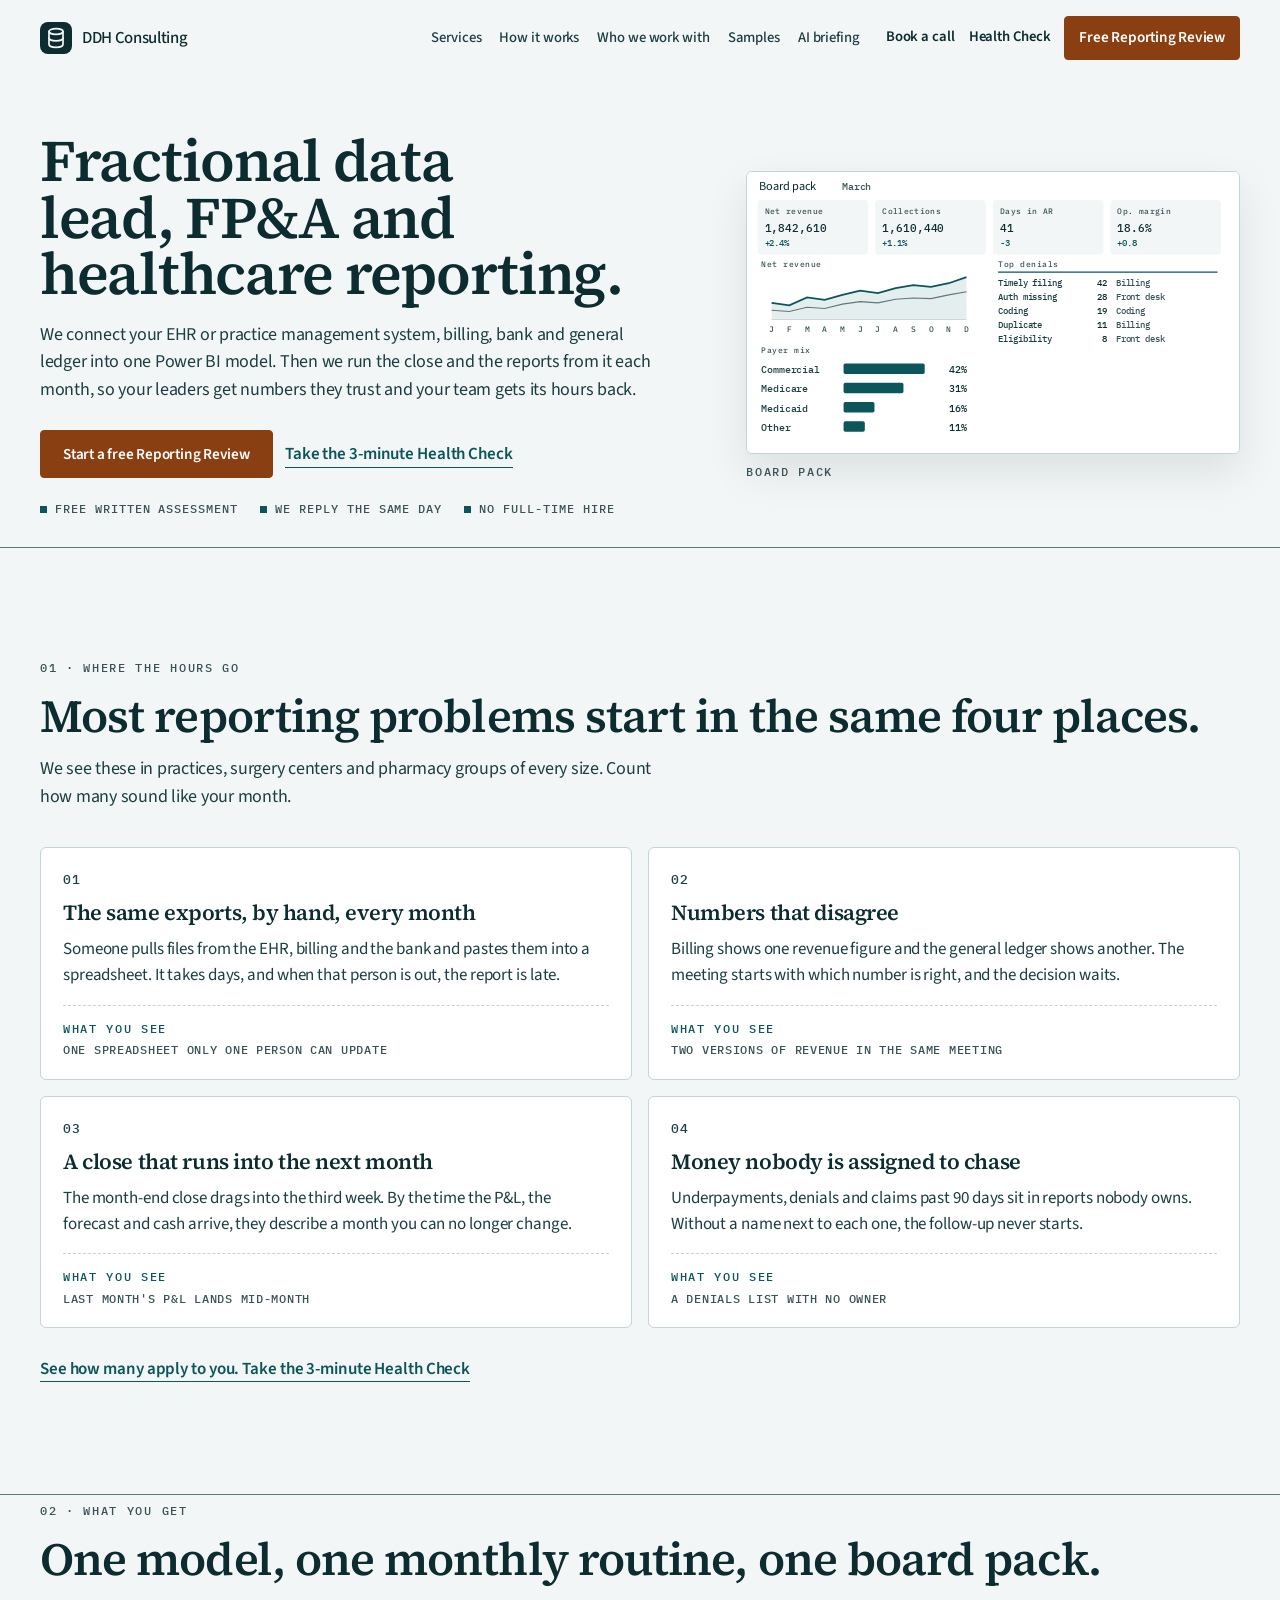
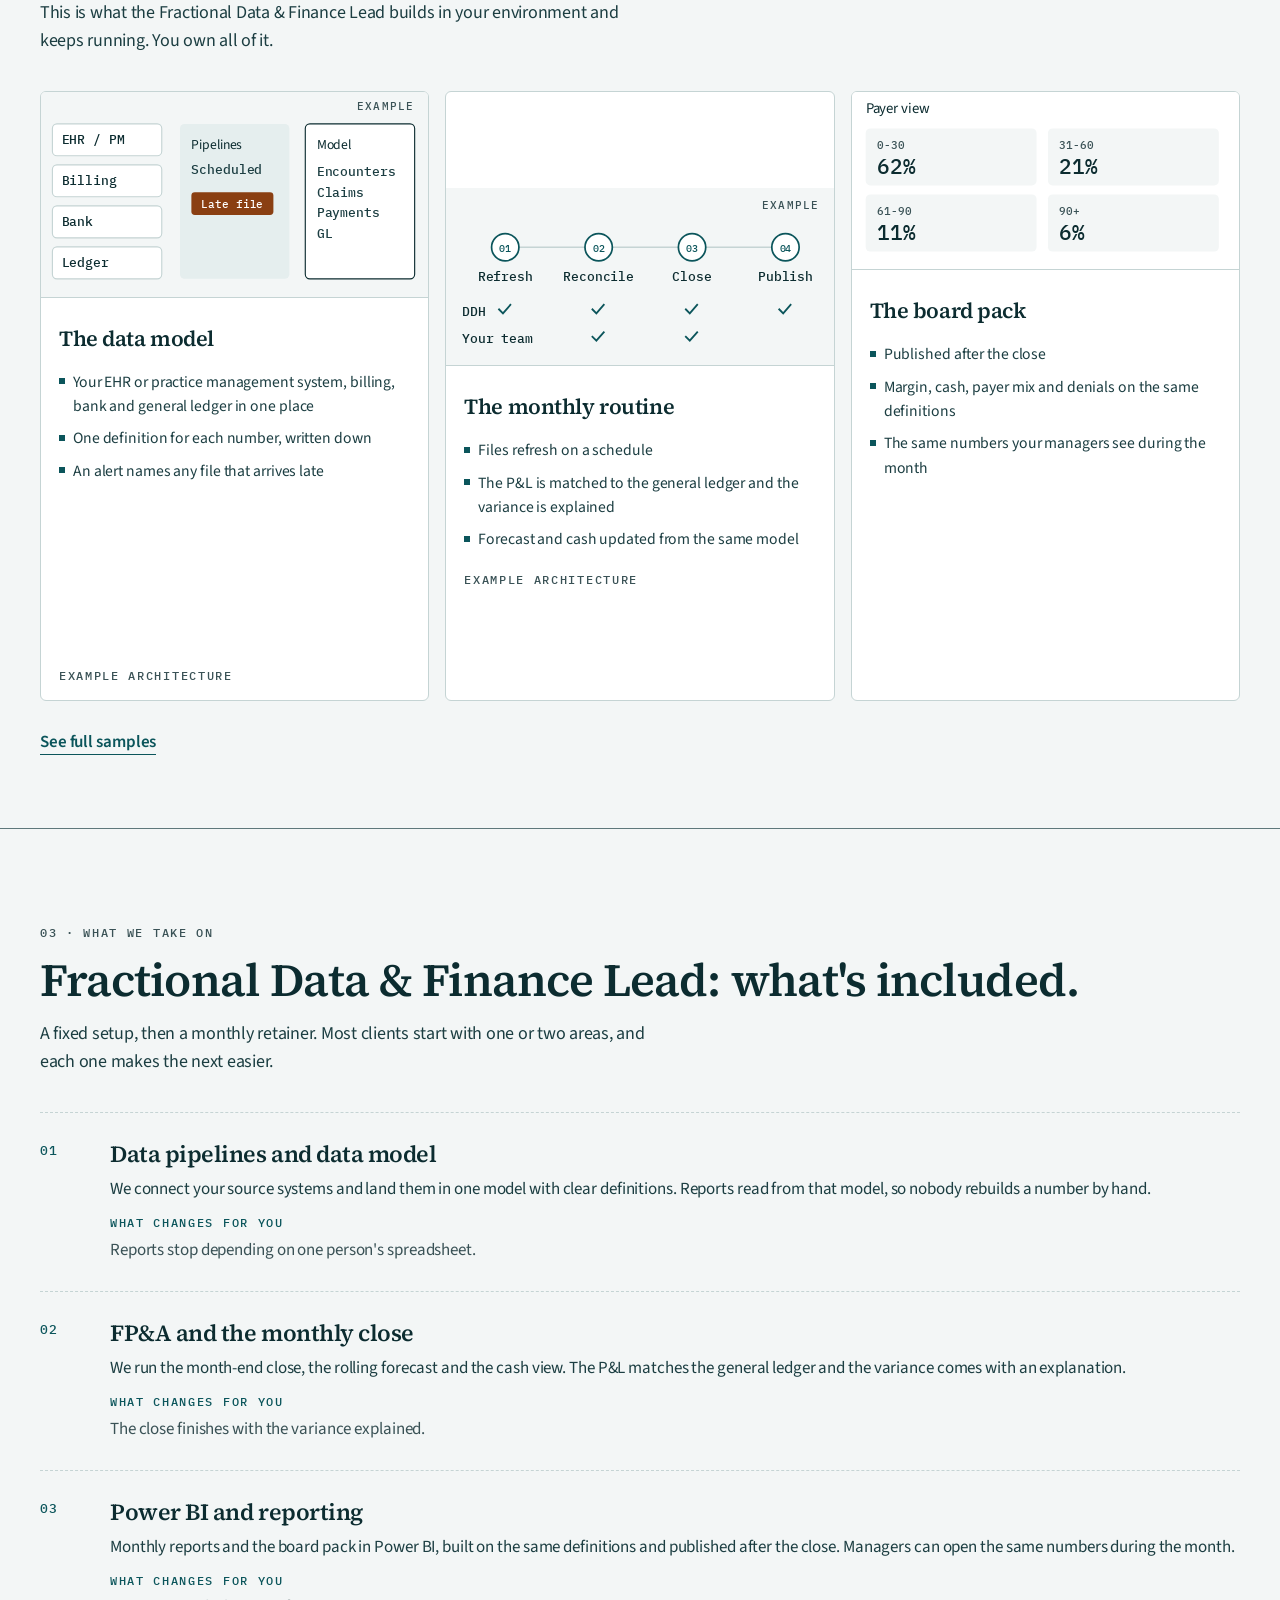
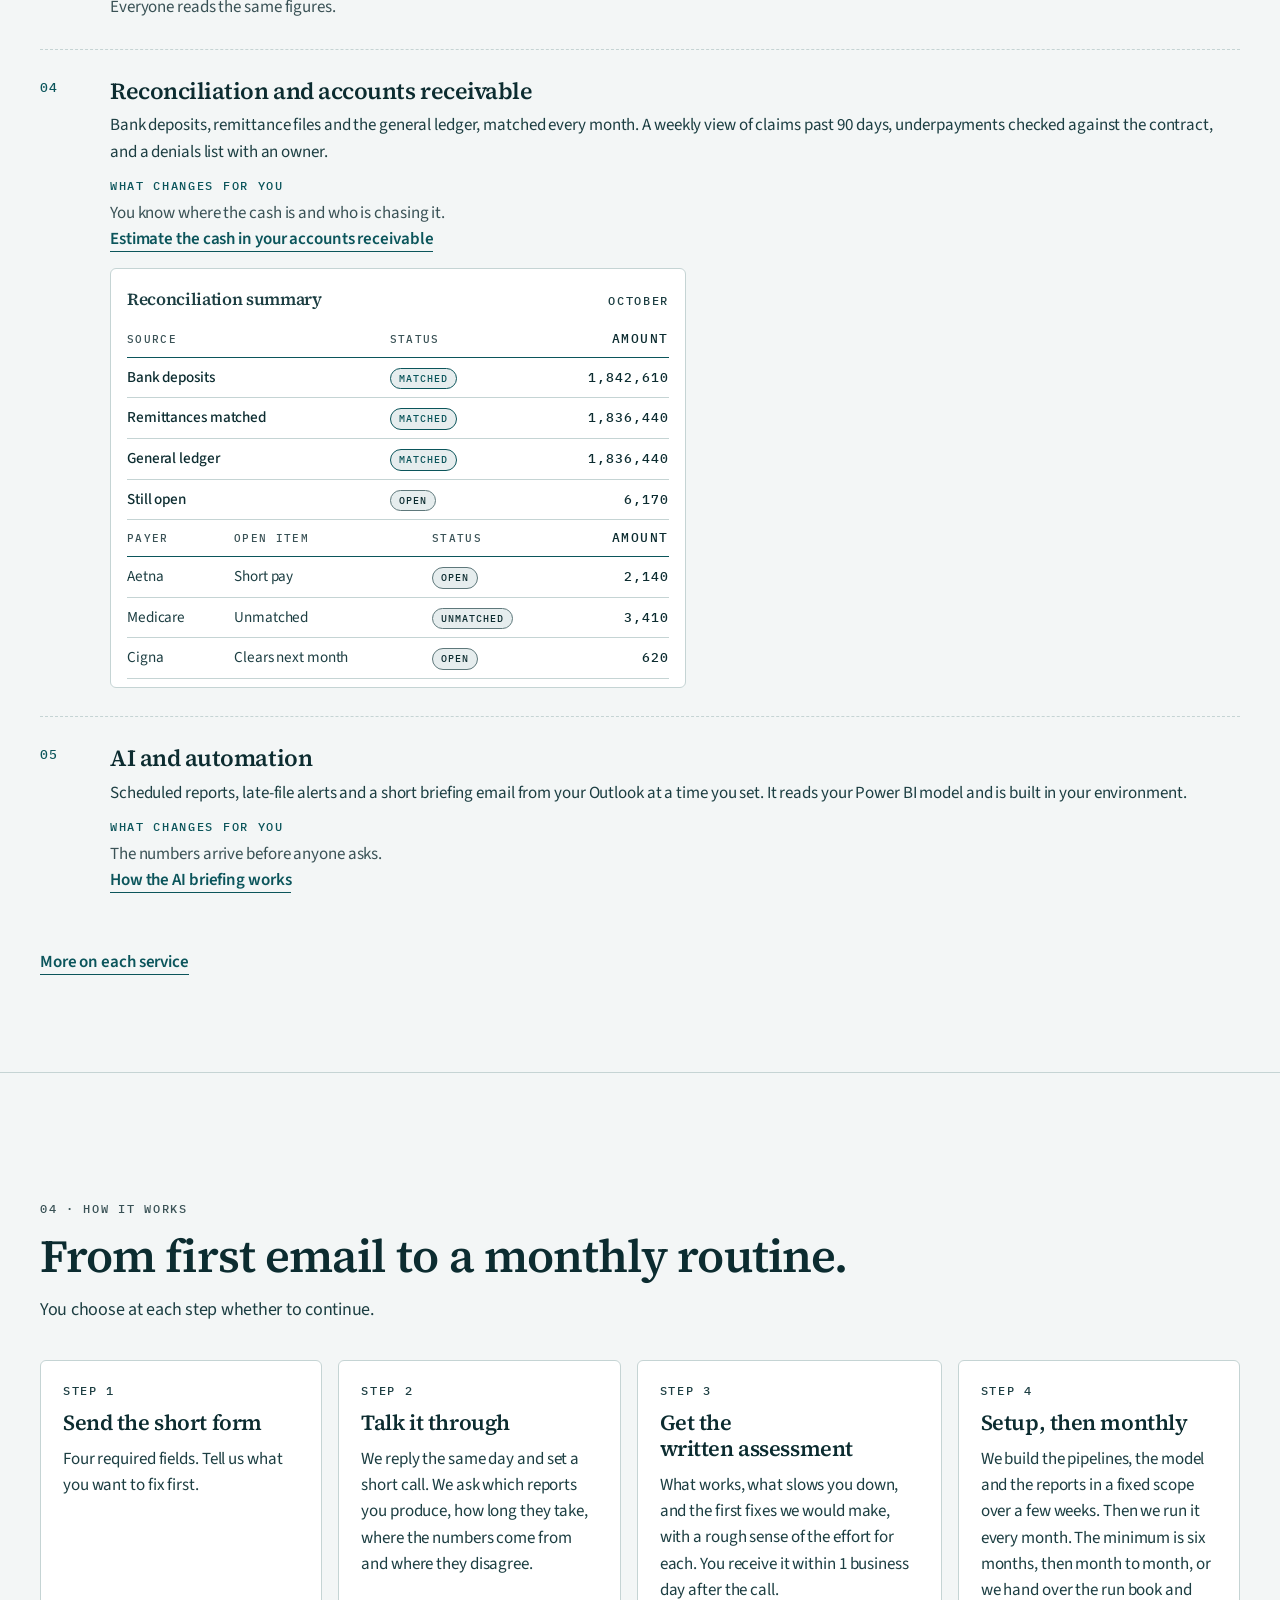
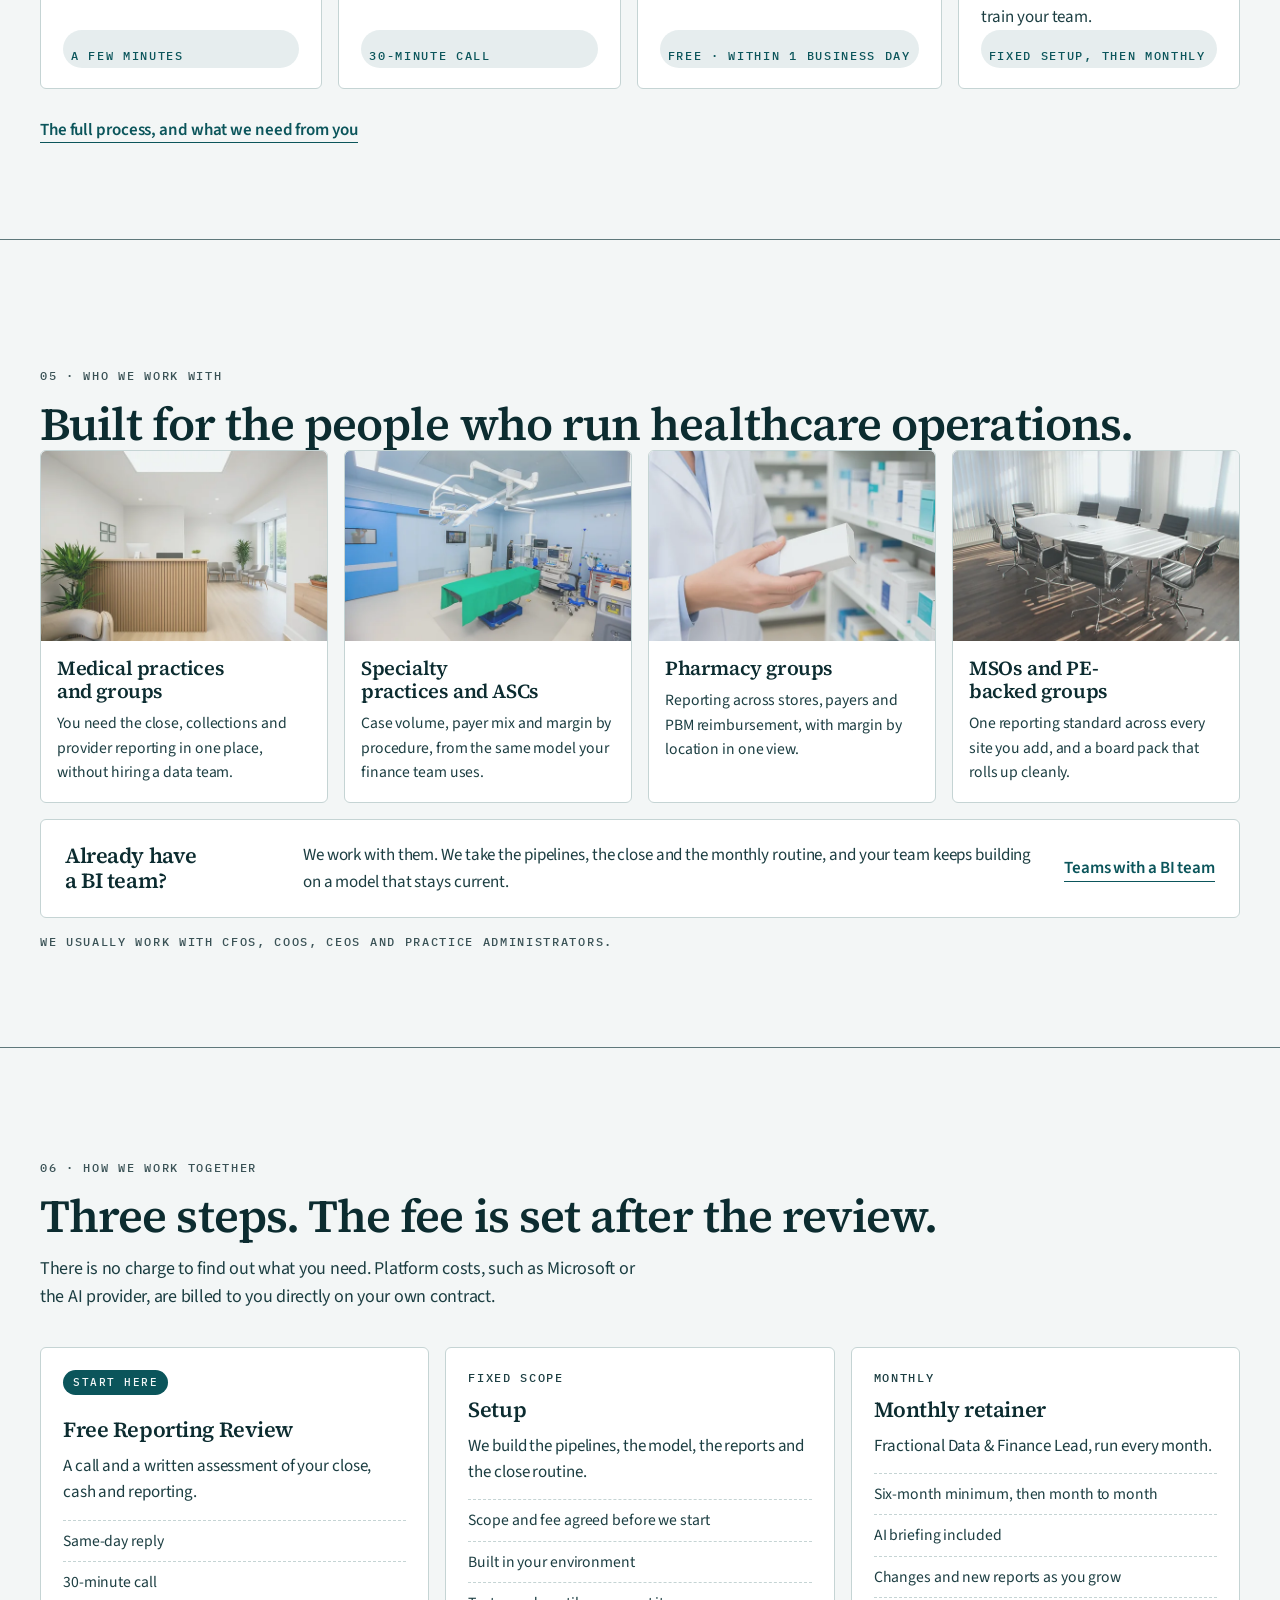
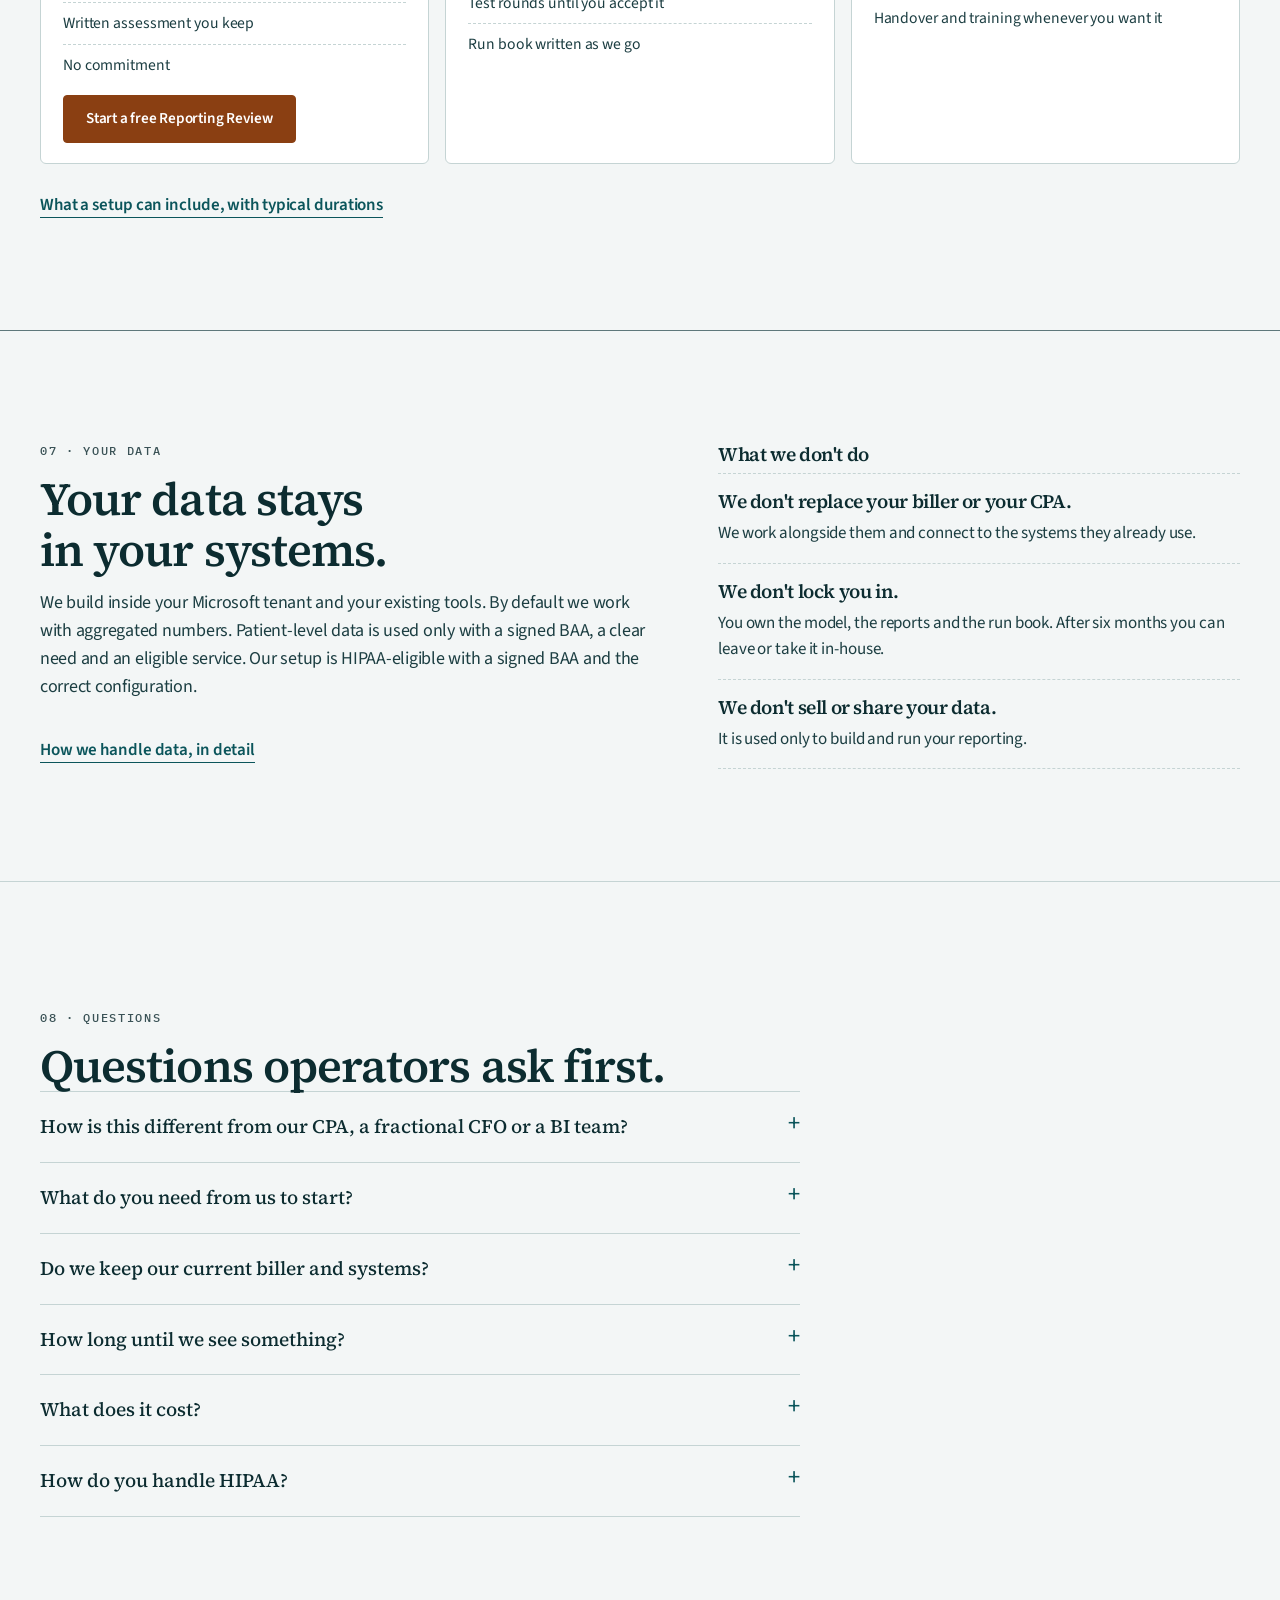
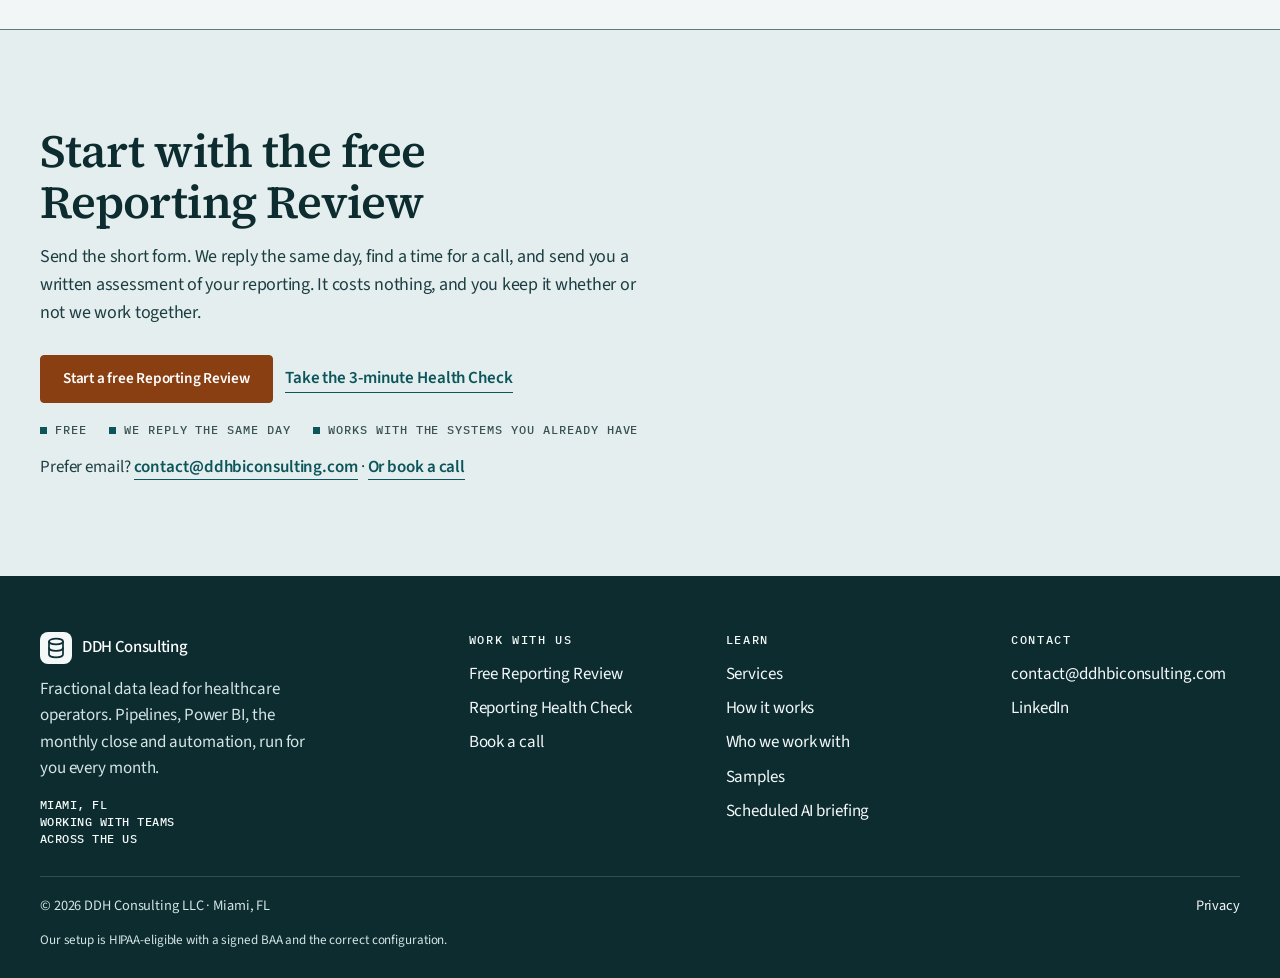
<file: index.html>
<!DOCTYPE html>
<html lang="en">
<head>
<meta charset="UTF-8">
<meta name="viewport" content="width=device-width, initial-scale=1.0">
<title>Fractional data lead for healthcare operators | DDH Consulting</title>
<meta name="description" content="We connect your EHR, billing, bank and general ledger into one Power BI model and run the close and reporting every month for practices, ASCs, pharmacy groups and MSOs. Free Reporting Review.">
<meta property="og:title" content="Fractional data lead for healthcare operators | DDH Consulting">
<meta property="og:description" content="We connect your EHR, billing, bank and general ledger into one Power BI model and run the close and reporting every month for practices, ASCs, pharmacy groups and MSOs. Free Reporting Review.">
<meta property="og:url" content="https://ddhbiconsulting.com/">
<meta property="og:type" content="website">
<meta property="og:image" content="https://ddhbiconsulting.com/social-card.png">
<meta property="og:image:width" content="1200">
<meta property="og:image:height" content="630">
<meta property="og:site_name" content="DDH Consulting">
<meta name="twitter:card" content="summary_large_image">
<meta name="twitter:title" content="Fractional data lead for healthcare operators | DDH Consulting">
<meta name="twitter:description" content="We connect your EHR, billing, bank and general ledger into one Power BI model and run the close and reporting every month for practices, ASCs, pharmacy groups and MSOs. Free Reporting Review.">
<meta name="twitter:image" content="https://ddhbiconsulting.com/social-card.png">
<link rel="canonical" href="https://ddhbiconsulting.com/">
<link rel="icon" href="/favicon.ico?v=7" sizes="48x48">
<link rel="icon" href="/favicon.svg?v=7" type="image/svg+xml">
<link rel="apple-touch-icon" href="/apple-touch-icon.png?v=7">
<link rel="manifest" href="/site.webmanifest?v=7">
<link rel="mask-icon" href="/mask-icon.svg?v=7" color="#0C2C30">
<meta name="theme-color" content="#0C2C30">
<link rel="preload" href="/fonts/source-sans-3-400.woff2" as="font" type="font/woff2" crossorigin>
<link rel="preload" href="/fonts/source-serif-4-600.woff2" as="font" type="font/woff2" crossorigin>
<link rel="preload" href="/fonts/ibm-plex-mono-500.woff2" as="font" type="font/woff2" crossorigin>
<link rel="stylesheet" href="/assets/site.css">
<link rel="stylesheet" href="/assets/rebuild.css">
<script>document.documentElement.classList.add("js");</script>
<script>
  window.dataLayer = window.dataLayer || [];
  function gtag(){dataLayer.push(arguments);}
  window.addEventListener("load", function () {
    var s = document.createElement("script");
    s.src = "https://www.googletagmanager.com/gtag/js?id=G-J5QVLV1G6C";
    s.async = true;
    s.onload = function () { gtag("js", new Date()); gtag("config", "G-J5QVLV1G6C"); };
    document.head.appendChild(s);
  });
</script>
<script type="application/ld+json">
{
  "@context": "https://schema.org",
  "@graph": [
    {
      "@type": "Organization",
      "@id": "https://ddhbiconsulting.com/#organization",
      "name": "DDH Consulting",
      "url": "https://ddhbiconsulting.com",
      "logo": "https://ddhbiconsulting.com/icon-512.png",
      "email": "contact@ddhbiconsulting.com",
      "sameAs": [
        "https://www.linkedin.com/company/ddhconsulting/"
      ],
      "address": {
        "@type": "PostalAddress",
        "addressLocality": "Miami",
        "addressRegion": "FL",
        "addressCountry": "US"
      }
    },
    {
      "@type": "WebSite",
      "@id": "https://ddhbiconsulting.com/#website",
      "url": "https://ddhbiconsulting.com",
      "name": "DDH Consulting",
      "publisher": {
        "@id": "https://ddhbiconsulting.com/#organization"
      }
    },
    {
      "@type": "ProfessionalService",
      "@id": "https://ddhbiconsulting.com/#service",
      "name": "DDH Consulting",
      "url": "https://ddhbiconsulting.com",
      "email": "contact@ddhbiconsulting.com",
      "areaServed": "US",
      "address": {
        "@type": "PostalAddress",
        "addressLocality": "Miami",
        "addressRegion": "FL",
        "addressCountry": "US"
      },
      "serviceType": [
        "Data pipelines and data model",
        "FP&A and the monthly close",
        "Power BI and reporting",
        "Reconciliation and accounts receivable",
        "AI and automation"
      ]
    },
    {
      "@type": "FAQPage",
      "mainEntity": [
        {
          "@type": "Question",
          "name": "How is this different from our CPA, a fractional CFO or a BI team?",
          "acceptedAnswer": {
            "@type": "Answer",
            "text": "Your CPA files taxes and closes the books after the fact. A generic fractional CFO advises on strategy but doesn't work in your data or analytics. A BI team builds dashboards and usually doesn't run the close. We connect the systems, keep the model current, and run the close and the reporting every month."
          }
        },
        {
          "@type": "Question",
          "name": "What do you need from us to start?",
          "acceptedAnswer": {
            "@type": "Answer",
            "text": "Access, with your team, to exports from the EHR or practice management system, billing, the bank and accounting, and one person on your side who owns the numbers with us. We confirm the list on the Reporting Review call."
          }
        },
        {
          "@type": "Question",
          "name": "Do we keep our current biller and systems?",
          "acceptedAnswer": {
            "@type": "Answer",
            "text": "Yes. We connect to the systems you already have, including your biller's reports."
          }
        },
        {
          "@type": "Question",
          "name": "How long until we see something?",
          "acceptedAnswer": {
            "@type": "Answer",
            "text": "You get the written assessment within 1 business day after the call. A setup usually takes a few weeks, and the first monthly reports come out of it before it ends."
          }
        },
        {
          "@type": "Question",
          "name": "What does it cost?",
          "acceptedAnswer": {
            "@type": "Answer",
            "text": "A fixed setup fee and a monthly fee, both set after the free review once we know the scope. Platform costs are billed to you directly."
          }
        },
        {
          "@type": "Question",
          "name": "How do you handle HIPAA?",
          "acceptedAnswer": {
            "@type": "Answer",
            "text": "We use aggregated numbers by default. Patient-level data is used only with a signed BAA, a clear need and an eligible service. The setup is HIPAA-eligible with a signed BAA and the correct configuration. The AI briefing page explains both delivery options."
          }
        }
      ]
    }
  ]
}
</script>
</head>
<body>
<a class="skip" href="#main">Skip to content</a>
<header class="site-header">
  <div class="wrap header-bar">
    <a class="brand" href="/" aria-label="DDH Consulting home">
      <svg viewBox="0 0 32 32" fill="none" aria-hidden="true">
        <rect width="32" height="32" rx="8" fill="#0C2C30"/>
        <g fill="none" stroke="#F4F8F8" stroke-width="1.7" stroke-linecap="round" stroke-linejoin="round">
          <ellipse cx="16" cy="9.5" rx="7" ry="2.8"/>
          <path d="M9 9.5 V22.5 c0 1.55 3.13 2.8 7 2.8 s7 -1.25 7 -2.8 V9.5"/>
          <path d="M9 16 c0 1.55 3.13 2.8 7 2.8 s7 -1.25 7 -2.8"/>
        </g>
      </svg>
      <span class="brand-name">DDH Consulting</span>
    </a>
    <nav class="nav-links" aria-label="Primary">
      <a href="/services.html">Services</a>
      <a href="/how-it-works.html">How it works</a>
      <a href="/who-we-work-with.html">Who we work with</a>
      <a href="/samples.html">Samples</a>
      <a href="/briefing.html">AI briefing</a>
    </nav>
    <div class="header-actions">
      <a class="header-book" href="https://calendly.com/pedroodahdah/30min" target="_blank" rel="noopener">Book a call</a>
      <a class="header-book header-health" href="/checkup.html">Health Check</a>
      <a class="btn btn-primary" href="/apply.html" aria-label="Free Reporting Review"><span class="cta-full">Free Reporting Review</span><span class="cta-short">Free review</span></a>
    </div>
    <button class="menu-btn" type="button" aria-expanded="false" aria-controls="menu-panel">Menu</button>
  </div>
  <div id="menu-panel" class="menu-panel" hidden>
    <a href="/services.html">Services</a>
    <a href="/how-it-works.html">How it works</a>
    <a href="/who-we-work-with.html">Who we work with</a>
    <a href="/samples.html">Samples</a>
    <a href="/briefing.html">AI briefing</a>
    <a href="https://calendly.com/pedroodahdah/30min" target="_blank" rel="noopener">Book a call</a>
    <a href="/checkup.html">Health Check</a>
    <a class="btn btn-primary" href="/apply.html">Free Reporting Review</a>
  </div>
</header>
<main id="main">

<section class="hero" id="top">
  <div class="wrap hero-grid">
    <div>
      <h1>Fractional data lead, FP&amp;A and healthcare reporting.</h1>
      <p class="lede">We connect your EHR or practice management system, billing, bank and general ledger into one Power BI model. Then we run the close and the reports from it each month, so your leaders get numbers they trust and your team gets its hours back.</p>
      <div class="cta-row">
        <a class="btn btn-primary" href="/apply.html">Start a free Reporting Review</a>
        <a class="text-link" href="/checkup.html">Take the 3-minute Health Check</a>
      </div>
      <ul class="ticks">
        <li>Free written assessment</li>
        <li>We reply the same day</li>
        <li>No full-time hire</li>
      </ul>
    </div>
    <figure class="hero-mock">
      <div class="hero-frame diagram"><svg viewBox="0 0 560 320" role="img" aria-labelledby="board-hero-title">
<title id="board-hero-title">Board pack summary page</title>
<rect width="560" height="320" fill="#FFFFFF"/>
<text x="14" y="20" text-anchor="start" fill="#0C2C30" font-family="Source Serif 4, Palatino, serif" font-size="14" >Board pack</text>
<text x="108" y="20" text-anchor="start" fill="#3A5256" font-family="IBM Plex Mono, ui-monospace, monospace" font-size="11" >March</text>
<rect x="12" y="32" width="126" height="62" rx="4" fill="#F3F6F6"/>
<text x="20" y="48" text-anchor="start" fill="#3A5256" font-family="IBM Plex Mono, ui-monospace, monospace" font-size="9" letter-spacing="0.4">Net revenue</text>
<text x="20" y="68" text-anchor="start" fill="#0C2C30" font-family="IBM Plex Mono, ui-monospace, monospace" font-size="13" >1,842,610</text>
<text x="20" y="84" text-anchor="start" fill="#0B555B" font-family="IBM Plex Mono, ui-monospace, monospace" font-size="10" >+2.4%</text>
<rect x="146" y="32" width="126" height="62" rx="4" fill="#F3F6F6"/>
<text x="154" y="48" text-anchor="start" fill="#3A5256" font-family="IBM Plex Mono, ui-monospace, monospace" font-size="9" letter-spacing="0.4">Collections</text>
<text x="154" y="68" text-anchor="start" fill="#0C2C30" font-family="IBM Plex Mono, ui-monospace, monospace" font-size="13" >1,610,440</text>
<text x="154" y="84" text-anchor="start" fill="#0B555B" font-family="IBM Plex Mono, ui-monospace, monospace" font-size="10" >+1.1%</text>
<rect x="280" y="32" width="126" height="62" rx="4" fill="#F3F6F6"/>
<text x="288" y="48" text-anchor="start" fill="#3A5256" font-family="IBM Plex Mono, ui-monospace, monospace" font-size="9" letter-spacing="0.4">Days in AR</text>
<text x="288" y="68" text-anchor="start" fill="#0C2C30" font-family="IBM Plex Mono, ui-monospace, monospace" font-size="13" >41</text>
<text x="288" y="84" text-anchor="start" fill="#0B555B" font-family="IBM Plex Mono, ui-monospace, monospace" font-size="10" >-3</text>
<rect x="414" y="32" width="126" height="62" rx="4" fill="#F3F6F6"/>
<text x="422" y="48" text-anchor="start" fill="#3A5256" font-family="IBM Plex Mono, ui-monospace, monospace" font-size="9" letter-spacing="0.4">Op. margin</text>
<text x="422" y="68" text-anchor="start" fill="#0C2C30" font-family="IBM Plex Mono, ui-monospace, monospace" font-size="13" >18.6%</text>
<text x="422" y="84" text-anchor="start" fill="#0B555B" font-family="IBM Plex Mono, ui-monospace, monospace" font-size="10" >+0.8</text>
<text x="16" y="108" text-anchor="start" fill="#3A5256" font-family="IBM Plex Mono, ui-monospace, monospace" font-size="9" letter-spacing="0.6">Net revenue</text>
<polygon points="28.0,149.1 48.2,151.9 68.4,142.8 88.5,145.6 108.7,140.0 128.9,135.1 149.1,137.9 169.3,132.3 189.5,128.8 209.6,130.9 229.8,126.7 250.0,119.7 250.0,168 28.0,168" fill="#E5EEEE"/>
<polyline points="28.0,157.5 48.2,158.9 68.4,154.0 88.5,155.4 108.7,150.5 128.9,147.7 149.1,149.1 169.3,144.9 189.5,143.5 209.6,144.2 229.8,140.0 250.0,136.5" fill="none" stroke="#5E787B" stroke-width="1.25"/>
<polyline points="28.0,149.1 48.2,151.9 68.4,142.8 88.5,145.6 108.7,140.0 128.9,135.1 149.1,137.9 169.3,132.3 189.5,128.8 209.6,130.9 229.8,126.7 250.0,119.7" fill="none" stroke="#0B555B" stroke-width="2"/>
<line x1="28" y1="168" x2="250" y2="168" stroke="#C5D4D4"/>
<text x="28.0" y="182" text-anchor="middle" fill="#3A5256" font-family="IBM Plex Mono, ui-monospace, monospace" font-size="9" >J</text><text x="48.18181818181819" y="182" text-anchor="middle" fill="#3A5256" font-family="IBM Plex Mono, ui-monospace, monospace" font-size="9" >F</text><text x="68.36363636363637" y="182" text-anchor="middle" fill="#3A5256" font-family="IBM Plex Mono, ui-monospace, monospace" font-size="9" >M</text><text x="88.54545454545455" y="182" text-anchor="middle" fill="#3A5256" font-family="IBM Plex Mono, ui-monospace, monospace" font-size="9" >A</text><text x="108.72727272727273" y="182" text-anchor="middle" fill="#3A5256" font-family="IBM Plex Mono, ui-monospace, monospace" font-size="9" >M</text><text x="128.9090909090909" y="182" text-anchor="middle" fill="#3A5256" font-family="IBM Plex Mono, ui-monospace, monospace" font-size="9" >J</text><text x="149.0909090909091" y="182" text-anchor="middle" fill="#3A5256" font-family="IBM Plex Mono, ui-monospace, monospace" font-size="9" >J</text><text x="169.27272727272728" y="182" text-anchor="middle" fill="#3A5256" font-family="IBM Plex Mono, ui-monospace, monospace" font-size="9" >A</text><text x="189.45454545454547" y="182" text-anchor="middle" fill="#3A5256" font-family="IBM Plex Mono, ui-monospace, monospace" font-size="9" >S</text><text x="209.63636363636363" y="182" text-anchor="middle" fill="#3A5256" font-family="IBM Plex Mono, ui-monospace, monospace" font-size="9" >O</text><text x="229.8181818181818" y="182" text-anchor="middle" fill="#3A5256" font-family="IBM Plex Mono, ui-monospace, monospace" font-size="9" >N</text><text x="250.0" y="182" text-anchor="middle" fill="#3A5256" font-family="IBM Plex Mono, ui-monospace, monospace" font-size="9" >D</text>
<text x="16" y="206" text-anchor="start" fill="#3A5256" font-family="IBM Plex Mono, ui-monospace, monospace" font-size="9" letter-spacing="0.6">Payer mix</text>
<text x="16" y="229" text-anchor="start" fill="#1C3E42" font-family="IBM Plex Mono, ui-monospace, monospace" font-size="11" >Commercial</text>
<rect x="110" y="218" width="92.4" height="12" rx="2" fill="#0B555B"/>
<text x="250" y="229" text-anchor="end" fill="#0C2C30" font-family="IBM Plex Mono, ui-monospace, monospace" font-size="11" >42%</text>
<text x="16" y="251" text-anchor="start" fill="#1C3E42" font-family="IBM Plex Mono, ui-monospace, monospace" font-size="11" >Medicare</text>
<rect x="110" y="240" width="68.2" height="12" rx="2" fill="#0B555B"/>
<text x="250" y="251" text-anchor="end" fill="#0C2C30" font-family="IBM Plex Mono, ui-monospace, monospace" font-size="11" >31%</text>
<text x="16" y="273" text-anchor="start" fill="#1C3E42" font-family="IBM Plex Mono, ui-monospace, monospace" font-size="11" >Medicaid</text>
<rect x="110" y="262" width="35.2" height="12" rx="2" fill="#0B555B"/>
<text x="250" y="273" text-anchor="end" fill="#0C2C30" font-family="IBM Plex Mono, ui-monospace, monospace" font-size="11" >16%</text>
<text x="16" y="295" text-anchor="start" fill="#1C3E42" font-family="IBM Plex Mono, ui-monospace, monospace" font-size="11" >Other</text>
<rect x="110" y="284" width="24.200000000000003" height="12" rx="2" fill="#0B555B"/>
<text x="250" y="295" text-anchor="end" fill="#0C2C30" font-family="IBM Plex Mono, ui-monospace, monospace" font-size="11" >11%</text>
<text x="286" y="108" text-anchor="start" fill="#3A5256" font-family="IBM Plex Mono, ui-monospace, monospace" font-size="9" letter-spacing="0.6">Top denials</text>
<line x1="286" y1="114" x2="536" y2="114" stroke="#0B555B" stroke-width="1.5"/>
<text x="286" y="130" text-anchor="start" fill="#1C3E42" font-family="IBM Plex Mono, ui-monospace, monospace" font-size="10" >Timely filing</text>
<text x="410" y="130" text-anchor="end" fill="#0C2C30" font-family="IBM Plex Mono, ui-monospace, monospace" font-size="10" >42</text>
<text x="420" y="130" text-anchor="start" fill="#3A5256" font-family="IBM Plex Mono, ui-monospace, monospace" font-size="10" >Billing</text>
<text x="286" y="146" text-anchor="start" fill="#1C3E42" font-family="IBM Plex Mono, ui-monospace, monospace" font-size="10" >Auth missing</text>
<text x="410" y="146" text-anchor="end" fill="#0C2C30" font-family="IBM Plex Mono, ui-monospace, monospace" font-size="10" >28</text>
<text x="420" y="146" text-anchor="start" fill="#3A5256" font-family="IBM Plex Mono, ui-monospace, monospace" font-size="10" >Front desk</text>
<text x="286" y="162" text-anchor="start" fill="#1C3E42" font-family="IBM Plex Mono, ui-monospace, monospace" font-size="10" >Coding</text>
<text x="410" y="162" text-anchor="end" fill="#0C2C30" font-family="IBM Plex Mono, ui-monospace, monospace" font-size="10" >19</text>
<text x="420" y="162" text-anchor="start" fill="#3A5256" font-family="IBM Plex Mono, ui-monospace, monospace" font-size="10" >Coding</text>
<text x="286" y="178" text-anchor="start" fill="#1C3E42" font-family="IBM Plex Mono, ui-monospace, monospace" font-size="10" >Duplicate</text>
<text x="410" y="178" text-anchor="end" fill="#0C2C30" font-family="IBM Plex Mono, ui-monospace, monospace" font-size="10" >11</text>
<text x="420" y="178" text-anchor="start" fill="#3A5256" font-family="IBM Plex Mono, ui-monospace, monospace" font-size="10" >Billing</text>
<text x="286" y="194" text-anchor="start" fill="#1C3E42" font-family="IBM Plex Mono, ui-monospace, monospace" font-size="10" >Eligibility</text>
<text x="410" y="194" text-anchor="end" fill="#0C2C30" font-family="IBM Plex Mono, ui-monospace, monospace" font-size="10" >8</text>
<text x="420" y="194" text-anchor="start" fill="#3A5256" font-family="IBM Plex Mono, ui-monospace, monospace" font-size="10" >Front desk</text>
</svg></div>
      <figcaption class="label">Board pack</figcaption>
    </figure>
  </div>
</section>
<section class="section" id="problem">
  <div class="wrap">
    <p class="eyebrow">01 · Where the hours go</p>
    <h2>Most reporting problems start in the same four places.</h2>
    <p class="lede">We see these in practices, surgery centers and pharmacy groups of every size. Count how many sound like your month.</p>
    <div class="prob-grid"><article class="card prob">
        <p class="num">01</p>
        <h3>The same exports, by hand, every month</h3>
        <p>Someone pulls files from the EHR, billing and the bank and pastes them into a spreadsheet. It takes days, and when that person is out, the report is late.</p>
        <p class="see"><span>What you see</span> One spreadsheet only one person can update</p>
      </article><article class="card prob">
        <p class="num">02</p>
        <h3>Numbers that disagree</h3>
        <p>Billing shows one revenue figure and the general ledger shows another. The meeting starts with which number is right, and the decision waits.</p>
        <p class="see"><span>What you see</span> Two versions of revenue in the same meeting</p>
      </article><article class="card prob">
        <p class="num">03</p>
        <h3>A close that runs into the next month</h3>
        <p>The month-end close drags into the third week. By the time the P&amp;L, the forecast and cash arrive, they describe a month you can no longer change.</p>
        <p class="see"><span>What you see</span> Last month's P&amp;L lands mid-month</p>
      </article><article class="card prob">
        <p class="num">04</p>
        <h3>Money nobody is assigned to chase</h3>
        <p>Underpayments, denials and claims past 90 days sit in reports nobody owns. Without a name next to each one, the follow-up never starts.</p>
        <p class="see"><span>What you see</span> A denials list with no owner</p>
      </article></div>
    <p class="section-link"><a class="text-link" href="/checkup.html">See how many apply to you. Take the 3-minute Health Check</a></p>
  </div>
</section>
<section class="section" id="build">
  <div class="wrap">
    <p class="eyebrow">02 · What you get</p>
    <h2>One model, one monthly routine, one board pack.</h2>
    <p class="lede">This is what the Fractional Data &amp; Finance Lead builds in your environment and keeps running. You own all of it.</p>
    <div class="panel-grid">
      <a class="card panel" href="/samples.html#model">
        <div class="diagram"><svg viewBox="0 0 340 180" role="img" aria-labelledby="card-pipe-title">
<title id="card-pipe-title">Example architecture from sources to a model.</title>
<rect width="340" height="180" fill="#F3F6F6"/>
<text x="328" y="16" text-anchor="end" fill="#3A5256" font-family="IBM Plex Mono, ui-monospace, monospace" font-size="10" letter-spacing="1.1">EXAMPLE</text>
<rect x="10" y="28" width="96" height="28" rx="4" fill="#FFFFFF" stroke="#C5D4D4"/>
<text x="18" y="46" text-anchor="start" fill="#0C2C30" font-family="IBM Plex Mono, ui-monospace, monospace" font-size="11" >EHR / PM</text>
<rect x="10" y="64" width="96" height="28" rx="4" fill="#FFFFFF" stroke="#C5D4D4"/>
<text x="18" y="82" text-anchor="start" fill="#0C2C30" font-family="IBM Plex Mono, ui-monospace, monospace" font-size="11" >Billing</text>
<rect x="10" y="100" width="96" height="28" rx="4" fill="#FFFFFF" stroke="#C5D4D4"/>
<text x="18" y="118" text-anchor="start" fill="#0C2C30" font-family="IBM Plex Mono, ui-monospace, monospace" font-size="11" >Bank</text>
<rect x="10" y="136" width="96" height="28" rx="4" fill="#FFFFFF" stroke="#C5D4D4"/>
<text x="18" y="154" text-anchor="start" fill="#0C2C30" font-family="IBM Plex Mono, ui-monospace, monospace" font-size="11" >Ledger</text>
<rect x="122" y="28" width="96" height="136" rx="4" fill="#E5EEEE"/>
<text x="132" y="50" text-anchor="start" fill="#0C2C30" font-family="Source Serif 4, Palatino, serif" font-size="12" >Pipelines</text>
<text x="132" y="72" text-anchor="start" fill="#1C3E42" font-family="IBM Plex Mono, ui-monospace, monospace" font-size="11" >Scheduled</text>
<rect x="132" y="88" width="72" height="20" rx="3" fill="#8A3F12"/>
<text x="168" y="102" text-anchor="middle" fill="#FFFFFF" font-family="IBM Plex Mono, ui-monospace, monospace" font-size="10" >Late file</text>
<rect x="232" y="28" width="96" height="136" rx="4" fill="#FFFFFF" stroke="#0C2C30"/>
<text x="242" y="50" text-anchor="start" fill="#0C2C30" font-family="Source Serif 4, Palatino, serif" font-size="12" >Model</text>
<text x="242" y="74" text-anchor="start" fill="#1C3E42" font-family="IBM Plex Mono, ui-monospace, monospace" font-size="11" >Encounters</text>
<text x="242" y="92" text-anchor="start" fill="#1C3E42" font-family="IBM Plex Mono, ui-monospace, monospace" font-size="11" >Claims</text>
<text x="242" y="110" text-anchor="start" fill="#1C3E42" font-family="IBM Plex Mono, ui-monospace, monospace" font-size="11" >Payments</text>
<text x="242" y="128" text-anchor="start" fill="#1C3E42" font-family="IBM Plex Mono, ui-monospace, monospace" font-size="11" >GL</text>
</svg></div>
        <div class="panel-body">
          <h3>The data model</h3>
          <ul>
            <li>Your EHR or practice management system, billing, bank and general ledger in one place</li>
            <li>One definition for each number, written down</li>
            <li>An alert names any file that arrives late</li>
          </ul>
          <p class="label">Example architecture</p>
        </div>
      </a>
      <a class="card panel" id="monthly" href="/samples.html#workflow">
        <div class="diagram"><svg viewBox="0 0 340 156" role="img" aria-labelledby="card-routine-title">
<title id="card-routine-title">Example architecture of the monthly routine, in step order.</title>
<rect width="340" height="156" fill="#F3F6F6"/>
<text x="328" y="18" text-anchor="end" fill="#3A5256" font-family="IBM Plex Mono, ui-monospace, monospace" font-size="10" letter-spacing="1.1">EXAMPLE</text>
<line x1="52" y1="52" x2="300" y2="52" stroke="#C5D4D4" stroke-width="1.5"/>
<circle cx="52" cy="52" r="12" fill="#FFFFFF" stroke="#0B555B" stroke-width="1.5"/>
<text x="52" y="56" text-anchor="middle" fill="#0B555B" font-family="IBM Plex Mono, ui-monospace, monospace" font-size="9" >01</text>
<text x="52" y="82" text-anchor="middle" fill="#0C2C30" font-family="IBM Plex Mono, ui-monospace, monospace" font-size="11" >Refresh</text>
<circle cx="134" cy="52" r="12" fill="#FFFFFF" stroke="#0B555B" stroke-width="1.5"/>
<text x="134" y="56" text-anchor="middle" fill="#0B555B" font-family="IBM Plex Mono, ui-monospace, monospace" font-size="9" >02</text>
<text x="134" y="82" text-anchor="middle" fill="#0C2C30" font-family="IBM Plex Mono, ui-monospace, monospace" font-size="11" >Reconcile</text>
<circle cx="216" cy="52" r="12" fill="#FFFFFF" stroke="#0B555B" stroke-width="1.5"/>
<text x="216" y="56" text-anchor="middle" fill="#0B555B" font-family="IBM Plex Mono, ui-monospace, monospace" font-size="9" >03</text>
<text x="216" y="82" text-anchor="middle" fill="#0C2C30" font-family="IBM Plex Mono, ui-monospace, monospace" font-size="11" >Close</text>
<circle cx="298" cy="52" r="12" fill="#FFFFFF" stroke="#0B555B" stroke-width="1.5"/>
<text x="298" y="56" text-anchor="middle" fill="#0B555B" font-family="IBM Plex Mono, ui-monospace, monospace" font-size="9" >04</text>
<text x="298" y="82" text-anchor="middle" fill="#0C2C30" font-family="IBM Plex Mono, ui-monospace, monospace" font-size="11" >Publish</text>
<text x="14" y="112" text-anchor="start" fill="#0C2C30" font-family="IBM Plex Mono, ui-monospace, monospace" font-size="11" >DDH</text>
<text x="14" y="136" text-anchor="start" fill="#0C2C30" font-family="IBM Plex Mono, ui-monospace, monospace" font-size="11" >Your team</text>
<path d="M46 106 l4 4 l7 -8" fill="none" stroke="#0B555B" stroke-width="1.6"/>
<path d="M128 106 l4 4 l7 -8" fill="none" stroke="#0B555B" stroke-width="1.6"/>
<path d="M210 106 l4 4 l7 -8" fill="none" stroke="#0B555B" stroke-width="1.6"/>
<path d="M292 106 l4 4 l7 -8" fill="none" stroke="#0B555B" stroke-width="1.6"/>
<path d="M128 130 l4 4 l7 -8" fill="none" stroke="#0B555B" stroke-width="1.6"/>
<path d="M210 130 l4 4 l7 -8" fill="none" stroke="#0B555B" stroke-width="1.6"/>
</svg></div>
        <div class="panel-body">
          <h3>The monthly routine</h3>
          <ul>
            <li>Files refresh on a schedule</li>
            <li>The P&amp;L is matched to the general ledger and the variance is explained</li>
            <li>Forecast and cash updated from the same model</li>
          </ul>
          <p class="label">Example architecture</p>
        </div>
      </a>
      <a class="card panel" href="/samples.html#board-pack">
        <div class="diagram"><svg viewBox="0 0 340 156" role="img" aria-labelledby="card-payer-title">
<title id="card-payer-title">Board pack payer view</title>
<rect width="340" height="156" fill="#FFFFFF"/>
<text x="12" y="18" text-anchor="start" fill="#0C2C30" font-family="Source Serif 4, Palatino, serif" font-size="13" >Payer view</text>
<rect x="12" y="32" width="150" height="50" rx="4" fill="#F3F6F6"/>
<text x="22" y="50" text-anchor="start" fill="#3A5256" font-family="IBM Plex Mono, ui-monospace, monospace" font-size="10" >0-30</text>
<text x="22" y="72" text-anchor="start" fill="#0C2C30" font-family="IBM Plex Mono, ui-monospace, monospace" font-size="18" >62%</text>
<rect x="172" y="32" width="150" height="50" rx="4" fill="#F3F6F6"/>
<text x="182" y="50" text-anchor="start" fill="#3A5256" font-family="IBM Plex Mono, ui-monospace, monospace" font-size="10" >31-60</text>
<text x="182" y="72" text-anchor="start" fill="#0C2C30" font-family="IBM Plex Mono, ui-monospace, monospace" font-size="18" >21%</text>
<rect x="12" y="90" width="150" height="50" rx="4" fill="#F3F6F6"/>
<text x="22" y="108" text-anchor="start" fill="#3A5256" font-family="IBM Plex Mono, ui-monospace, monospace" font-size="10" >61-90</text>
<text x="22" y="130" text-anchor="start" fill="#0C2C30" font-family="IBM Plex Mono, ui-monospace, monospace" font-size="18" >11%</text>
<rect x="172" y="90" width="150" height="50" rx="4" fill="#F3F6F6"/>
<text x="182" y="108" text-anchor="start" fill="#3A5256" font-family="IBM Plex Mono, ui-monospace, monospace" font-size="10" >90+</text>
<text x="182" y="130" text-anchor="start" fill="#0C2C30" font-family="IBM Plex Mono, ui-monospace, monospace" font-size="18" >6%</text>
</svg></div>
        <div class="panel-body">
          <h3>The board pack</h3>
          <ul>
            <li>Published after the close</li>
            <li>Margin, cash, payer mix and denials on the same definitions</li>
            <li>The same numbers your managers see during the month</li>
          </ul>
        </div>
      </a>
    </div>
    <p class="section-link"><a class="text-link" href="/samples.html">See full samples</a></p>
  </div>
</section>
<section class="section" id="services">
  <div class="wrap">
    <p class="eyebrow">03 · What we take on</p>
    <h2>Fractional Data &amp; Finance Lead: what's included.</h2>
    <p class="lede">A fixed setup, then a monthly retainer. Most clients start with one or two areas, and each one makes the next easier.</p>
    <article class="svc-row">
        <p class="num">01</p>
        <div class="svc-copy">
          <h3>Data pipelines and data model</h3>
          <p>We connect your source systems and land them in one model with clear definitions. Reports read from that model, so nobody rebuilds a number by hand.</p>
          <p class="change"><strong>What changes for you</strong> Reports stop depending on one person's spreadsheet.</p>
          
        </div>
      </article><article class="svc-row">
        <p class="num">02</p>
        <div class="svc-copy">
          <h3>FP&amp;A and the monthly close</h3>
          <p>We run the month-end close, the rolling forecast and the cash view. The P&amp;L matches the general ledger and the variance comes with an explanation.</p>
          <p class="change"><strong>What changes for you</strong> The close finishes with the variance explained.</p>
          
        </div>
      </article><article class="svc-row">
        <p class="num">03</p>
        <div class="svc-copy">
          <h3>Power BI and reporting</h3>
          <p>Monthly reports and the board pack in Power BI, built on the same definitions and published after the close. Managers can open the same numbers during the month.</p>
          <p class="change"><strong>What changes for you</strong> Everyone reads the same figures.</p>
          
        </div>
      </article><article class="svc-row">
        <p class="num">04</p>
        <div class="svc-copy">
          <h3>Reconciliation and accounts receivable</h3>
          <p>Bank deposits, remittance files and the general ledger, matched every month. A weekly view of claims past 90 days, underpayments checked against the contract, and a denials list with an owner.</p>
          <p class="change"><strong>What changes for you</strong> You know where the cash is and who is chasing it.</p>
          <p><a class="text-link" href="/checkup.html#estimate">Estimate the cash in your accounts receivable</a></p><figure class="recon-figure">
  <div class="recon">
    <div class="recon-head">
      <p class="recon-title">Reconciliation summary</p>
      <p class="label">October</p>
    </div>
    <table>
      <thead>
        <tr><th scope="col">Source</th><th scope="col">Status</th><th scope="col" class="num">Amount</th></tr>
      </thead>
      <tbody>
        <tr><th scope="row">Bank deposits</th><td><span class="pill">Matched</span></td><td class="num">1,842,610</td></tr>
        <tr><th scope="row">Remittances matched</th><td><span class="pill">Matched</span></td><td class="num">1,836,440</td></tr>
        <tr><th scope="row">General ledger</th><td><span class="pill">Matched</span></td><td class="num">1,836,440</td></tr>
        <tr><th scope="row">Still open</th><td><span class="pill open">Open</span></td><td class="num">6,170</td></tr>
      </tbody>
    </table>
    <table>
      <thead>
        <tr><th scope="col">Payer</th><th scope="col">Open item</th><th scope="col">Status</th><th scope="col" class="num">Amount</th></tr>
      </thead>
      <tbody>
        <tr><td>Aetna</td><td>Short pay</td><td><span class="pill open">Open</span></td><td class="num">2,140</td></tr>
        <tr><td>Medicare</td><td>Unmatched</td><td><span class="pill open">Unmatched</span></td><td class="num">3,410</td></tr>
        <tr><td>Cigna</td><td>Clears next month</td><td><span class="pill open">Open</span></td><td class="num">620</td></tr>
      </tbody>
    </table>
  </div>
</figure>
        </div>
      </article><article class="svc-row">
        <p class="num">05</p>
        <div class="svc-copy">
          <h3>AI and automation</h3>
          <p>Scheduled reports, late-file alerts and a short briefing email from your Outlook at a time you set. It reads your Power BI model and is built in your environment.</p>
          <p class="change"><strong>What changes for you</strong> The numbers arrive before anyone asks.</p>
          <p><a class="text-link" href="/briefing.html">How the AI briefing works</a></p>
        </div>
      </article>
    <p class="section-link"><a class="text-link" href="/services.html">More on each service</a></p>
  </div>
</section>
<section class="section" id="how">
  <div class="wrap">
    <p class="eyebrow">04 · How it works</p>
    <h2>From first email to a monthly routine.</h2>
    <p class="lede">You choose at each step whether to continue.</p>
    <div class="step-grid"><article class="card step">
        <p class="label">Step 1</p>
        <h3>Send the short form</h3>
        <p>Four required fields. Tell us what you want to fix first.</p>
        <p class="tag">A few minutes</p>
      </article><article class="card step">
        <p class="label">Step 2</p>
        <h3>Talk it through</h3>
        <p>We reply the same day and set a short call. We ask which reports you produce, how long they take, where the numbers come from and where they disagree.</p>
        <p class="tag">30-minute call</p>
      </article><article class="card step">
        <p class="label">Step 3</p>
        <h3>Get the written assessment</h3>
        <p>What works, what slows you down, and the first fixes we would make, with a rough sense of the effort for each. You receive it within 1 business day after the call.</p>
        <p class="tag">Free · within 1 business day</p>
      </article><article class="card step">
        <p class="label">Step 4</p>
        <h3>Setup, then monthly</h3>
        <p>We build the pipelines, the model and the reports in a fixed scope over a few weeks. Then we run it every month. The minimum is six months, then month to month, or we hand over the run book and train your team.</p>
        <p class="tag">Fixed setup, then monthly</p>
      </article></div>
    <p class="section-link"><a class="text-link" href="/how-it-works.html">The full process, and what we need from you</a></p>
  </div>
</section>
<section class="section" id="who">
  <div class="wrap">
    <p class="eyebrow">05 · Who we work with</p>
    <h2>Built for the people who run healthcare operations.</h2>
    <div class="who-grid"><a class="card who-card" href="/who-we-work-with.html#practices">
        <figure class="photo"><picture>
      <source type="image/webp" srcset="/assets/img/who-practices-600.webp 600w, /assets/img/who-practices.webp 1200w" sizes="(min-width: 980px) 280px, 92vw">
      <!-- Source: AI-generated -->
      <img src="/assets/img/who-practices.jpg" width="1200" height="800" alt="Clinic front desk with waiting chairs by a window" loading="lazy" decoding="async">
    </picture></figure>
        <div class="who-body"><h3>Medical practices and groups</h3><p>You need the close, collections and provider reporting in one place, without hiring a data team.</p></div>
      </a><a class="card who-card" href="/who-we-work-with.html#specialty">
        <figure class="photo"><picture>
      <source type="image/webp" srcset="/assets/img/who-specialty-600.webp 600w, /assets/img/who-specialty.webp 1200w" sizes="(min-width: 980px) 280px, 92vw">
      <!-- Source: Pexels 39824872 (Pexels License, no attribution required) -->
      <img src="/assets/img/who-specialty.jpg" width="1200" height="800" alt="Operating room with surgical lights over a draped table" loading="lazy" decoding="async">
    </picture></figure>
        <div class="who-body"><h3>Specialty practices and ASCs</h3><p>Case volume, payer mix and margin by procedure, from the same model your finance team uses.</p></div>
      </a><a class="card who-card" href="/who-we-work-with.html#pharmacy">
        <figure class="photo"><picture>
      <source type="image/webp" srcset="/assets/img/who-pharmacy-600.webp 600w, /assets/img/who-pharmacy.webp 1200w" sizes="(min-width: 980px) 280px, 92vw">
      <!-- Source: AI-generated -->
      <img src="/assets/img/who-pharmacy.jpg" width="1200" height="800" alt="Hands holding a medicine box in front of pharmacy shelves" loading="lazy" decoding="async">
    </picture></figure>
        <div class="who-body"><h3>Pharmacy groups</h3><p>Reporting across stores, payers and PBM reimbursement, with margin by location in one view.</p></div>
      </a><a class="card who-card" href="/who-we-work-with.html#mso">
        <figure class="photo"><picture>
      <source type="image/webp" srcset="/assets/img/who-mso-600.webp 600w, /assets/img/who-mso.webp 1200w" sizes="(min-width: 980px) 280px, 92vw">
      <!-- Source: Pexels 416320 (Pexels License, no attribution required) -->
      <img src="/assets/img/who-mso.jpg" width="1200" height="800" alt="Empty conference room with a meeting table and chairs" loading="lazy" decoding="async">
    </picture></figure>
        <div class="who-body"><h3>MSOs and PE-backed groups</h3><p>One reporting standard across every site you add, and a board pack that rolls up cleanly.</p></div>
      </a></div>
    <div class="card note-row">
      <h3>Already have a BI team?</h3>
      <p>We work with them. We take the pipelines, the close and the monthly routine, and your team keeps building on a model that stays current.</p>
      <a class="text-link" href="/who-we-work-with.html#bi-teams">Teams with a BI team</a>
    </div>
    <p class="label roles">We usually work with CFOs, COOs, CEOs and practice administrators.</p>
  </div>
</section>
<section class="section" id="engagement">
  <div class="wrap">
    <p class="eyebrow">06 · How we work together</p>
    <h2>Three steps. The fee is set after the review.</h2>
    <p class="lede">There is no charge to find out what you need. Platform costs, such as Microsoft or the AI provider, are billed to you directly on your own contract.</p>
    <div class="offer-grid"><article class="card offer"><p class="badge">Start here</p><h3>Free Reporting Review</h3><p>A call and a written assessment of your close, cash and reporting.</p><ul><li>Same-day reply</li><li>30-minute call</li><li>Written assessment you keep</li><li>No commitment</li></ul><a class="btn btn-primary" href="/apply.html">Start a free Reporting Review</a></article><article class="card offer"><p class="label">Fixed scope</p><h3>Setup</h3><p>We build the pipelines, the model, the reports and the close routine.</p><ul><li>Scope and fee agreed before we start</li><li>Built in your environment</li><li>Test rounds until you accept it</li><li>Run book written as we go</li></ul></article><article class="card offer"><p class="label">Monthly</p><h3>Monthly retainer</h3><p>Fractional Data &amp; Finance Lead, run every month.</p><ul><li>Six-month minimum, then month to month</li><li>AI briefing included</li><li>Changes and new reports as you grow</li><li>Handover and training whenever you want it</li></ul></article></div>
    <p class="section-link"><a class="text-link" href="/briefing.html#setup">What a setup can include, with typical durations</a></p>
  </div>
</section>
<section class="section" id="data">
  <div class="wrap data-grid">
    <div>
      <p class="eyebrow">07 · Your data</p>
      <h2>Your data stays in your systems.</h2>
      <p class="lede">We build inside your Microsoft tenant and your existing tools. By default we work with aggregated numbers. Patient-level data is used only with a signed BAA, a clear need and an eligible service. Our setup is HIPAA-eligible with a signed BAA and the correct configuration.</p>
      <p class="section-link"><a class="text-link" href="/how-it-works.html#data">How we handle data, in detail</a></p>
    </div>
    <div class="dont">
      <h3>What we don't do</h3>
      <article><h3>We don't replace your biller or your CPA.</h3><p>We work alongside them and connect to the systems they already use.</p></article>
      <article><h3>We don't lock you in.</h3><p>You own the model, the reports and the run book. After six months you can leave or take it in-house.</p></article>
      <article><h3>We don't sell or share your data.</h3><p>It is used only to build and run your reporting.</p></article>
    </div>
  </div>
</section>
<section class="section" id="faq">
  <div class="wrap">
    <div class="faq-col">
      <p class="eyebrow">08 · Questions</p>
      <h2>Questions operators ask first.</h2>
      <div class="faq-item">
        <button class="faq-q" type="button" aria-expanded="false">How is this different from our CPA, a fractional CFO or a BI team?<span aria-hidden="true">+</span></button>
        <div class="faq-a"><div>Your CPA files taxes and closes the books after the fact. A generic fractional CFO advises on strategy but doesn't work in your data or analytics. A BI team builds dashboards and usually doesn't run the close. We connect the systems, keep the model current, and run the close and the reporting every month.</div></div>
      </div><div class="faq-item">
        <button class="faq-q" type="button" aria-expanded="false">What do you need from us to start?<span aria-hidden="true">+</span></button>
        <div class="faq-a"><div>Access, with your team, to exports from the EHR or practice management system, billing, the bank and accounting, and one person on your side who owns the numbers with us. We confirm the list on the Reporting Review call.</div></div>
      </div><div class="faq-item">
        <button class="faq-q" type="button" aria-expanded="false">Do we keep our current biller and systems?<span aria-hidden="true">+</span></button>
        <div class="faq-a"><div>Yes. We connect to the systems you already have, including your biller's reports.</div></div>
      </div><div class="faq-item">
        <button class="faq-q" type="button" aria-expanded="false">How long until we see something?<span aria-hidden="true">+</span></button>
        <div class="faq-a"><div>You get the written assessment within 1 business day after the call. A setup usually takes a few weeks, and the first monthly reports come out of it before it ends.</div></div>
      </div><div class="faq-item">
        <button class="faq-q" type="button" aria-expanded="false">What does it cost?<span aria-hidden="true">+</span></button>
        <div class="faq-a"><div>A fixed setup fee and a monthly fee, both set after the free review once we know the scope. Platform costs are billed to you directly.</div></div>
      </div><div class="faq-item">
        <button class="faq-q" type="button" aria-expanded="false">How do you handle HIPAA?<span aria-hidden="true">+</span></button>
        <div class="faq-a"><div>We use aggregated numbers by default. Patient-level data is used only with a signed BAA, a clear need and an eligible service. The setup is HIPAA-eligible with a signed BAA and the correct configuration. The <a href="/briefing.html">AI briefing page</a> explains both delivery options.</div></div>
      </div>
    </div>
  </div>
</section>
</main>
<section class="close-band" id="start">
  <div class="wrap">
    <h2>Start with the free Reporting Review</h2>
    <p class="lede">Send the short form. We reply the same day, find a time for a call, and send you a written assessment of your reporting. It costs nothing, and you keep it whether or not we work together.</p>
    <div class="cta-row">
      <a class="btn btn-primary" href="/apply.html">Start a free Reporting Review</a>
      <a class="text-link" href="/checkup.html">Take the 3-minute Health Check</a>
    </div>
    <ul class="ticks" aria-label="What the review includes">
      <li>Free</li>
      <li>We reply the same day</li>
      <li>Works with the systems you already have</li>
    </ul>
    <p class="alt">Prefer email? <a href="mailto:contact@ddhbiconsulting.com">contact@ddhbiconsulting.com</a> · <a href="https://calendly.com/pedroodahdah/30min" target="_blank" rel="noopener">Or book a call</a></p>
  </div>
</section>
<footer class="site-footer">
  <div class="wrap footer-grid">
    <div>
      <a class="brand footer-brand" href="/" aria-label="DDH Consulting home">
        <svg viewBox="0 0 32 32" fill="none" aria-hidden="true">
        <rect width="32" height="32" rx="8" fill="#F4F8F8"/>
        <g fill="none" stroke="#0C2C30" stroke-width="1.7" stroke-linecap="round" stroke-linejoin="round">
          <ellipse cx="16" cy="9.5" rx="7" ry="2.8"/>
          <path d="M9 9.5 V22.5 c0 1.55 3.13 2.8 7 2.8 s7 -1.25 7 -2.8 V9.5"/>
          <path d="M9 16 c0 1.55 3.13 2.8 7 2.8 s7 -1.25 7 -2.8"/>
        </g>
      </svg>
        <span class="brand-name">DDH Consulting</span>
      </a>
      <p>Fractional data lead for healthcare operators. Pipelines, Power BI, the monthly close and automation, run for you every month.</p>
      <p class="label place">Miami, FL<br>Working with teams<br>across the US</p>
    </div>
    <div>
      <h2>Work with us</h2>
      <ul>
        <li><a href="/apply.html">Free Reporting Review</a></li>
        <li><a href="/checkup.html">Reporting Health Check</a></li>
        <li><a href="https://calendly.com/pedroodahdah/30min" target="_blank" rel="noopener">Book a call</a></li>
      </ul>
    </div>
    <div>
      <h2>Learn</h2>
      <ul>
        <li><a href="/services.html">Services</a></li>
        <li><a href="/how-it-works.html">How it works</a></li>
        <li><a href="/who-we-work-with.html">Who we work with</a></li>
        <li><a href="/samples.html">Samples</a></li>
        <li><a href="/briefing.html">Scheduled AI briefing</a></li>
      </ul>
    </div>
    <div>
      <h2>Contact</h2>
      <ul>
        <li><a href="mailto:contact@ddhbiconsulting.com">contact@ddhbiconsulting.com</a></li>
        <li><a href="https://www.linkedin.com/company/ddhconsulting/" target="_blank" rel="noopener">LinkedIn</a></li>
      </ul>
    </div>
  </div>
  <div class="wrap footer-base">
    <span>© 2026 DDH Consulting LLC · Miami, FL</span>
    <a href="/privacy.html">Privacy</a>
  </div>
  <div class="wrap">
    <p class="disclaimer">Our setup is HIPAA-eligible with a signed BAA and the correct configuration.</p>
  </div>
</footer>
<script src="/assets/site.js"></script>
</body>
</html>
</file>
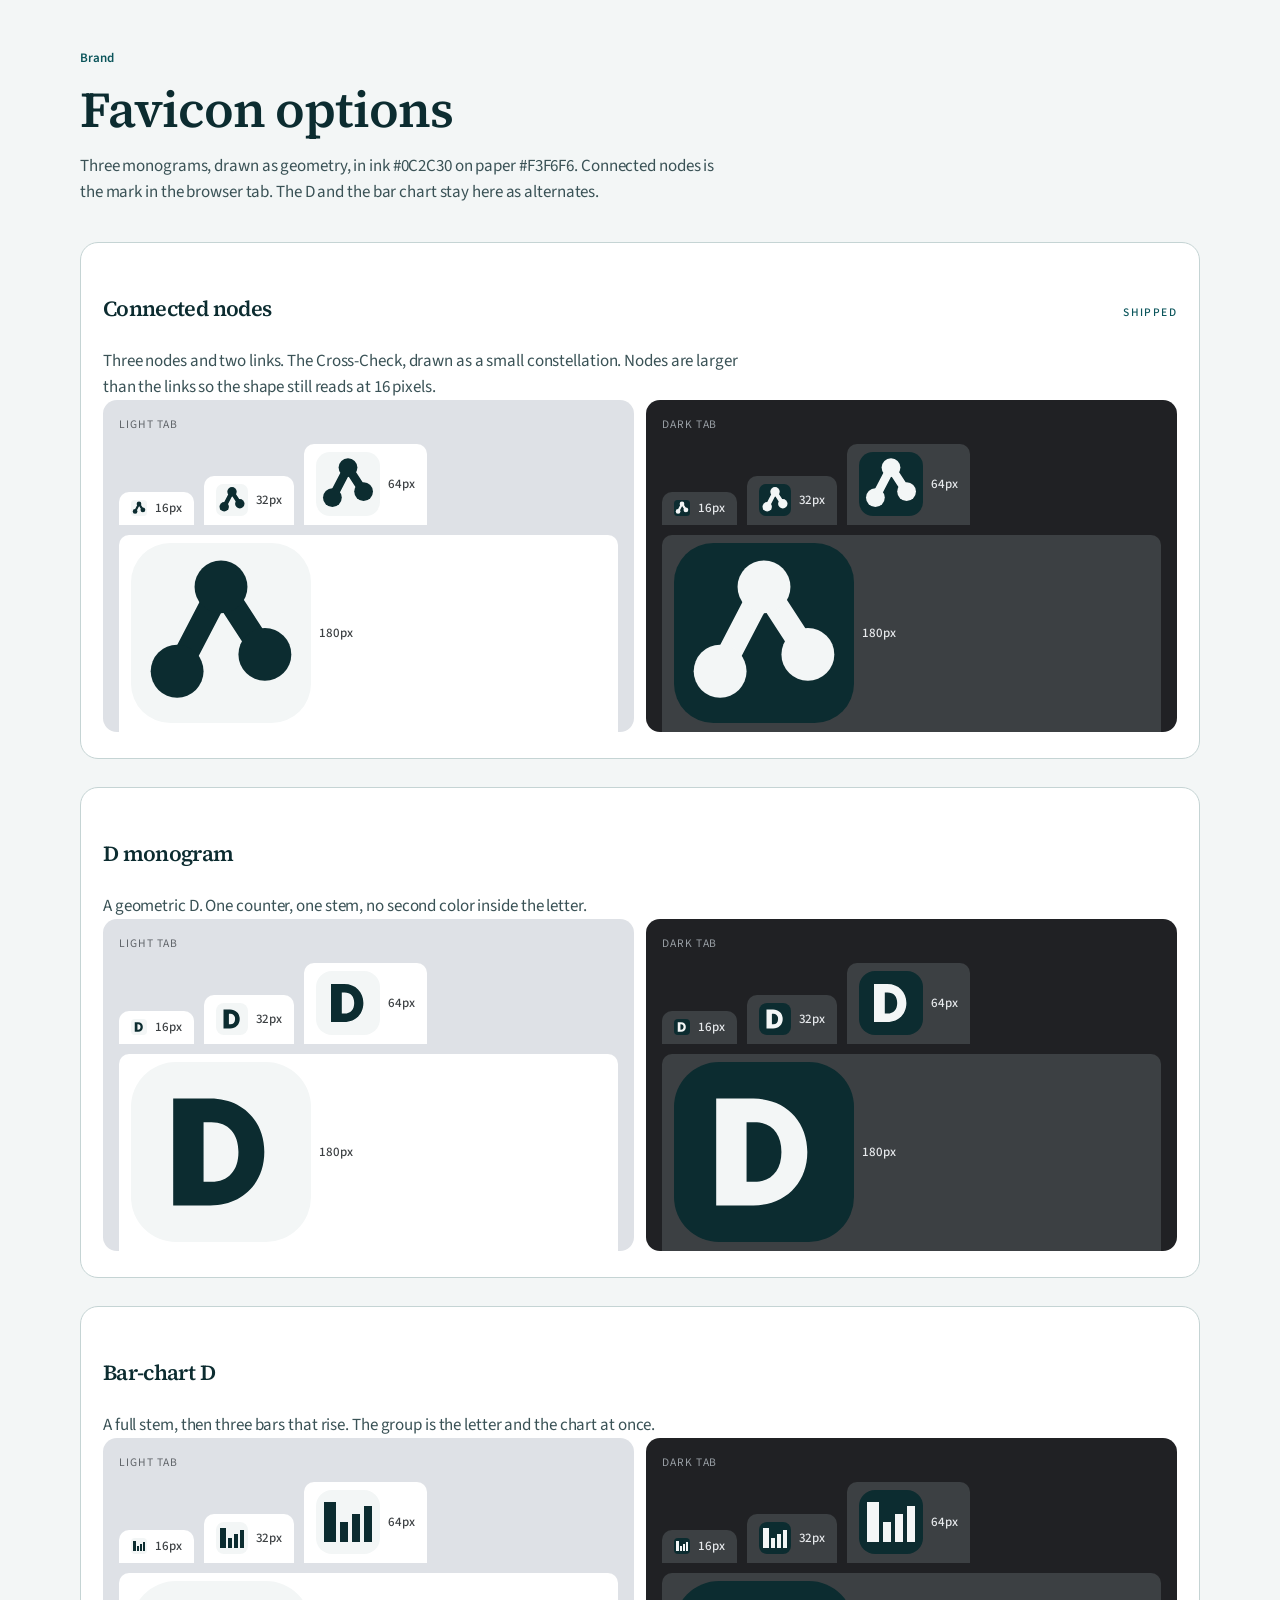
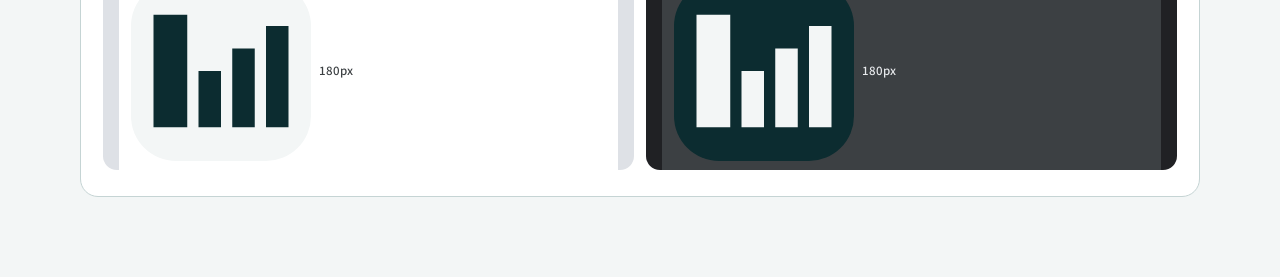
<file: brand/favicon-options/index.html>
<!DOCTYPE html>
<html lang="en">
<head>
<meta charset="UTF-8">
<meta name="viewport" content="width=device-width, initial-scale=1.0">
<meta name="robots" content="noindex">
<title>Favicon options | DDH Consulting</title>
<link rel="icon" href="/favicon.ico?v=7" sizes="48x48">
<link rel="icon" href="/favicon.svg?v=7" type="image/svg+xml">
<link rel="preconnect" href="/">
<link rel="stylesheet" href="/assets/site.css">
<style>
  body { background: var(--paper); }
  .page { width: min(1120px, calc(100% - 40px)); margin: 0 auto; padding: 48px 0 80px; }
  h1 { font-size: clamp(2rem, 4vw, 3rem); letter-spacing: -0.04em; margin: 8px 0 12px; }
  .intro { max-width: 40rem; color: var(--muted); margin-bottom: 36px; }
  .options { display: flex; flex-direction: column; gap: 28px; }
  .option {
    background: var(--card);
    border: 1px solid var(--line);
    border-radius: 18px;
    padding: 22px 22px 26px;
  }
  .option header { display: flex; justify-content: space-between; gap: 16px; align-items: baseline; margin-bottom: 16px; }
  .option h2 { font-size: 1.35rem; letter-spacing: -0.03em; }
  .option p { color: var(--muted); max-width: 40rem; }
  .ship { font-size: 0.72rem; letter-spacing: 0.12em; text-transform: uppercase; color: var(--accent); font-weight: 500; }
  .mocks { display: grid; grid-template-columns: 1fr 1fr; gap: 12px; }
  .chrome { border-radius: 14px; padding: 16px 16px 0; overflow: auto; }
  .chrome.light { background: #DEE1E6; }
  .chrome.dark { background: #202124; }
  .chrome-label { font-size: 0.72rem; letter-spacing: 0.08em; text-transform: uppercase; margin-bottom: 10px; }
  .chrome.light .chrome-label { color: #5F6368; }
  .chrome.dark .chrome-label { color: #9AA0A6; }
  .tabs { display: flex; align-items: flex-end; gap: 10px; flex-wrap: wrap; }
  .tab.large { flex-basis: 100%; }
  .tab {
    display: inline-flex;
    align-items: center;
    gap: 8px;
    border-radius: 10px 10px 0 0;
    padding: 8px 12px 9px;
    font-weight: 500;
    line-height: 1;
    white-space: nowrap;
  }
  .light .tab { background: #fff; color: #3C4043; }
  .dark .tab { background: #3C4043; color: #E8EAED; }
  .tab img { display: block; }
  .tab span { font-size: 13px; }
  @media (max-width: 800px) {
    .mocks { grid-template-columns: 1fr; }
  }
  @media (prefers-color-scheme: dark) {
    body { background: #0C2C30; color: #F3F6F6; }
    h1, h2 { color: #F3F6F6; }
    .intro, .option p { color: #D5E4E4; }
    .option { background: #14383C; border-color: #245055; }
  }
</style>
</head>
<body>
<main class="page">
  <p class="eyebrow">Brand</p>
  <h1>Favicon options</h1>
  <p class="intro">Three monograms, drawn as geometry, in ink #0C2C30 on paper #F3F6F6. Connected nodes is the mark in the browser tab. The D and the bar chart stay here as alternates.</p>
  <div class="options">
    <article class="option">
      <header>
        <h2>Connected nodes</h2>
        <span class="ship">Shipped</span>
      </header>
      <p>Three nodes and two links. The Cross-Check, drawn as a small constellation. Nodes are larger than the links so the shape still reads at 16 pixels.</p>
      <div class="mocks" data-light="nodes.svg" data-dark="nodes-dark.svg"></div>
    </article>
    <article class="option">
      <header>
        <h2>D monogram</h2>
      </header>
      <p>A geometric D. One counter, one stem, no second color inside the letter.</p>
      <div class="mocks" data-light="d-monogram.svg" data-dark="d-monogram-dark.svg"></div>
    </article>
    <article class="option">
      <header>
        <h2>Bar-chart D</h2>
      </header>
      <p>A full stem, then three bars that rise. The group is the letter and the chart at once.</p>
      <div class="mocks" data-light="bars.svg" data-dark="bars-dark.svg"></div>
    </article>
  </div>
</main>
<script>
(function () {
  var sizes = [16, 32, 64, 180];
  document.querySelectorAll(".mocks").forEach(function (box) {
    ["light", "dark"].forEach(function (theme) {
      var file = box.getAttribute(theme === "light" ? "data-light" : "data-dark");
      var chrome = document.createElement("div");
      chrome.className = "chrome " + theme;
      var label = document.createElement("div");
      label.className = "chrome-label";
      label.textContent = theme === "light" ? "Light tab" : "Dark tab";
      var tabs = document.createElement("div");
      tabs.className = "tabs";
      sizes.forEach(function (size) {
        var tab = document.createElement("div");
        tab.className = size === 180 ? "tab large" : "tab";
        var img = document.createElement("img");
        img.src = file;
        img.width = size;
        img.height = size;
        img.alt = "";
        var name = document.createElement("span");
        name.textContent = size + "px";
        tab.appendChild(img);
        tab.appendChild(name);
        tabs.appendChild(tab);
      });
      chrome.appendChild(label);
      chrome.appendChild(tabs);
      box.appendChild(chrome);
    });
  });
})();
</script>
</body>
</html>
</file>
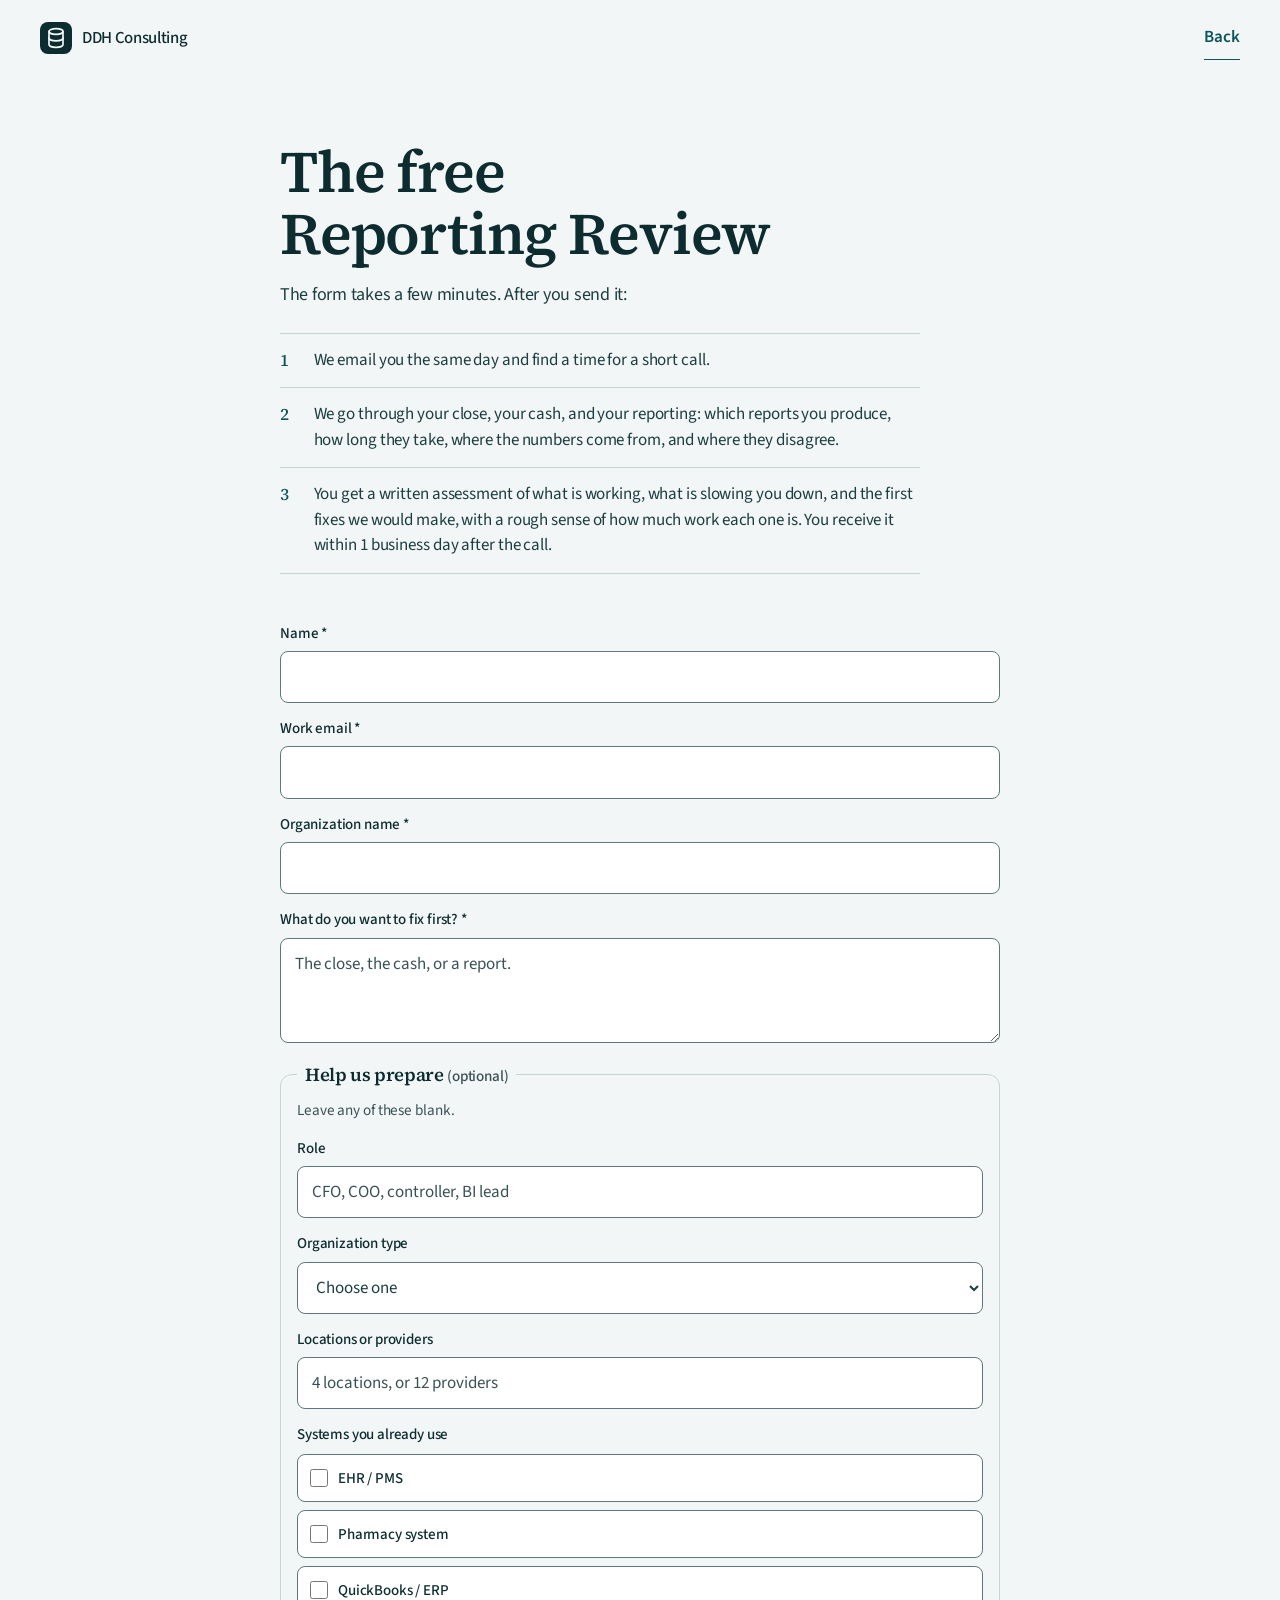
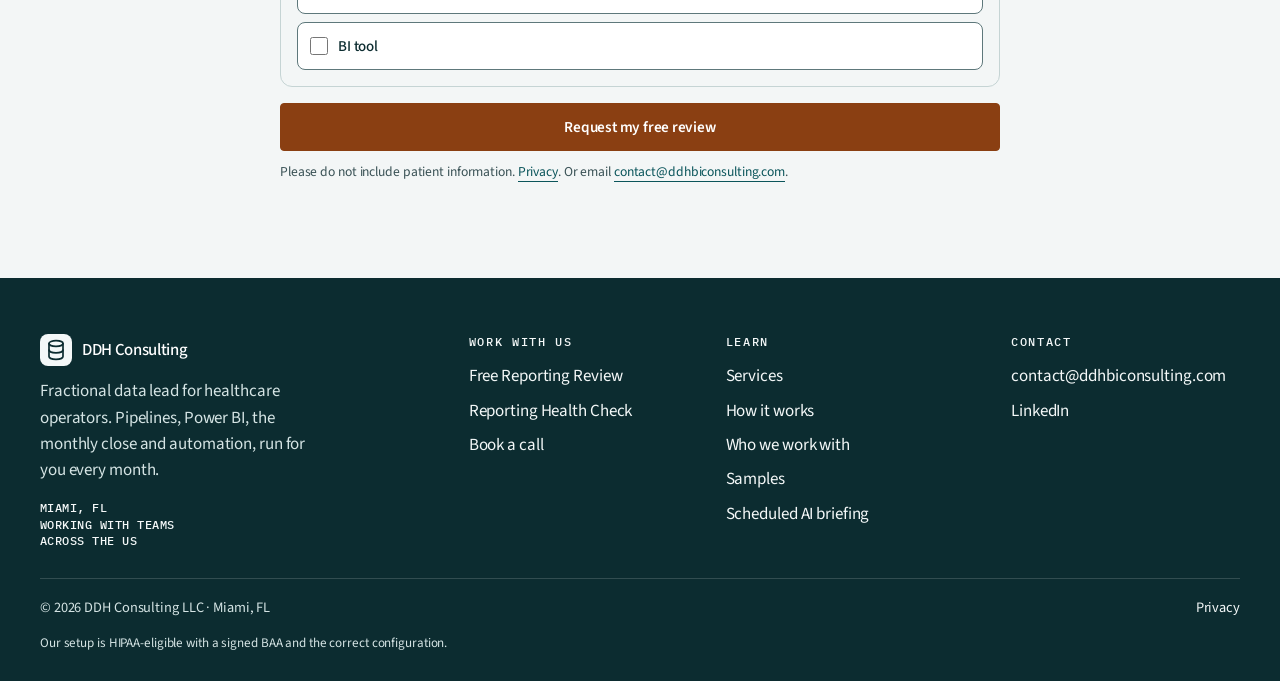
<file: apply.html>
<!DOCTYPE html>
<html lang="en">
<head>
<meta charset="UTF-8">
<meta name="viewport" content="width=device-width, initial-scale=1.0">
<title>Request a free Reporting Review | DDH Consulting</title>
<meta name="description" content="Request a free Reporting Review. We email you the same day, set a short call, and send a written assessment of your close, cash, and reporting.">
<meta property="og:title" content="Request a free Reporting Review | DDH Consulting">
<meta property="og:description" content="Request a free Reporting Review. We email you the same day, set a short call, and send a written assessment of your close, cash, and reporting.">
<meta property="og:url" content="https://ddhbiconsulting.com/apply.html">
<meta property="og:type" content="website">
<meta property="og:image" content="https://ddhbiconsulting.com/social-card.png">
<meta property="og:image:width" content="1200">
<meta property="og:image:height" content="630">
<meta property="og:site_name" content="DDH Consulting">
<meta name="twitter:card" content="summary_large_image">
<meta name="twitter:title" content="Request a free Reporting Review | DDH Consulting">
<meta name="twitter:description" content="Request a free Reporting Review. We email you the same day, set a short call, and send a written assessment of your close, cash, and reporting.">
<meta name="twitter:image" content="https://ddhbiconsulting.com/social-card.png">
<link rel="canonical" href="https://ddhbiconsulting.com/apply.html">
<link rel="icon" href="/favicon.ico?v=7" sizes="48x48">
<link rel="icon" href="/favicon.svg?v=7" type="image/svg+xml">
<link rel="apple-touch-icon" href="/apple-touch-icon.png?v=7">
<link rel="manifest" href="/site.webmanifest?v=7">
<link rel="mask-icon" href="/mask-icon.svg?v=7" color="#0C2C30">
<meta name="theme-color" content="#0C2C30">
<link rel="preload" href="/fonts/source-sans-3-400.woff2" as="font" type="font/woff2" crossorigin>
<link rel="preload" href="/fonts/source-sans-3-500.woff2" as="font" type="font/woff2" crossorigin>
<link rel="preload" href="/fonts/source-serif-4-600.woff2" as="font" type="font/woff2" crossorigin>
<link rel="stylesheet" href="/assets/site.css">
<link rel="preload" href="/fonts/ibm-plex-mono-500.woff2" as="font" type="font/woff2" crossorigin>
<link rel="stylesheet" href="/assets/rebuild.css">
<script>document.documentElement.classList.add("js");</script>
<script>
  window.dataLayer = window.dataLayer || [];
  function gtag(){dataLayer.push(arguments);}
  window.addEventListener("load", function () {
    var s = document.createElement("script");
    s.src = "https://www.googletagmanager.com/gtag/js?id=G-J5QVLV1G6C";
    s.async = true;
    s.onload = function () { gtag("js", new Date()); gtag("config", "G-J5QVLV1G6C"); };
    document.head.appendChild(s);
  });
</script>
<script type="application/ld+json">
{
  "@context": "https://schema.org",
  "@graph": [
    {
      "@type": "Organization",
      "@id": "https://ddhbiconsulting.com/#organization",
      "name": "DDH Consulting",
      "url": "https://ddhbiconsulting.com",
      "logo": "https://ddhbiconsulting.com/icon-512.png",
      "email": "contact@ddhbiconsulting.com",
      "sameAs": [
        "https://www.linkedin.com/company/ddhconsulting/"
      ],
      "address": {
        "@type": "PostalAddress",
        "addressLocality": "Miami",
        "addressRegion": "FL",
        "addressCountry": "US"
      }
    },
    {
      "@type": "WebSite",
      "@id": "https://ddhbiconsulting.com/#website",
      "url": "https://ddhbiconsulting.com",
      "name": "DDH Consulting",
      "publisher": {
        "@id": "https://ddhbiconsulting.com/#organization"
      }
    }
  ]
}
</script>
</head>
<body>
<a class="skip" href="#main">Skip to content</a>
<header class="site-header">
  <div class="wrap header-bar">
    <a class="brand" href="/" aria-label="DDH Consulting home">
      <svg viewBox="0 0 32 32" fill="none" aria-hidden="true">
        <rect width="32" height="32" rx="8" fill="#0C2C30"/>
        <g fill="none" stroke="#F4F8F8" stroke-width="1.7" stroke-linecap="round" stroke-linejoin="round">
          <ellipse cx="16" cy="9.5" rx="7" ry="2.8"/>
          <path d="M9 9.5 V22.5 c0 1.55 3.13 2.8 7 2.8 s7 -1.25 7 -2.8 V9.5"/>
          <path d="M9 16 c0 1.55 3.13 2.8 7 2.8 s7 -1.25 7 -2.8"/>
        </g>
      </svg>
      <span class="brand-name">DDH Consulting</span>
    </a>
    <a class="back-link" href="/">Back</a>
  </div>
</header>
<main id="main" class="check-main">
  <div id="applyIntro">
    <h1>The free Reporting Review</h1>
    <p class="lede" id="applyLede">The form takes a few minutes. After you send it:</p>
    <ol class="apply-steps">
      <li>We email you the same day and find a time for a short call.</li>
      <li>We go through your close, your cash, and your reporting: which reports you produce, how long they take, where the numbers come from, and where they disagree.</li>
      <li>You get a written assessment of what is working, what is slowing you down, and the first fixes we would make, with a rough sense of how much work each one is. You receive it within 1 business day after the call.</li>
    </ol>
  </div>
  <form id="applyForm" class="form-stack" novalidate>
    <div class="form-grid">
      <div class="field"><label for="name">Name *</label><input id="name" name="name" autocomplete="name" required aria-describedby="name-error"><p class="field-error" id="name-error" hidden></p></div>
      <div class="field"><label for="email">Work email *</label><input id="email" name="email" type="email" autocomplete="email" required aria-describedby="email-error"><p class="field-error" id="email-error" hidden></p></div>
      <div class="field"><label for="organization">Organization name *</label><input id="organization" name="organization" autocomplete="organization" required aria-describedby="organization-error"><p class="field-error" id="organization-error" hidden></p></div>
      <div class="field"><label for="fix">What do you want to fix first? *</label><textarea id="fix" name="fix" class="short" rows="3" required placeholder="The close, the cash, or a report." aria-describedby="fix-error"></textarea><p class="field-error" id="fix-error" hidden></p></div>
      <div class="field hp" aria-hidden="true"><label for="companyWebsite">Website</label><input id="companyWebsite" tabindex="-1" autocomplete="off"></div>
    </div>
    <fieldset class="optional-block">
      <legend>Help us prepare <span class="optional-mark">(optional)</span></legend>
      <p class="optional-note">Leave any of these blank.</p>
      <div class="field"><label for="role">Role</label><input id="role" name="role" autocomplete="organization-title" placeholder="CFO, COO, controller, BI lead"></div>
      <div class="field">
        <label for="orgType">Organization type</label>
        <select id="orgType" name="orgType">
          <option value="">Choose one</option>
          <option value="Medical practice">Medical practice</option>
          <option value="Medical group">Medical group</option>
          <option value="Physician practice">Physician practice</option>
          <option value="Specialty group">Specialty group</option>
          <option value="ASC">Ambulatory surgery center</option>
          <option value="Pharmacy group">Pharmacy group</option>
          <option value="Imaging">Imaging</option>
          <option value="MSO or PE group">MSO or PE group</option>
          <option value="Other healthcare organization">Other healthcare organization</option>
        </select>
      </div>
      <div class="field"><label for="scale">Locations or providers</label><input id="scale" name="scale" placeholder="4 locations, or 12 providers"></div>
      <fieldset class="field">
        <legend>Systems you already use</legend>
        <div class="checks">
          <label class="check-opt"><input type="checkbox" name="systems" value="EHR / PMS"> EHR / PMS</label>
          <label class="check-opt"><input type="checkbox" name="systems" value="Pharmacy system"> Pharmacy system</label>
          <label class="check-opt"><input type="checkbox" name="systems" value="QuickBooks / ERP"> QuickBooks / ERP</label>
          <label class="check-opt"><input type="checkbox" name="systems" value="BI tool"> BI tool</label>
        </div>
      </fieldset>
    </fieldset>
    <div class="form-actions"><button class="btn btn-primary" type="submit">Request my free review</button></div>
    <p class="form-note">Please do not include patient information. <a href="/privacy.html">Privacy</a>. Or email <a href="mailto:contact@ddhbiconsulting.com">contact@ddhbiconsulting.com</a>.</p>
  </form>
  <div class="form-success" id="applyDone" role="status">
    <h3 tabindex="-1">Thanks.</h3>
    <p class="lede">Your request is in. We will write back the same day to set the call.</p>
    <a class="btn btn-primary" href="https://calendly.com/pedroodahdah/30min" target="_blank" rel="noopener">Book a time</a>
    <p class="success-secondary"><a class="text-link" href="/checkup.html">Take the free Reporting Health Check</a></p>
  </div>
</main>
<footer class="site-footer">
  <div class="wrap footer-grid">
    <div>
      <a class="brand footer-brand" href="/" aria-label="DDH Consulting home">
        <svg viewBox="0 0 32 32" fill="none" aria-hidden="true">
        <rect width="32" height="32" rx="8" fill="#F4F8F8"/>
        <g fill="none" stroke="#0C2C30" stroke-width="1.7" stroke-linecap="round" stroke-linejoin="round">
          <ellipse cx="16" cy="9.5" rx="7" ry="2.8"/>
          <path d="M9 9.5 V22.5 c0 1.55 3.13 2.8 7 2.8 s7 -1.25 7 -2.8 V9.5"/>
          <path d="M9 16 c0 1.55 3.13 2.8 7 2.8 s7 -1.25 7 -2.8"/>
        </g>
      </svg>
        <span class="brand-name">DDH Consulting</span>
      </a>
      <p>Fractional data lead for healthcare operators. Pipelines, Power BI, the monthly close and automation, run for you every month.</p>
      <p class="label place">Miami, FL<br>Working with teams<br>across the US</p>
    </div>
    <div>
      <h2>Work with us</h2>
      <ul>
        <li><a href="/apply.html">Free Reporting Review</a></li>
        <li><a href="/checkup.html">Reporting Health Check</a></li>
        <li><a href="https://calendly.com/pedroodahdah/30min" target="_blank" rel="noopener">Book a call</a></li>
      </ul>
    </div>
    <div>
      <h2>Learn</h2>
      <ul>
        <li><a href="/services.html">Services</a></li>
        <li><a href="/how-it-works.html">How it works</a></li>
        <li><a href="/who-we-work-with.html">Who we work with</a></li>
        <li><a href="/samples.html">Samples</a></li>
        <li><a href="/briefing.html">Scheduled AI briefing</a></li>
      </ul>
    </div>
    <div>
      <h2>Contact</h2>
      <ul>
        <li><a href="mailto:contact@ddhbiconsulting.com">contact@ddhbiconsulting.com</a></li>
        <li><a href="https://www.linkedin.com/company/ddhconsulting/" target="_blank" rel="noopener">LinkedIn</a></li>
      </ul>
    </div>
  </div>
  <div class="wrap footer-base">
    <span>© 2026 DDH Consulting LLC · Miami, FL</span>
    <a href="/privacy.html">Privacy</a>
  </div>
  <div class="wrap">
    <p class="disclaimer">Our setup is HIPAA-eligible with a signed BAA and the correct configuration.</p>
  </div>
</footer>
</footer>
<script src="/assets/site.js"></script>
<script>
(function () {
  function validEmail(email) {
    var match = email.match(/^[^\s@]+@[^\s@]+\.[^\s@]+/);
    return !!match && match[0] === email;
  }
  function fieldValue(id) {
    var el = document.getElementById(id);
    return el ? el.value.trim() : "";
  }
  document.getElementById("applyForm").addEventListener("submit", function (e) {
    e.preventDefault();
    var name = fieldValue("name");
    var email = fieldValue("email");
    var organization = fieldValue("organization");
    var fix = fieldValue("fix");
    var role = fieldValue("role");
    var orgType = fieldValue("orgType");
    var scale = fieldValue("scale");
    function setField(id, message) {
      var input = document.getElementById(id);
      var err = document.getElementById(id + "-error");
      if (!err) return;
      if (message) {
        err.hidden = false;
        err.textContent = message;
        if (input) input.setAttribute("aria-invalid", "true");
      } else {
        err.hidden = true;
        err.textContent = "";
        if (input) input.removeAttribute("aria-invalid");
      }
    }
    var firstBad = null;
    function bad(id, message) {
      setField(id, message);
      if (!firstBad) firstBad = document.getElementById(id);
    }
    if (!name) bad("name", "Enter your name.");
    else setField("name", "");
    if (!email) bad("email", "Enter your work email.");
    else if (!validEmail(email)) bad("email", "Enter a valid work email.");
    else setField("email", "");
    if (!organization) bad("organization", "Enter your organization name.");
    else setField("organization", "");
    if (!fix) bad("fix", "Tell us what you want to fix first.");
    else setField("fix", "");
    if (firstBad) {
      firstBad.focus();
      return;
    }
    var honey = document.getElementById("companyWebsite");
    if (honey && honey.value) return;
    var systems = Array.prototype.map.call(document.querySelectorAll('input[name="systems"]:checked'), function (el) { return el.value; });
    var btn = e.target.querySelector("button");
    btn.textContent = "Sending...";
    btn.disabled = true;
    function showResult() {
      document.getElementById("applyForm").style.display = "none";
      var intro = document.getElementById("applyIntro");
      if (intro) intro.style.display = "none";
      var done = document.getElementById("applyDone");
      done.style.display = "block";
      var heading = done.querySelector("h3");
      if (heading) heading.focus();
    }
    var fd = new FormData();
    fd.append("Name", name);
    fd.append("email", email);
    fd.append("Organization", organization);
    fd.append("What to fix first", fix);
    fd.append("Role", role || "Not specified");
    fd.append("Organization Type", orgType || "Not specified");
    fd.append("Locations or Providers", scale || "Not specified");
    fd.append("Systems", systems.length ? systems.join(", ") : "Not specified");
    fd.append("_subject", "Reporting Review request: " + organization);
    fd.append("_template", "table");
    fd.append("_captcha", "false");
    fd.append("_honey", honey ? honey.value : "");
    fetch("https://formsubmit.co/ajax/contact@ddhbiconsulting.com", { method: "POST", body: fd })
      .then(function (r) { return r.json(); })
      .then(function () {
        if (typeof gtag === "function") gtag("event", "generate_lead", { form: "reporting_review" });
        showResult();
      })
      .catch(function () {
        showResult();
        var body = encodeURIComponent(
          "Name: " + name +
          "\nEmail: " + email +
          "\nOrganization: " + organization +
          "\nWhat to fix first: " + fix +
          "\nRole: " + (role || "Not specified") +
          "\nOrganization type: " + (orgType || "Not specified") +
          "\nLocations or providers: " + (scale || "Not specified") +
          "\nSystems: " + (systems.join(", ") || "Not specified")
        );
        window.location.href = "mailto:contact@ddhbiconsulting.com?subject=" + encodeURIComponent("Reporting Review request") + "&body=" + body;
      });
  });
})();
</script>
</body>
</html>
</file>
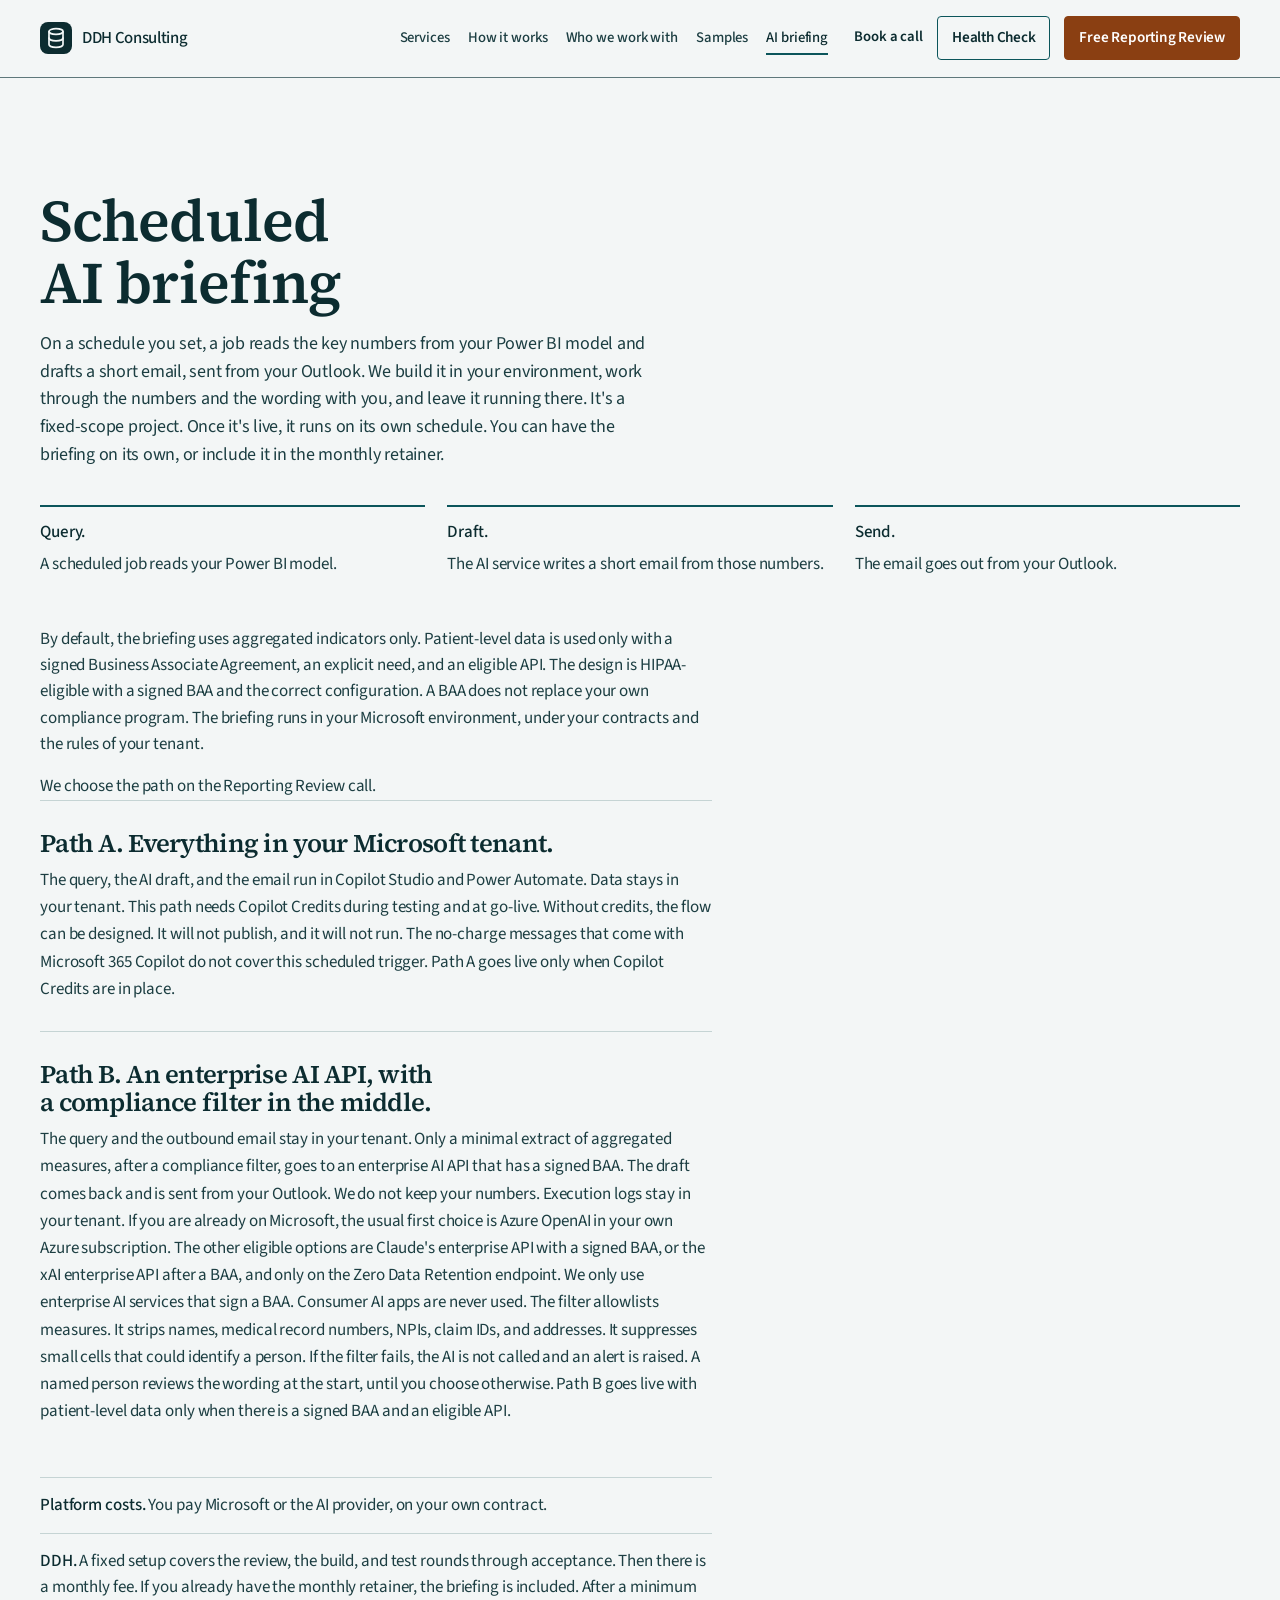
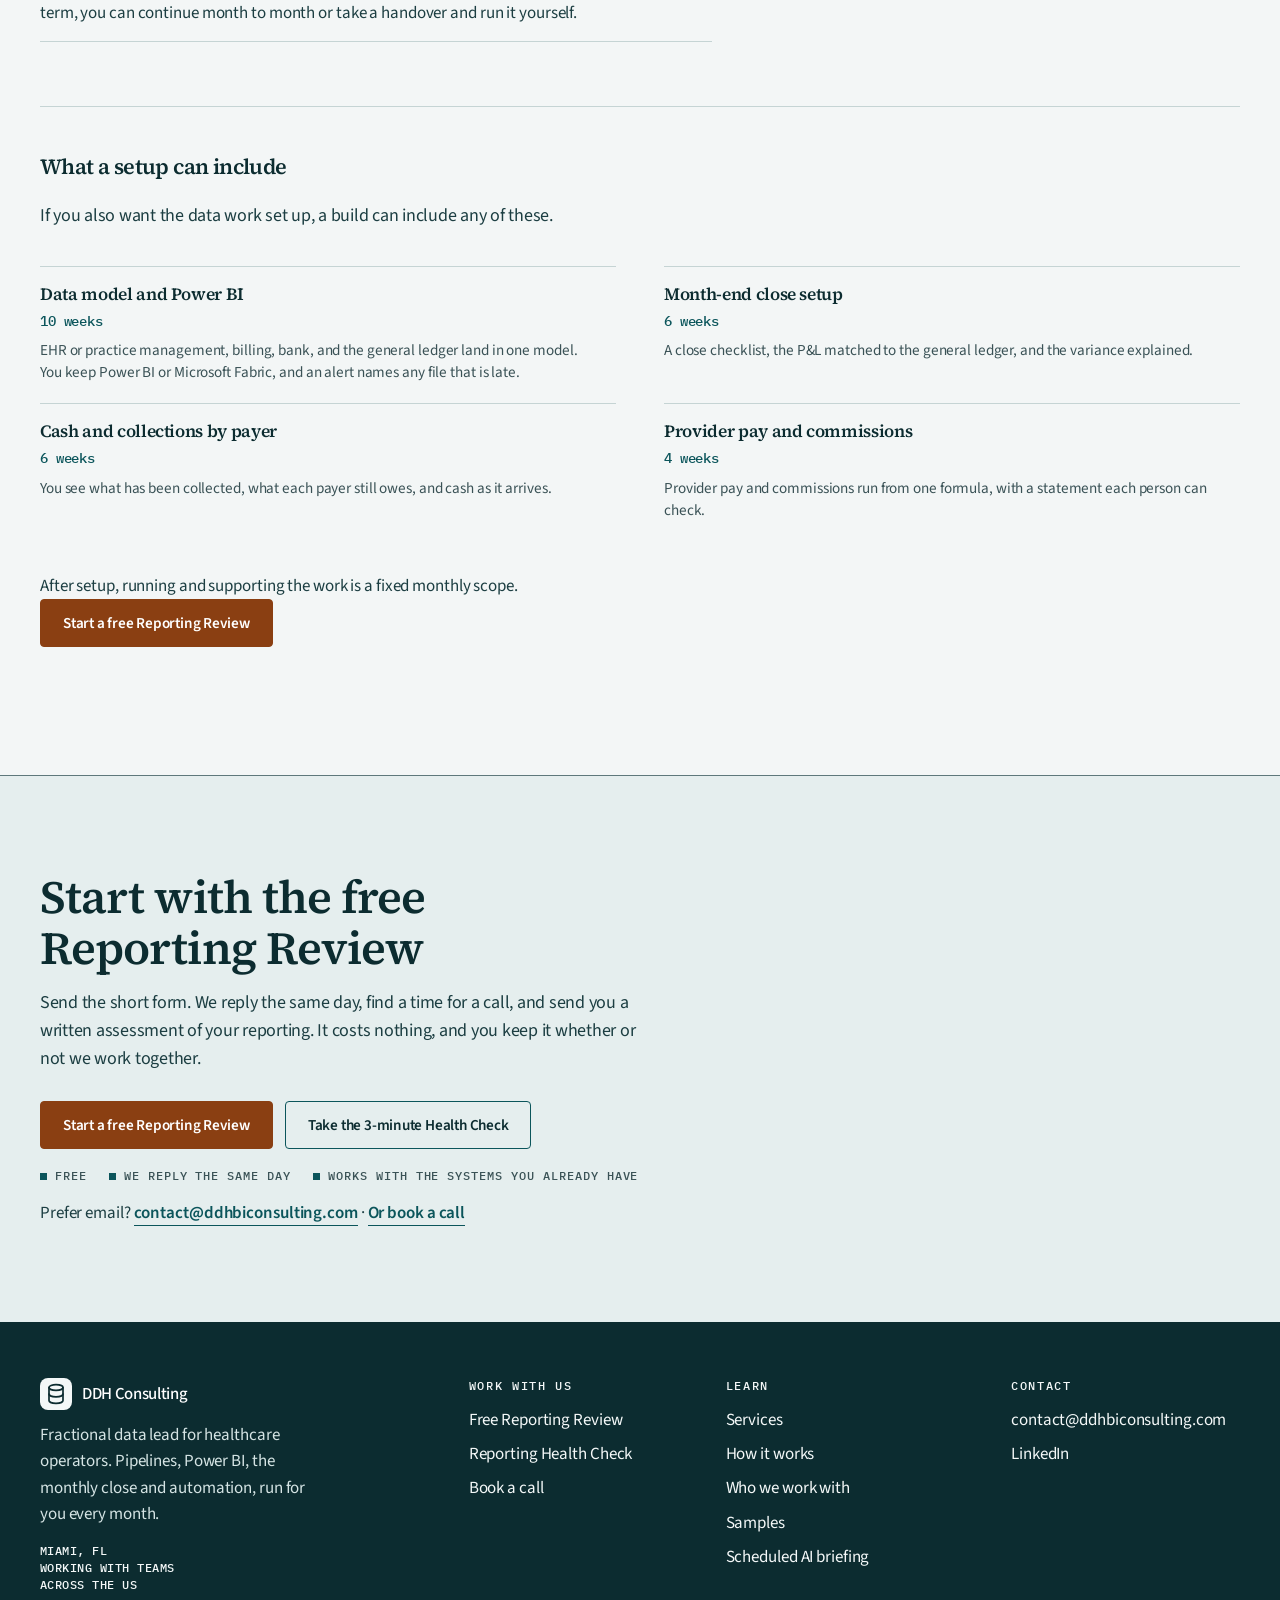
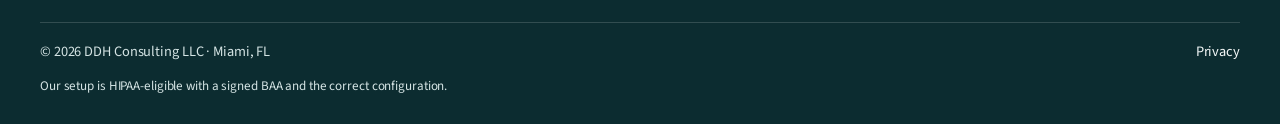
<file: briefing.html>
<!DOCTYPE html>
<html lang="en">
<head>
<meta charset="UTF-8">
<meta name="viewport" content="width=device-width, initial-scale=1.0">
<title>Scheduled AI briefing | DDH Consulting</title>
<meta name="description" content="On a schedule you set, a job reads your Power BI model and drafts a short email from your Outlook, in your environment. Path A and Path B are both explained.">
<meta property="og:title" content="Scheduled AI briefing | DDH Consulting">
<meta property="og:description" content="On a schedule you set, a job reads your Power BI model and drafts a short email from your Outlook, in your environment. Path A and Path B are both explained.">
<meta property="og:url" content="https://ddhbiconsulting.com/briefing.html">
<meta property="og:type" content="website">
<meta property="og:image" content="https://ddhbiconsulting.com/social-card.png">
<meta property="og:image:width" content="1200">
<meta property="og:image:height" content="630">
<meta property="og:site_name" content="DDH Consulting">
<meta name="twitter:card" content="summary_large_image">
<meta name="twitter:title" content="Scheduled AI briefing | DDH Consulting">
<meta name="twitter:description" content="On a schedule you set, a job reads your Power BI model and drafts a short email from your Outlook, in your environment. Path A and Path B are both explained.">
<meta name="twitter:image" content="https://ddhbiconsulting.com/social-card.png">
<link rel="canonical" href="https://ddhbiconsulting.com/briefing.html">
<link rel="icon" href="/favicon.ico?v=7" sizes="48x48">
<link rel="icon" href="/favicon.svg?v=7" type="image/svg+xml">
<link rel="apple-touch-icon" href="/apple-touch-icon.png?v=7">
<link rel="manifest" href="/site.webmanifest?v=7">
<link rel="mask-icon" href="/mask-icon.svg?v=7" color="#0C2C30">
<meta name="theme-color" content="#0C2C30">
<link rel="preload" href="/fonts/source-sans-3-400.woff2" as="font" type="font/woff2" crossorigin>
<link rel="preload" href="/fonts/source-sans-3-500.woff2" as="font" type="font/woff2" crossorigin>
<link rel="preload" href="/fonts/source-serif-4-600.woff2" as="font" type="font/woff2" crossorigin>
<link rel="stylesheet" href="/assets/site.css">
<link rel="preload" href="/fonts/ibm-plex-mono-500.woff2" as="font" type="font/woff2" crossorigin>
<link rel="stylesheet" href="/assets/rebuild.css">
<script>document.documentElement.classList.add("js");</script>
<script>
  window.dataLayer = window.dataLayer || [];
  function gtag(){dataLayer.push(arguments);}
  window.addEventListener("load", function () {
    var s = document.createElement("script");
    s.src = "https://www.googletagmanager.com/gtag/js?id=G-J5QVLV1G6C";
    s.async = true;
    s.onload = function () { gtag("js", new Date()); gtag("config", "G-J5QVLV1G6C"); };
    document.head.appendChild(s);
  });
</script>
<script type="application/ld+json">
{
  "@context": "https://schema.org",
  "@graph": [
    {
      "@type": "Organization",
      "@id": "https://ddhbiconsulting.com/#organization",
      "name": "DDH Consulting",
      "url": "https://ddhbiconsulting.com",
      "logo": "https://ddhbiconsulting.com/icon-512.png",
      "email": "contact@ddhbiconsulting.com",
      "sameAs": [
        "https://www.linkedin.com/company/ddhconsulting/"
      ],
      "address": {
        "@type": "PostalAddress",
        "addressLocality": "Miami",
        "addressRegion": "FL",
        "addressCountry": "US"
      }
    },
    {
      "@type": "WebSite",
      "@id": "https://ddhbiconsulting.com/#website",
      "url": "https://ddhbiconsulting.com",
      "name": "DDH Consulting",
      "publisher": {
        "@id": "https://ddhbiconsulting.com/#organization"
      }
    }
  ]
}
</script>
</head>
<body>
<a class="skip" href="#main">Skip to content</a>
<header class="site-header">
  <div class="wrap header-bar">
    <a class="brand" href="/" aria-label="DDH Consulting home">
      <svg viewBox="0 0 32 32" fill="none" aria-hidden="true">
        <rect width="32" height="32" rx="8" fill="#0C2C30"/>
        <g fill="none" stroke="#F4F8F8" stroke-width="1.7" stroke-linecap="round" stroke-linejoin="round">
          <ellipse cx="16" cy="9.5" rx="7" ry="2.8"/>
          <path d="M9 9.5 V22.5 c0 1.55 3.13 2.8 7 2.8 s7 -1.25 7 -2.8 V9.5"/>
          <path d="M9 16 c0 1.55 3.13 2.8 7 2.8 s7 -1.25 7 -2.8"/>
        </g>
      </svg>
      <span class="brand-name">DDH Consulting</span>
    </a>
    <nav class="nav-links" aria-label="Primary">
      <a href="/services.html">Services</a>
      <a href="/how-it-works.html">How it works</a>
      <a href="/who-we-work-with.html">Who we work with</a>
      <a href="/samples.html">Samples</a>
      <a href="/briefing.html" aria-current="page">AI briefing</a>
    </nav>
    <div class="header-actions">
      <a class="header-book" href="https://calendly.com/pedroodahdah/30min" target="_blank" rel="noopener">Book a call</a>
      <a class="btn btn-outline header-health" href="/checkup.html">Health Check</a>
      <a class="btn btn-primary" href="/apply.html" aria-label="Free Reporting Review"><span class="cta-full">Free Reporting Review</span><span class="cta-short">Free review</span></a>
    </div>
    <button class="menu-btn" type="button" aria-expanded="false" aria-controls="menu-panel">Menu</button>
  </div>
  <div id="menu-panel" class="menu-panel" hidden>
    <a href="/services.html">Services</a>
    <a href="/how-it-works.html">How it works</a>
    <a href="/who-we-work-with.html">Who we work with</a>
    <a href="/samples.html">Samples</a>
    <a href="/briefing.html">AI briefing</a>
    <a href="https://calendly.com/pedroodahdah/30min" target="_blank" rel="noopener">Book a call</a>
    <a class="btn btn-outline" href="/checkup.html">Health Check</a>
    <a class="btn btn-primary" href="/apply.html">Free Reporting Review</a>
  </div>
</header>

<main id="main">
<section class="section" id="briefing">
  <div class="wrap">
    <div class="briefing-intro">
      <h1>Scheduled AI&nbsp;briefing</h1>
      <p class="lede">On a schedule you set, a job reads the key numbers from your Power BI model and drafts a short email, sent from your Outlook. We build it in your environment, work through the numbers and the wording with you, and leave it running there. It's a fixed-scope project. Once it's live, it runs on its own schedule. You can have the briefing on its own, or include it in the monthly retainer.</p>
    </div>
    <ol class="flow">
      <li><strong>Query.</strong> A scheduled job reads your Power BI model.</li>
      <li><strong>Draft.</strong> The AI service writes a short email from those numbers.</li>
      <li><strong>Send.</strong> The email goes out from your Outlook.</li>
    </ol>
    <div class="briefing-intro">
      <p>By default, the briefing uses aggregated indicators only. Patient-level data is used only with a signed Business Associate Agreement, an explicit need, and an eligible API. The design is HIPAA-eligible with a signed BAA and the correct configuration. A BAA does not replace your own compliance program. The briefing runs in your Microsoft environment, under your contracts and the rules of your tenant.</p>
      <p>We choose the path on the Reporting Review call.</p>
    </div>
    <article class="path">
      <h2>Path A. Everything in your Microsoft tenant.</h2>
      <p>The query, the AI draft, and the email run in Copilot Studio and Power Automate. Data stays in your tenant. This path needs Copilot Credits during testing and at go-live. Without credits, the flow can be designed. It will not publish, and it will not run. The no-charge messages that come with Microsoft 365 Copilot do not cover this scheduled trigger. Path A goes live only when Copilot Credits are in place.</p>
    </article>
    <article class="path">
      <h2>Path B. An enterprise AI API, with a compliance filter in the middle.</h2>
      <p>The query and the outbound email stay in your tenant. Only a minimal extract of aggregated measures, after a compliance filter, goes to an enterprise AI API that has a signed BAA. The draft comes back and is sent from your Outlook. We do not keep your numbers. Execution logs stay in your tenant. If you are already on Microsoft, the usual first choice is Azure OpenAI in your own Azure subscription. The other eligible options are Claude's enterprise API with a signed BAA, or the xAI enterprise API after a BAA, and only on the Zero Data Retention endpoint. We only use enterprise AI services that sign a BAA. Consumer AI apps are never used. The filter allowlists measures. It strips names, medical record numbers, NPIs, claim IDs, and addresses. It suppresses small cells that could identify a person. If the filter fails, the AI is not called and an alert is raised. A named person reviews the wording at the start, until you choose otherwise. Path B goes live with patient-level data only when there is a signed BAA and an eligible API.</p>
    </article>
    <div class="cost-lines">
      <p><strong>Platform costs.</strong> You pay Microsoft or the AI provider, on your own contract.</p>
      <p><strong>DDH.</strong> A fixed setup covers the review, the build, and test rounds through acceptance. Then there is a monthly fee. If you already have the monthly retainer, the briefing is included. After a minimum term, you can continue month to month or take a handover and run it yourself.</p>
    </div>
    <div class="setup" id="setup">
      <h2 class="setup-title">What a setup can include</h2>
      <p class="lede">If you also want the data work set up, a build can include any of these.</p>
      <ul class="setup-grid">
        <li>
          <h3>Data model and Power BI</h3>
          <p class="weeks">10 weeks</p>
          <p>EHR or practice management, billing, bank, and the general ledger land in one model. You keep Power BI or Microsoft Fabric, and an alert names any file that is late.</p>
        </li>
        <li>
          <h3>Month-end close setup</h3>
          <p class="weeks">6 weeks</p>
          <p>A close checklist, the P&amp;L matched to the general ledger, and the variance explained.</p>
        </li>
        <li>
          <h3>Cash and collections by payer</h3>
          <p class="weeks">6 weeks</p>
          <p>You see what has been collected, what each payer still owes, and cash as it arrives.</p>
        </li>
        <li>
          <h3>Provider pay and commissions</h3>
          <p class="weeks">4 weeks</p>
          <p>Provider pay and commissions run from one formula, with a statement each person can check.</p>
        </li>
      </ul>
      <p class="run-note">After setup, running and supporting the work is a fixed monthly scope.</p>
    </div>
    <div class="cta-row">
      <a class="btn btn-primary" href="/apply.html">Start a free Reporting Review</a>
    </div>
  </div>
</section>
</main>

<section class="close-band" id="start">
  <div class="wrap">
    <h2>Start with the free Reporting Review</h2>
    <p class="lede">Send the short form. We reply the same day, find a time for a call, and send you a written assessment of your reporting. It costs nothing, and you keep it whether or not we work together.</p>
    <div class="cta-row">
      <a class="btn btn-primary" href="/apply.html">Start a free Reporting Review</a>
      <a class="btn btn-outline" href="/checkup.html">Take the 3-minute Health Check</a>
    </div>
    <ul class="ticks" aria-label="What the review includes">
      <li>Free</li>
      <li>We reply the same day</li>
      <li>Works with the systems you already have</li>
    </ul>
    <p class="alt">Prefer email? <a href="mailto:contact@ddhbiconsulting.com">contact@ddhbiconsulting.com</a> · <a href="https://calendly.com/pedroodahdah/30min" target="_blank" rel="noopener">Or book a call</a></p>
  </div>
</section>
<footer class="site-footer">
  <div class="wrap footer-grid">
    <div>
      <a class="brand footer-brand" href="/" aria-label="DDH Consulting home">
        <svg viewBox="0 0 32 32" fill="none" aria-hidden="true">
        <rect width="32" height="32" rx="8" fill="#F4F8F8"/>
        <g fill="none" stroke="#0C2C30" stroke-width="1.7" stroke-linecap="round" stroke-linejoin="round">
          <ellipse cx="16" cy="9.5" rx="7" ry="2.8"/>
          <path d="M9 9.5 V22.5 c0 1.55 3.13 2.8 7 2.8 s7 -1.25 7 -2.8 V9.5"/>
          <path d="M9 16 c0 1.55 3.13 2.8 7 2.8 s7 -1.25 7 -2.8"/>
        </g>
      </svg>
        <span class="brand-name">DDH Consulting</span>
      </a>
      <p>Fractional data lead for healthcare operators. Pipelines, Power BI, the monthly close and automation, run for you every month.</p>
      <p class="label place">Miami, FL<br>Working with teams<br>across the US</p>
    </div>
    <div>
      <h2>Work with us</h2>
      <ul>
        <li><a href="/apply.html">Free Reporting Review</a></li>
        <li><a href="/checkup.html">Reporting Health Check</a></li>
        <li><a href="https://calendly.com/pedroodahdah/30min" target="_blank" rel="noopener">Book a call</a></li>
      </ul>
    </div>
    <div>
      <h2>Learn</h2>
      <ul>
        <li><a href="/services.html">Services</a></li>
        <li><a href="/how-it-works.html">How it works</a></li>
        <li><a href="/who-we-work-with.html">Who we work with</a></li>
        <li><a href="/samples.html">Samples</a></li>
        <li><a href="/briefing.html">Scheduled AI briefing</a></li>
      </ul>
    </div>
    <div>
      <h2>Contact</h2>
      <ul>
        <li><a href="mailto:contact@ddhbiconsulting.com">contact@ddhbiconsulting.com</a></li>
        <li><a href="https://www.linkedin.com/company/ddhconsulting/" target="_blank" rel="noopener">LinkedIn</a></li>
      </ul>
    </div>
  </div>
  <div class="wrap footer-base">
    <span>© 2026 DDH Consulting LLC · Miami, FL</span>
    <a href="/privacy.html">Privacy</a>
  </div>
  <div class="wrap">
    <p class="disclaimer">Our setup is HIPAA-eligible with a signed BAA and the correct configuration.</p>
  </div>
</footer>
</footer>
<script src="/assets/site.js"></script>
</body>
</html>
</file>
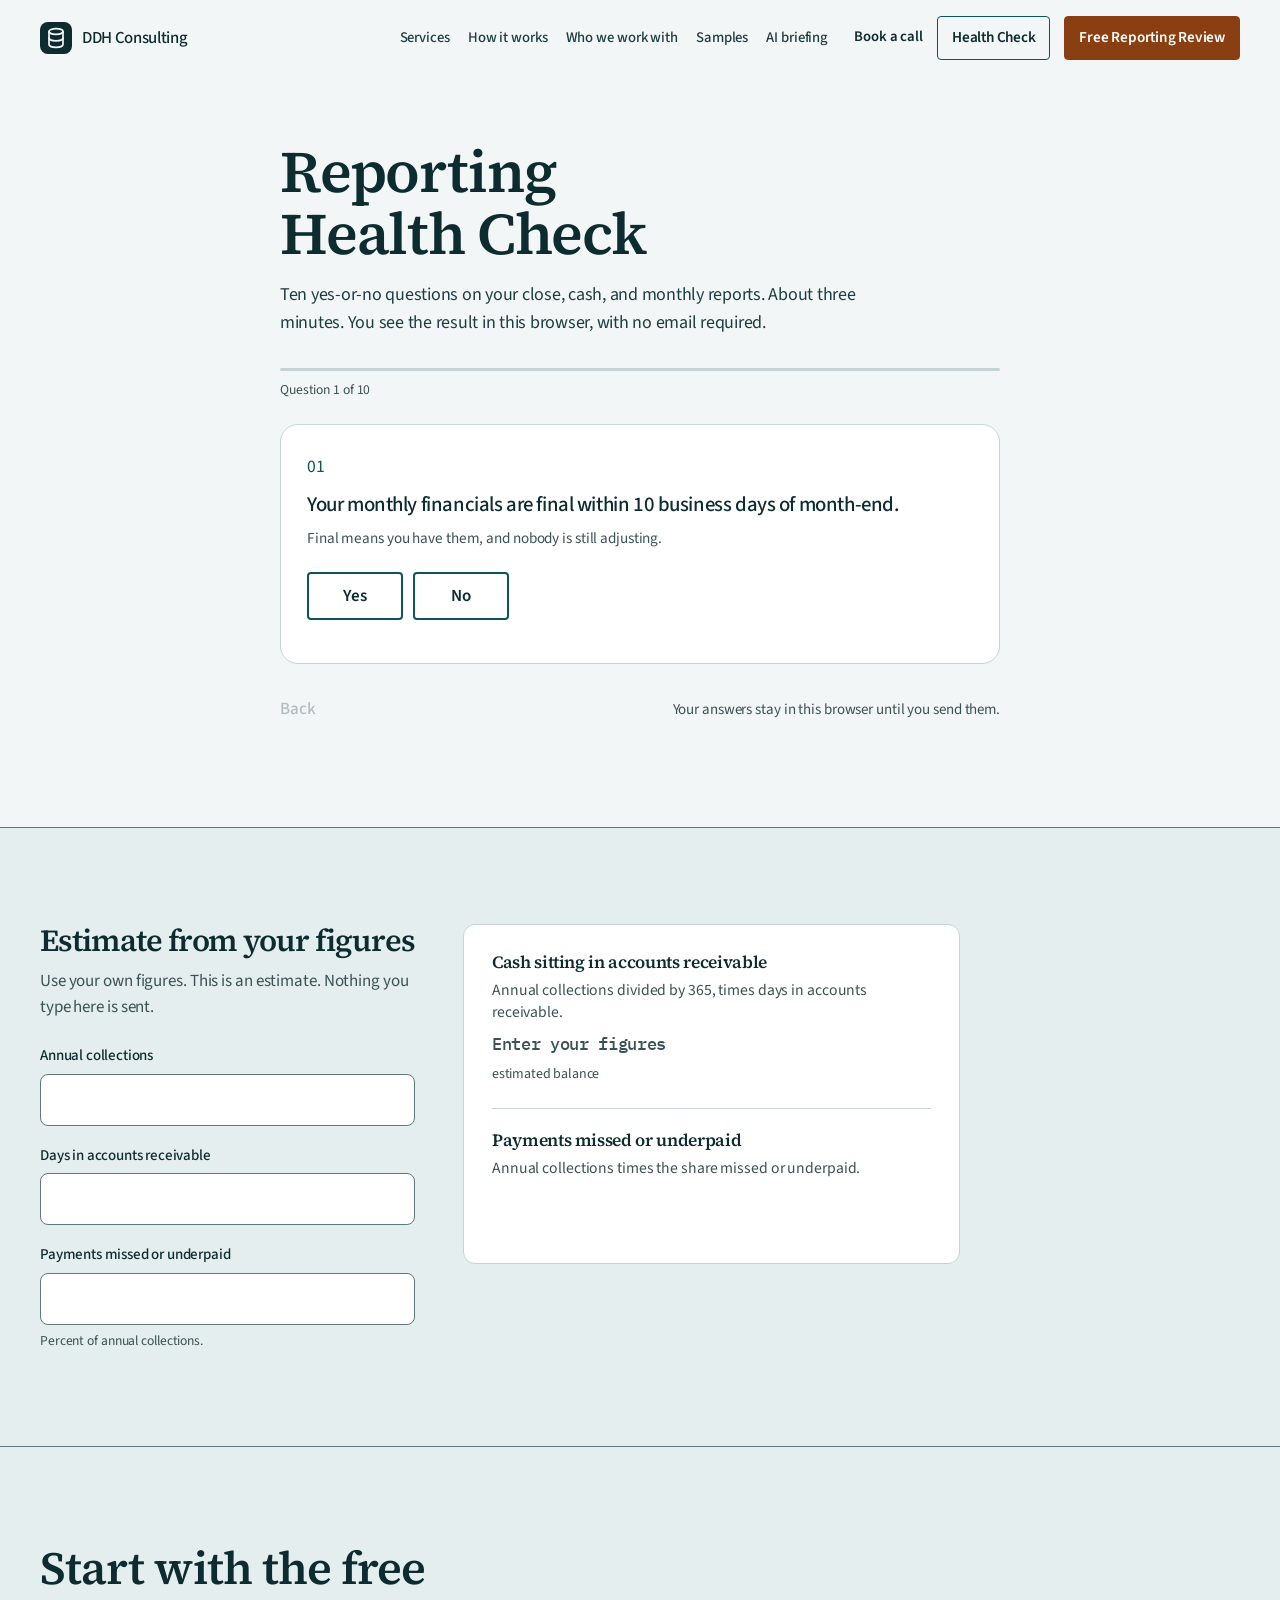
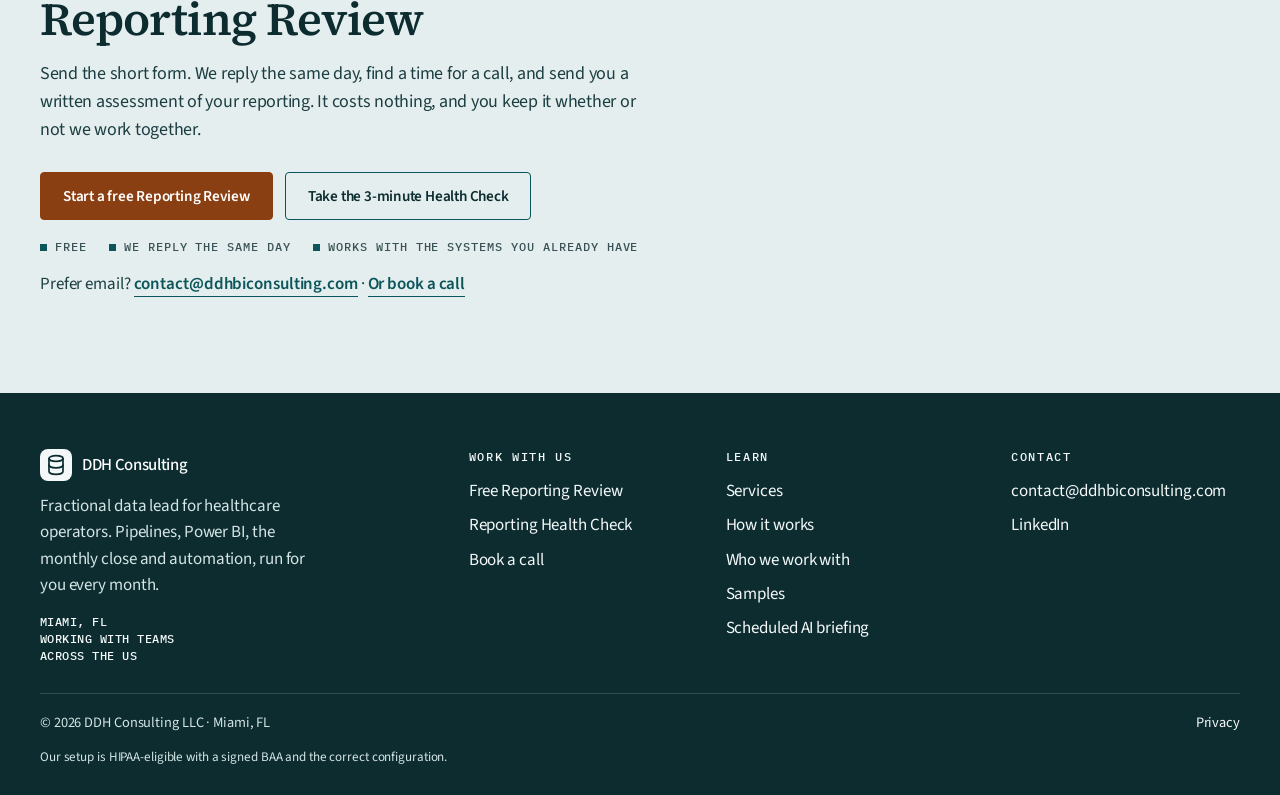
<file: checkup.html>
<!DOCTYPE html>
<html lang="en">
<head>
<meta charset="UTF-8">
<meta name="viewport" content="width=device-width, initial-scale=1.0">
<title>Reporting Health Check | DDH Consulting</title>
<meta name="description" content="Ten yes-or-no questions on your close, cash, and monthly reports. About three minutes. You see the result in this browser, with no email required.">
<meta property="og:title" content="Reporting Health Check | DDH Consulting">
<meta property="og:description" content="Ten yes-or-no questions on your close, cash, and monthly reports. About three minutes. You see the result in this browser, with no email required.">
<meta property="og:url" content="https://ddhbiconsulting.com/checkup.html">
<meta property="og:type" content="website">
<meta property="og:image" content="https://ddhbiconsulting.com/social-card.png">
<meta property="og:image:width" content="1200">
<meta property="og:image:height" content="630">
<meta property="og:site_name" content="DDH Consulting">
<meta name="twitter:card" content="summary_large_image">
<meta name="twitter:title" content="Reporting Health Check | DDH Consulting">
<meta name="twitter:description" content="Ten yes-or-no questions on your close, cash, and monthly reports. About three minutes. You see the result in this browser, with no email required.">
<meta name="twitter:image" content="https://ddhbiconsulting.com/social-card.png">
<link rel="canonical" href="https://ddhbiconsulting.com/checkup.html">
<link rel="icon" href="/favicon.ico?v=7" sizes="48x48">
<link rel="icon" href="/favicon.svg?v=7" type="image/svg+xml">
<link rel="apple-touch-icon" href="/apple-touch-icon.png?v=7">
<link rel="manifest" href="/site.webmanifest?v=7">
<link rel="mask-icon" href="/mask-icon.svg?v=7" color="#0C2C30">
<meta name="theme-color" content="#0C2C30">
<link rel="preload" href="/fonts/source-sans-3-400.woff2" as="font" type="font/woff2" crossorigin>
<link rel="preload" href="/fonts/source-sans-3-500.woff2" as="font" type="font/woff2" crossorigin>
<link rel="preload" href="/fonts/source-serif-4-600.woff2" as="font" type="font/woff2" crossorigin>
<link rel="stylesheet" href="/assets/site.css">
<link rel="preload" href="/fonts/ibm-plex-mono-500.woff2" as="font" type="font/woff2" crossorigin>
<link rel="stylesheet" href="/assets/rebuild.css">
<script>document.documentElement.classList.add("js");</script>
<script>
  window.dataLayer = window.dataLayer || [];
  function gtag(){dataLayer.push(arguments);}
  window.addEventListener("load", function () {
    var s = document.createElement("script");
    s.src = "https://www.googletagmanager.com/gtag/js?id=G-J5QVLV1G6C";
    s.async = true;
    s.onload = function () { gtag("js", new Date()); gtag("config", "G-J5QVLV1G6C"); };
    document.head.appendChild(s);
  });
</script>
<script type="application/ld+json">
{
  "@context": "https://schema.org",
  "@graph": [
    {
      "@type": "Organization",
      "@id": "https://ddhbiconsulting.com/#organization",
      "name": "DDH Consulting",
      "url": "https://ddhbiconsulting.com",
      "logo": "https://ddhbiconsulting.com/icon-512.png",
      "email": "contact@ddhbiconsulting.com",
      "sameAs": [
        "https://www.linkedin.com/company/ddhconsulting/"
      ],
      "address": {
        "@type": "PostalAddress",
        "addressLocality": "Miami",
        "addressRegion": "FL",
        "addressCountry": "US"
      }
    },
    {
      "@type": "WebSite",
      "@id": "https://ddhbiconsulting.com/#website",
      "url": "https://ddhbiconsulting.com",
      "name": "DDH Consulting",
      "publisher": {
        "@id": "https://ddhbiconsulting.com/#organization"
      }
    }
  ]
}
</script>
</head>
<body>
<a class="skip" href="#main">Skip to content</a>
<header class="site-header">
  <div class="wrap header-bar">
    <a class="brand" href="/" aria-label="DDH Consulting home">
      <svg viewBox="0 0 32 32" fill="none" aria-hidden="true">
        <rect width="32" height="32" rx="8" fill="#0C2C30"/>
        <g fill="none" stroke="#F4F8F8" stroke-width="1.7" stroke-linecap="round" stroke-linejoin="round">
          <ellipse cx="16" cy="9.5" rx="7" ry="2.8"/>
          <path d="M9 9.5 V22.5 c0 1.55 3.13 2.8 7 2.8 s7 -1.25 7 -2.8 V9.5"/>
          <path d="M9 16 c0 1.55 3.13 2.8 7 2.8 s7 -1.25 7 -2.8"/>
        </g>
      </svg>
      <span class="brand-name">DDH Consulting</span>
    </a>
    <nav class="nav-links" aria-label="Primary">
      <a href="/services.html">Services</a>
      <a href="/how-it-works.html">How it works</a>
      <a href="/who-we-work-with.html">Who we work with</a>
      <a href="/samples.html">Samples</a>
      <a href="/briefing.html">AI briefing</a>
    </nav>
    <div class="header-actions">
      <a class="header-book" href="https://calendly.com/pedroodahdah/30min" target="_blank" rel="noopener">Book a call</a>
      <a class="btn btn-outline header-health" href="/checkup.html">Health Check</a>
      <a class="btn btn-primary" href="/apply.html" aria-label="Free Reporting Review"><span class="cta-full">Free Reporting Review</span><span class="cta-short">Free review</span></a>
    </div>
    <button class="menu-btn" type="button" aria-expanded="false" aria-controls="menu-panel">Menu</button>
  </div>
  <div id="menu-panel" class="menu-panel" hidden>
    <a href="/services.html">Services</a>
    <a href="/how-it-works.html">How it works</a>
    <a href="/who-we-work-with.html">Who we work with</a>
    <a href="/samples.html">Samples</a>
    <a href="/briefing.html">AI briefing</a>
    <a href="https://calendly.com/pedroodahdah/30min" target="_blank" rel="noopener">Book a call</a>
    <a class="btn btn-outline" href="/checkup.html">Health Check</a>
    <a class="btn btn-primary" href="/apply.html">Free Reporting Review</a>
  </div>
</header>
<main id="main" class="check-main">
  <section id="quiz">
    <h1>Reporting Health&nbsp;Check</h1>
    <p class="lede">Ten yes-or-no questions on your close, cash, and monthly reports. About three minutes. You see the result in this browser, with no email required.</p>
    <div class="progress-track" aria-hidden="true"><div class="progress-bar" id="bar"></div></div>
    <p class="progress-label" id="progressLabel">Question 1 of 10</p>
    <div class="q-card" id="qCard" aria-live="polite"></div>
    <div class="check-nav">
      <button class="linkish" type="button" id="backBtn">Back</button>
      <span class="fine">Your answers stay in this browser until you send them.</span>
    </div>
  </section>

  <section id="results" aria-live="polite">
    <p class="audience">Your results</p>
    <div class="score-card">
      <div class="score-row">
        <div class="score-num" id="scoreNum">0<span>/10</span></div>
        <div>
          <span class="badge" id="scoreBadge"></span>
          <p id="scoreSummary"></p>
        </div>
      </div>
    </div>
    <h2 class="results-title">Where to start</h2>
    <div id="gapList"></div>
    <div class="next-panel">
      <h2>The Reporting Review</h2>
      <p id="nextCopy"></p>
      <a class="btn btn-primary" href="/apply.html">Start a free Reporting Review</a>
      <p class="fine">Prefer to write first? Email <a href="mailto:contact@ddhbiconsulting.com">contact@ddhbiconsulting.com</a>.</p>
    </div>
    <div class="send-card" id="capture">
      <div id="capForm">
        <h2>Send these results ahead of the call</h2>
        <p class="fine">Optional. Sending the score does not start an engagement. You will get an email back the same day.</p>
        <div class="form-grid">
          <div class="field"><label for="capName">Name *</label><input id="capName" autocomplete="name"></div>
          <div class="field"><label for="capOrg">Organization *</label><input id="capOrg" autocomplete="organization"></div>
          <div class="field full"><label for="capEmail">Work email *</label><input id="capEmail" type="email" autocomplete="email"></div>
          <div class="field hp" aria-hidden="true"><label for="capHoney">Website</label><input id="capHoney" tabindex="-1" autocomplete="off"></div>
        </div>
        <p class="field-error" id="capError" hidden></p><div class="form-actions"><button class="btn btn-primary" id="capSend" type="button">Send my results</button></div>
        <p class="form-note">Answers go to DDH Consulting through Formsubmit.co. Please do not include patient information. <a href="/privacy.html">Privacy</a>.</p>
      </div>
      <div id="capDone" style="display:none">
        <h2>Sent.</h2>
        <p class="fine">A copy of your results is on its way to your inbox. We will follow up the same day.</p>
      </div>
    </div>
    <p class="retake"><button class="linkish" type="button" id="retake">Retake the health check</button></p>
  </section>
</main>
<section class="section band-soft" id="estimate">
  <div class="wrap">
    <div class="calc">
      <div>
        <h2 class="h-tool">Estimate from your figures</h2>
        <p class="estimate-lead">Use your own figures. This is an estimate. Nothing you type here is sent.</p>
        <form class="calc-form" id="arCalc">
          <div class="field">
            <label for="collections">Annual collections</label>
            <input id="collections" name="collections" inputmode="decimal" autocomplete="off" spellcheck="false">
          </div>
          <div class="field">
            <label for="daysAr">Days in accounts receivable</label>
            <input id="daysAr" name="daysAr" inputmode="decimal" autocomplete="off" spellcheck="false">
          </div>
          <div class="field">
            <label for="leakRate">Payments missed or underpaid</label>
            <input id="leakRate" name="leakRate" inputmode="decimal" autocomplete="off" spellcheck="false">
            <span class="field-hint">Percent of annual collections.</span>
          </div>
        </form>
      </div>
      <div class="calc-results" aria-live="polite">
        <article>
          <h3>Cash sitting in accounts receivable</h3>
          <p class="calc-math" id="cashMath">Annual collections divided by 365, times days in accounts receivable.</p>
          <p class="calc-figure calc-pending" id="cashOut">Enter your figures</p>
          <span class="calc-unit">estimated balance</span>
        </article>
        <article>
          <h3>Payments missed or underpaid</h3>
          <p class="calc-math" id="leakMath">Annual collections times the share missed or underpaid.</p>
          <p class="calc-figure calc-pending" id="leakOut"></p>
          <span class="calc-unit">per year</span>
        </article>
      </div>
    </div>
  </div>
</section>
<section class="close-band" id="start">
  <div class="wrap">
    <h2>Start with the free Reporting Review</h2>
    <p class="lede">Send the short form. We reply the same day, find a time for a call, and send you a written assessment of your reporting. It costs nothing, and you keep it whether or not we work together.</p>
    <div class="cta-row">
      <a class="btn btn-primary" href="/apply.html">Start a free Reporting Review</a>
      <a class="btn btn-outline" href="/checkup.html">Take the 3-minute Health Check</a>
    </div>
    <ul class="ticks" aria-label="What the review includes">
      <li>Free</li>
      <li>We reply the same day</li>
      <li>Works with the systems you already have</li>
    </ul>
    <p class="alt">Prefer email? <a href="mailto:contact@ddhbiconsulting.com">contact@ddhbiconsulting.com</a> · <a href="https://calendly.com/pedroodahdah/30min" target="_blank" rel="noopener">Or book a call</a></p>
  </div>
</section>
<footer class="site-footer">
  <div class="wrap footer-grid">
    <div>
      <a class="brand footer-brand" href="/" aria-label="DDH Consulting home">
        <svg viewBox="0 0 32 32" fill="none" aria-hidden="true">
        <rect width="32" height="32" rx="8" fill="#F4F8F8"/>
        <g fill="none" stroke="#0C2C30" stroke-width="1.7" stroke-linecap="round" stroke-linejoin="round">
          <ellipse cx="16" cy="9.5" rx="7" ry="2.8"/>
          <path d="M9 9.5 V22.5 c0 1.55 3.13 2.8 7 2.8 s7 -1.25 7 -2.8 V9.5"/>
          <path d="M9 16 c0 1.55 3.13 2.8 7 2.8 s7 -1.25 7 -2.8"/>
        </g>
      </svg>
        <span class="brand-name">DDH Consulting</span>
      </a>
      <p>Fractional data lead for healthcare operators. Pipelines, Power BI, the monthly close and automation, run for you every month.</p>
      <p class="label place">Miami, FL<br>Working with teams<br>across the US</p>
    </div>
    <div>
      <h2>Work with us</h2>
      <ul>
        <li><a href="/apply.html">Free Reporting Review</a></li>
        <li><a href="/checkup.html">Reporting Health Check</a></li>
        <li><a href="https://calendly.com/pedroodahdah/30min" target="_blank" rel="noopener">Book a call</a></li>
      </ul>
    </div>
    <div>
      <h2>Learn</h2>
      <ul>
        <li><a href="/services.html">Services</a></li>
        <li><a href="/how-it-works.html">How it works</a></li>
        <li><a href="/who-we-work-with.html">Who we work with</a></li>
        <li><a href="/samples.html">Samples</a></li>
        <li><a href="/briefing.html">Scheduled AI briefing</a></li>
      </ul>
    </div>
    <div>
      <h2>Contact</h2>
      <ul>
        <li><a href="mailto:contact@ddhbiconsulting.com">contact@ddhbiconsulting.com</a></li>
        <li><a href="https://www.linkedin.com/company/ddhconsulting/" target="_blank" rel="noopener">LinkedIn</a></li>
      </ul>
    </div>
  </div>
  <div class="wrap footer-base">
    <span>© 2026 DDH Consulting LLC · Miami, FL</span>
    <a href="/privacy.html">Privacy</a>
  </div>
  <div class="wrap">
    <p class="disclaimer">Our setup is HIPAA-eligible with a signed BAA and the correct configuration.</p>
  </div>
</footer>
</footer>
<script src="/assets/site.js"></script>
<script>
const QUESTIONS = [
  { q: "Your monthly financials are final within 10 business days of month-end.", hint: "Final means you have them, and nobody is still adjusting.", gap: "Month-end runs long", fix: "A long close usually comes from manual exports and reconciliations left until the end. Scheduled pulls, and reconciliations during the month, shorten it." },
  { q: "Bank deposits are reconciled to the payer remittances inside each deposit, and to the bank statement.", hint: "Each deposit can be matched to the remittances or claims it pays.", gap: "Deposits and remittances are unmatched", fix: "Matching deposits to remittances is where underpayments and missing payments show up. A short pay is easy to miss when a deposit is only checked against the bank statement." },
  { q: "Revenue in the billing system matches the accounting system each month, with differences explained.", hint: "", gap: "The billing system and the ledger disagree", fix: "When the billing system and the general ledger disagree, every report above them carries the difference. A monthly reconciliation, with each difference explained, fixes it at the source." },
  { q: "Monthly reports refresh without anyone copying and pasting exports.", hint: "", gap: "Reports are rebuilt by hand", fix: "Copy-and-paste reporting takes hours each month and hides errors. A scheduled refresh from one organized source removes those steps." },
  { q: "More than one person can produce the monthly reports.", hint: "If the person who runs reporting were out for two weeks, the reports would still go out.", gap: "Reporting depends on one person", fix: "The remedy is written steps that more than one person can follow." },
  { q: "You can see revenue and margin by location, provider, service line, or site.", hint: "", gap: "Revenue and margin are only shown as a blend", fix: "A single total hides which sites, providers, or service lines carry the result. One consistent model makes those cuts available when you need them." },
  { q: "Accounts receivable by payer are available without a special request.", hint: "", gap: "Receivables by payer take a special request", fix: "Knowing which payers are slow, and by how much, drives collection work and contract conversations. It should be a standing report." },
  { q: "Commissions or incentive pay are calculated from a documented formula.", hint: "Answer yes if you do not pay commissions or incentives.", gap: "Pay calculations are rebuilt each cycle", fix: "A documented calculation, with a statement per person, is what makes a pay cycle explainable." },
  { q: "You have a plan, and you compare actual results with it every month.", hint: "", gap: "Plan and actual are not compared each month", fix: "Hiring, a new site, and payer decisions need actual results next to a plan. A maintained model and a monthly variance view are the practical starting point." },
  { q: "You receive a one-page summary of the key numbers every month.", hint: "", gap: "Leadership has no one-page summary", fix: "A one-page summary is enough to see how the month went." }
];

const answers = new Array(QUESTIONS.length).fill(null);
let index = 0;
let started = false;
const reduce = window.matchMedia("(prefers-reduced-motion: reduce)").matches;
const card = document.getElementById("qCard");

function renderQuestion() {
  const item = QUESTIONS[index];
  const yesOn = answers[index] === "yes" ? "true" : "false";
  const noOn = answers[index] === "no" ? "true" : "false";
  card.innerHTML =
    '<p class="q-kicker">' + String(index + 1).padStart(2, "0") + "</p>" +
    "<h2>" + item.q + "</h2>" +
    (item.hint ? '<p class="q-hint">' + item.hint + "</p>" : "") +
    '<div class="choice-row" role="group" aria-label="Question ' + (index + 1) + '">' +
    '<button type="button" class="choice" data-v="yes" aria-pressed="' + yesOn + '">Yes</button>' +
    '<button type="button" class="choice" data-v="no" aria-pressed="' + noOn + '">No</button></div>';
  card.querySelectorAll(".choice").forEach(function (btn) {
    btn.addEventListener("click", function () { choose(btn.dataset.v); });
  });
  document.getElementById("progressLabel").textContent = "Question " + (index + 1) + " of " + QUESTIONS.length;
  document.getElementById("bar").style.width = (index / QUESTIONS.length * 100) + "%";
  document.getElementById("backBtn").disabled = index === 0;
  if (!reduce) {
    card.classList.remove("enter");
    void card.offsetWidth;
    card.classList.add("enter");
  }
}

function choose(value) {
  answers[index] = value;
  if (!started) { started = true; if (typeof gtag === "function") gtag("event", "checkup_start"); }
  card.querySelectorAll(".choice").forEach(function (b) { b.setAttribute("aria-pressed", String(b.dataset.v === value)); });
  window.setTimeout(function () {
    if (index < QUESTIONS.length - 1) { index += 1; renderQuestion(); }
    else showResults();
  }, reduce ? 0 : 180);
}

document.getElementById("backBtn").addEventListener("click", function () {
  if (index === 0) return;
  index -= 1;
  renderQuestion();
});

function tier(score) {
  if (score >= 8) return { cls: "good", label: "Solid foundation", text: "The fundamentals are in place. A Reporting Review is the right next conversation if you want a written view of what to tighten.", next: "If you want to go further, ask for a Reporting Review. We look at the close, the cash, and the reports with you on a short call." };
  if (score >= 5) return { cls: "warn", label: "Some gaps", text: "The basics are in place, and a few gaps are likely taking time every month. A Reporting Review puts those gaps in writing.", next: "The review is a short call. We say what to fix first, and give a rough sense of the effort." };
  return { cls: "risk", label: "Reporting at risk", text: "Several core pieces are still manual. That is common where the operation has outgrown the workbook.", next: "A Reporting Review looks at the close, the cash, and the reports before any build. You can also stop here. This Health Check is yours." };
}

let result = null;
function showResults() {
  const score = answers.filter(function (a) { return a === "yes"; }).length;
  const t = tier(score);
  const gaps = QUESTIONS.filter(function (_, i) { return answers[i] === "no"; });
  result = { score: score, tier: t.label, gaps: gaps.map(function (g) { return g.gap; }) };
  document.getElementById("scoreNum").innerHTML = score + "<span>/10</span>";
  const badge = document.getElementById("scoreBadge");
  badge.className = "badge " + t.cls;
  badge.textContent = t.label;
  document.getElementById("scoreSummary").textContent = t.text;
  document.getElementById("nextCopy").textContent = t.next;
  const list = document.getElementById("gapList");
  list.innerHTML = "";
  if (!gaps.length) {
    list.innerHTML = '<p class="fine">Nothing on this list is open. If reporting still feels slow, the cause is often definitions or data quality. A Reporting Review is how we look at that.</p>';
  } else {
    gaps.forEach(function (g) {
      const d = document.createElement("article");
      d.className = "gap";
      d.innerHTML = "<h3>" + g.gap + "</h3><p>" + g.fix + "</p>";
      list.appendChild(d);
    });
  }
  document.getElementById("bar").style.width = "100%";
  document.getElementById("quiz").style.display = "none";
  document.getElementById("results").classList.add("show");
  window.scrollTo({ top: 0, behavior: reduce ? "auto" : "smooth" });
  if (typeof gtag === "function") gtag("event", "checkup_complete", { score: score });
}

document.getElementById("retake").addEventListener("click", function () {
  answers.fill(null);
  index = 0;
  result = null;
  document.getElementById("results").classList.remove("show");
  document.getElementById("quiz").style.display = "block";
  document.getElementById("capForm").style.display = "block";
  document.getElementById("capDone").style.display = "none";
  const btn = document.getElementById("capSend");
  btn.textContent = "Send my results";
  btn.disabled = false;
  renderQuestion();
  window.scrollTo({ top: 0, behavior: reduce ? "auto" : "smooth" });
});

function validEmail(email) {
  var match = email.match(/^[^\s@]+@[^\s@]+\.[^\s@]+/);
  return !!match && match[0] === email;
}

document.getElementById("capSend").addEventListener("click", function () {
  const name = document.getElementById("capName").value.trim();
  const org = document.getElementById("capOrg").value.trim();
  const email = document.getElementById("capEmail").value.trim();
  var capError = document.getElementById("capError");
  function markCap(id, bad) {
    var el = document.getElementById(id);
    if (bad) el.setAttribute("aria-invalid", "true");
    else el.removeAttribute("aria-invalid");
  }
  markCap("capName", !name);
  markCap("capOrg", !org);
  markCap("capEmail", !email || !validEmail(email));
  if (!name || !org || !email || !validEmail(email)) {
    capError.hidden = false;
    capError.textContent = (!name || !org || !email) ? "Enter your name, organization, and work email." : "Enter a valid work email.";
    document.getElementById(!name ? "capName" : (!org ? "capOrg" : "capEmail")).focus();
    return;
  }
  capError.hidden = true;
  if (document.getElementById("capHoney").value) return;
  const btn = document.getElementById("capSend");
  btn.textContent = "Sending...";
  btn.disabled = true;
  const answerLines = QUESTIONS.map(function (q, i) { return (i + 1) + ". " + (answers[i] === "yes" ? "Yes" : "No") + ": " + q.q; }).join("\n");
  const gapText = result.gaps.length ? result.gaps.map(function (g) { return "- " + g; }).join("\n") : "- None flagged";
  const firstName = name.split(" ")[0];
  const fd = new FormData();
  fd.append("Name", name);
  fd.append("Organization", org);
  fd.append("email", email);
  fd.append("Score", result.score + "/10 (" + result.tier + ")");
  fd.append("Gaps", gapText);
  fd.append("Answers", answerLines);
  fd.append("_subject", "Health Check: " + org + " scored " + result.score + "/10");
  fd.append("_template", "table");
  fd.append("_captcha", "false");
  fd.append("_honey", "");
  fd.append("_autoresponse",
    "Hi " + firstName + ",\n\n" +
    "Thanks for completing the Reporting Health Check. Your score was " + result.score + "/10 (" + result.tier + ").\n\n" +
    "Gaps flagged:\n" + gapText + "\n\n" +
    "The useful next step is a Reporting Review: a short call about the close, the cash, and the reports, then a written view of what is working and what to fix first. " +
    "Request one at https://ddhbiconsulting.com/apply.html. We email you the same day.\n\n" +
    "DDH Consulting\nhttps://ddhbiconsulting.com");
  fetch("https://formsubmit.co/ajax/contact@ddhbiconsulting.com", { method: "POST", body: fd })
    .then(function (r) { return r.json(); })
    .then(function () {
      if (typeof gtag === "function") gtag("event", "generate_lead", { form: "health_check", score: result.score });
      document.getElementById("capForm").style.display = "none";
      document.getElementById("capDone").style.display = "block";
    })
    .catch(function () {
      const body = encodeURIComponent("Name: " + name + "\nOrganization: " + org + "\nScore: " + result.score + "/10\n\nGaps:\n" + gapText);
      window.location.href = "mailto:contact@ddhbiconsulting.com?subject=" + encodeURIComponent("Health Check: " + org) + "&body=" + body;
      btn.textContent = "Send my results";
      btn.disabled = false;
    });
});

renderQuestion();
</script>
</body>
</html>
</file>
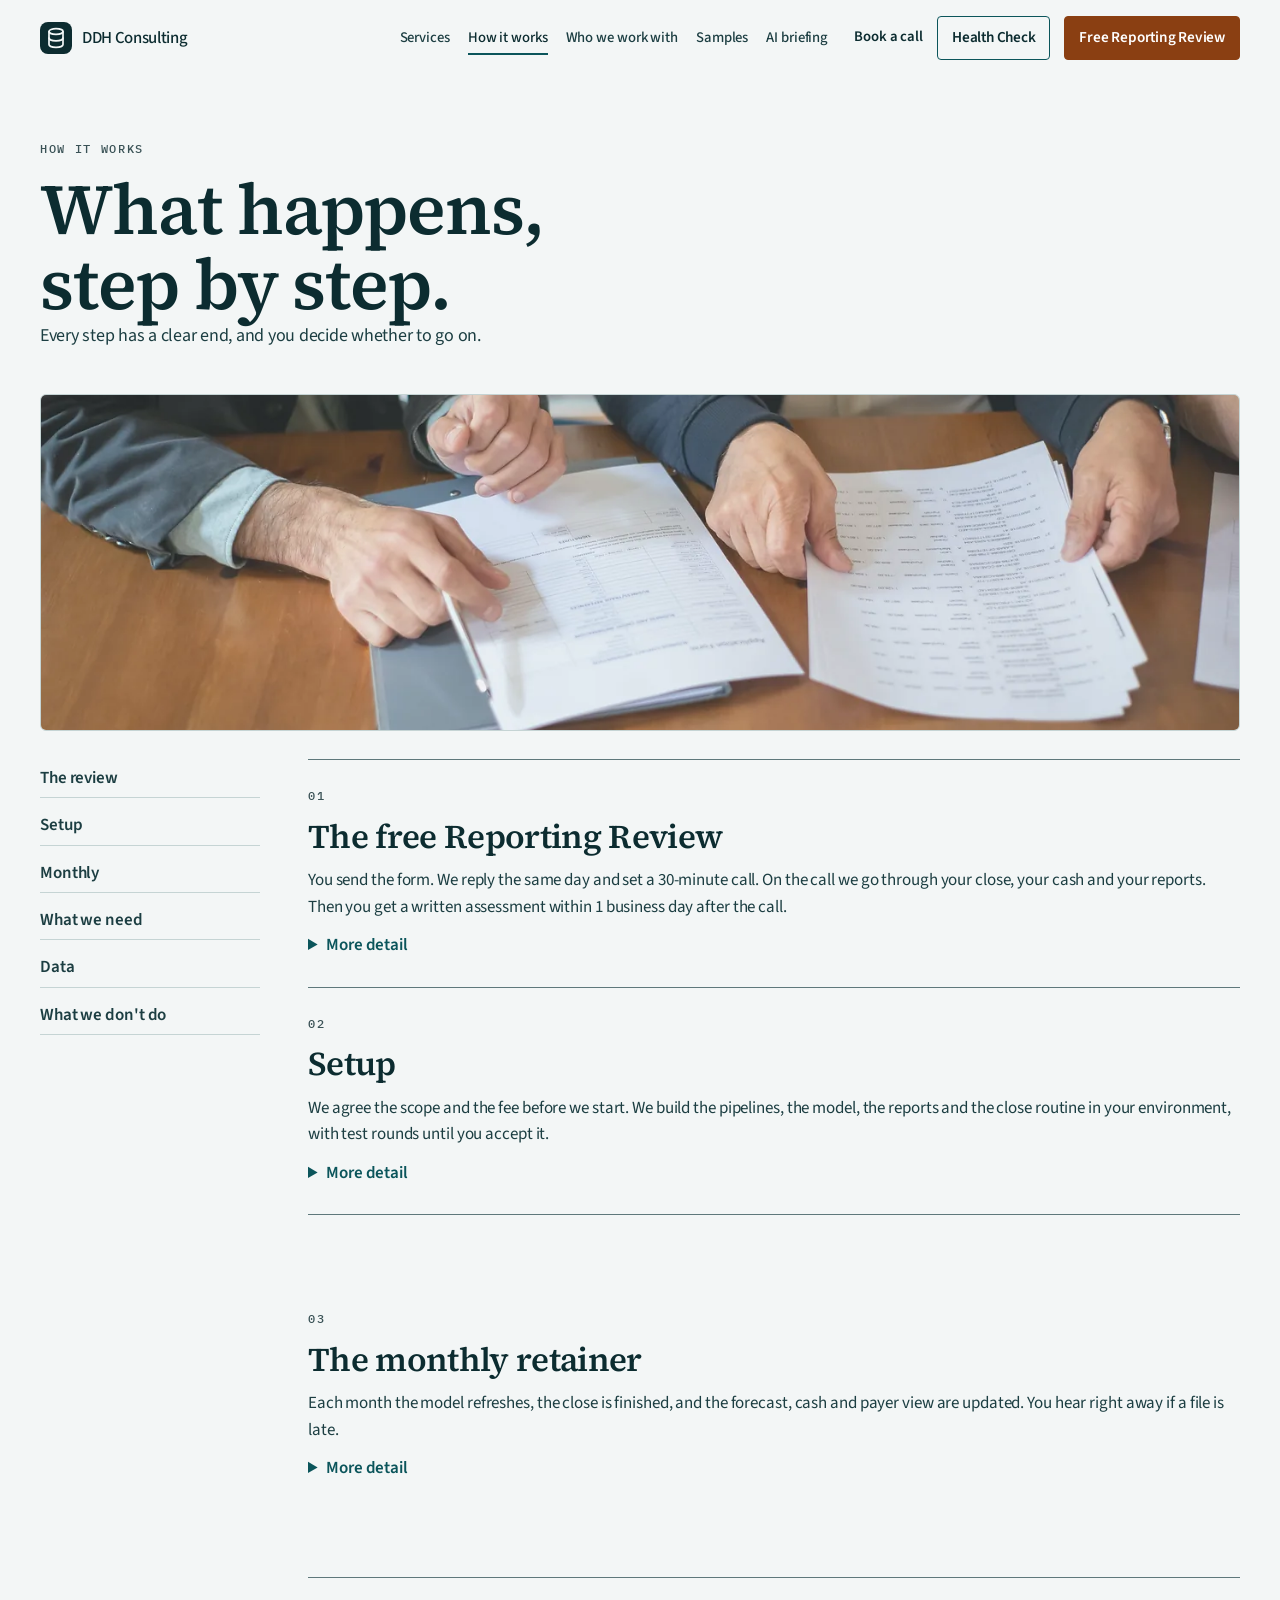
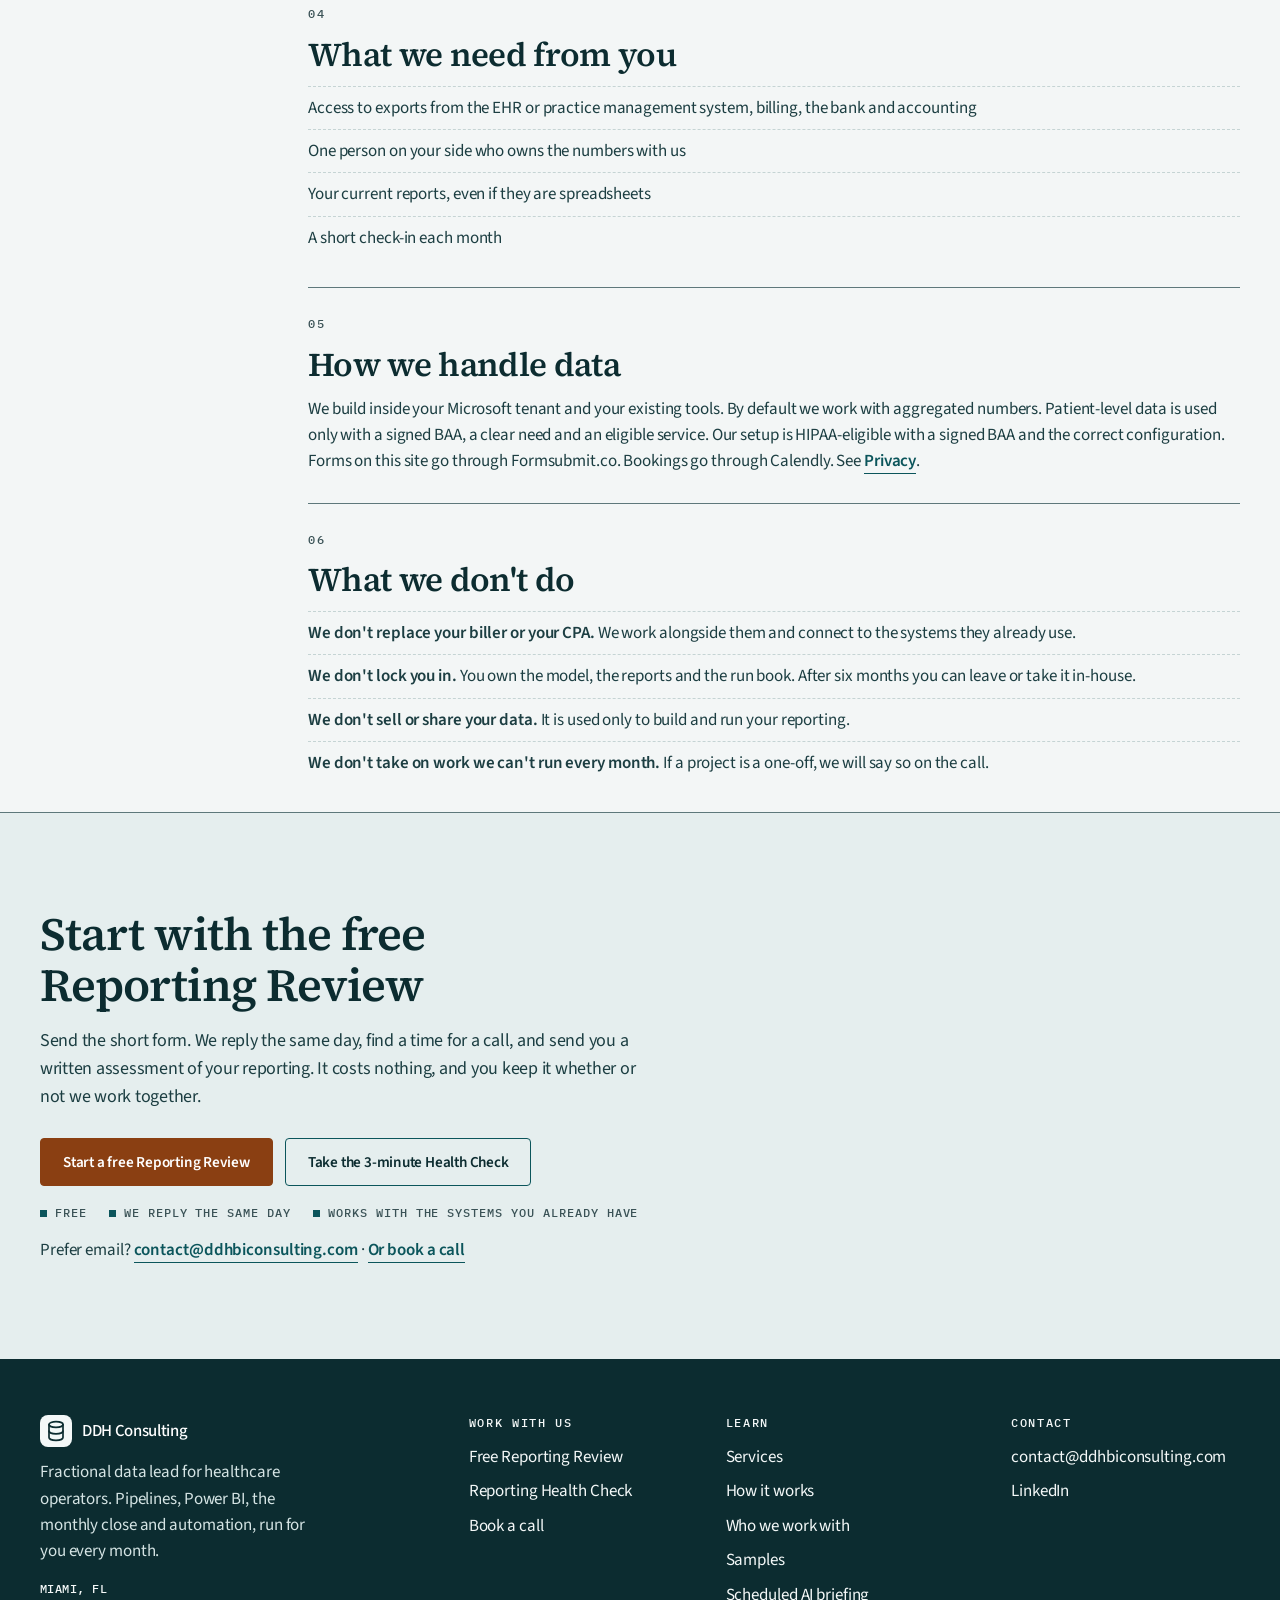
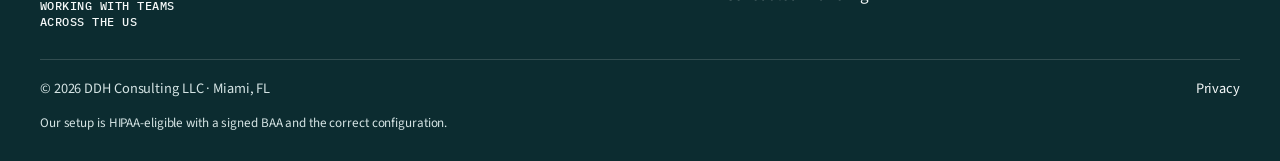
<file: how-it-works.html>
<!DOCTYPE html>
<html lang="en">
<head>
<meta charset="UTF-8">
<meta name="viewport" content="width=device-width, initial-scale=1.0">
<title>How it works: review, setup and monthly retainer | DDH Consulting</title>
<meta name="description" content="What happens after you ask for the free Reporting Review, what a setup includes, how the monthly retainer runs, what we need from you and how we handle data.">
<meta property="og:title" content="How it works: review, setup and monthly retainer | DDH Consulting">
<meta property="og:description" content="What happens after you ask for the free Reporting Review, what a setup includes, how the monthly retainer runs, what we need from you and how we handle data.">
<meta property="og:url" content="https://ddhbiconsulting.com/how-it-works.html">
<meta property="og:type" content="website">
<meta property="og:image" content="https://ddhbiconsulting.com/social-card.png">
<meta property="og:image:width" content="1200">
<meta property="og:image:height" content="630">
<meta property="og:site_name" content="DDH Consulting">
<meta name="twitter:card" content="summary_large_image">
<meta name="twitter:title" content="How it works: review, setup and monthly retainer | DDH Consulting">
<meta name="twitter:description" content="What happens after you ask for the free Reporting Review, what a setup includes, how the monthly retainer runs, what we need from you and how we handle data.">
<meta name="twitter:image" content="https://ddhbiconsulting.com/social-card.png">
<link rel="canonical" href="https://ddhbiconsulting.com/how-it-works.html">
<link rel="icon" href="/favicon.ico?v=7" sizes="48x48">
<link rel="icon" href="/favicon.svg?v=7" type="image/svg+xml">
<link rel="apple-touch-icon" href="/apple-touch-icon.png?v=7">
<link rel="manifest" href="/site.webmanifest?v=7">
<link rel="mask-icon" href="/mask-icon.svg?v=7" color="#0C2C30">
<meta name="theme-color" content="#0C2C30">
<link rel="preload" href="/fonts/source-sans-3-400.woff2" as="font" type="font/woff2" crossorigin>
<link rel="preload" href="/fonts/source-serif-4-600.woff2" as="font" type="font/woff2" crossorigin>
<link rel="preload" href="/fonts/ibm-plex-mono-500.woff2" as="font" type="font/woff2" crossorigin>
<link rel="stylesheet" href="/assets/site.css">
<link rel="stylesheet" href="/assets/rebuild.css">
<script>document.documentElement.classList.add("js");</script>
<script>
  window.dataLayer = window.dataLayer || [];
  function gtag(){dataLayer.push(arguments);}
  window.addEventListener("load", function () {
    var s = document.createElement("script");
    s.src = "https://www.googletagmanager.com/gtag/js?id=G-J5QVLV1G6C";
    s.async = true;
    s.onload = function () { gtag("js", new Date()); gtag("config", "G-J5QVLV1G6C"); };
    document.head.appendChild(s);
  });
</script>
<script type="application/ld+json">
{
  "@context": "https://schema.org",
  "@graph": [
    {
      "@type": "Organization",
      "@id": "https://ddhbiconsulting.com/#organization",
      "name": "DDH Consulting",
      "url": "https://ddhbiconsulting.com",
      "logo": "https://ddhbiconsulting.com/icon-512.png",
      "email": "contact@ddhbiconsulting.com",
      "sameAs": [
        "https://www.linkedin.com/company/ddhconsulting/"
      ],
      "address": {
        "@type": "PostalAddress",
        "addressLocality": "Miami",
        "addressRegion": "FL",
        "addressCountry": "US"
      }
    },
    {
      "@type": "WebSite",
      "@id": "https://ddhbiconsulting.com/#website",
      "url": "https://ddhbiconsulting.com",
      "name": "DDH Consulting",
      "publisher": {
        "@id": "https://ddhbiconsulting.com/#organization"
      }
    }
  ]
}
</script>
</head>
<body>
<a class="skip" href="#main">Skip to content</a>
<header class="site-header">
  <div class="wrap header-bar">
    <a class="brand" href="/" aria-label="DDH Consulting home">
      <svg viewBox="0 0 32 32" fill="none" aria-hidden="true">
        <rect width="32" height="32" rx="8" fill="#0C2C30"/>
        <g fill="none" stroke="#F4F8F8" stroke-width="1.7" stroke-linecap="round" stroke-linejoin="round">
          <ellipse cx="16" cy="9.5" rx="7" ry="2.8"/>
          <path d="M9 9.5 V22.5 c0 1.55 3.13 2.8 7 2.8 s7 -1.25 7 -2.8 V9.5"/>
          <path d="M9 16 c0 1.55 3.13 2.8 7 2.8 s7 -1.25 7 -2.8"/>
        </g>
      </svg>
      <span class="brand-name">DDH Consulting</span>
    </a>
    <nav class="nav-links" aria-label="Primary">
      <a href="/services.html">Services</a>
      <a href="/how-it-works.html" aria-current="page">How it works</a>
      <a href="/who-we-work-with.html">Who we work with</a>
      <a href="/samples.html">Samples</a>
      <a href="/briefing.html">AI briefing</a>
    </nav>
    <div class="header-actions">
      <a class="header-book" href="https://calendly.com/pedroodahdah/30min" target="_blank" rel="noopener">Book a call</a>
      <a class="btn btn-outline header-health" href="/checkup.html">Health Check</a>
      <a class="btn btn-primary" href="/apply.html" aria-label="Free Reporting Review"><span class="cta-full">Free Reporting Review</span><span class="cta-short">Free review</span></a>
    </div>
    <button class="menu-btn" type="button" aria-expanded="false" aria-controls="menu-panel">Menu</button>
  </div>
  <div id="menu-panel" class="menu-panel" hidden>
    <a href="/services.html">Services</a>
    <a href="/how-it-works.html">How it works</a>
    <a href="/who-we-work-with.html">Who we work with</a>
    <a href="/samples.html">Samples</a>
    <a href="/briefing.html">AI briefing</a>
    <a href="https://calendly.com/pedroodahdah/30min" target="_blank" rel="noopener">Book a call</a>
    <a class="btn btn-outline" href="/checkup.html">Health Check</a>
    <a class="btn btn-primary" href="/apply.html">Free Reporting Review</a>
  </div>
</header>
<main id="main">
<section class="page-hero"><div class="wrap">
      <p class="eyebrow">How it works</p>
      <h1>What happens, step by step.</h1>
      <p class="lede">Every step has a clear end, and you decide whether to go on.</p>
      <div class="chips chip-row">
        <a href="#review">Review</a><a href="#setup">Setup</a><a href="#monthly">Monthly</a>
        <a href="#need">What we need</a><a href="#data">Data</a><a href="#dont">What we don't do</a>
      </div>
    </div></section>
    <div class="wrap">
      <figure class="photo-band">
        <picture>
          <source type="image/webp" srcset="/assets/img/how-it-works-band-800.webp 800w, /assets/img/how-it-works-band-1400.webp 1400w, /assets/img/how-it-works-band.webp 2400w" sizes="(min-width: 1248px) 1200px, (min-width: 700px) calc(100vw - 48px), calc(100vw - 32px)">
          <!-- Source: Pexels 8439750 (Pexels License, no attribution required) -->
          <img src="/assets/img/how-it-works-band.jpg" width="1400" height="393" alt="Hands reviewing printed reports at a table" loading="lazy" decoding="async">
        </picture>
      </figure>
    </div>
    <div class="wrap method-layout">
      <nav class="toc" aria-label="On this page">
        <a href="#review">The review</a>
        <a href="#setup">Setup</a>
        <a href="#monthly">Monthly</a>
        <a href="#need">What we need</a>
        <a href="#data">Data</a>
        <a href="#dont">What we don't do</a>
      </nav>
      <div>
        <section class="method-block" id="review">
          <p class="eyebrow">01</p>
          <h2>The free Reporting Review</h2>
          <p>You send the form. We reply the same day and set a 30-minute call. On the call we go through your close, your cash and your reports. Then you get a written assessment within 1 business day after the call.</p>
          <details>
            <summary>More detail</summary>
            <p>The assessment covers: the reports you produce today and how long each takes; where each number comes from; where numbers disagree; the first three fixes we would make; a rough effort for each; what a setup would include. You receive that written assessment within 1 business day after the call.</p>
          </details>
        </section>
        <section class="method-block" id="setup">
          <p class="eyebrow">02</p>
          <h2>Setup</h2>
          <p>We agree the scope and the fee before we start. We build the pipelines, the model, the reports and the close routine in your environment, with test rounds until you accept it.</p>
          <details>
            <summary>More detail</summary>
            <p>We write the run book as we build. <a class="text-link" href="/briefing.html#setup">Typical durations for a setup</a>.</p>
          </details>
        </section>
        <section class="method-block" id="monthly">
          <p class="eyebrow">03</p>
          <h2>The monthly retainer</h2>
          <p>Each month the model refreshes, the close is finished, and the forecast, cash and payer view are updated. You hear right away if a file is late.</p>
          <details>
            <summary>More detail</summary>
            <p>Minimum six months, then month to month. You can ask for the handover at any time: the run book, training and access for your team.</p>
          </details>
        </section>
        <section class="method-block" id="need">
          <p class="eyebrow">04</p>
          <h2>What we need from you</h2>
          <ul>
            <li>Access to exports from the EHR or practice management system, billing, the bank and accounting</li>
            <li>One person on your side who owns the numbers with us</li>
            <li>Your current reports, even if they are spreadsheets</li>
            <li>A short check-in each month</li>
          </ul>
        </section>
        <section class="method-block" id="data">
          <p class="eyebrow">05</p>
          <h2>How we handle data</h2>
          <p>We build inside your Microsoft tenant and your existing tools. By default we work with aggregated numbers. Patient-level data is used only with a signed BAA, a clear need and an eligible service. Our setup is HIPAA-eligible with a signed BAA and the correct configuration. Forms on this site go through Formsubmit.co. Bookings go through Calendly. See <a class="text-link" href="/privacy.html">Privacy</a>.</p>
        </section>
        <section class="method-block" id="dont">
          <p class="eyebrow">06</p>
          <h2>What we don't do</h2>
          <ul>
            <li><strong>We don't replace your biller or your CPA.</strong> We work alongside them and connect to the systems they already use.</li>
            <li><strong>We don't lock you in.</strong> You own the model, the reports and the run book. After six months you can leave or take it in-house.</li>
            <li><strong>We don't sell or share your data.</strong> It is used only to build and run your reporting.</li>
            <li><strong>We don't take on work we can't run every month.</strong> If a project is a one-off, we will say so on the call.</li>
          </ul>
        </section>
      </div>
    </div>
</main>
<section class="close-band" id="start">
  <div class="wrap">
    <h2>Start with the free Reporting Review</h2>
    <p class="lede">Send the short form. We reply the same day, find a time for a call, and send you a written assessment of your reporting. It costs nothing, and you keep it whether or not we work together.</p>
    <div class="cta-row">
      <a class="btn btn-primary" href="/apply.html">Start a free Reporting Review</a>
      <a class="btn btn-outline" href="/checkup.html">Take the 3-minute Health Check</a>
    </div>
    <ul class="ticks" aria-label="What the review includes">
      <li>Free</li>
      <li>We reply the same day</li>
      <li>Works with the systems you already have</li>
    </ul>
    <p class="alt">Prefer email? <a href="mailto:contact@ddhbiconsulting.com">contact@ddhbiconsulting.com</a> · <a href="https://calendly.com/pedroodahdah/30min" target="_blank" rel="noopener">Or book a call</a></p>
  </div>
</section>
<footer class="site-footer">
  <div class="wrap footer-grid">
    <div>
      <a class="brand footer-brand" href="/" aria-label="DDH Consulting home">
        <svg viewBox="0 0 32 32" fill="none" aria-hidden="true">
        <rect width="32" height="32" rx="8" fill="#F4F8F8"/>
        <g fill="none" stroke="#0C2C30" stroke-width="1.7" stroke-linecap="round" stroke-linejoin="round">
          <ellipse cx="16" cy="9.5" rx="7" ry="2.8"/>
          <path d="M9 9.5 V22.5 c0 1.55 3.13 2.8 7 2.8 s7 -1.25 7 -2.8 V9.5"/>
          <path d="M9 16 c0 1.55 3.13 2.8 7 2.8 s7 -1.25 7 -2.8"/>
        </g>
      </svg>
        <span class="brand-name">DDH Consulting</span>
      </a>
      <p>Fractional data lead for healthcare operators. Pipelines, Power BI, the monthly close and automation, run for you every month.</p>
      <p class="label place">Miami, FL<br>Working with teams<br>across the US</p>
    </div>
    <div>
      <h2>Work with us</h2>
      <ul>
        <li><a href="/apply.html">Free Reporting Review</a></li>
        <li><a href="/checkup.html">Reporting Health Check</a></li>
        <li><a href="https://calendly.com/pedroodahdah/30min" target="_blank" rel="noopener">Book a call</a></li>
      </ul>
    </div>
    <div>
      <h2>Learn</h2>
      <ul>
        <li><a href="/services.html">Services</a></li>
        <li><a href="/how-it-works.html">How it works</a></li>
        <li><a href="/who-we-work-with.html">Who we work with</a></li>
        <li><a href="/samples.html">Samples</a></li>
        <li><a href="/briefing.html">Scheduled AI briefing</a></li>
      </ul>
    </div>
    <div>
      <h2>Contact</h2>
      <ul>
        <li><a href="mailto:contact@ddhbiconsulting.com">contact@ddhbiconsulting.com</a></li>
        <li><a href="https://www.linkedin.com/company/ddhconsulting/" target="_blank" rel="noopener">LinkedIn</a></li>
      </ul>
    </div>
  </div>
  <div class="wrap footer-base">
    <span>© 2026 DDH Consulting LLC · Miami, FL</span>
    <a href="/privacy.html">Privacy</a>
  </div>
  <div class="wrap">
    <p class="disclaimer">Our setup is HIPAA-eligible with a signed BAA and the correct configuration.</p>
  </div>
</footer>
<script src="/assets/site.js"></script>
</body>
</html>
</file>
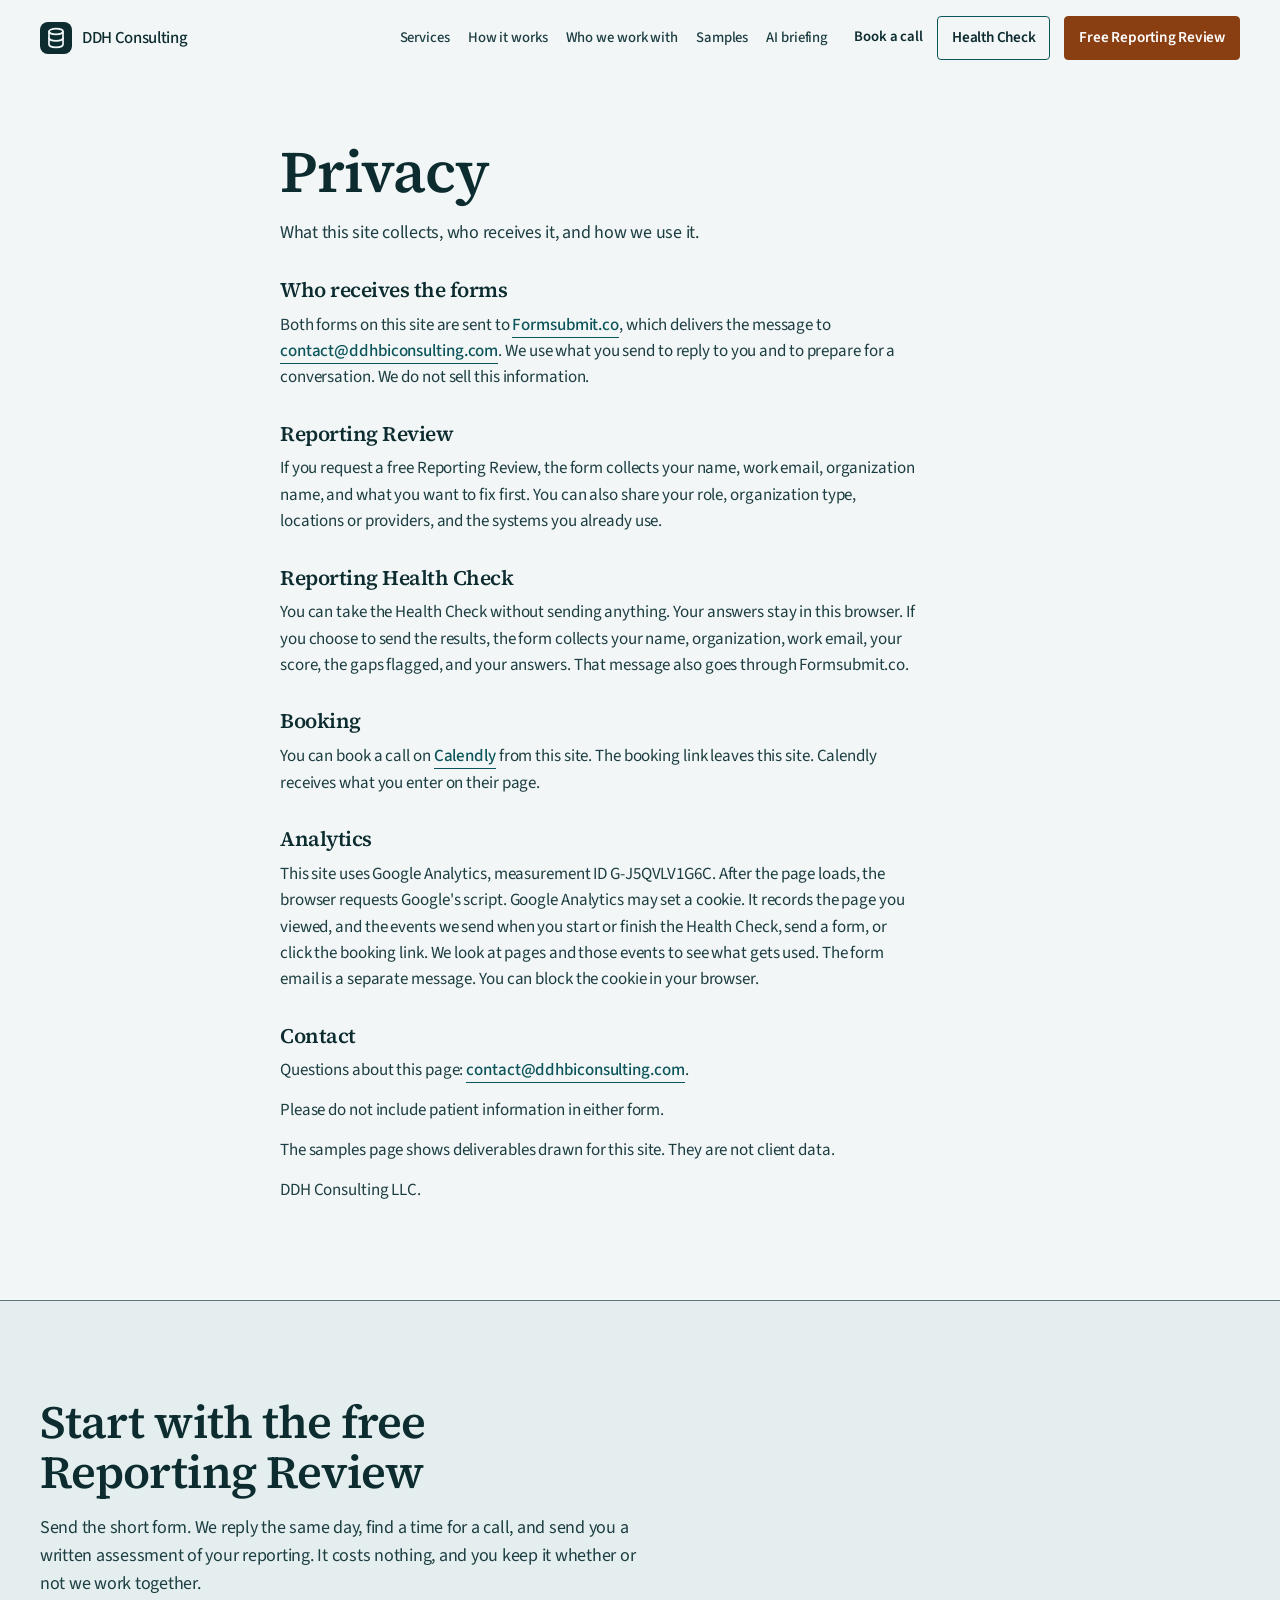
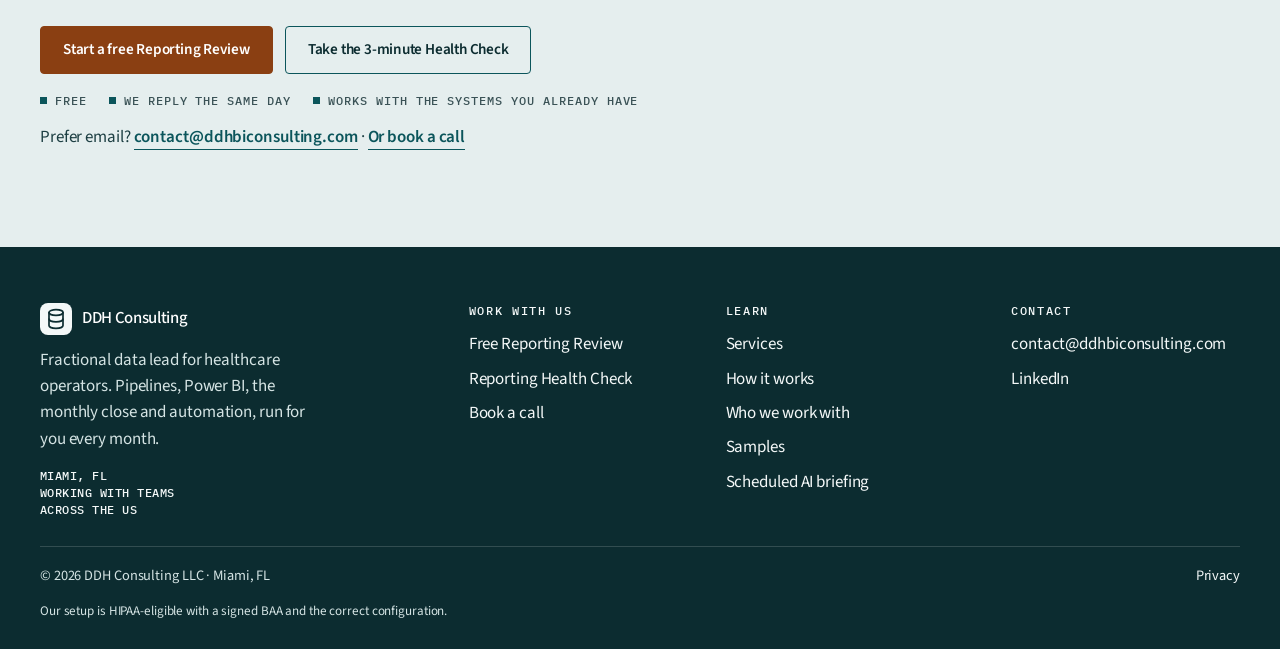
<file: privacy.html>
<!DOCTYPE html>
<html lang="en">
<head>
<meta charset="UTF-8">
<meta name="viewport" content="width=device-width, initial-scale=1.0">
<title>Privacy | DDH Consulting</title>
<meta name="description" content="What the Reporting Review and Health Check forms collect, who receives them through Formsubmit.co and Calendly, and how this site uses Google Analytics.">
<meta property="og:title" content="Privacy | DDH Consulting">
<meta property="og:description" content="What the Reporting Review and Health Check forms collect, who receives them through Formsubmit.co and Calendly, and how this site uses Google Analytics.">
<meta property="og:url" content="https://ddhbiconsulting.com/privacy.html">
<meta property="og:type" content="website">
<meta property="og:image" content="https://ddhbiconsulting.com/social-card.png">
<meta property="og:image:width" content="1200">
<meta property="og:image:height" content="630">
<meta property="og:site_name" content="DDH Consulting">
<meta name="twitter:card" content="summary_large_image">
<meta name="twitter:title" content="Privacy | DDH Consulting">
<meta name="twitter:description" content="What the Reporting Review and Health Check forms collect, who receives them through Formsubmit.co and Calendly, and how this site uses Google Analytics.">
<meta name="twitter:image" content="https://ddhbiconsulting.com/social-card.png">
<link rel="canonical" href="https://ddhbiconsulting.com/privacy.html">
<link rel="icon" href="/favicon.ico?v=7" sizes="48x48">
<link rel="icon" href="/favicon.svg?v=7" type="image/svg+xml">
<link rel="apple-touch-icon" href="/apple-touch-icon.png?v=7">
<link rel="manifest" href="/site.webmanifest?v=7">
<link rel="mask-icon" href="/mask-icon.svg?v=7" color="#0C2C30">
<meta name="theme-color" content="#0C2C30">
<link rel="preload" href="/fonts/source-sans-3-400.woff2" as="font" type="font/woff2" crossorigin>
<link rel="preload" href="/fonts/source-sans-3-500.woff2" as="font" type="font/woff2" crossorigin>
<link rel="preload" href="/fonts/source-serif-4-600.woff2" as="font" type="font/woff2" crossorigin>
<link rel="stylesheet" href="/assets/site.css">
<link rel="preload" href="/fonts/ibm-plex-mono-500.woff2" as="font" type="font/woff2" crossorigin>
<link rel="stylesheet" href="/assets/rebuild.css">
<script>document.documentElement.classList.add("js");</script>
<script>
  window.dataLayer = window.dataLayer || [];
  function gtag(){dataLayer.push(arguments);}
  window.addEventListener("load", function () {
    var s = document.createElement("script");
    s.src = "https://www.googletagmanager.com/gtag/js?id=G-J5QVLV1G6C";
    s.async = true;
    s.onload = function () { gtag("js", new Date()); gtag("config", "G-J5QVLV1G6C"); };
    document.head.appendChild(s);
  });
</script>
<script type="application/ld+json">
{
  "@context": "https://schema.org",
  "@graph": [
    {
      "@type": "Organization",
      "@id": "https://ddhbiconsulting.com/#organization",
      "name": "DDH Consulting",
      "url": "https://ddhbiconsulting.com",
      "logo": "https://ddhbiconsulting.com/icon-512.png",
      "email": "contact@ddhbiconsulting.com",
      "sameAs": [
        "https://www.linkedin.com/company/ddhconsulting/"
      ],
      "address": {
        "@type": "PostalAddress",
        "addressLocality": "Miami",
        "addressRegion": "FL",
        "addressCountry": "US"
      }
    },
    {
      "@type": "WebSite",
      "@id": "https://ddhbiconsulting.com/#website",
      "url": "https://ddhbiconsulting.com",
      "name": "DDH Consulting",
      "publisher": {
        "@id": "https://ddhbiconsulting.com/#organization"
      }
    }
  ]
}
</script>
</head>
<body>
<a class="skip" href="#main">Skip to content</a>
<header class="site-header">
  <div class="wrap header-bar">
    <a class="brand" href="/" aria-label="DDH Consulting home">
      <svg viewBox="0 0 32 32" fill="none" aria-hidden="true">
        <rect width="32" height="32" rx="8" fill="#0C2C30"/>
        <g fill="none" stroke="#F4F8F8" stroke-width="1.7" stroke-linecap="round" stroke-linejoin="round">
          <ellipse cx="16" cy="9.5" rx="7" ry="2.8"/>
          <path d="M9 9.5 V22.5 c0 1.55 3.13 2.8 7 2.8 s7 -1.25 7 -2.8 V9.5"/>
          <path d="M9 16 c0 1.55 3.13 2.8 7 2.8 s7 -1.25 7 -2.8"/>
        </g>
      </svg>
      <span class="brand-name">DDH Consulting</span>
    </a>
    <nav class="nav-links" aria-label="Primary">
      <a href="/services.html">Services</a>
      <a href="/how-it-works.html">How it works</a>
      <a href="/who-we-work-with.html">Who we work with</a>
      <a href="/samples.html">Samples</a>
      <a href="/briefing.html">AI briefing</a>
    </nav>
    <div class="header-actions">
      <a class="header-book" href="https://calendly.com/pedroodahdah/30min" target="_blank" rel="noopener">Book a call</a>
      <a class="btn btn-outline header-health" href="/checkup.html">Health Check</a>
      <a class="btn btn-primary" href="/apply.html" aria-label="Free Reporting Review"><span class="cta-full">Free Reporting Review</span><span class="cta-short">Free review</span></a>
    </div>
    <button class="menu-btn" type="button" aria-expanded="false" aria-controls="menu-panel">Menu</button>
  </div>
  <div id="menu-panel" class="menu-panel" hidden>
    <a href="/services.html">Services</a>
    <a href="/how-it-works.html">How it works</a>
    <a href="/who-we-work-with.html">Who we work with</a>
    <a href="/samples.html">Samples</a>
    <a href="/briefing.html">AI briefing</a>
    <a href="https://calendly.com/pedroodahdah/30min" target="_blank" rel="noopener">Book a call</a>
    <a class="btn btn-outline" href="/checkup.html">Health Check</a>
    <a class="btn btn-primary" href="/apply.html">Free Reporting Review</a>
  </div>
</header>
<main id="main" class="page">
  <h1>Privacy</h1>
  <p class="lede">What this site collects, who receives it, and how we use it.</p>
  <h2>Who receives the forms</h2>
  <p>Both forms on this site are sent to <a href="https://formsubmit.co">Formsubmit.co</a>, which delivers the message to <a href="mailto:contact@ddhbiconsulting.com">contact@ddhbiconsulting.com</a>. We use what you send to reply to you and to prepare for a conversation. We do not sell this information.</p>
  <h2>Reporting Review</h2>
  <p>If you request a free Reporting Review, the form collects your name, work email, organization name, and what you want to fix first. You can also share your role, organization type, locations or providers, and the systems you already use.</p>
  <h2>Reporting Health Check</h2>
  <p>You can take the Health Check without sending anything. Your answers stay in this browser. If you choose to send the results, the form collects your name, organization, work email, your score, the gaps flagged, and your answers. That message also goes through Formsubmit.co.</p>
  <h2>Booking</h2>
  <p>You can book a call on <a href="https://calendly.com">Calendly</a> from this site. The booking link leaves this site. Calendly receives what you enter on their page.</p>
  <h2>Analytics</h2>
  <p>This site uses Google Analytics, measurement ID G-J5QVLV1G6C. After the page loads, the browser requests Google's script. Google Analytics may set a cookie. It records the page you viewed, and the events we send when you start or finish the Health Check, send a form, or click the booking link. We look at pages and those events to see what gets used. The form email is a separate message. You can block the cookie in your browser.</p>
  <h2>Contact</h2>
  <p>Questions about this page: <a href="mailto:contact@ddhbiconsulting.com">contact@ddhbiconsulting.com</a>.</p>
  <p>Please do not include patient information in either form.</p>
  <p>The samples page shows deliverables drawn for this site. They are not client data.</p>
  <p>DDH Consulting LLC.</p>
</main>
<section class="close-band" id="start">
  <div class="wrap">
    <h2>Start with the free Reporting Review</h2>
    <p class="lede">Send the short form. We reply the same day, find a time for a call, and send you a written assessment of your reporting. It costs nothing, and you keep it whether or not we work together.</p>
    <div class="cta-row">
      <a class="btn btn-primary" href="/apply.html">Start a free Reporting Review</a>
      <a class="btn btn-outline" href="/checkup.html">Take the 3-minute Health Check</a>
    </div>
    <ul class="ticks" aria-label="What the review includes">
      <li>Free</li>
      <li>We reply the same day</li>
      <li>Works with the systems you already have</li>
    </ul>
    <p class="alt">Prefer email? <a href="mailto:contact@ddhbiconsulting.com">contact@ddhbiconsulting.com</a> · <a href="https://calendly.com/pedroodahdah/30min" target="_blank" rel="noopener">Or book a call</a></p>
  </div>
</section>
<footer class="site-footer">
  <div class="wrap footer-grid">
    <div>
      <a class="brand footer-brand" href="/" aria-label="DDH Consulting home">
        <svg viewBox="0 0 32 32" fill="none" aria-hidden="true">
        <rect width="32" height="32" rx="8" fill="#F4F8F8"/>
        <g fill="none" stroke="#0C2C30" stroke-width="1.7" stroke-linecap="round" stroke-linejoin="round">
          <ellipse cx="16" cy="9.5" rx="7" ry="2.8"/>
          <path d="M9 9.5 V22.5 c0 1.55 3.13 2.8 7 2.8 s7 -1.25 7 -2.8 V9.5"/>
          <path d="M9 16 c0 1.55 3.13 2.8 7 2.8 s7 -1.25 7 -2.8"/>
        </g>
      </svg>
        <span class="brand-name">DDH Consulting</span>
      </a>
      <p>Fractional data lead for healthcare operators. Pipelines, Power BI, the monthly close and automation, run for you every month.</p>
      <p class="label place">Miami, FL<br>Working with teams<br>across the US</p>
    </div>
    <div>
      <h2>Work with us</h2>
      <ul>
        <li><a href="/apply.html">Free Reporting Review</a></li>
        <li><a href="/checkup.html">Reporting Health Check</a></li>
        <li><a href="https://calendly.com/pedroodahdah/30min" target="_blank" rel="noopener">Book a call</a></li>
      </ul>
    </div>
    <div>
      <h2>Learn</h2>
      <ul>
        <li><a href="/services.html">Services</a></li>
        <li><a href="/how-it-works.html">How it works</a></li>
        <li><a href="/who-we-work-with.html">Who we work with</a></li>
        <li><a href="/samples.html">Samples</a></li>
        <li><a href="/briefing.html">Scheduled AI briefing</a></li>
      </ul>
    </div>
    <div>
      <h2>Contact</h2>
      <ul>
        <li><a href="mailto:contact@ddhbiconsulting.com">contact@ddhbiconsulting.com</a></li>
        <li><a href="https://www.linkedin.com/company/ddhconsulting/" target="_blank" rel="noopener">LinkedIn</a></li>
      </ul>
    </div>
  </div>
  <div class="wrap footer-base">
    <span>© 2026 DDH Consulting LLC · Miami, FL</span>
    <a href="/privacy.html">Privacy</a>
  </div>
  <div class="wrap">
    <p class="disclaimer">Our setup is HIPAA-eligible with a signed BAA and the correct configuration.</p>
  </div>
</footer>
</footer>
<script src="/assets/site.js"></script>
</body>
</html>
</file>
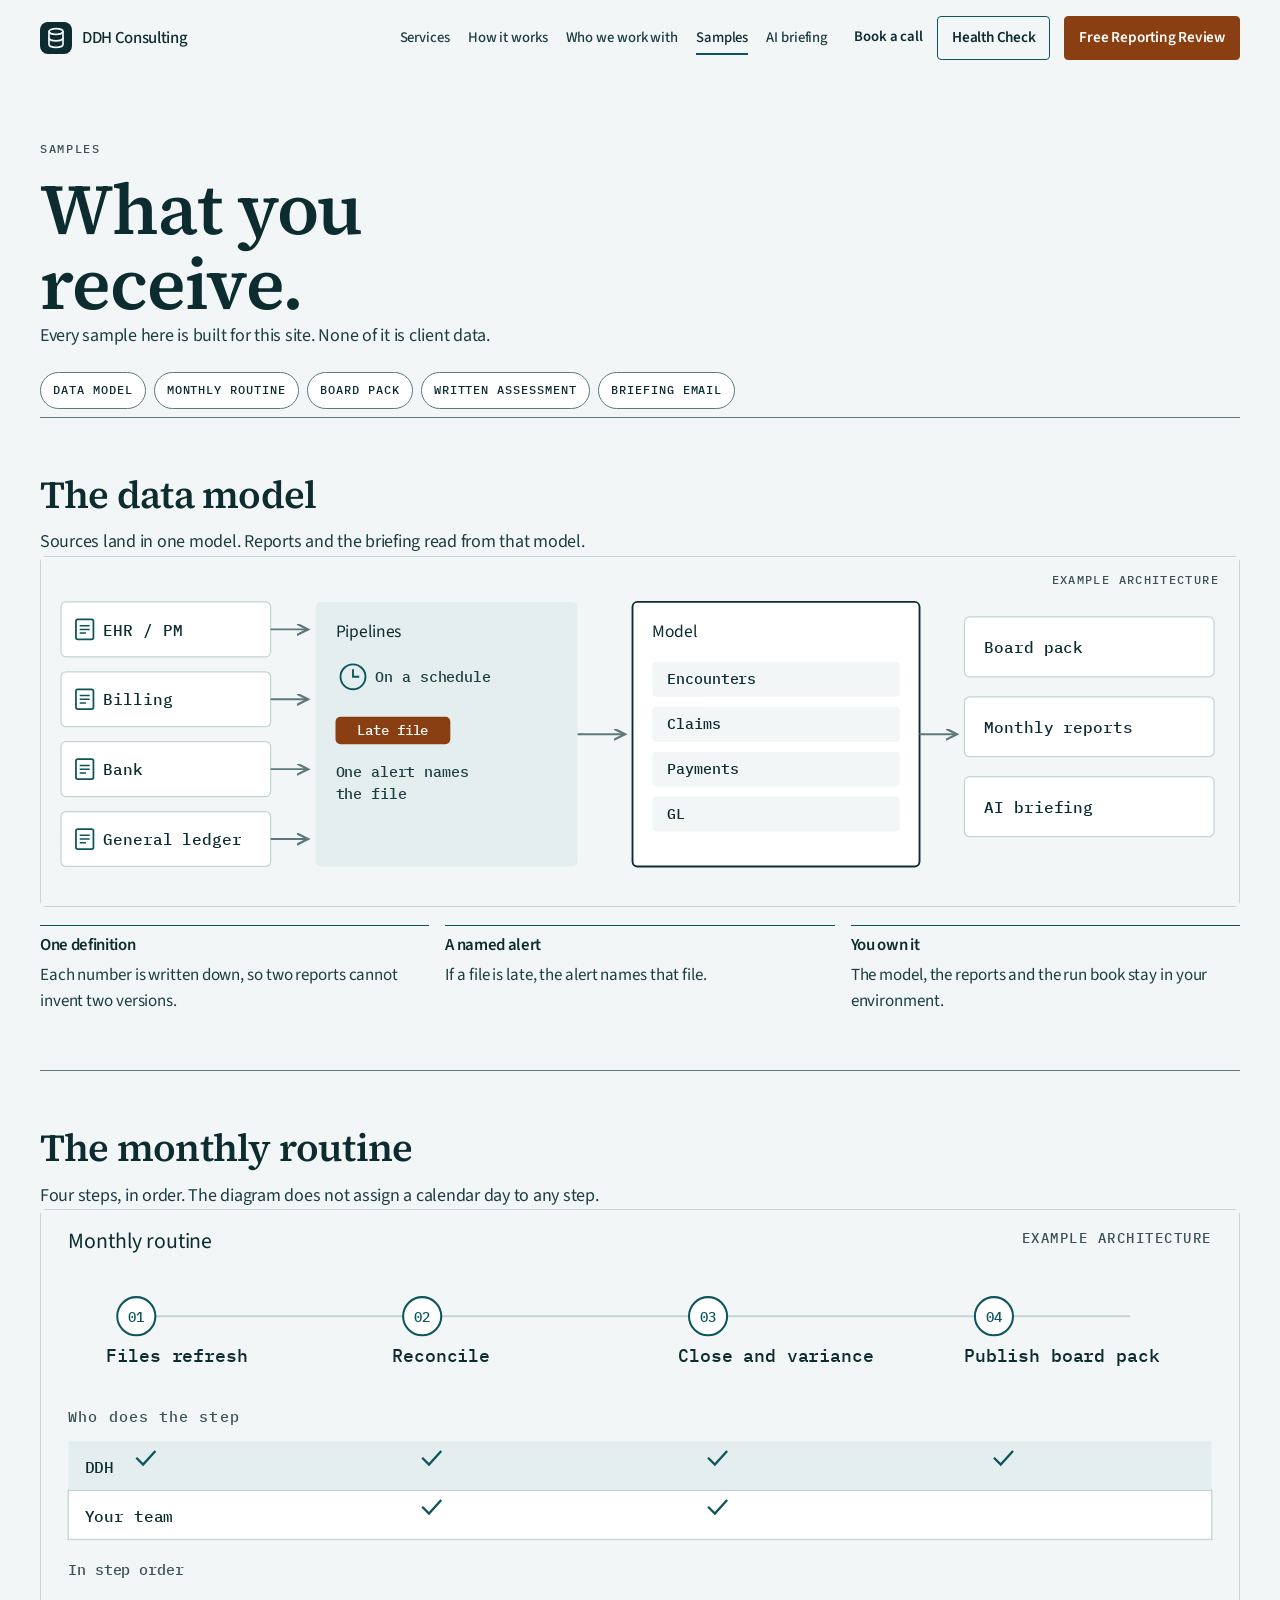
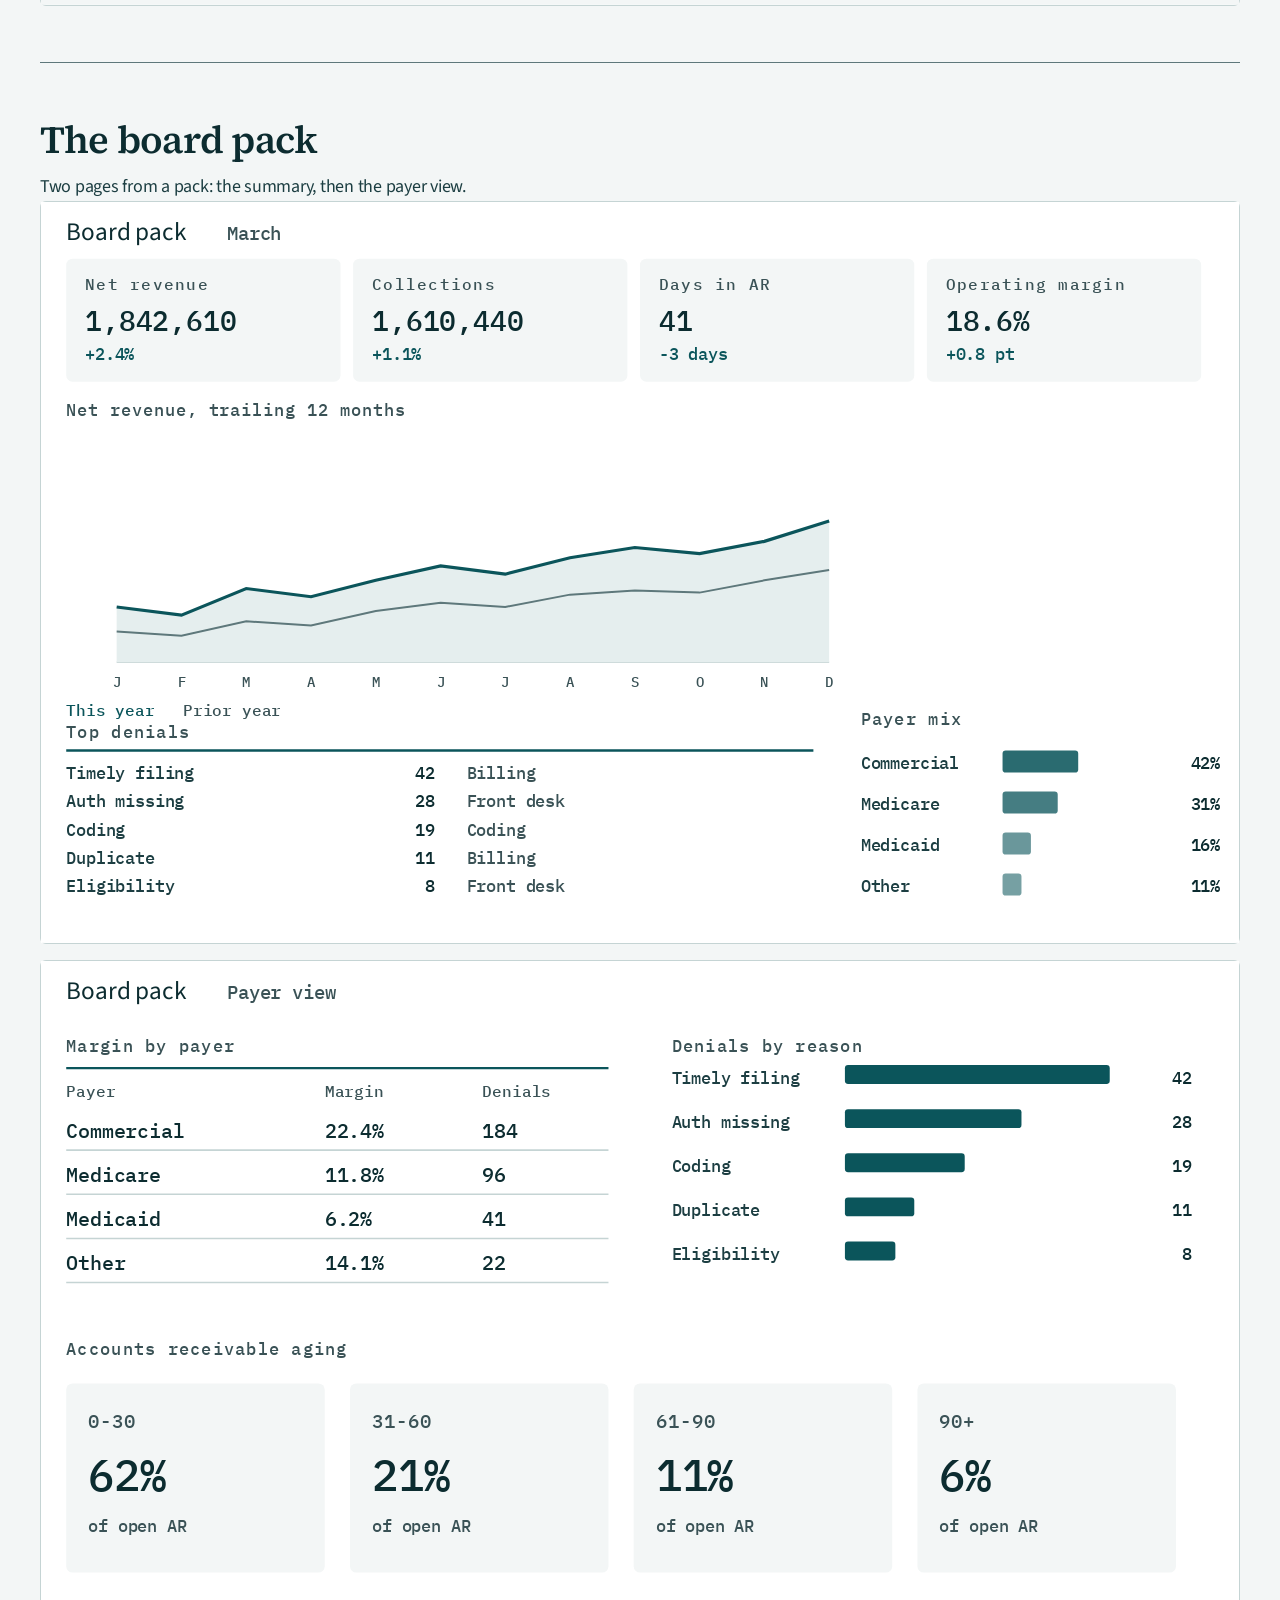
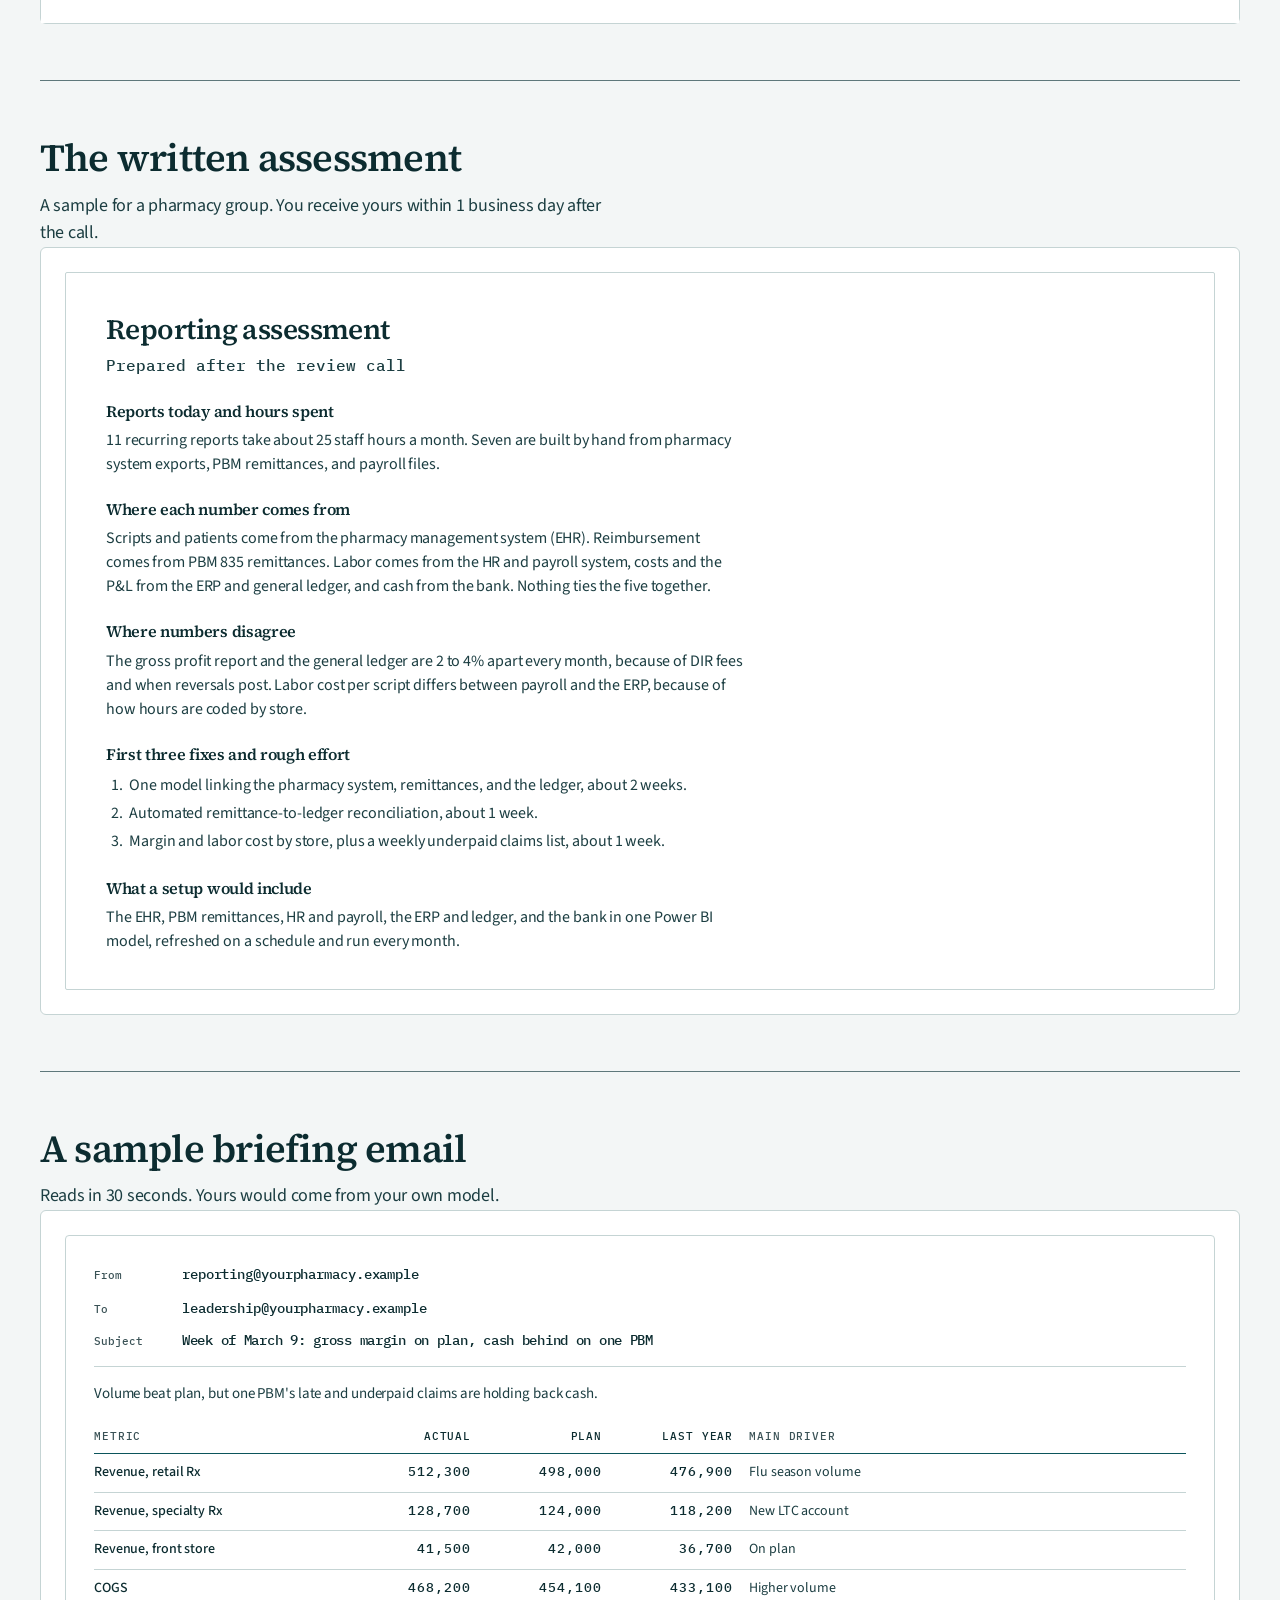
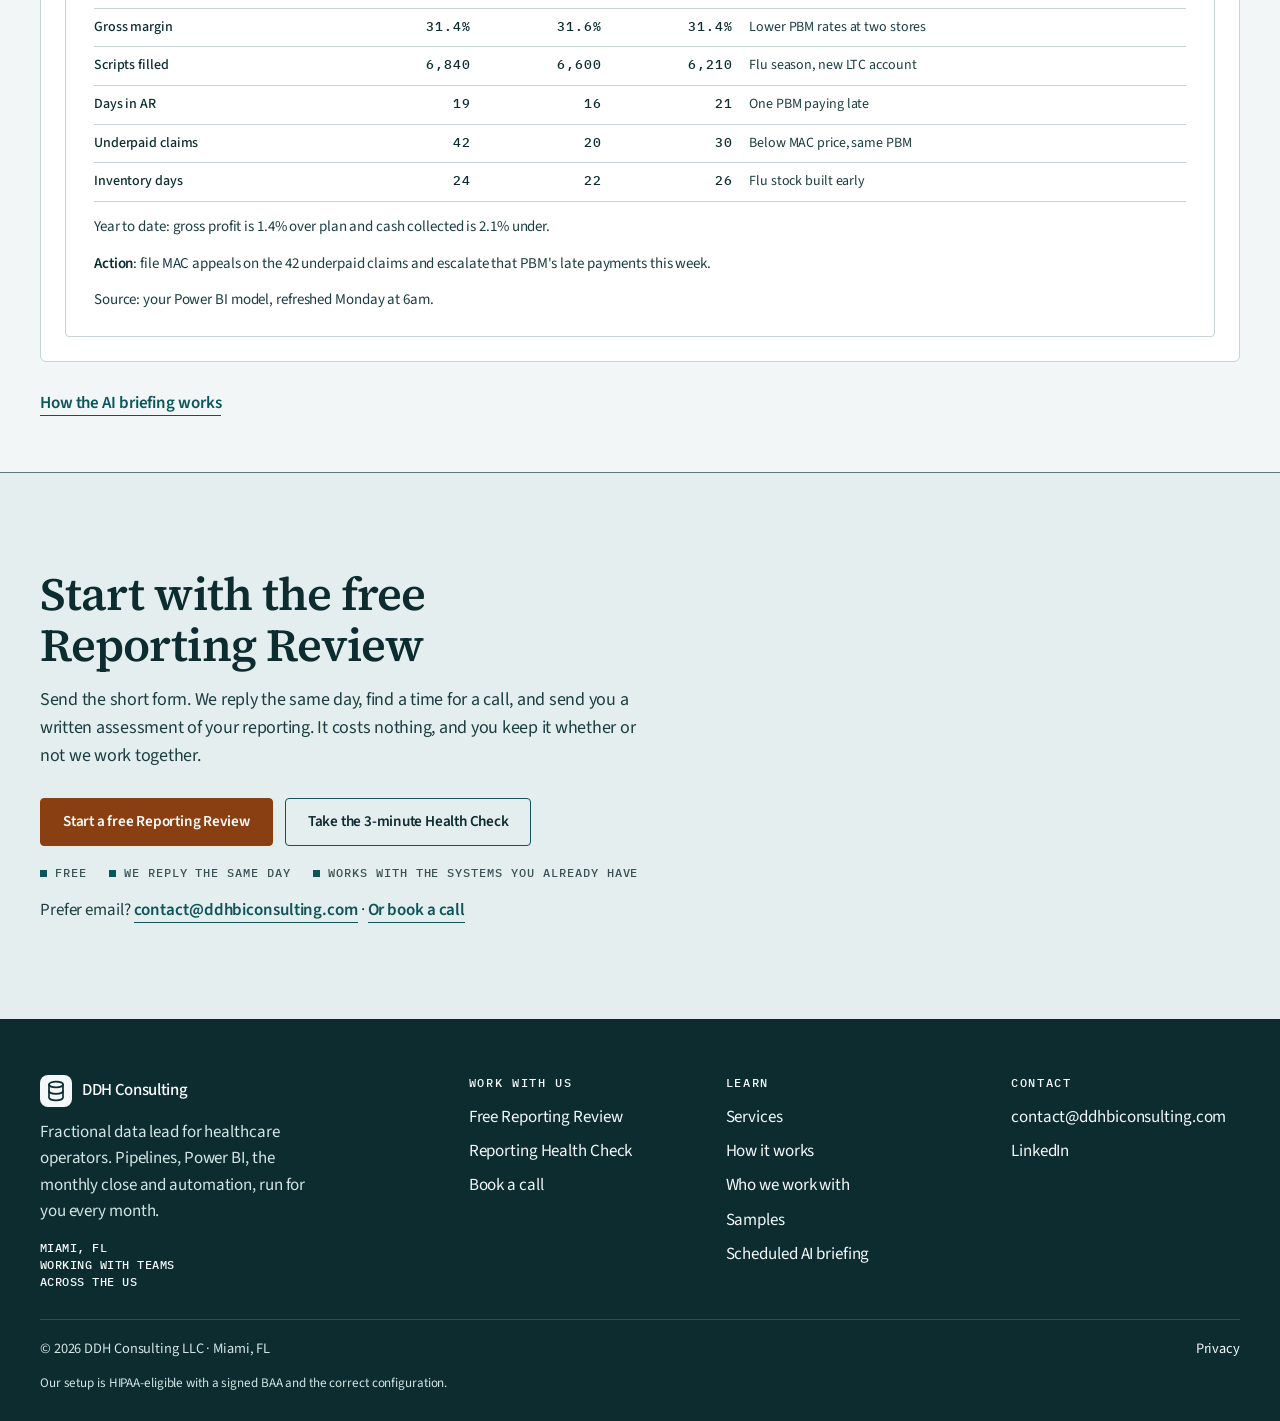
<file: samples.html>
<!DOCTYPE html>
<html lang="en">
<head>
<meta charset="UTF-8">
<meta name="viewport" content="width=device-width, initial-scale=1.0">
<title>Samples: data model, monthly workflow and board pack | DDH Consulting</title>
<meta name="description" content="Sample deliverables: the data model, the monthly reporting workflow, the Power BI board pack, the written assessment and a sample briefing email.">
<meta property="og:title" content="Samples: data model, monthly workflow and board pack | DDH Consulting">
<meta property="og:description" content="Sample deliverables: the data model, the monthly reporting workflow, the Power BI board pack, the written assessment and a sample briefing email.">
<meta property="og:url" content="https://ddhbiconsulting.com/samples.html">
<meta property="og:type" content="website">
<meta property="og:image" content="https://ddhbiconsulting.com/social-card.png">
<meta property="og:image:width" content="1200">
<meta property="og:image:height" content="630">
<meta property="og:site_name" content="DDH Consulting">
<meta name="twitter:card" content="summary_large_image">
<meta name="twitter:title" content="Samples: data model, monthly workflow and board pack | DDH Consulting">
<meta name="twitter:description" content="Sample deliverables: the data model, the monthly reporting workflow, the Power BI board pack, the written assessment and a sample briefing email.">
<meta name="twitter:image" content="https://ddhbiconsulting.com/social-card.png">
<link rel="canonical" href="https://ddhbiconsulting.com/samples.html">
<link rel="icon" href="/favicon.ico?v=7" sizes="48x48">
<link rel="icon" href="/favicon.svg?v=7" type="image/svg+xml">
<link rel="apple-touch-icon" href="/apple-touch-icon.png?v=7">
<link rel="manifest" href="/site.webmanifest?v=7">
<link rel="mask-icon" href="/mask-icon.svg?v=7" color="#0C2C30">
<meta name="theme-color" content="#0C2C30">
<link rel="preload" href="/fonts/source-sans-3-400.woff2" as="font" type="font/woff2" crossorigin>
<link rel="preload" href="/fonts/source-serif-4-600.woff2" as="font" type="font/woff2" crossorigin>
<link rel="preload" href="/fonts/ibm-plex-mono-500.woff2" as="font" type="font/woff2" crossorigin>
<link rel="stylesheet" href="/assets/site.css">
<link rel="stylesheet" href="/assets/rebuild.css">
<script>document.documentElement.classList.add("js");</script>
<script>
  window.dataLayer = window.dataLayer || [];
  function gtag(){dataLayer.push(arguments);}
  window.addEventListener("load", function () {
    var s = document.createElement("script");
    s.src = "https://www.googletagmanager.com/gtag/js?id=G-J5QVLV1G6C";
    s.async = true;
    s.onload = function () { gtag("js", new Date()); gtag("config", "G-J5QVLV1G6C"); };
    document.head.appendChild(s);
  });
</script>
<script type="application/ld+json">
{
  "@context": "https://schema.org",
  "@graph": [
    {
      "@type": "Organization",
      "@id": "https://ddhbiconsulting.com/#organization",
      "name": "DDH Consulting",
      "url": "https://ddhbiconsulting.com",
      "logo": "https://ddhbiconsulting.com/icon-512.png",
      "email": "contact@ddhbiconsulting.com",
      "sameAs": [
        "https://www.linkedin.com/company/ddhconsulting/"
      ],
      "address": {
        "@type": "PostalAddress",
        "addressLocality": "Miami",
        "addressRegion": "FL",
        "addressCountry": "US"
      }
    },
    {
      "@type": "WebSite",
      "@id": "https://ddhbiconsulting.com/#website",
      "url": "https://ddhbiconsulting.com",
      "name": "DDH Consulting",
      "publisher": {
        "@id": "https://ddhbiconsulting.com/#organization"
      }
    }
  ]
}
</script>
</head>
<body>
<a class="skip" href="#main">Skip to content</a>
<header class="site-header">
  <div class="wrap header-bar">
    <a class="brand" href="/" aria-label="DDH Consulting home">
      <svg viewBox="0 0 32 32" fill="none" aria-hidden="true">
        <rect width="32" height="32" rx="8" fill="#0C2C30"/>
        <g fill="none" stroke="#F4F8F8" stroke-width="1.7" stroke-linecap="round" stroke-linejoin="round">
          <ellipse cx="16" cy="9.5" rx="7" ry="2.8"/>
          <path d="M9 9.5 V22.5 c0 1.55 3.13 2.8 7 2.8 s7 -1.25 7 -2.8 V9.5"/>
          <path d="M9 16 c0 1.55 3.13 2.8 7 2.8 s7 -1.25 7 -2.8"/>
        </g>
      </svg>
      <span class="brand-name">DDH Consulting</span>
    </a>
    <nav class="nav-links" aria-label="Primary">
      <a href="/services.html">Services</a>
      <a href="/how-it-works.html">How it works</a>
      <a href="/who-we-work-with.html">Who we work with</a>
      <a href="/samples.html" aria-current="page">Samples</a>
      <a href="/briefing.html">AI briefing</a>
    </nav>
    <div class="header-actions">
      <a class="header-book" href="https://calendly.com/pedroodahdah/30min" target="_blank" rel="noopener">Book a call</a>
      <a class="btn btn-outline header-health" href="/checkup.html">Health Check</a>
      <a class="btn btn-primary" href="/apply.html" aria-label="Free Reporting Review"><span class="cta-full">Free Reporting Review</span><span class="cta-short">Free review</span></a>
    </div>
    <button class="menu-btn" type="button" aria-expanded="false" aria-controls="menu-panel">Menu</button>
  </div>
  <div id="menu-panel" class="menu-panel" hidden>
    <a href="/services.html">Services</a>
    <a href="/how-it-works.html">How it works</a>
    <a href="/who-we-work-with.html">Who we work with</a>
    <a href="/samples.html">Samples</a>
    <a href="/briefing.html">AI briefing</a>
    <a href="https://calendly.com/pedroodahdah/30min" target="_blank" rel="noopener">Book a call</a>
    <a class="btn btn-outline" href="/checkup.html">Health Check</a>
    <a class="btn btn-primary" href="/apply.html">Free Reporting Review</a>
  </div>
</header>
<main id="main">
<section class="page-hero"><div class="wrap">
      <p class="eyebrow">Samples</p>
      <h1>What you receive.</h1>
      <p class="lede">Every sample here is built for this site. None of it is client data.</p>
      <div class="chips">
        <a href="#model">Data model</a>
        <a href="#workflow">Monthly routine</a>
        <a href="#board-pack">Board pack</a>
        <a href="#assessment">Written assessment</a>
        <a href="#briefing">Briefing email</a>
      </div>
    </div></section>
    <div class="wrap">
      <section class="sample-block" id="model">
        <h2>The data model</h2>
        <p class="lede">Sources land in one model. Reports and the briefing read from that model.</p>
        <div class="diagram flat pipe-wide"><svg viewBox="0 0 960 280" role="img" aria-labelledby="pipe-wide-title">
<title id="pipe-wide-title">Example architecture from source systems to a model and three outputs.</title>
<rect width="960" height="280" fill="#F3F6F6"/>
<defs><marker id="arr" markerWidth="8" markerHeight="8" refX="6" refY="3" orient="auto"><path d="M0 0 L6 3 L0 6" fill="none" stroke="#5E787B" stroke-width="1.2"/></marker></defs>
<text x="944" y="22" text-anchor="end" fill="#3A5256" font-family="IBM Plex Mono, ui-monospace, monospace" font-size="10" letter-spacing="1.1">EXAMPLE ARCHITECTURE</text>
<rect x="16" y="36" width="168" height="44" rx="4" fill="#FFFFFF" stroke="#C5D4D4"/><rect x="28" y="50" width="14" height="16" rx="1.5" fill="none" stroke="#0B555B" stroke-width="1.4"/><path d="M31 55 H39 M31 58 H39 M31 61 H36" stroke="#0B555B" stroke-width="1.2"/><text x="50" y="63" text-anchor="start" fill="#0C2C30" font-family="IBM Plex Mono, ui-monospace, monospace" font-size="13" >EHR / PM</text><path d="M184 58 H214" stroke="#5E787B" stroke-width="1.5" marker-end="url(#arr)"/><rect x="16" y="92" width="168" height="44" rx="4" fill="#FFFFFF" stroke="#C5D4D4"/><rect x="28" y="106" width="14" height="16" rx="1.5" fill="none" stroke="#0B555B" stroke-width="1.4"/><path d="M31 111 H39 M31 114 H39 M31 117 H36" stroke="#0B555B" stroke-width="1.2"/><text x="50" y="119" text-anchor="start" fill="#0C2C30" font-family="IBM Plex Mono, ui-monospace, monospace" font-size="13" >Billing</text><path d="M184 114 H214" stroke="#5E787B" stroke-width="1.5" marker-end="url(#arr)"/><rect x="16" y="148" width="168" height="44" rx="4" fill="#FFFFFF" stroke="#C5D4D4"/><rect x="28" y="162" width="14" height="16" rx="1.5" fill="none" stroke="#0B555B" stroke-width="1.4"/><path d="M31 167 H39 M31 170 H39 M31 173 H36" stroke="#0B555B" stroke-width="1.2"/><text x="50" y="175" text-anchor="start" fill="#0C2C30" font-family="IBM Plex Mono, ui-monospace, monospace" font-size="13" >Bank</text><path d="M184 170 H214" stroke="#5E787B" stroke-width="1.5" marker-end="url(#arr)"/><rect x="16" y="204" width="168" height="44" rx="4" fill="#FFFFFF" stroke="#C5D4D4"/><rect x="28" y="218" width="14" height="16" rx="1.5" fill="none" stroke="#0B555B" stroke-width="1.4"/><path d="M31 223 H39 M31 226 H39 M31 229 H36" stroke="#0B555B" stroke-width="1.2"/><text x="50" y="231" text-anchor="start" fill="#0C2C30" font-family="IBM Plex Mono, ui-monospace, monospace" font-size="13" >General ledger</text><path d="M184 226 H214" stroke="#5E787B" stroke-width="1.5" marker-end="url(#arr)"/>
<rect x="220" y="36" width="210" height="212" rx="4" fill="#E5EEEE"/>
<text x="236" y="64" text-anchor="start" fill="#0C2C30" font-family="Source Serif 4, Palatino, serif" font-size="14" >Pipelines</text>
<circle cx="250" cy="96" r="10" fill="none" stroke="#0B555B" stroke-width="1.5"/>
<path d="M250 90 V96 H255" stroke="#0B555B" stroke-width="1.5" fill="none"/>
<text x="268" y="100" text-anchor="start" fill="#1C3E42" font-family="IBM Plex Mono, ui-monospace, monospace" font-size="12" >On a schedule</text>
<rect x="236" y="128" width="92" height="22" rx="4" fill="#8A3F12"/>
<text x="282" y="143" text-anchor="middle" fill="#FFFFFF" font-family="IBM Plex Mono, ui-monospace, monospace" font-size="11" >Late file</text>
<text x="236" y="176" text-anchor="start" fill="#1C3E42" font-family="IBM Plex Mono, ui-monospace, monospace" font-size="12" >One alert names</text>
<text x="236" y="194" text-anchor="start" fill="#1C3E42" font-family="IBM Plex Mono, ui-monospace, monospace" font-size="12" >the file</text>
<path d="M430 142 H468" stroke="#5E787B" stroke-width="1.5" marker-end="url(#arr)"/>
<rect x="474" y="36" width="230" height="212" rx="4" fill="#FFFFFF" stroke="#0C2C30" stroke-width="1.5"/>
<text x="490" y="64" text-anchor="start" fill="#0C2C30" font-family="Source Serif 4, Palatino, serif" font-size="14" >Model</text>
<rect x="490" y="84" width="198" height="28" rx="3" fill="#F3F6F6"/><text x="502" y="102" text-anchor="start" fill="#0C2C30" font-family="IBM Plex Mono, ui-monospace, monospace" font-size="12" >Encounters</text><rect x="490" y="120" width="198" height="28" rx="3" fill="#F3F6F6"/><text x="502" y="138" text-anchor="start" fill="#0C2C30" font-family="IBM Plex Mono, ui-monospace, monospace" font-size="12" >Claims</text><rect x="490" y="156" width="198" height="28" rx="3" fill="#F3F6F6"/><text x="502" y="174" text-anchor="start" fill="#0C2C30" font-family="IBM Plex Mono, ui-monospace, monospace" font-size="12" >Payments</text><rect x="490" y="192" width="198" height="28" rx="3" fill="#F3F6F6"/><text x="502" y="210" text-anchor="start" fill="#0C2C30" font-family="IBM Plex Mono, ui-monospace, monospace" font-size="12" >GL</text><path d="M704 142 H734" stroke="#5E787B" stroke-width="1.5" marker-end="url(#arr)"/><rect x="740" y="48" width="200" height="48" rx="4" fill="#FFFFFF" stroke="#C5D4D4"/><text x="756" y="77" text-anchor="start" fill="#0C2C30" font-family="IBM Plex Mono, ui-monospace, monospace" font-size="13" >Board pack</text><rect x="740" y="112" width="200" height="48" rx="4" fill="#FFFFFF" stroke="#C5D4D4"/><text x="756" y="141" text-anchor="start" fill="#0C2C30" font-family="IBM Plex Mono, ui-monospace, monospace" font-size="13" >Monthly reports</text><rect x="740" y="176" width="200" height="48" rx="4" fill="#FFFFFF" stroke="#C5D4D4"/><text x="756" y="205" text-anchor="start" fill="#0C2C30" font-family="IBM Plex Mono, ui-monospace, monospace" font-size="13" >AI briefing</text>
</svg></div>
        <div class="diagram flat pipe-vert"><svg viewBox="0 0 360 616" role="img" aria-labelledby="pipe-vert-title">
<title id="pipe-vert-title">Example architecture from source systems to a model and three outputs.</title>
<rect width="360" height="616" fill="#F3F6F6"/>
<text x="340" y="22" text-anchor="end" fill="#3A5256" font-family="IBM Plex Mono, ui-monospace, monospace" font-size="10" letter-spacing="1.1">EXAMPLE ARCHITECTURE</text>
<rect x="40" y="40" width="280" height="40" rx="4" fill="#FFFFFF" stroke="#C5D4D4"/>
<rect x="52" y="52" width="14" height="16" rx="1.5" fill="none" stroke="#0B555B" stroke-width="1.4"/><path d="M55 57 H63 M55 60 H63 M55 63 H60" stroke="#0B555B" stroke-width="1.2"/>
<text x="76" y="65" text-anchor="start" fill="#0C2C30" font-family="IBM Plex Mono, ui-monospace, monospace" font-size="13" >EHR / PM</text>
<rect x="40" y="88" width="280" height="40" rx="4" fill="#FFFFFF" stroke="#C5D4D4"/>
<rect x="52" y="100" width="14" height="16" rx="1.5" fill="none" stroke="#0B555B" stroke-width="1.4"/><path d="M55 105 H63 M55 108 H63 M55 111 H60" stroke="#0B555B" stroke-width="1.2"/>
<text x="76" y="113" text-anchor="start" fill="#0C2C30" font-family="IBM Plex Mono, ui-monospace, monospace" font-size="13" >Billing</text>
<rect x="40" y="136" width="280" height="40" rx="4" fill="#FFFFFF" stroke="#C5D4D4"/>
<rect x="52" y="148" width="14" height="16" rx="1.5" fill="none" stroke="#0B555B" stroke-width="1.4"/><path d="M55 153 H63 M55 156 H63 M55 159 H60" stroke="#0B555B" stroke-width="1.2"/>
<text x="76" y="161" text-anchor="start" fill="#0C2C30" font-family="IBM Plex Mono, ui-monospace, monospace" font-size="13" >Bank</text>
<rect x="40" y="184" width="280" height="40" rx="4" fill="#FFFFFF" stroke="#C5D4D4"/>
<rect x="52" y="196" width="14" height="16" rx="1.5" fill="none" stroke="#0B555B" stroke-width="1.4"/><path d="M55 201 H63 M55 204 H63 M55 207 H60" stroke="#0B555B" stroke-width="1.2"/>
<text x="76" y="209" text-anchor="start" fill="#0C2C30" font-family="IBM Plex Mono, ui-monospace, monospace" font-size="13" >General ledger</text>
<rect x="40" y="232" width="280" height="88" rx="4" fill="#E5EEEE"/>
<text x="56" y="260" text-anchor="start" fill="#0C2C30" font-family="IBM Plex Mono, ui-monospace, monospace" font-size="13" >Pipelines, on a schedule</text>
<rect x="56" y="274" width="88" height="22" rx="4" fill="#8A3F12"/>
<text x="100" y="289" text-anchor="middle" fill="#FFFFFF" font-family="IBM Plex Mono, ui-monospace, monospace" font-size="11" >Late file</text>
<rect x="40" y="332" width="280" height="120" rx="4" fill="#FFFFFF" stroke="#0C2C30" stroke-width="1.5"/>
<text x="56" y="358" text-anchor="start" fill="#0C2C30" font-family="Source Serif 4, Palatino, serif" font-size="14" >Model</text>
<text x="56" y="384" text-anchor="start" fill="#1C3E42" font-family="IBM Plex Mono, ui-monospace, monospace" font-size="12" >Encounters · Claims</text>
<text x="56" y="406" text-anchor="start" fill="#1C3E42" font-family="IBM Plex Mono, ui-monospace, monospace" font-size="12" >Payments · GL</text>
<rect x="40" y="464" width="280" height="40" rx="4" fill="#FFFFFF" stroke="#C5D4D4"/>
<text x="56" y="489" text-anchor="start" fill="#0C2C30" font-family="IBM Plex Mono, ui-monospace, monospace" font-size="13" >Board pack</text>
<rect x="40" y="512" width="280" height="40" rx="4" fill="#FFFFFF" stroke="#C5D4D4"/>
<text x="56" y="537" text-anchor="start" fill="#0C2C30" font-family="IBM Plex Mono, ui-monospace, monospace" font-size="13" >Monthly reports</text>
<rect x="40" y="560" width="280" height="40" rx="4" fill="#FFFFFF" stroke="#C5D4D4"/>
<text x="56" y="585" text-anchor="start" fill="#0C2C30" font-family="IBM Plex Mono, ui-monospace, monospace" font-size="13" >AI briefing</text>
</svg></div>
        <div class="callouts">
          <article><h3>One definition</h3><p>Each number is written down, so two reports cannot invent two versions.</p></article>
          <article><h3>A named alert</h3><p>If a file is late, the alert names that file.</p></article>
          <article><h3>You own it</h3><p>The model, the reports and the run book stay in your environment.</p></article>
        </div>
      </section>
      <section class="sample-block" id="workflow">
        <h2>The monthly routine</h2>
        <p class="lede">Four steps, in order. The diagram does not assign a calendar day to any step.</p>
        <div class="diagram flat"><svg viewBox="0 0 880 290" role="img" aria-labelledby="routine-title">
<title id="routine-title">Example architecture of the monthly routine, in step order.</title>
<rect width="880" height="290" fill="#F3F6F6"/>
<text x="860" y="24" text-anchor="end" fill="#3A5256" font-family="IBM Plex Mono, ui-monospace, monospace" font-size="10" letter-spacing="1.1">EXAMPLE ARCHITECTURE</text>
<text x="20" y="28" text-anchor="start" fill="#0C2C30" font-family="Source Serif 4, Palatino, serif" font-size="16" >Monthly routine</text>
<line x1="70" y1="78" x2="800" y2="78" stroke="#C5D4D4" stroke-width="1.5"/>
<circle cx="70" cy="78" r="14" fill="#FFFFFF" stroke="#0B555B" stroke-width="1.5"/>
<text x="70" y="82" text-anchor="middle" fill="#0B555B" font-family="IBM Plex Mono, ui-monospace, monospace" font-size="10" >01</text>
<text x="48" y="112" text-anchor="start" fill="#0C2C30" font-family="IBM Plex Mono, ui-monospace, monospace" font-size="13" >Files refresh</text>
<circle cx="280" cy="78" r="14" fill="#FFFFFF" stroke="#0B555B" stroke-width="1.5"/>
<text x="280" y="82" text-anchor="middle" fill="#0B555B" font-family="IBM Plex Mono, ui-monospace, monospace" font-size="10" >02</text>
<text x="258" y="112" text-anchor="start" fill="#0C2C30" font-family="IBM Plex Mono, ui-monospace, monospace" font-size="13" >Reconcile</text>
<circle cx="490" cy="78" r="14" fill="#FFFFFF" stroke="#0B555B" stroke-width="1.5"/>
<text x="490" y="82" text-anchor="middle" fill="#0B555B" font-family="IBM Plex Mono, ui-monospace, monospace" font-size="10" >03</text>
<text x="468" y="112" text-anchor="start" fill="#0C2C30" font-family="IBM Plex Mono, ui-monospace, monospace" font-size="13" >Close and variance</text>
<circle cx="700" cy="78" r="14" fill="#FFFFFF" stroke="#0B555B" stroke-width="1.5"/>
<text x="700" y="82" text-anchor="middle" fill="#0B555B" font-family="IBM Plex Mono, ui-monospace, monospace" font-size="10" >04</text>
<text x="678" y="112" text-anchor="start" fill="#0C2C30" font-family="IBM Plex Mono, ui-monospace, monospace" font-size="13" >Publish board pack</text>
<text x="20" y="156" text-anchor="start" fill="#3A5256" font-family="IBM Plex Mono, ui-monospace, monospace" font-size="11" letter-spacing="0.8">Who does the step</text>
<rect x="20" y="170" width="840" height="36" fill="#E5EEEE"/>
<text x="32" y="193" text-anchor="start" fill="#0C2C30" font-family="IBM Plex Mono, ui-monospace, monospace" font-size="12" >DDH</text>
<rect x="20" y="206" width="840" height="36" fill="#FFFFFF" stroke="#C5D4D4"/>
<text x="32" y="229" text-anchor="start" fill="#0C2C30" font-family="IBM Plex Mono, ui-monospace, monospace" font-size="12" >Your team</text>
<path d="M70 182 l5 5 l9 -10" fill="none" stroke="#0B555B" stroke-width="1.7"/>
<path d="M280 182 l5 5 l9 -10" fill="none" stroke="#0B555B" stroke-width="1.7"/>
<path d="M490 182 l5 5 l9 -10" fill="none" stroke="#0B555B" stroke-width="1.7"/>
<path d="M700 182 l5 5 l9 -10" fill="none" stroke="#0B555B" stroke-width="1.7"/>
<path d="M280 218 l5 5 l9 -10" fill="none" stroke="#0B555B" stroke-width="1.7"/>
<path d="M490 218 l5 5 l9 -10" fill="none" stroke="#0B555B" stroke-width="1.7"/>
<text x="20" y="268" text-anchor="start" fill="#3A5256" font-family="IBM Plex Mono, ui-monospace, monospace" font-size="11" >In step order</text>
</svg></div>
      </section>
      <section class="sample-block" id="board-pack">
        <h2>The board pack</h2>
        <p class="lede">Two pages from a pack: the summary, then the payer view.</p>
        <div class="diagram flat"><svg viewBox="0 0 760 470" role="img" aria-labelledby="board-summary-title">
<title id="board-summary-title">Board pack summary page</title>
<rect width="760" height="470" fill="#FFFFFF"/>
<text x="16" y="24" text-anchor="start" fill="#0C2C30" font-family="Source Serif 4, Palatino, serif" font-size="16" >Board pack</text>
<text x="118" y="24" text-anchor="start" fill="#3A5256" font-family="IBM Plex Mono, ui-monospace, monospace" font-size="12" >March</text>
<rect x="16" y="36" width="174" height="78" rx="4" fill="#F3F6F6"/>
<text x="28" y="56" text-anchor="start" fill="#3A5256" font-family="IBM Plex Mono, ui-monospace, monospace" font-size="10" letter-spacing="0.8">Net revenue</text>
<text x="28" y="82" text-anchor="start" fill="#0C2C30" font-family="IBM Plex Mono, ui-monospace, monospace" font-size="18" >1,842,610</text>
<text x="28" y="100" text-anchor="start" fill="#0B555B" font-family="IBM Plex Mono, ui-monospace, monospace" font-size="11" >+2.4%</text>
<rect x="198" y="36" width="174" height="78" rx="4" fill="#F3F6F6"/>
<text x="210" y="56" text-anchor="start" fill="#3A5256" font-family="IBM Plex Mono, ui-monospace, monospace" font-size="10" letter-spacing="0.8">Collections</text>
<text x="210" y="82" text-anchor="start" fill="#0C2C30" font-family="IBM Plex Mono, ui-monospace, monospace" font-size="18" >1,610,440</text>
<text x="210" y="100" text-anchor="start" fill="#0B555B" font-family="IBM Plex Mono, ui-monospace, monospace" font-size="11" >+1.1%</text>
<rect x="380" y="36" width="174" height="78" rx="4" fill="#F3F6F6"/>
<text x="392" y="56" text-anchor="start" fill="#3A5256" font-family="IBM Plex Mono, ui-monospace, monospace" font-size="10" letter-spacing="0.8">Days in AR</text>
<text x="392" y="82" text-anchor="start" fill="#0C2C30" font-family="IBM Plex Mono, ui-monospace, monospace" font-size="18" >41</text>
<text x="392" y="100" text-anchor="start" fill="#0B555B" font-family="IBM Plex Mono, ui-monospace, monospace" font-size="11" >-3 days</text>
<rect x="562" y="36" width="174" height="78" rx="4" fill="#F3F6F6"/>
<text x="574" y="56" text-anchor="start" fill="#3A5256" font-family="IBM Plex Mono, ui-monospace, monospace" font-size="10" letter-spacing="0.8">Operating margin</text>
<text x="574" y="82" text-anchor="start" fill="#0C2C30" font-family="IBM Plex Mono, ui-monospace, monospace" font-size="18" >18.6%</text>
<text x="574" y="100" text-anchor="start" fill="#0B555B" font-family="IBM Plex Mono, ui-monospace, monospace" font-size="11" >+0.8 pt</text>
<text x="16" y="136" text-anchor="start" fill="#3A5256" font-family="IBM Plex Mono, ui-monospace, monospace" font-size="11" letter-spacing="0.6">Net revenue, trailing 12 months</text>
<line x1="48" y1="292" x2="500" y2="292" stroke="#C5D4D4"/>
<polygon points="48.0,256.9 89.1,262.1 130.2,245.2 171.3,250.4 212.4,240.0 253.5,230.9 294.5,236.1 335.6,225.7 376.7,219.2 417.8,223.1 458.9,215.3 500.0,202.3 500.0,292 48.0,292" fill="#E5EEEE"/>
<polyline points="48.0,272.5 89.1,275.1 130.2,266.0 171.3,268.6 212.4,259.5 253.5,254.3 294.5,256.9 335.6,249.1 376.7,246.5 417.8,247.8 458.9,240.0 500.0,233.5" fill="none" stroke="#5E787B" stroke-width="1.25"/>
<polyline points="48.0,256.9 89.1,262.1 130.2,245.2 171.3,250.4 212.4,240.0 253.5,230.9 294.5,236.1 335.6,225.7 376.7,219.2 417.8,223.1 458.9,215.3 500.0,202.3" fill="none" stroke="#0B555B" stroke-width="2"/>
<text x="48.0" y="308" text-anchor="middle" fill="#3A5256" font-family="IBM Plex Mono, ui-monospace, monospace" font-size="9" >J</text>
<text x="89.0909090909091" y="308" text-anchor="middle" fill="#3A5256" font-family="IBM Plex Mono, ui-monospace, monospace" font-size="9" >F</text>
<text x="130.1818181818182" y="308" text-anchor="middle" fill="#3A5256" font-family="IBM Plex Mono, ui-monospace, monospace" font-size="9" >M</text>
<text x="171.27272727272725" y="308" text-anchor="middle" fill="#3A5256" font-family="IBM Plex Mono, ui-monospace, monospace" font-size="9" >A</text>
<text x="212.36363636363637" y="308" text-anchor="middle" fill="#3A5256" font-family="IBM Plex Mono, ui-monospace, monospace" font-size="9" >M</text>
<text x="253.45454545454547" y="308" text-anchor="middle" fill="#3A5256" font-family="IBM Plex Mono, ui-monospace, monospace" font-size="9" >J</text>
<text x="294.5454545454545" y="308" text-anchor="middle" fill="#3A5256" font-family="IBM Plex Mono, ui-monospace, monospace" font-size="9" >J</text>
<text x="335.6363636363636" y="308" text-anchor="middle" fill="#3A5256" font-family="IBM Plex Mono, ui-monospace, monospace" font-size="9" >A</text>
<text x="376.72727272727275" y="308" text-anchor="middle" fill="#3A5256" font-family="IBM Plex Mono, ui-monospace, monospace" font-size="9" >S</text>
<text x="417.8181818181818" y="308" text-anchor="middle" fill="#3A5256" font-family="IBM Plex Mono, ui-monospace, monospace" font-size="9" >O</text>
<text x="458.90909090909093" y="308" text-anchor="middle" fill="#3A5256" font-family="IBM Plex Mono, ui-monospace, monospace" font-size="9" >N</text>
<text x="500.0" y="308" text-anchor="middle" fill="#3A5256" font-family="IBM Plex Mono, ui-monospace, monospace" font-size="9" >D</text>
<text x="16" y="326" text-anchor="start" fill="#0B555B" font-family="IBM Plex Mono, ui-monospace, monospace" font-size="10" >This year</text>
<text x="90" y="326" text-anchor="start" fill="#3A5256" font-family="IBM Plex Mono, ui-monospace, monospace" font-size="10" >Prior year</text>
<text x="520" y="332" text-anchor="start" fill="#3A5256" font-family="IBM Plex Mono, ui-monospace, monospace" font-size="11" letter-spacing="0.8">Payer mix</text>
<text x="520" y="360" text-anchor="start" fill="#1C3E42" font-family="IBM Plex Mono, ui-monospace, monospace" font-size="11" >Commercial</text>
<rect x="610" y="348" width="48" height="14" rx="2" fill="#0B555B" opacity="0.87"/>
<text x="748" y="360" text-anchor="end" fill="#0C2C30" font-family="IBM Plex Mono, ui-monospace, monospace" font-size="11" >42%</text>
<text x="520" y="386" text-anchor="start" fill="#1C3E42" font-family="IBM Plex Mono, ui-monospace, monospace" font-size="11" >Medicare</text>
<rect x="610" y="374" width="35" height="14" rx="2" fill="#0B555B" opacity="0.76"/>
<text x="748" y="386" text-anchor="end" fill="#0C2C30" font-family="IBM Plex Mono, ui-monospace, monospace" font-size="11" >31%</text>
<text x="520" y="412" text-anchor="start" fill="#1C3E42" font-family="IBM Plex Mono, ui-monospace, monospace" font-size="11" >Medicaid</text>
<rect x="610" y="400" width="18" height="14" rx="2" fill="#0B555B" opacity="0.61"/>
<text x="748" y="412" text-anchor="end" fill="#0C2C30" font-family="IBM Plex Mono, ui-monospace, monospace" font-size="11" >16%</text>
<text x="520" y="438" text-anchor="start" fill="#1C3E42" font-family="IBM Plex Mono, ui-monospace, monospace" font-size="11" >Other</text>
<rect x="610" y="426" width="12" height="14" rx="2" fill="#0B555B" opacity="0.56"/>
<text x="748" y="438" text-anchor="end" fill="#0C2C30" font-family="IBM Plex Mono, ui-monospace, monospace" font-size="11" >11%</text>
<text x="16" y="340" text-anchor="start" fill="#3A5256" font-family="IBM Plex Mono, ui-monospace, monospace" font-size="11" letter-spacing="0.8">Top denials</text>
<line x1="16" y1="348" x2="490" y2="348" stroke="#0B555B" stroke-width="1.5"/>
<text x="16" y="366" text-anchor="start" fill="#1C3E42" font-family="IBM Plex Mono, ui-monospace, monospace" font-size="11" >Timely filing</text>
<text x="250" y="366" text-anchor="end" fill="#0C2C30" font-family="IBM Plex Mono, ui-monospace, monospace" font-size="11" >42</text>
<text x="270" y="366" text-anchor="start" fill="#3A5256" font-family="IBM Plex Mono, ui-monospace, monospace" font-size="11" >Billing</text>
<text x="16" y="384" text-anchor="start" fill="#1C3E42" font-family="IBM Plex Mono, ui-monospace, monospace" font-size="11" >Auth missing</text>
<text x="250" y="384" text-anchor="end" fill="#0C2C30" font-family="IBM Plex Mono, ui-monospace, monospace" font-size="11" >28</text>
<text x="270" y="384" text-anchor="start" fill="#3A5256" font-family="IBM Plex Mono, ui-monospace, monospace" font-size="11" >Front desk</text>
<text x="16" y="402" text-anchor="start" fill="#1C3E42" font-family="IBM Plex Mono, ui-monospace, monospace" font-size="11" >Coding</text>
<text x="250" y="402" text-anchor="end" fill="#0C2C30" font-family="IBM Plex Mono, ui-monospace, monospace" font-size="11" >19</text>
<text x="270" y="402" text-anchor="start" fill="#3A5256" font-family="IBM Plex Mono, ui-monospace, monospace" font-size="11" >Coding</text>
<text x="16" y="420" text-anchor="start" fill="#1C3E42" font-family="IBM Plex Mono, ui-monospace, monospace" font-size="11" >Duplicate</text>
<text x="250" y="420" text-anchor="end" fill="#0C2C30" font-family="IBM Plex Mono, ui-monospace, monospace" font-size="11" >11</text>
<text x="270" y="420" text-anchor="start" fill="#3A5256" font-family="IBM Plex Mono, ui-monospace, monospace" font-size="11" >Billing</text>
<text x="16" y="438" text-anchor="start" fill="#1C3E42" font-family="IBM Plex Mono, ui-monospace, monospace" font-size="11" >Eligibility</text>
<text x="250" y="438" text-anchor="end" fill="#0C2C30" font-family="IBM Plex Mono, ui-monospace, monospace" font-size="11" >8</text>
<text x="270" y="438" text-anchor="start" fill="#3A5256" font-family="IBM Plex Mono, ui-monospace, monospace" font-size="11" >Front desk</text>
</svg></div>
        <div class="diagram flat" style="margin-top:16px"><svg viewBox="0 0 760 420" role="img" aria-labelledby="board-payer-title">
<title id="board-payer-title">Board pack payer view</title>
<rect width="760" height="420" fill="#FFFFFF"/>
<text x="16" y="24" text-anchor="start" fill="#0C2C30" font-family="Source Serif 4, Palatino, serif" font-size="16" >Board pack</text>
<text x="118" y="24" text-anchor="start" fill="#3A5256" font-family="IBM Plex Mono, ui-monospace, monospace" font-size="12" >Payer view</text>
<text x="16" y="58" text-anchor="start" fill="#3A5256" font-family="IBM Plex Mono, ui-monospace, monospace" font-size="11" letter-spacing="0.8">Margin by payer</text>
<line x1="16" y1="68" x2="360" y2="68" stroke="#0B555B" stroke-width="1.5"/>
<text x="16" y="86" text-anchor="start" fill="#3A5256" font-family="IBM Plex Mono, ui-monospace, monospace" font-size="10" >Payer</text>
<text x="180" y="86" text-anchor="start" fill="#3A5256" font-family="IBM Plex Mono, ui-monospace, monospace" font-size="10" >Margin</text>
<text x="280" y="86" text-anchor="start" fill="#3A5256" font-family="IBM Plex Mono, ui-monospace, monospace" font-size="10" >Denials</text>
<line x1="16" y1="120" x2="360" y2="120" stroke="#C5D4D4"/>
<text x="16" y="112" text-anchor="start" fill="#0C2C30" font-family="IBM Plex Mono, ui-monospace, monospace" font-size="13" >Commercial</text>
<text x="180" y="112" text-anchor="start" fill="#0C2C30" font-family="IBM Plex Mono, ui-monospace, monospace" font-size="13" >22.4%</text>
<text x="280" y="112" text-anchor="start" fill="#0C2C30" font-family="IBM Plex Mono, ui-monospace, monospace" font-size="13" >184</text>
<line x1="16" y1="148" x2="360" y2="148" stroke="#C5D4D4"/>
<text x="16" y="140" text-anchor="start" fill="#0C2C30" font-family="IBM Plex Mono, ui-monospace, monospace" font-size="13" >Medicare</text>
<text x="180" y="140" text-anchor="start" fill="#0C2C30" font-family="IBM Plex Mono, ui-monospace, monospace" font-size="13" >11.8%</text>
<text x="280" y="140" text-anchor="start" fill="#0C2C30" font-family="IBM Plex Mono, ui-monospace, monospace" font-size="13" >96</text>
<line x1="16" y1="176" x2="360" y2="176" stroke="#C5D4D4"/>
<text x="16" y="168" text-anchor="start" fill="#0C2C30" font-family="IBM Plex Mono, ui-monospace, monospace" font-size="13" >Medicaid</text>
<text x="180" y="168" text-anchor="start" fill="#0C2C30" font-family="IBM Plex Mono, ui-monospace, monospace" font-size="13" >6.2%</text>
<text x="280" y="168" text-anchor="start" fill="#0C2C30" font-family="IBM Plex Mono, ui-monospace, monospace" font-size="13" >41</text>
<line x1="16" y1="204" x2="360" y2="204" stroke="#C5D4D4"/>
<text x="16" y="196" text-anchor="start" fill="#0C2C30" font-family="IBM Plex Mono, ui-monospace, monospace" font-size="13" >Other</text>
<text x="180" y="196" text-anchor="start" fill="#0C2C30" font-family="IBM Plex Mono, ui-monospace, monospace" font-size="13" >14.1%</text>
<text x="280" y="196" text-anchor="start" fill="#0C2C30" font-family="IBM Plex Mono, ui-monospace, monospace" font-size="13" >22</text>
<text x="400" y="58" text-anchor="start" fill="#3A5256" font-family="IBM Plex Mono, ui-monospace, monospace" font-size="11" letter-spacing="0.8">Denials by reason</text>
<text x="400" y="78" text-anchor="start" fill="#1C3E42" font-family="IBM Plex Mono, ui-monospace, monospace" font-size="11" >Timely filing</text>
<rect x="510" y="66" width="168" height="12" rx="2" fill="#0B555B"/>
<text x="730" y="78" text-anchor="end" fill="#0C2C30" font-family="IBM Plex Mono, ui-monospace, monospace" font-size="11" >42</text>
<text x="400" y="106" text-anchor="start" fill="#1C3E42" font-family="IBM Plex Mono, ui-monospace, monospace" font-size="11" >Auth missing</text>
<rect x="510" y="94" width="112" height="12" rx="2" fill="#0B555B"/>
<text x="730" y="106" text-anchor="end" fill="#0C2C30" font-family="IBM Plex Mono, ui-monospace, monospace" font-size="11" >28</text>
<text x="400" y="134" text-anchor="start" fill="#1C3E42" font-family="IBM Plex Mono, ui-monospace, monospace" font-size="11" >Coding</text>
<rect x="510" y="122" width="76" height="12" rx="2" fill="#0B555B"/>
<text x="730" y="134" text-anchor="end" fill="#0C2C30" font-family="IBM Plex Mono, ui-monospace, monospace" font-size="11" >19</text>
<text x="400" y="162" text-anchor="start" fill="#1C3E42" font-family="IBM Plex Mono, ui-monospace, monospace" font-size="11" >Duplicate</text>
<rect x="510" y="150" width="44" height="12" rx="2" fill="#0B555B"/>
<text x="730" y="162" text-anchor="end" fill="#0C2C30" font-family="IBM Plex Mono, ui-monospace, monospace" font-size="11" >11</text>
<text x="400" y="190" text-anchor="start" fill="#1C3E42" font-family="IBM Plex Mono, ui-monospace, monospace" font-size="11" >Eligibility</text>
<rect x="510" y="178" width="32" height="12" rx="2" fill="#0B555B"/>
<text x="730" y="190" text-anchor="end" fill="#0C2C30" font-family="IBM Plex Mono, ui-monospace, monospace" font-size="11" >8</text>
<text x="16" y="250" text-anchor="start" fill="#3A5256" font-family="IBM Plex Mono, ui-monospace, monospace" font-size="11" letter-spacing="0.8">Accounts receivable aging</text>
<rect x="16" y="268" width="164" height="120" rx="4" fill="#F3F6F6"/>
<text x="30" y="296" text-anchor="start" fill="#3A5256" font-family="IBM Plex Mono, ui-monospace, monospace" font-size="12" letter-spacing="0.6">0-30</text>
<text x="30" y="336" text-anchor="start" fill="#0C2C30" font-family="IBM Plex Mono, ui-monospace, monospace" font-size="28" >62%</text>
<text x="30" y="362" text-anchor="start" fill="#3A5256" font-family="IBM Plex Mono, ui-monospace, monospace" font-size="11" >of open AR</text>
<rect x="196" y="268" width="164" height="120" rx="4" fill="#F3F6F6"/>
<text x="210" y="296" text-anchor="start" fill="#3A5256" font-family="IBM Plex Mono, ui-monospace, monospace" font-size="12" letter-spacing="0.6">31-60</text>
<text x="210" y="336" text-anchor="start" fill="#0C2C30" font-family="IBM Plex Mono, ui-monospace, monospace" font-size="28" >21%</text>
<text x="210" y="362" text-anchor="start" fill="#3A5256" font-family="IBM Plex Mono, ui-monospace, monospace" font-size="11" >of open AR</text>
<rect x="376" y="268" width="164" height="120" rx="4" fill="#F3F6F6"/>
<text x="390" y="296" text-anchor="start" fill="#3A5256" font-family="IBM Plex Mono, ui-monospace, monospace" font-size="12" letter-spacing="0.6">61-90</text>
<text x="390" y="336" text-anchor="start" fill="#0C2C30" font-family="IBM Plex Mono, ui-monospace, monospace" font-size="28" >11%</text>
<text x="390" y="362" text-anchor="start" fill="#3A5256" font-family="IBM Plex Mono, ui-monospace, monospace" font-size="11" >of open AR</text>
<rect x="556" y="268" width="164" height="120" rx="4" fill="#F3F6F6"/>
<text x="570" y="296" text-anchor="start" fill="#3A5256" font-family="IBM Plex Mono, ui-monospace, monospace" font-size="12" letter-spacing="0.6">90+</text>
<text x="570" y="336" text-anchor="start" fill="#0C2C30" font-family="IBM Plex Mono, ui-monospace, monospace" font-size="28" >6%</text>
<text x="570" y="362" text-anchor="start" fill="#3A5256" font-family="IBM Plex Mono, ui-monospace, monospace" font-size="11" >of open AR</text>
</svg></div>
      </section>
      <section class="sample-block" id="assessment">
        <h2>The written assessment</h2>
        <p class="lede">A sample for a pharmacy group. You receive yours within 1 business day after the call.</p>
        <div class="diagram flat doc-frame">
          <article class="doc-card" aria-labelledby="assess-title">
            <h3 id="assess-title">Reporting assessment</h3>
            <p class="doc-kicker">Prepared after the review call</p>
            <h4>Reports today and hours spent</h4>
            <p>11 recurring reports take about 25 staff hours a month. Seven are built by hand from pharmacy system exports, PBM remittances, and payroll files.</p>
            <h4>Where each number comes from</h4>
            <p>Scripts and patients come from the pharmacy management system (EHR). Reimbursement comes from PBM 835 remittances. Labor comes from the HR and payroll system, costs and the P&amp;L from the ERP and general ledger, and cash from the bank. Nothing ties the five together.</p>
            <h4>Where numbers disagree</h4>
            <p>The gross profit report and the general ledger are 2 to 4% apart every month, because of DIR fees and when reversals post. Labor cost per script differs between payroll and the ERP, because of how hours are coded by store.</p>
            <h4>First three fixes and rough effort</h4>
            <ol>
              <li>One model linking the pharmacy system, remittances, and the ledger, about 2 weeks.</li>
              <li>Automated remittance-to-ledger reconciliation, about 1 week.</li>
              <li>Margin and labor cost by store, plus a weekly underpaid claims list, about 1 week.</li>
            </ol>
            <h4>What a setup would include</h4>
            <p>The EHR, PBM remittances, HR and payroll, the ERP and ledger, and the bank in one Power BI model, refreshed on a schedule and run every month.</p>
          </article>
        </div>
      </section>
      <section class="sample-block" id="briefing">
        <h2>A sample briefing email</h2>
        <p class="lede">Reads in 30 seconds. Yours would come from your own model.</p>
        <div class="diagram flat mail-frame">
          <article class="mail-card" aria-labelledby="email-title">
            <h3 id="email-title" class="sr-only">Briefing email, week of March 9: gross margin on plan, cash behind on one PBM</h3>
            <dl class="mail-meta">
              <dt>From</dt>
              <dd>reporting@yourpharmacy.example</dd>
              <dt>To</dt>
              <dd>leadership@yourpharmacy.example</dd>
              <dt>Subject</dt>
              <dd class="mail-subject">Week of March 9: gross margin on plan, cash behind on one PBM</dd>
            </dl>
            <hr class="mail-rule">
            <p class="mail-lead">Volume beat plan, but one PBM's late and underpaid claims are holding back cash.</p>
            <div class="mail-scroll" tabindex="0">
              <table class="mail-table" aria-label="Week of March 9 results: actual, plan, last year, and the main driver">
                <colgroup>
                  <col class="col-metric">
                  <col class="col-num">
                  <col class="col-num">
                  <col class="col-num">
                  <col class="col-driver">
                </colgroup>
                <thead>
                  <tr>
                    <th scope="col">Metric</th>
                    <th scope="col" class="num">Actual</th>
                    <th scope="col" class="num">Plan</th>
                    <th scope="col" class="num">Last year</th>
                    <th scope="col">Main driver</th>
                  </tr>
                </thead>
                <tbody>
                  <tr>
                    <th scope="row">Revenue, retail Rx</th>
                    <td class="num"><span class="col-label">Actual</span><span class="col-val">512,300</span></td>
                    <td class="num"><span class="col-label">Plan</span><span class="col-val">498,000</span></td>
                    <td class="num"><span class="col-label">Last year</span><span class="col-val">476,900</span></td>
                    <td><span class="col-label">Main driver</span><span class="col-val">Flu season volume</span></td>
                  </tr>
                  <tr>
                    <th scope="row">Revenue, specialty Rx</th>
                    <td class="num"><span class="col-label">Actual</span><span class="col-val">128,700</span></td>
                    <td class="num"><span class="col-label">Plan</span><span class="col-val">124,000</span></td>
                    <td class="num"><span class="col-label">Last year</span><span class="col-val">118,200</span></td>
                    <td><span class="col-label">Main driver</span><span class="col-val">New LTC account</span></td>
                  </tr>
                  <tr>
                    <th scope="row">Revenue, front store</th>
                    <td class="num"><span class="col-label">Actual</span><span class="col-val">41,500</span></td>
                    <td class="num"><span class="col-label">Plan</span><span class="col-val">42,000</span></td>
                    <td class="num"><span class="col-label">Last year</span><span class="col-val">36,700</span></td>
                    <td><span class="col-label">Main driver</span><span class="col-val">On plan</span></td>
                  </tr>
                  <tr>
                    <th scope="row">COGS</th>
                    <td class="num"><span class="col-label">Actual</span><span class="col-val">468,200</span></td>
                    <td class="num"><span class="col-label">Plan</span><span class="col-val">454,100</span></td>
                    <td class="num"><span class="col-label">Last year</span><span class="col-val">433,100</span></td>
                    <td><span class="col-label">Main driver</span><span class="col-val">Higher volume</span></td>
                  </tr>
                  <tr>
                    <th scope="row">Gross margin</th>
                    <td class="num"><span class="col-label">Actual</span><span class="col-val">31.4%</span></td>
                    <td class="num"><span class="col-label">Plan</span><span class="col-val">31.6%</span></td>
                    <td class="num"><span class="col-label">Last year</span><span class="col-val">31.4%</span></td>
                    <td><span class="col-label">Main driver</span><span class="col-val">Lower PBM rates at two stores</span></td>
                  </tr>
                  <tr>
                    <th scope="row">Scripts filled</th>
                    <td class="num"><span class="col-label">Actual</span><span class="col-val">6,840</span></td>
                    <td class="num"><span class="col-label">Plan</span><span class="col-val">6,600</span></td>
                    <td class="num"><span class="col-label">Last year</span><span class="col-val">6,210</span></td>
                    <td><span class="col-label">Main driver</span><span class="col-val">Flu season, new LTC account</span></td>
                  </tr>
                  <tr>
                    <th scope="row">Days in AR</th>
                    <td class="num"><span class="col-label">Actual</span><span class="col-val">19</span></td>
                    <td class="num"><span class="col-label">Plan</span><span class="col-val">16</span></td>
                    <td class="num"><span class="col-label">Last year</span><span class="col-val">21</span></td>
                    <td><span class="col-label">Main driver</span><span class="col-val">One PBM paying late</span></td>
                  </tr>
                  <tr>
                    <th scope="row">Underpaid claims</th>
                    <td class="num"><span class="col-label">Actual</span><span class="col-val">42</span></td>
                    <td class="num"><span class="col-label">Plan</span><span class="col-val">20</span></td>
                    <td class="num"><span class="col-label">Last year</span><span class="col-val">30</span></td>
                    <td><span class="col-label">Main driver</span><span class="col-val">Below MAC price, same PBM</span></td>
                  </tr>
                  <tr>
                    <th scope="row">Inventory days</th>
                    <td class="num"><span class="col-label">Actual</span><span class="col-val">24</span></td>
                    <td class="num"><span class="col-label">Plan</span><span class="col-val">22</span></td>
                    <td class="num"><span class="col-label">Last year</span><span class="col-val">26</span></td>
                    <td><span class="col-label">Main driver</span><span class="col-val">Flu stock built early</span></td>
                  </tr>
                </tbody>
              </table>
            </div>
            <p>Year to date: gross profit is 1.4% over plan and cash collected is 2.1% under.</p>
            <p><strong>Action</strong>: file MAC appeals on the 42 underpaid claims and escalate that PBM's late payments this week.</p>
            <p class="mail-source">Source: your Power BI model, refreshed Monday at 6am.</p>
          </article>
        </div>
        <p class="section-link"><a class="text-link" href="/briefing.html">How the AI briefing works</a></p>
      </section>
    </div>
</main>
<section class="close-band" id="start">
  <div class="wrap">
    <h2>Start with the free Reporting Review</h2>
    <p class="lede">Send the short form. We reply the same day, find a time for a call, and send you a written assessment of your reporting. It costs nothing, and you keep it whether or not we work together.</p>
    <div class="cta-row">
      <a class="btn btn-primary" href="/apply.html">Start a free Reporting Review</a>
      <a class="btn btn-outline" href="/checkup.html">Take the 3-minute Health Check</a>
    </div>
    <ul class="ticks" aria-label="What the review includes">
      <li>Free</li>
      <li>We reply the same day</li>
      <li>Works with the systems you already have</li>
    </ul>
    <p class="alt">Prefer email? <a href="mailto:contact@ddhbiconsulting.com">contact@ddhbiconsulting.com</a> · <a href="https://calendly.com/pedroodahdah/30min" target="_blank" rel="noopener">Or book a call</a></p>
  </div>
</section>
<footer class="site-footer">
  <div class="wrap footer-grid">
    <div>
      <a class="brand footer-brand" href="/" aria-label="DDH Consulting home">
        <svg viewBox="0 0 32 32" fill="none" aria-hidden="true">
        <rect width="32" height="32" rx="8" fill="#F4F8F8"/>
        <g fill="none" stroke="#0C2C30" stroke-width="1.7" stroke-linecap="round" stroke-linejoin="round">
          <ellipse cx="16" cy="9.5" rx="7" ry="2.8"/>
          <path d="M9 9.5 V22.5 c0 1.55 3.13 2.8 7 2.8 s7 -1.25 7 -2.8 V9.5"/>
          <path d="M9 16 c0 1.55 3.13 2.8 7 2.8 s7 -1.25 7 -2.8"/>
        </g>
      </svg>
        <span class="brand-name">DDH Consulting</span>
      </a>
      <p>Fractional data lead for healthcare operators. Pipelines, Power BI, the monthly close and automation, run for you every month.</p>
      <p class="label place">Miami, FL<br>Working with teams<br>across the US</p>
    </div>
    <div>
      <h2>Work with us</h2>
      <ul>
        <li><a href="/apply.html">Free Reporting Review</a></li>
        <li><a href="/checkup.html">Reporting Health Check</a></li>
        <li><a href="https://calendly.com/pedroodahdah/30min" target="_blank" rel="noopener">Book a call</a></li>
      </ul>
    </div>
    <div>
      <h2>Learn</h2>
      <ul>
        <li><a href="/services.html">Services</a></li>
        <li><a href="/how-it-works.html">How it works</a></li>
        <li><a href="/who-we-work-with.html">Who we work with</a></li>
        <li><a href="/samples.html">Samples</a></li>
        <li><a href="/briefing.html">Scheduled AI briefing</a></li>
      </ul>
    </div>
    <div>
      <h2>Contact</h2>
      <ul>
        <li><a href="mailto:contact@ddhbiconsulting.com">contact@ddhbiconsulting.com</a></li>
        <li><a href="https://www.linkedin.com/company/ddhconsulting/" target="_blank" rel="noopener">LinkedIn</a></li>
      </ul>
    </div>
  </div>
  <div class="wrap footer-base">
    <span>© 2026 DDH Consulting LLC · Miami, FL</span>
    <a href="/privacy.html">Privacy</a>
  </div>
  <div class="wrap">
    <p class="disclaimer">Our setup is HIPAA-eligible with a signed BAA and the correct configuration.</p>
  </div>
</footer>
<script src="/assets/site.js"></script>
</body>
</html>
</file>
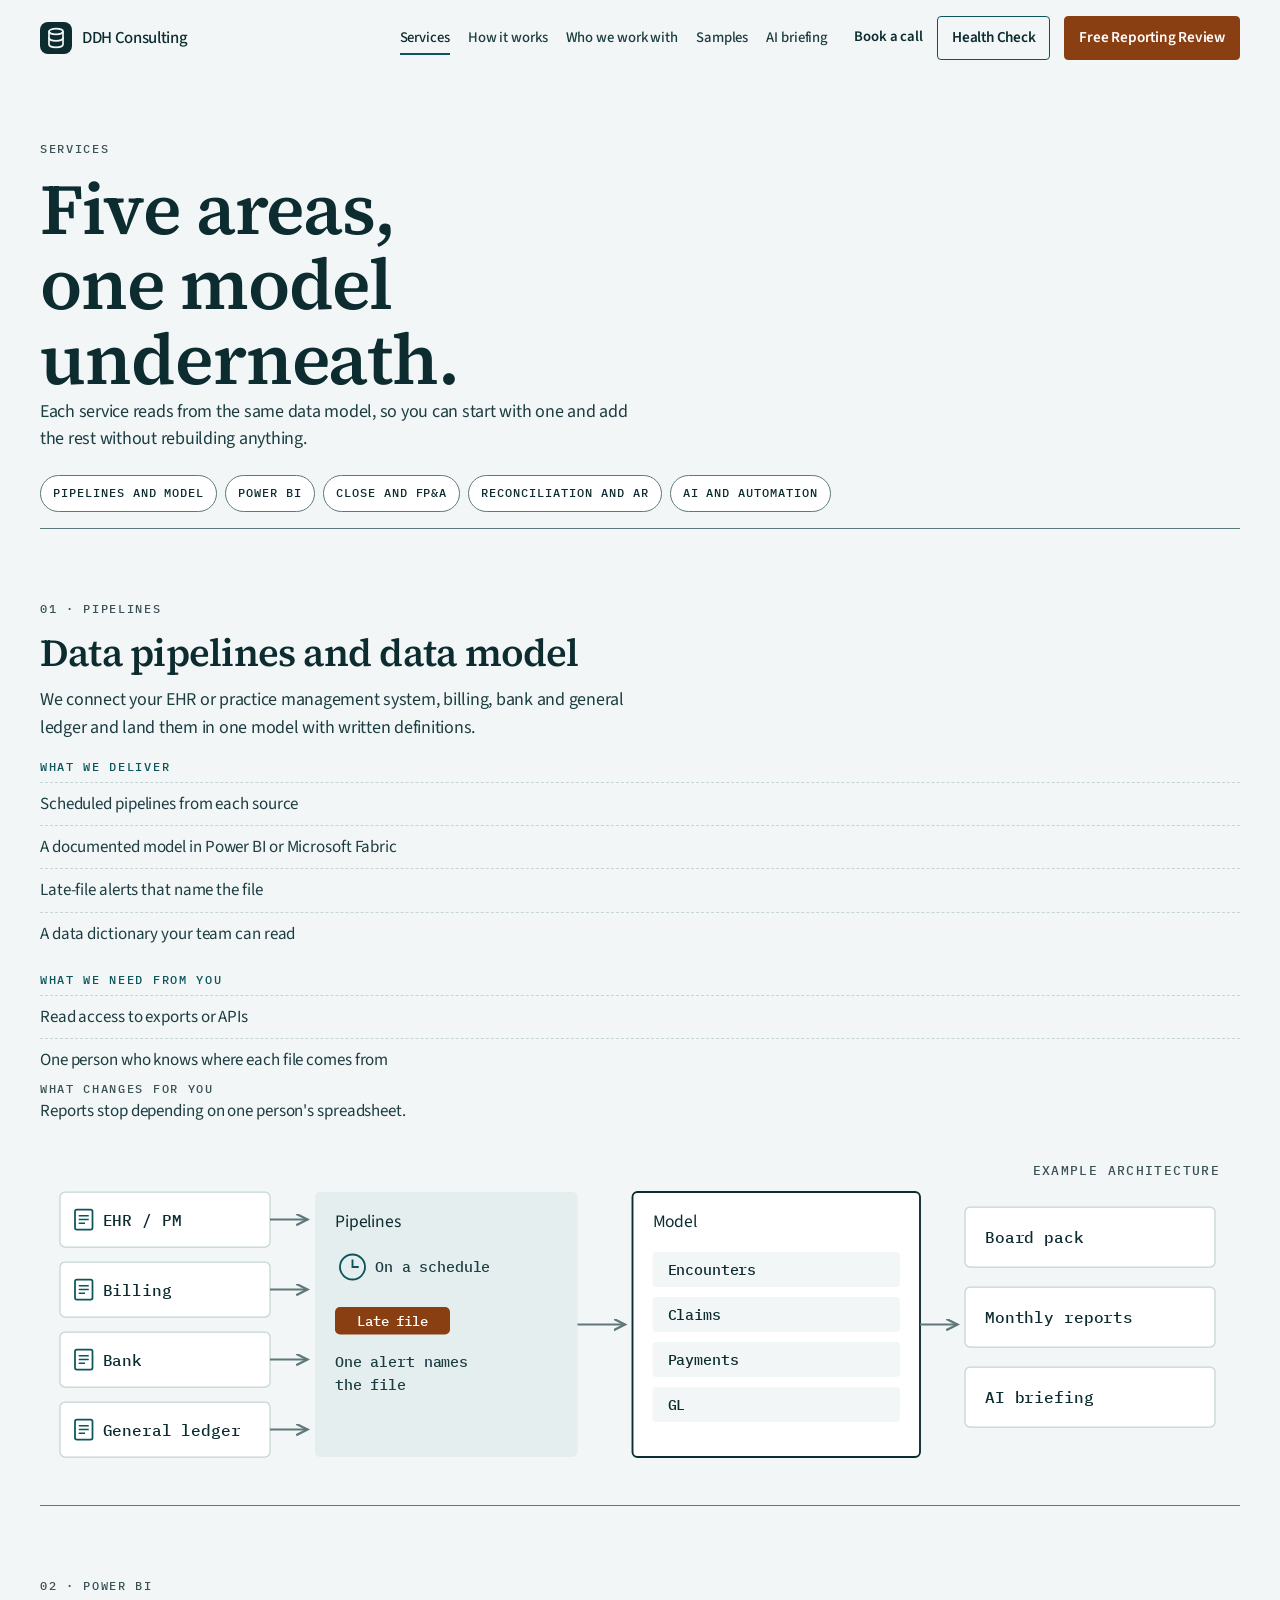
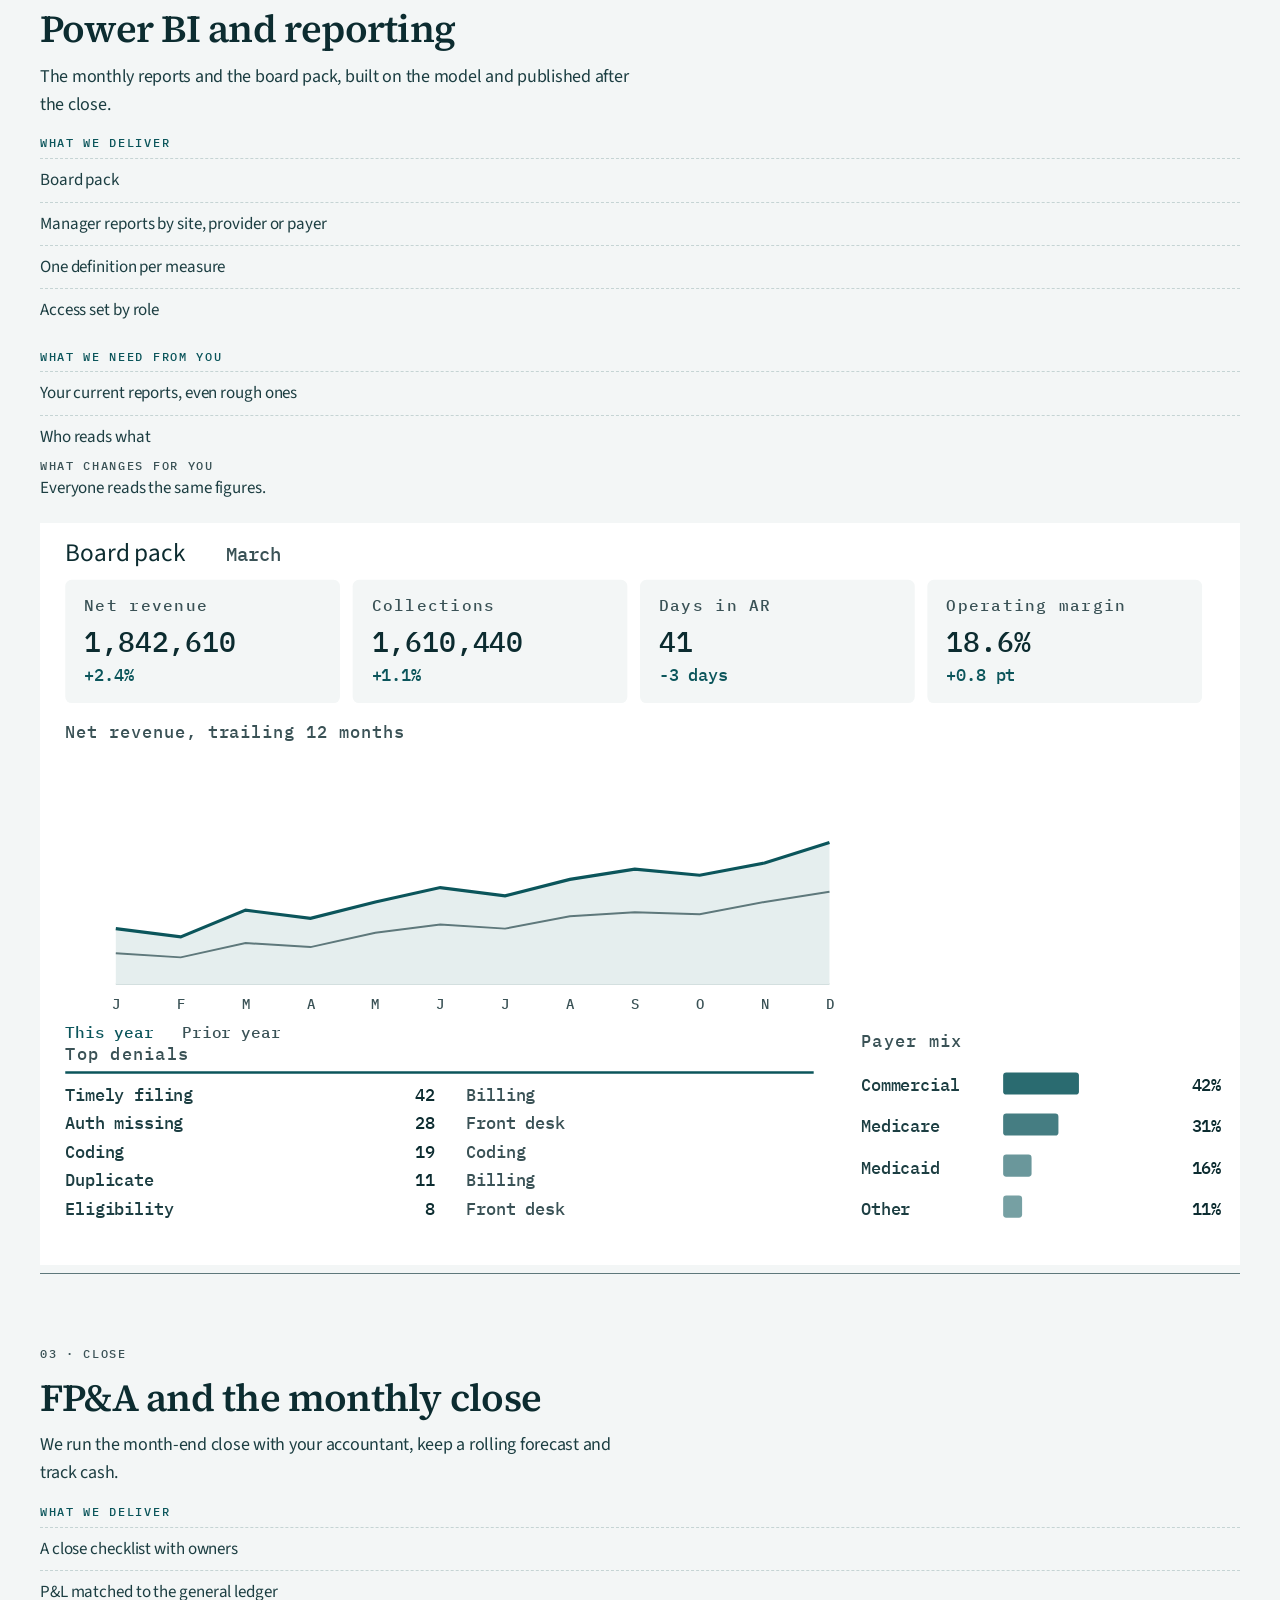
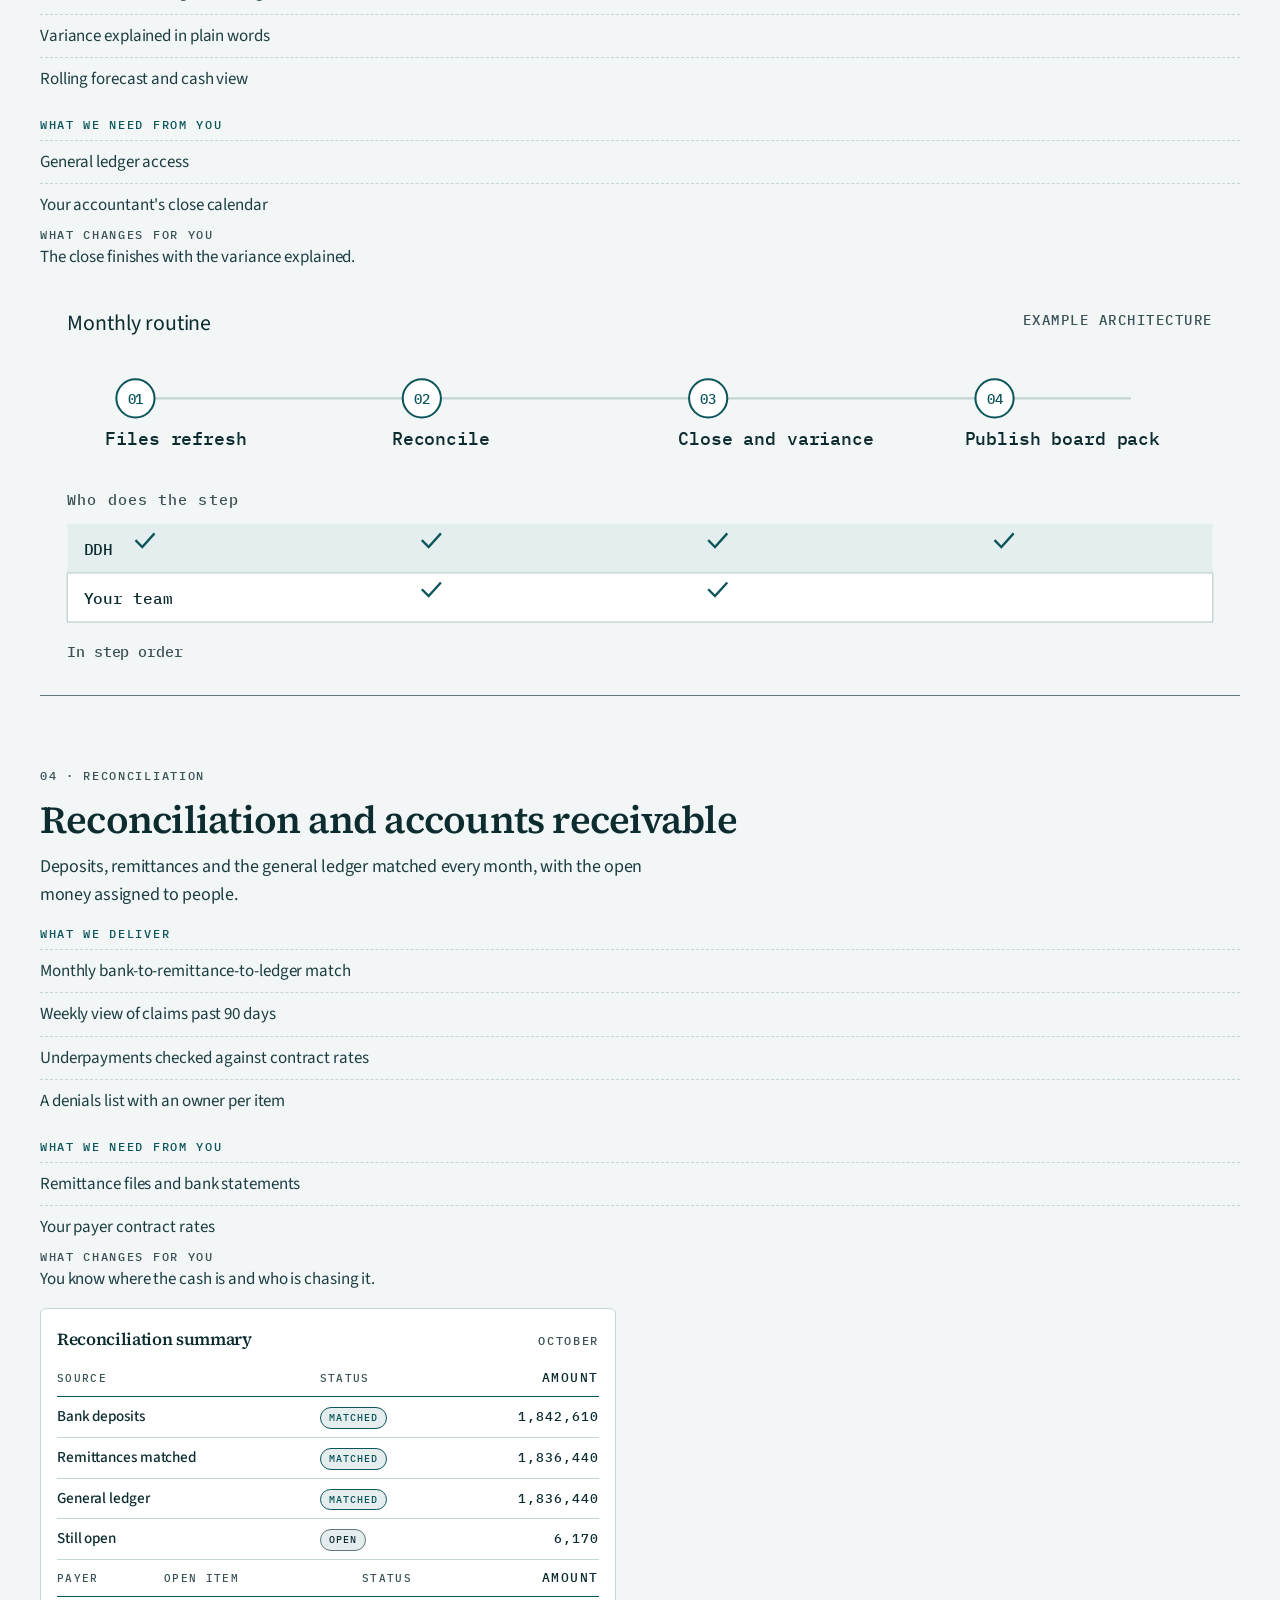
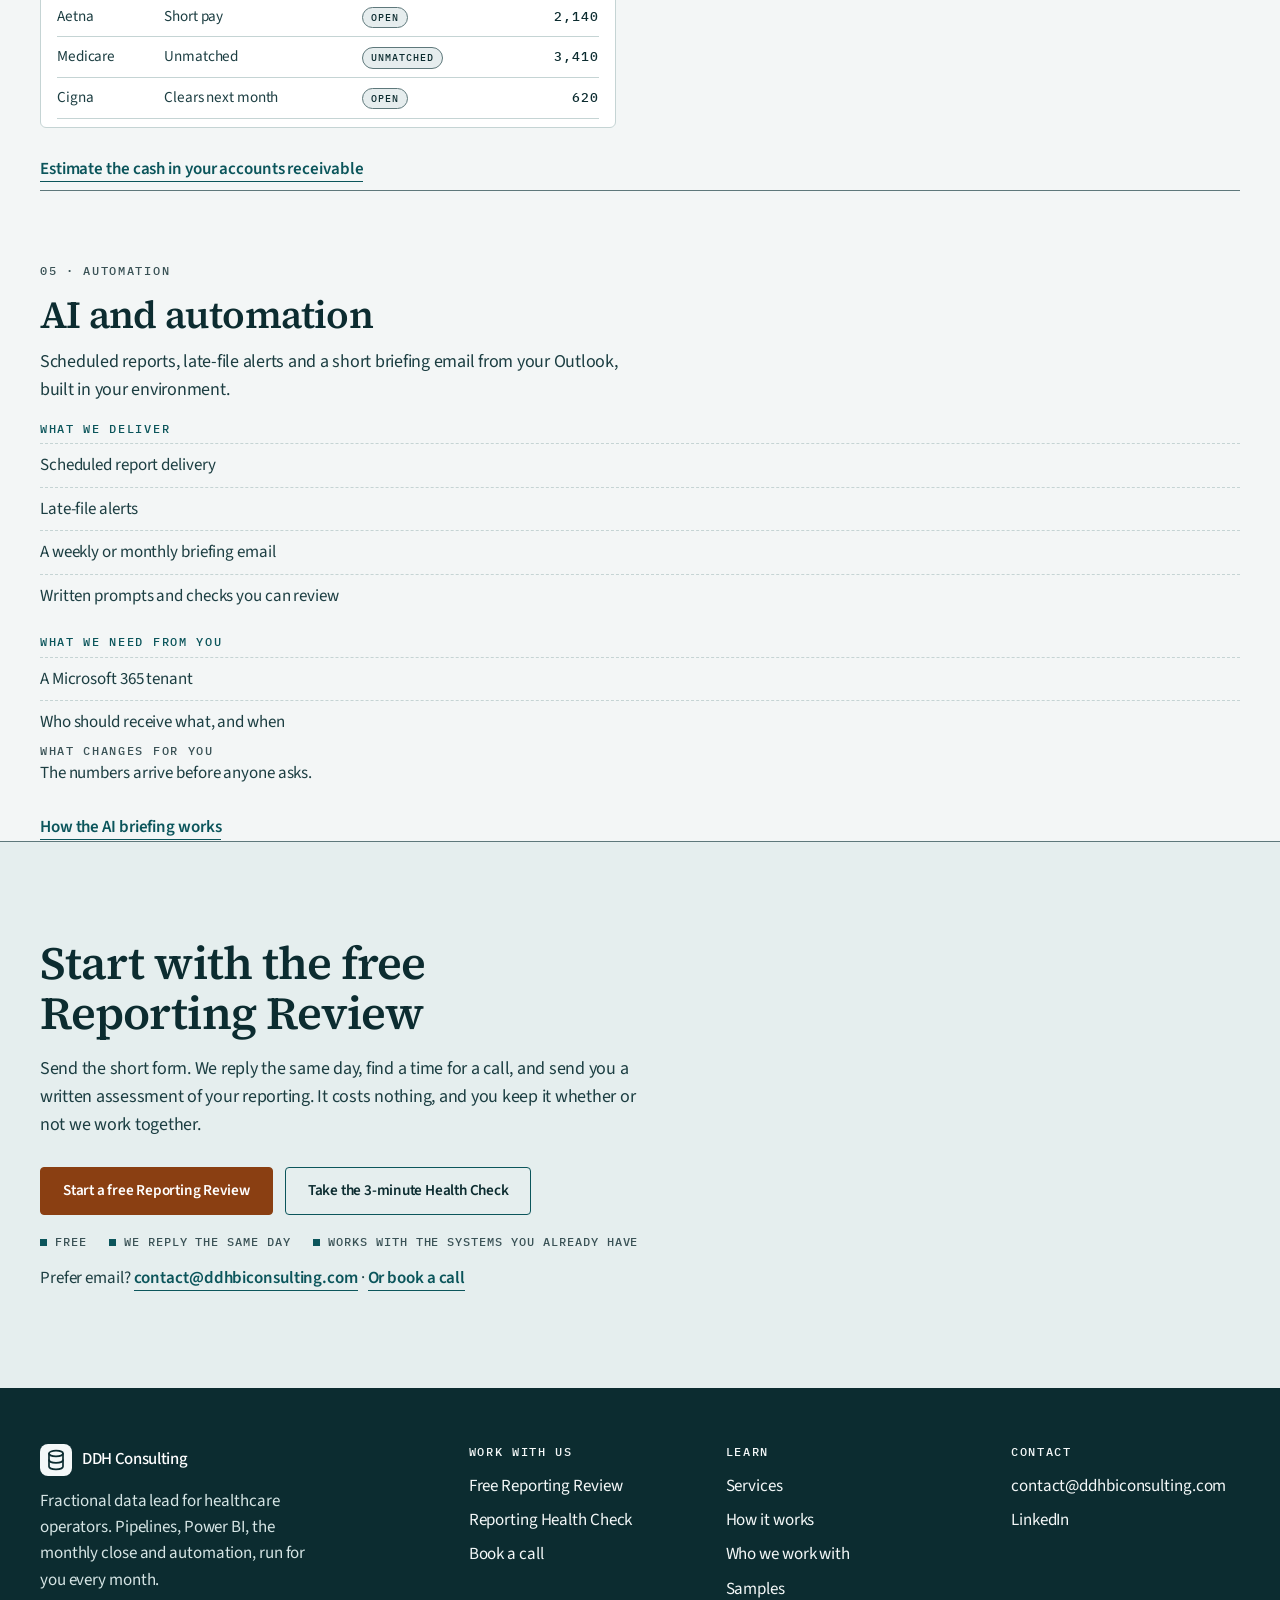
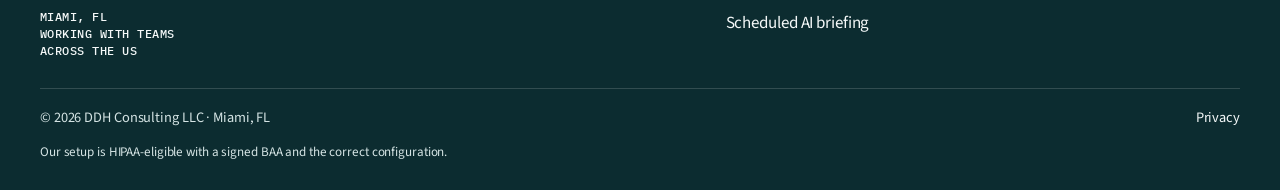
<file: services.html>
<!DOCTYPE html>
<html lang="en">
<head>
<meta charset="UTF-8">
<meta name="viewport" content="width=device-width, initial-scale=1.0">
<title>Services: pipelines, Power BI, close, AR and automation | DDH Consulting</title>
<meta name="description" content="Five service areas for healthcare operators: data pipelines and model, Power BI reporting, FP&A and the monthly close, reconciliation and accounts receivable, and AI automation.">
<meta property="og:title" content="Services: pipelines, Power BI, close, AR and automation | DDH Consulting">
<meta property="og:description" content="Five service areas for healthcare operators: data pipelines and model, Power BI reporting, FP&A and the monthly close, reconciliation and accounts receivable, and AI automation.">
<meta property="og:url" content="https://ddhbiconsulting.com/services.html">
<meta property="og:type" content="website">
<meta property="og:image" content="https://ddhbiconsulting.com/social-card.png">
<meta property="og:image:width" content="1200">
<meta property="og:image:height" content="630">
<meta property="og:site_name" content="DDH Consulting">
<meta name="twitter:card" content="summary_large_image">
<meta name="twitter:title" content="Services: pipelines, Power BI, close, AR and automation | DDH Consulting">
<meta name="twitter:description" content="Five service areas for healthcare operators: data pipelines and model, Power BI reporting, FP&A and the monthly close, reconciliation and accounts receivable, and AI automation.">
<meta name="twitter:image" content="https://ddhbiconsulting.com/social-card.png">
<link rel="canonical" href="https://ddhbiconsulting.com/services.html">
<link rel="icon" href="/favicon.ico?v=7" sizes="48x48">
<link rel="icon" href="/favicon.svg?v=7" type="image/svg+xml">
<link rel="apple-touch-icon" href="/apple-touch-icon.png?v=7">
<link rel="manifest" href="/site.webmanifest?v=7">
<link rel="mask-icon" href="/mask-icon.svg?v=7" color="#0C2C30">
<meta name="theme-color" content="#0C2C30">
<link rel="preload" href="/fonts/source-sans-3-400.woff2" as="font" type="font/woff2" crossorigin>
<link rel="preload" href="/fonts/source-serif-4-600.woff2" as="font" type="font/woff2" crossorigin>
<link rel="preload" href="/fonts/ibm-plex-mono-500.woff2" as="font" type="font/woff2" crossorigin>
<link rel="stylesheet" href="/assets/site.css">
<link rel="stylesheet" href="/assets/rebuild.css">
<script>document.documentElement.classList.add("js");</script>
<script>
  window.dataLayer = window.dataLayer || [];
  function gtag(){dataLayer.push(arguments);}
  window.addEventListener("load", function () {
    var s = document.createElement("script");
    s.src = "https://www.googletagmanager.com/gtag/js?id=G-J5QVLV1G6C";
    s.async = true;
    s.onload = function () { gtag("js", new Date()); gtag("config", "G-J5QVLV1G6C"); };
    document.head.appendChild(s);
  });
</script>
<script type="application/ld+json">
{
  "@context": "https://schema.org",
  "@graph": [
    {
      "@type": "Organization",
      "@id": "https://ddhbiconsulting.com/#organization",
      "name": "DDH Consulting",
      "url": "https://ddhbiconsulting.com",
      "logo": "https://ddhbiconsulting.com/icon-512.png",
      "email": "contact@ddhbiconsulting.com",
      "sameAs": [
        "https://www.linkedin.com/company/ddhconsulting/"
      ],
      "address": {
        "@type": "PostalAddress",
        "addressLocality": "Miami",
        "addressRegion": "FL",
        "addressCountry": "US"
      }
    },
    {
      "@type": "WebSite",
      "@id": "https://ddhbiconsulting.com/#website",
      "url": "https://ddhbiconsulting.com",
      "name": "DDH Consulting",
      "publisher": {
        "@id": "https://ddhbiconsulting.com/#organization"
      }
    }
  ]
}
</script>
</head>
<body>
<a class="skip" href="#main">Skip to content</a>
<header class="site-header">
  <div class="wrap header-bar">
    <a class="brand" href="/" aria-label="DDH Consulting home">
      <svg viewBox="0 0 32 32" fill="none" aria-hidden="true">
        <rect width="32" height="32" rx="8" fill="#0C2C30"/>
        <g fill="none" stroke="#F4F8F8" stroke-width="1.7" stroke-linecap="round" stroke-linejoin="round">
          <ellipse cx="16" cy="9.5" rx="7" ry="2.8"/>
          <path d="M9 9.5 V22.5 c0 1.55 3.13 2.8 7 2.8 s7 -1.25 7 -2.8 V9.5"/>
          <path d="M9 16 c0 1.55 3.13 2.8 7 2.8 s7 -1.25 7 -2.8"/>
        </g>
      </svg>
      <span class="brand-name">DDH Consulting</span>
    </a>
    <nav class="nav-links" aria-label="Primary">
      <a href="/services.html" aria-current="page">Services</a>
      <a href="/how-it-works.html">How it works</a>
      <a href="/who-we-work-with.html">Who we work with</a>
      <a href="/samples.html">Samples</a>
      <a href="/briefing.html">AI briefing</a>
    </nav>
    <div class="header-actions">
      <a class="header-book" href="https://calendly.com/pedroodahdah/30min" target="_blank" rel="noopener">Book a call</a>
      <a class="btn btn-outline header-health" href="/checkup.html">Health Check</a>
      <a class="btn btn-primary" href="/apply.html" aria-label="Free Reporting Review"><span class="cta-full">Free Reporting Review</span><span class="cta-short">Free review</span></a>
    </div>
    <button class="menu-btn" type="button" aria-expanded="false" aria-controls="menu-panel">Menu</button>
  </div>
  <div id="menu-panel" class="menu-panel" hidden>
    <a href="/services.html">Services</a>
    <a href="/how-it-works.html">How it works</a>
    <a href="/who-we-work-with.html">Who we work with</a>
    <a href="/samples.html">Samples</a>
    <a href="/briefing.html">AI briefing</a>
    <a href="https://calendly.com/pedroodahdah/30min" target="_blank" rel="noopener">Book a call</a>
    <a class="btn btn-outline" href="/checkup.html">Health Check</a>
    <a class="btn btn-primary" href="/apply.html">Free Reporting Review</a>
  </div>
</header>
<main id="main">
<section class="page-hero"><div class="wrap">
      <p class="eyebrow">Services</p>
      <h1>Five areas, one model underneath.</h1>
      <p class="lede">Each service reads from the same data model, so you can start with one and add the rest without rebuilding anything.</p>
      <div class="chips"><a href="#pipelines">Pipelines and model</a><a href="#powerbi">Power BI</a><a href="#close">Close and FP&amp;A</a><a href="#ar">Reconciliation and AR</a><a href="#automation">AI and automation</a></div>
    </div></section>
    <div class="wrap"><section class="service-block" id="pipelines">
      <p class="eyebrow">01 · Pipelines</p>
      <h2>Data pipelines and data model</h2>
      <p class="lede">We connect your EHR or practice management system, billing, bank and general ledger and land them in one model with written definitions.</p>
      <div class="deliver"><h3>What we deliver</h3><ul><li>Scheduled pipelines from each source</li><li>A documented model in Power BI or Microsoft Fabric</li><li>Late-file alerts that name the file</li><li>A data dictionary your team can read</li></ul></div>
      <div class="need"><h3>What we need from you</h3><ul><li>Read access to exports or APIs</li><li>One person who knows where each file comes from</li></ul></div>
      <p class="label">What changes for you</p>
      <p>Reports stop depending on one person's spreadsheet.</p>
      <div class="diagram pipe-wide"><svg viewBox="0 0 960 280" role="img" aria-labelledby="pipe-wide-title">
<title id="pipe-wide-title">Example architecture from source systems to a model and three outputs.</title>
<rect width="960" height="280" fill="#F3F6F6"/>
<defs><marker id="arr" markerWidth="8" markerHeight="8" refX="6" refY="3" orient="auto"><path d="M0 0 L6 3 L0 6" fill="none" stroke="#5E787B" stroke-width="1.2"/></marker></defs>
<text x="944" y="22" text-anchor="end" fill="#3A5256" font-family="IBM Plex Mono, ui-monospace, monospace" font-size="10" letter-spacing="1.1">EXAMPLE ARCHITECTURE</text>
<rect x="16" y="36" width="168" height="44" rx="4" fill="#FFFFFF" stroke="#C5D4D4"/><rect x="28" y="50" width="14" height="16" rx="1.5" fill="none" stroke="#0B555B" stroke-width="1.4"/><path d="M31 55 H39 M31 58 H39 M31 61 H36" stroke="#0B555B" stroke-width="1.2"/><text x="50" y="63" text-anchor="start" fill="#0C2C30" font-family="IBM Plex Mono, ui-monospace, monospace" font-size="13" >EHR / PM</text><path d="M184 58 H214" stroke="#5E787B" stroke-width="1.5" marker-end="url(#arr)"/><rect x="16" y="92" width="168" height="44" rx="4" fill="#FFFFFF" stroke="#C5D4D4"/><rect x="28" y="106" width="14" height="16" rx="1.5" fill="none" stroke="#0B555B" stroke-width="1.4"/><path d="M31 111 H39 M31 114 H39 M31 117 H36" stroke="#0B555B" stroke-width="1.2"/><text x="50" y="119" text-anchor="start" fill="#0C2C30" font-family="IBM Plex Mono, ui-monospace, monospace" font-size="13" >Billing</text><path d="M184 114 H214" stroke="#5E787B" stroke-width="1.5" marker-end="url(#arr)"/><rect x="16" y="148" width="168" height="44" rx="4" fill="#FFFFFF" stroke="#C5D4D4"/><rect x="28" y="162" width="14" height="16" rx="1.5" fill="none" stroke="#0B555B" stroke-width="1.4"/><path d="M31 167 H39 M31 170 H39 M31 173 H36" stroke="#0B555B" stroke-width="1.2"/><text x="50" y="175" text-anchor="start" fill="#0C2C30" font-family="IBM Plex Mono, ui-monospace, monospace" font-size="13" >Bank</text><path d="M184 170 H214" stroke="#5E787B" stroke-width="1.5" marker-end="url(#arr)"/><rect x="16" y="204" width="168" height="44" rx="4" fill="#FFFFFF" stroke="#C5D4D4"/><rect x="28" y="218" width="14" height="16" rx="1.5" fill="none" stroke="#0B555B" stroke-width="1.4"/><path d="M31 223 H39 M31 226 H39 M31 229 H36" stroke="#0B555B" stroke-width="1.2"/><text x="50" y="231" text-anchor="start" fill="#0C2C30" font-family="IBM Plex Mono, ui-monospace, monospace" font-size="13" >General ledger</text><path d="M184 226 H214" stroke="#5E787B" stroke-width="1.5" marker-end="url(#arr)"/>
<rect x="220" y="36" width="210" height="212" rx="4" fill="#E5EEEE"/>
<text x="236" y="64" text-anchor="start" fill="#0C2C30" font-family="Source Serif 4, Palatino, serif" font-size="14" >Pipelines</text>
<circle cx="250" cy="96" r="10" fill="none" stroke="#0B555B" stroke-width="1.5"/>
<path d="M250 90 V96 H255" stroke="#0B555B" stroke-width="1.5" fill="none"/>
<text x="268" y="100" text-anchor="start" fill="#1C3E42" font-family="IBM Plex Mono, ui-monospace, monospace" font-size="12" >On a schedule</text>
<rect x="236" y="128" width="92" height="22" rx="4" fill="#8A3F12"/>
<text x="282" y="143" text-anchor="middle" fill="#FFFFFF" font-family="IBM Plex Mono, ui-monospace, monospace" font-size="11" >Late file</text>
<text x="236" y="176" text-anchor="start" fill="#1C3E42" font-family="IBM Plex Mono, ui-monospace, monospace" font-size="12" >One alert names</text>
<text x="236" y="194" text-anchor="start" fill="#1C3E42" font-family="IBM Plex Mono, ui-monospace, monospace" font-size="12" >the file</text>
<path d="M430 142 H468" stroke="#5E787B" stroke-width="1.5" marker-end="url(#arr)"/>
<rect x="474" y="36" width="230" height="212" rx="4" fill="#FFFFFF" stroke="#0C2C30" stroke-width="1.5"/>
<text x="490" y="64" text-anchor="start" fill="#0C2C30" font-family="Source Serif 4, Palatino, serif" font-size="14" >Model</text>
<rect x="490" y="84" width="198" height="28" rx="3" fill="#F3F6F6"/><text x="502" y="102" text-anchor="start" fill="#0C2C30" font-family="IBM Plex Mono, ui-monospace, monospace" font-size="12" >Encounters</text><rect x="490" y="120" width="198" height="28" rx="3" fill="#F3F6F6"/><text x="502" y="138" text-anchor="start" fill="#0C2C30" font-family="IBM Plex Mono, ui-monospace, monospace" font-size="12" >Claims</text><rect x="490" y="156" width="198" height="28" rx="3" fill="#F3F6F6"/><text x="502" y="174" text-anchor="start" fill="#0C2C30" font-family="IBM Plex Mono, ui-monospace, monospace" font-size="12" >Payments</text><rect x="490" y="192" width="198" height="28" rx="3" fill="#F3F6F6"/><text x="502" y="210" text-anchor="start" fill="#0C2C30" font-family="IBM Plex Mono, ui-monospace, monospace" font-size="12" >GL</text><path d="M704 142 H734" stroke="#5E787B" stroke-width="1.5" marker-end="url(#arr)"/><rect x="740" y="48" width="200" height="48" rx="4" fill="#FFFFFF" stroke="#C5D4D4"/><text x="756" y="77" text-anchor="start" fill="#0C2C30" font-family="IBM Plex Mono, ui-monospace, monospace" font-size="13" >Board pack</text><rect x="740" y="112" width="200" height="48" rx="4" fill="#FFFFFF" stroke="#C5D4D4"/><text x="756" y="141" text-anchor="start" fill="#0C2C30" font-family="IBM Plex Mono, ui-monospace, monospace" font-size="13" >Monthly reports</text><rect x="740" y="176" width="200" height="48" rx="4" fill="#FFFFFF" stroke="#C5D4D4"/><text x="756" y="205" text-anchor="start" fill="#0C2C30" font-family="IBM Plex Mono, ui-monospace, monospace" font-size="13" >AI briefing</text>
</svg></div><div class="diagram pipe-vert"><svg viewBox="0 0 360 616" role="img" aria-labelledby="pipe-vert-title">
<title id="pipe-vert-title">Example architecture from source systems to a model and three outputs.</title>
<rect width="360" height="616" fill="#F3F6F6"/>
<text x="340" y="22" text-anchor="end" fill="#3A5256" font-family="IBM Plex Mono, ui-monospace, monospace" font-size="10" letter-spacing="1.1">EXAMPLE ARCHITECTURE</text>
<rect x="40" y="40" width="280" height="40" rx="4" fill="#FFFFFF" stroke="#C5D4D4"/>
<rect x="52" y="52" width="14" height="16" rx="1.5" fill="none" stroke="#0B555B" stroke-width="1.4"/><path d="M55 57 H63 M55 60 H63 M55 63 H60" stroke="#0B555B" stroke-width="1.2"/>
<text x="76" y="65" text-anchor="start" fill="#0C2C30" font-family="IBM Plex Mono, ui-monospace, monospace" font-size="13" >EHR / PM</text>
<rect x="40" y="88" width="280" height="40" rx="4" fill="#FFFFFF" stroke="#C5D4D4"/>
<rect x="52" y="100" width="14" height="16" rx="1.5" fill="none" stroke="#0B555B" stroke-width="1.4"/><path d="M55 105 H63 M55 108 H63 M55 111 H60" stroke="#0B555B" stroke-width="1.2"/>
<text x="76" y="113" text-anchor="start" fill="#0C2C30" font-family="IBM Plex Mono, ui-monospace, monospace" font-size="13" >Billing</text>
<rect x="40" y="136" width="280" height="40" rx="4" fill="#FFFFFF" stroke="#C5D4D4"/>
<rect x="52" y="148" width="14" height="16" rx="1.5" fill="none" stroke="#0B555B" stroke-width="1.4"/><path d="M55 153 H63 M55 156 H63 M55 159 H60" stroke="#0B555B" stroke-width="1.2"/>
<text x="76" y="161" text-anchor="start" fill="#0C2C30" font-family="IBM Plex Mono, ui-monospace, monospace" font-size="13" >Bank</text>
<rect x="40" y="184" width="280" height="40" rx="4" fill="#FFFFFF" stroke="#C5D4D4"/>
<rect x="52" y="196" width="14" height="16" rx="1.5" fill="none" stroke="#0B555B" stroke-width="1.4"/><path d="M55 201 H63 M55 204 H63 M55 207 H60" stroke="#0B555B" stroke-width="1.2"/>
<text x="76" y="209" text-anchor="start" fill="#0C2C30" font-family="IBM Plex Mono, ui-monospace, monospace" font-size="13" >General ledger</text>
<rect x="40" y="232" width="280" height="88" rx="4" fill="#E5EEEE"/>
<text x="56" y="260" text-anchor="start" fill="#0C2C30" font-family="IBM Plex Mono, ui-monospace, monospace" font-size="13" >Pipelines, on a schedule</text>
<rect x="56" y="274" width="88" height="22" rx="4" fill="#8A3F12"/>
<text x="100" y="289" text-anchor="middle" fill="#FFFFFF" font-family="IBM Plex Mono, ui-monospace, monospace" font-size="11" >Late file</text>
<rect x="40" y="332" width="280" height="120" rx="4" fill="#FFFFFF" stroke="#0C2C30" stroke-width="1.5"/>
<text x="56" y="358" text-anchor="start" fill="#0C2C30" font-family="Source Serif 4, Palatino, serif" font-size="14" >Model</text>
<text x="56" y="384" text-anchor="start" fill="#1C3E42" font-family="IBM Plex Mono, ui-monospace, monospace" font-size="12" >Encounters · Claims</text>
<text x="56" y="406" text-anchor="start" fill="#1C3E42" font-family="IBM Plex Mono, ui-monospace, monospace" font-size="12" >Payments · GL</text>
<rect x="40" y="464" width="280" height="40" rx="4" fill="#FFFFFF" stroke="#C5D4D4"/>
<text x="56" y="489" text-anchor="start" fill="#0C2C30" font-family="IBM Plex Mono, ui-monospace, monospace" font-size="13" >Board pack</text>
<rect x="40" y="512" width="280" height="40" rx="4" fill="#FFFFFF" stroke="#C5D4D4"/>
<text x="56" y="537" text-anchor="start" fill="#0C2C30" font-family="IBM Plex Mono, ui-monospace, monospace" font-size="13" >Monthly reports</text>
<rect x="40" y="560" width="280" height="40" rx="4" fill="#FFFFFF" stroke="#C5D4D4"/>
<text x="56" y="585" text-anchor="start" fill="#0C2C30" font-family="IBM Plex Mono, ui-monospace, monospace" font-size="13" >AI briefing</text>
</svg></div>
      
    </section><section class="service-block" id="powerbi">
      <p class="eyebrow">02 · Power BI</p>
      <h2>Power BI and reporting</h2>
      <p class="lede">The monthly reports and the board pack, built on the model and published after the close.</p>
      <div class="deliver"><h3>What we deliver</h3><ul><li>Board pack</li><li>Manager reports by site, provider or payer</li><li>One definition per measure</li><li>Access set by role</li></ul></div>
      <div class="need"><h3>What we need from you</h3><ul><li>Your current reports, even rough ones</li><li>Who reads what</li></ul></div>
      <p class="label">What changes for you</p>
      <p>Everyone reads the same figures.</p>
      <div class="diagram"><svg viewBox="0 0 760 470" role="img" aria-labelledby="board-summary-title">
<title id="board-summary-title">Board pack summary page</title>
<rect width="760" height="470" fill="#FFFFFF"/>
<text x="16" y="24" text-anchor="start" fill="#0C2C30" font-family="Source Serif 4, Palatino, serif" font-size="16" >Board pack</text>
<text x="118" y="24" text-anchor="start" fill="#3A5256" font-family="IBM Plex Mono, ui-monospace, monospace" font-size="12" >March</text>
<rect x="16" y="36" width="174" height="78" rx="4" fill="#F3F6F6"/>
<text x="28" y="56" text-anchor="start" fill="#3A5256" font-family="IBM Plex Mono, ui-monospace, monospace" font-size="10" letter-spacing="0.8">Net revenue</text>
<text x="28" y="82" text-anchor="start" fill="#0C2C30" font-family="IBM Plex Mono, ui-monospace, monospace" font-size="18" >1,842,610</text>
<text x="28" y="100" text-anchor="start" fill="#0B555B" font-family="IBM Plex Mono, ui-monospace, monospace" font-size="11" >+2.4%</text>
<rect x="198" y="36" width="174" height="78" rx="4" fill="#F3F6F6"/>
<text x="210" y="56" text-anchor="start" fill="#3A5256" font-family="IBM Plex Mono, ui-monospace, monospace" font-size="10" letter-spacing="0.8">Collections</text>
<text x="210" y="82" text-anchor="start" fill="#0C2C30" font-family="IBM Plex Mono, ui-monospace, monospace" font-size="18" >1,610,440</text>
<text x="210" y="100" text-anchor="start" fill="#0B555B" font-family="IBM Plex Mono, ui-monospace, monospace" font-size="11" >+1.1%</text>
<rect x="380" y="36" width="174" height="78" rx="4" fill="#F3F6F6"/>
<text x="392" y="56" text-anchor="start" fill="#3A5256" font-family="IBM Plex Mono, ui-monospace, monospace" font-size="10" letter-spacing="0.8">Days in AR</text>
<text x="392" y="82" text-anchor="start" fill="#0C2C30" font-family="IBM Plex Mono, ui-monospace, monospace" font-size="18" >41</text>
<text x="392" y="100" text-anchor="start" fill="#0B555B" font-family="IBM Plex Mono, ui-monospace, monospace" font-size="11" >-3 days</text>
<rect x="562" y="36" width="174" height="78" rx="4" fill="#F3F6F6"/>
<text x="574" y="56" text-anchor="start" fill="#3A5256" font-family="IBM Plex Mono, ui-monospace, monospace" font-size="10" letter-spacing="0.8">Operating margin</text>
<text x="574" y="82" text-anchor="start" fill="#0C2C30" font-family="IBM Plex Mono, ui-monospace, monospace" font-size="18" >18.6%</text>
<text x="574" y="100" text-anchor="start" fill="#0B555B" font-family="IBM Plex Mono, ui-monospace, monospace" font-size="11" >+0.8 pt</text>
<text x="16" y="136" text-anchor="start" fill="#3A5256" font-family="IBM Plex Mono, ui-monospace, monospace" font-size="11" letter-spacing="0.6">Net revenue, trailing 12 months</text>
<line x1="48" y1="292" x2="500" y2="292" stroke="#C5D4D4"/>
<polygon points="48.0,256.9 89.1,262.1 130.2,245.2 171.3,250.4 212.4,240.0 253.5,230.9 294.5,236.1 335.6,225.7 376.7,219.2 417.8,223.1 458.9,215.3 500.0,202.3 500.0,292 48.0,292" fill="#E5EEEE"/>
<polyline points="48.0,272.5 89.1,275.1 130.2,266.0 171.3,268.6 212.4,259.5 253.5,254.3 294.5,256.9 335.6,249.1 376.7,246.5 417.8,247.8 458.9,240.0 500.0,233.5" fill="none" stroke="#5E787B" stroke-width="1.25"/>
<polyline points="48.0,256.9 89.1,262.1 130.2,245.2 171.3,250.4 212.4,240.0 253.5,230.9 294.5,236.1 335.6,225.7 376.7,219.2 417.8,223.1 458.9,215.3 500.0,202.3" fill="none" stroke="#0B555B" stroke-width="2"/>
<text x="48.0" y="308" text-anchor="middle" fill="#3A5256" font-family="IBM Plex Mono, ui-monospace, monospace" font-size="9" >J</text>
<text x="89.0909090909091" y="308" text-anchor="middle" fill="#3A5256" font-family="IBM Plex Mono, ui-monospace, monospace" font-size="9" >F</text>
<text x="130.1818181818182" y="308" text-anchor="middle" fill="#3A5256" font-family="IBM Plex Mono, ui-monospace, monospace" font-size="9" >M</text>
<text x="171.27272727272725" y="308" text-anchor="middle" fill="#3A5256" font-family="IBM Plex Mono, ui-monospace, monospace" font-size="9" >A</text>
<text x="212.36363636363637" y="308" text-anchor="middle" fill="#3A5256" font-family="IBM Plex Mono, ui-monospace, monospace" font-size="9" >M</text>
<text x="253.45454545454547" y="308" text-anchor="middle" fill="#3A5256" font-family="IBM Plex Mono, ui-monospace, monospace" font-size="9" >J</text>
<text x="294.5454545454545" y="308" text-anchor="middle" fill="#3A5256" font-family="IBM Plex Mono, ui-monospace, monospace" font-size="9" >J</text>
<text x="335.6363636363636" y="308" text-anchor="middle" fill="#3A5256" font-family="IBM Plex Mono, ui-monospace, monospace" font-size="9" >A</text>
<text x="376.72727272727275" y="308" text-anchor="middle" fill="#3A5256" font-family="IBM Plex Mono, ui-monospace, monospace" font-size="9" >S</text>
<text x="417.8181818181818" y="308" text-anchor="middle" fill="#3A5256" font-family="IBM Plex Mono, ui-monospace, monospace" font-size="9" >O</text>
<text x="458.90909090909093" y="308" text-anchor="middle" fill="#3A5256" font-family="IBM Plex Mono, ui-monospace, monospace" font-size="9" >N</text>
<text x="500.0" y="308" text-anchor="middle" fill="#3A5256" font-family="IBM Plex Mono, ui-monospace, monospace" font-size="9" >D</text>
<text x="16" y="326" text-anchor="start" fill="#0B555B" font-family="IBM Plex Mono, ui-monospace, monospace" font-size="10" >This year</text>
<text x="90" y="326" text-anchor="start" fill="#3A5256" font-family="IBM Plex Mono, ui-monospace, monospace" font-size="10" >Prior year</text>
<text x="520" y="332" text-anchor="start" fill="#3A5256" font-family="IBM Plex Mono, ui-monospace, monospace" font-size="11" letter-spacing="0.8">Payer mix</text>
<text x="520" y="360" text-anchor="start" fill="#1C3E42" font-family="IBM Plex Mono, ui-monospace, monospace" font-size="11" >Commercial</text>
<rect x="610" y="348" width="48" height="14" rx="2" fill="#0B555B" opacity="0.87"/>
<text x="748" y="360" text-anchor="end" fill="#0C2C30" font-family="IBM Plex Mono, ui-monospace, monospace" font-size="11" >42%</text>
<text x="520" y="386" text-anchor="start" fill="#1C3E42" font-family="IBM Plex Mono, ui-monospace, monospace" font-size="11" >Medicare</text>
<rect x="610" y="374" width="35" height="14" rx="2" fill="#0B555B" opacity="0.76"/>
<text x="748" y="386" text-anchor="end" fill="#0C2C30" font-family="IBM Plex Mono, ui-monospace, monospace" font-size="11" >31%</text>
<text x="520" y="412" text-anchor="start" fill="#1C3E42" font-family="IBM Plex Mono, ui-monospace, monospace" font-size="11" >Medicaid</text>
<rect x="610" y="400" width="18" height="14" rx="2" fill="#0B555B" opacity="0.61"/>
<text x="748" y="412" text-anchor="end" fill="#0C2C30" font-family="IBM Plex Mono, ui-monospace, monospace" font-size="11" >16%</text>
<text x="520" y="438" text-anchor="start" fill="#1C3E42" font-family="IBM Plex Mono, ui-monospace, monospace" font-size="11" >Other</text>
<rect x="610" y="426" width="12" height="14" rx="2" fill="#0B555B" opacity="0.56"/>
<text x="748" y="438" text-anchor="end" fill="#0C2C30" font-family="IBM Plex Mono, ui-monospace, monospace" font-size="11" >11%</text>
<text x="16" y="340" text-anchor="start" fill="#3A5256" font-family="IBM Plex Mono, ui-monospace, monospace" font-size="11" letter-spacing="0.8">Top denials</text>
<line x1="16" y1="348" x2="490" y2="348" stroke="#0B555B" stroke-width="1.5"/>
<text x="16" y="366" text-anchor="start" fill="#1C3E42" font-family="IBM Plex Mono, ui-monospace, monospace" font-size="11" >Timely filing</text>
<text x="250" y="366" text-anchor="end" fill="#0C2C30" font-family="IBM Plex Mono, ui-monospace, monospace" font-size="11" >42</text>
<text x="270" y="366" text-anchor="start" fill="#3A5256" font-family="IBM Plex Mono, ui-monospace, monospace" font-size="11" >Billing</text>
<text x="16" y="384" text-anchor="start" fill="#1C3E42" font-family="IBM Plex Mono, ui-monospace, monospace" font-size="11" >Auth missing</text>
<text x="250" y="384" text-anchor="end" fill="#0C2C30" font-family="IBM Plex Mono, ui-monospace, monospace" font-size="11" >28</text>
<text x="270" y="384" text-anchor="start" fill="#3A5256" font-family="IBM Plex Mono, ui-monospace, monospace" font-size="11" >Front desk</text>
<text x="16" y="402" text-anchor="start" fill="#1C3E42" font-family="IBM Plex Mono, ui-monospace, monospace" font-size="11" >Coding</text>
<text x="250" y="402" text-anchor="end" fill="#0C2C30" font-family="IBM Plex Mono, ui-monospace, monospace" font-size="11" >19</text>
<text x="270" y="402" text-anchor="start" fill="#3A5256" font-family="IBM Plex Mono, ui-monospace, monospace" font-size="11" >Coding</text>
<text x="16" y="420" text-anchor="start" fill="#1C3E42" font-family="IBM Plex Mono, ui-monospace, monospace" font-size="11" >Duplicate</text>
<text x="250" y="420" text-anchor="end" fill="#0C2C30" font-family="IBM Plex Mono, ui-monospace, monospace" font-size="11" >11</text>
<text x="270" y="420" text-anchor="start" fill="#3A5256" font-family="IBM Plex Mono, ui-monospace, monospace" font-size="11" >Billing</text>
<text x="16" y="438" text-anchor="start" fill="#1C3E42" font-family="IBM Plex Mono, ui-monospace, monospace" font-size="11" >Eligibility</text>
<text x="250" y="438" text-anchor="end" fill="#0C2C30" font-family="IBM Plex Mono, ui-monospace, monospace" font-size="11" >8</text>
<text x="270" y="438" text-anchor="start" fill="#3A5256" font-family="IBM Plex Mono, ui-monospace, monospace" font-size="11" >Front desk</text>
</svg></div>
      
    </section><section class="service-block" id="close">
      <p class="eyebrow">03 · Close</p>
      <h2>FP&amp;A and the monthly close</h2>
      <p class="lede">We run the month-end close with your accountant, keep a rolling forecast and track cash.</p>
      <div class="deliver"><h3>What we deliver</h3><ul><li>A close checklist with owners</li><li>P&amp;L matched to the general ledger</li><li>Variance explained in plain words</li><li>Rolling forecast and cash view</li></ul></div>
      <div class="need"><h3>What we need from you</h3><ul><li>General ledger access</li><li>Your accountant's close calendar</li></ul></div>
      <p class="label">What changes for you</p>
      <p>The close finishes with the variance explained.</p>
      <div class="diagram"><svg viewBox="0 0 880 290" role="img" aria-labelledby="routine-title">
<title id="routine-title">Example architecture of the monthly routine, in step order.</title>
<rect width="880" height="290" fill="#F3F6F6"/>
<text x="860" y="24" text-anchor="end" fill="#3A5256" font-family="IBM Plex Mono, ui-monospace, monospace" font-size="10" letter-spacing="1.1">EXAMPLE ARCHITECTURE</text>
<text x="20" y="28" text-anchor="start" fill="#0C2C30" font-family="Source Serif 4, Palatino, serif" font-size="16" >Monthly routine</text>
<line x1="70" y1="78" x2="800" y2="78" stroke="#C5D4D4" stroke-width="1.5"/>
<circle cx="70" cy="78" r="14" fill="#FFFFFF" stroke="#0B555B" stroke-width="1.5"/>
<text x="70" y="82" text-anchor="middle" fill="#0B555B" font-family="IBM Plex Mono, ui-monospace, monospace" font-size="10" >01</text>
<text x="48" y="112" text-anchor="start" fill="#0C2C30" font-family="IBM Plex Mono, ui-monospace, monospace" font-size="13" >Files refresh</text>
<circle cx="280" cy="78" r="14" fill="#FFFFFF" stroke="#0B555B" stroke-width="1.5"/>
<text x="280" y="82" text-anchor="middle" fill="#0B555B" font-family="IBM Plex Mono, ui-monospace, monospace" font-size="10" >02</text>
<text x="258" y="112" text-anchor="start" fill="#0C2C30" font-family="IBM Plex Mono, ui-monospace, monospace" font-size="13" >Reconcile</text>
<circle cx="490" cy="78" r="14" fill="#FFFFFF" stroke="#0B555B" stroke-width="1.5"/>
<text x="490" y="82" text-anchor="middle" fill="#0B555B" font-family="IBM Plex Mono, ui-monospace, monospace" font-size="10" >03</text>
<text x="468" y="112" text-anchor="start" fill="#0C2C30" font-family="IBM Plex Mono, ui-monospace, monospace" font-size="13" >Close and variance</text>
<circle cx="700" cy="78" r="14" fill="#FFFFFF" stroke="#0B555B" stroke-width="1.5"/>
<text x="700" y="82" text-anchor="middle" fill="#0B555B" font-family="IBM Plex Mono, ui-monospace, monospace" font-size="10" >04</text>
<text x="678" y="112" text-anchor="start" fill="#0C2C30" font-family="IBM Plex Mono, ui-monospace, monospace" font-size="13" >Publish board pack</text>
<text x="20" y="156" text-anchor="start" fill="#3A5256" font-family="IBM Plex Mono, ui-monospace, monospace" font-size="11" letter-spacing="0.8">Who does the step</text>
<rect x="20" y="170" width="840" height="36" fill="#E5EEEE"/>
<text x="32" y="193" text-anchor="start" fill="#0C2C30" font-family="IBM Plex Mono, ui-monospace, monospace" font-size="12" >DDH</text>
<rect x="20" y="206" width="840" height="36" fill="#FFFFFF" stroke="#C5D4D4"/>
<text x="32" y="229" text-anchor="start" fill="#0C2C30" font-family="IBM Plex Mono, ui-monospace, monospace" font-size="12" >Your team</text>
<path d="M70 182 l5 5 l9 -10" fill="none" stroke="#0B555B" stroke-width="1.7"/>
<path d="M280 182 l5 5 l9 -10" fill="none" stroke="#0B555B" stroke-width="1.7"/>
<path d="M490 182 l5 5 l9 -10" fill="none" stroke="#0B555B" stroke-width="1.7"/>
<path d="M700 182 l5 5 l9 -10" fill="none" stroke="#0B555B" stroke-width="1.7"/>
<path d="M280 218 l5 5 l9 -10" fill="none" stroke="#0B555B" stroke-width="1.7"/>
<path d="M490 218 l5 5 l9 -10" fill="none" stroke="#0B555B" stroke-width="1.7"/>
<text x="20" y="268" text-anchor="start" fill="#3A5256" font-family="IBM Plex Mono, ui-monospace, monospace" font-size="11" >In step order</text>
</svg></div>
      
    </section><section class="service-block" id="ar">
      <p class="eyebrow">04 · Reconciliation</p>
      <h2>Reconciliation and accounts receivable</h2>
      <p class="lede">Deposits, remittances and the general ledger matched every month, with the open money assigned to people.</p>
      <div class="deliver"><h3>What we deliver</h3><ul><li>Monthly bank-to-remittance-to-ledger match</li><li>Weekly view of claims past 90 days</li><li>Underpayments checked against contract rates</li><li>A denials list with an owner per item</li></ul></div>
      <div class="need"><h3>What we need from you</h3><ul><li>Remittance files and bank statements</li><li>Your payer contract rates</li></ul></div>
      <p class="label">What changes for you</p>
      <p>You know where the cash is and who is chasing it.</p>
      <figure class="recon-figure">
  <div class="recon">
    <div class="recon-head">
      <p class="recon-title">Reconciliation summary</p>
      <p class="label">October</p>
    </div>
    <table>
      <thead>
        <tr><th scope="col">Source</th><th scope="col">Status</th><th scope="col" class="num">Amount</th></tr>
      </thead>
      <tbody>
        <tr><th scope="row">Bank deposits</th><td><span class="pill">Matched</span></td><td class="num">1,842,610</td></tr>
        <tr><th scope="row">Remittances matched</th><td><span class="pill">Matched</span></td><td class="num">1,836,440</td></tr>
        <tr><th scope="row">General ledger</th><td><span class="pill">Matched</span></td><td class="num">1,836,440</td></tr>
        <tr><th scope="row">Still open</th><td><span class="pill open">Open</span></td><td class="num">6,170</td></tr>
      </tbody>
    </table>
    <table>
      <thead>
        <tr><th scope="col">Payer</th><th scope="col">Open item</th><th scope="col">Status</th><th scope="col" class="num">Amount</th></tr>
      </thead>
      <tbody>
        <tr><td>Aetna</td><td>Short pay</td><td><span class="pill open">Open</span></td><td class="num">2,140</td></tr>
        <tr><td>Medicare</td><td>Unmatched</td><td><span class="pill open">Unmatched</span></td><td class="num">3,410</td></tr>
        <tr><td>Cigna</td><td>Clears next month</td><td><span class="pill open">Open</span></td><td class="num">620</td></tr>
      </tbody>
    </table>
  </div>
</figure>
      <p class="section-link"><a class="text-link" href="/checkup.html#estimate">Estimate the cash in your accounts receivable</a></p>
    </section><section class="service-block" id="automation">
      <p class="eyebrow">05 · Automation</p>
      <h2>AI and automation</h2>
      <p class="lede">Scheduled reports, late-file alerts and a short briefing email from your Outlook, built in your environment.</p>
      <div class="deliver"><h3>What we deliver</h3><ul><li>Scheduled report delivery</li><li>Late-file alerts</li><li>A weekly or monthly briefing email</li><li>Written prompts and checks you can review</li></ul></div>
      <div class="need"><h3>What we need from you</h3><ul><li>A Microsoft 365 tenant</li><li>Who should receive what, and when</li></ul></div>
      <p class="label">What changes for you</p>
      <p>The numbers arrive before anyone asks.</p>
      
      <p class="section-link"><a class="text-link" href="/briefing.html">How the AI briefing works</a></p>
    </section></div>
</main>
<section class="close-band" id="start">
  <div class="wrap">
    <h2>Start with the free Reporting Review</h2>
    <p class="lede">Send the short form. We reply the same day, find a time for a call, and send you a written assessment of your reporting. It costs nothing, and you keep it whether or not we work together.</p>
    <div class="cta-row">
      <a class="btn btn-primary" href="/apply.html">Start a free Reporting Review</a>
      <a class="btn btn-outline" href="/checkup.html">Take the 3-minute Health Check</a>
    </div>
    <ul class="ticks" aria-label="What the review includes">
      <li>Free</li>
      <li>We reply the same day</li>
      <li>Works with the systems you already have</li>
    </ul>
    <p class="alt">Prefer email? <a href="mailto:contact@ddhbiconsulting.com">contact@ddhbiconsulting.com</a> · <a href="https://calendly.com/pedroodahdah/30min" target="_blank" rel="noopener">Or book a call</a></p>
  </div>
</section>
<footer class="site-footer">
  <div class="wrap footer-grid">
    <div>
      <a class="brand footer-brand" href="/" aria-label="DDH Consulting home">
        <svg viewBox="0 0 32 32" fill="none" aria-hidden="true">
        <rect width="32" height="32" rx="8" fill="#F4F8F8"/>
        <g fill="none" stroke="#0C2C30" stroke-width="1.7" stroke-linecap="round" stroke-linejoin="round">
          <ellipse cx="16" cy="9.5" rx="7" ry="2.8"/>
          <path d="M9 9.5 V22.5 c0 1.55 3.13 2.8 7 2.8 s7 -1.25 7 -2.8 V9.5"/>
          <path d="M9 16 c0 1.55 3.13 2.8 7 2.8 s7 -1.25 7 -2.8"/>
        </g>
      </svg>
        <span class="brand-name">DDH Consulting</span>
      </a>
      <p>Fractional data lead for healthcare operators. Pipelines, Power BI, the monthly close and automation, run for you every month.</p>
      <p class="label place">Miami, FL<br>Working with teams<br>across the US</p>
    </div>
    <div>
      <h2>Work with us</h2>
      <ul>
        <li><a href="/apply.html">Free Reporting Review</a></li>
        <li><a href="/checkup.html">Reporting Health Check</a></li>
        <li><a href="https://calendly.com/pedroodahdah/30min" target="_blank" rel="noopener">Book a call</a></li>
      </ul>
    </div>
    <div>
      <h2>Learn</h2>
      <ul>
        <li><a href="/services.html">Services</a></li>
        <li><a href="/how-it-works.html">How it works</a></li>
        <li><a href="/who-we-work-with.html">Who we work with</a></li>
        <li><a href="/samples.html">Samples</a></li>
        <li><a href="/briefing.html">Scheduled AI briefing</a></li>
      </ul>
    </div>
    <div>
      <h2>Contact</h2>
      <ul>
        <li><a href="mailto:contact@ddhbiconsulting.com">contact@ddhbiconsulting.com</a></li>
        <li><a href="https://www.linkedin.com/company/ddhconsulting/" target="_blank" rel="noopener">LinkedIn</a></li>
      </ul>
    </div>
  </div>
  <div class="wrap footer-base">
    <span>© 2026 DDH Consulting LLC · Miami, FL</span>
    <a href="/privacy.html">Privacy</a>
  </div>
  <div class="wrap">
    <p class="disclaimer">Our setup is HIPAA-eligible with a signed BAA and the correct configuration.</p>
  </div>
</footer>
<script src="/assets/site.js"></script>
</body>
</html>
</file>
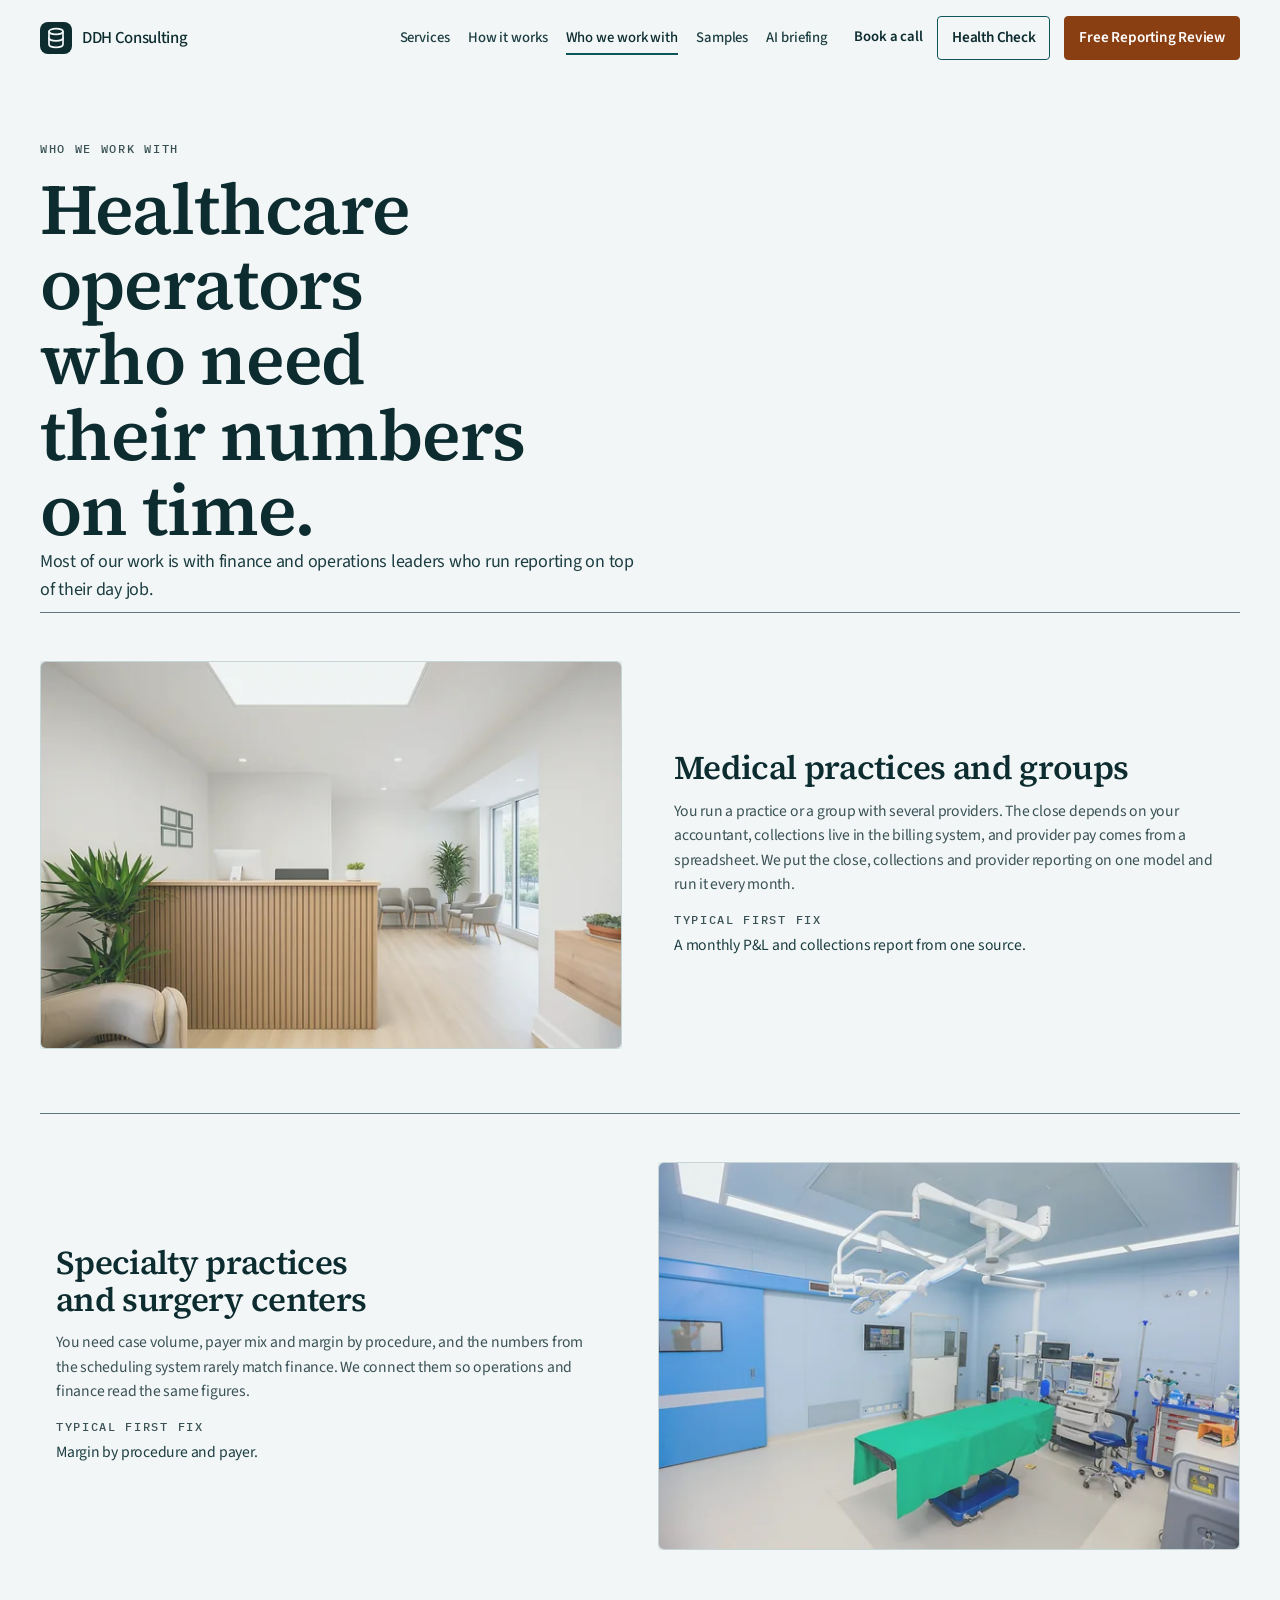
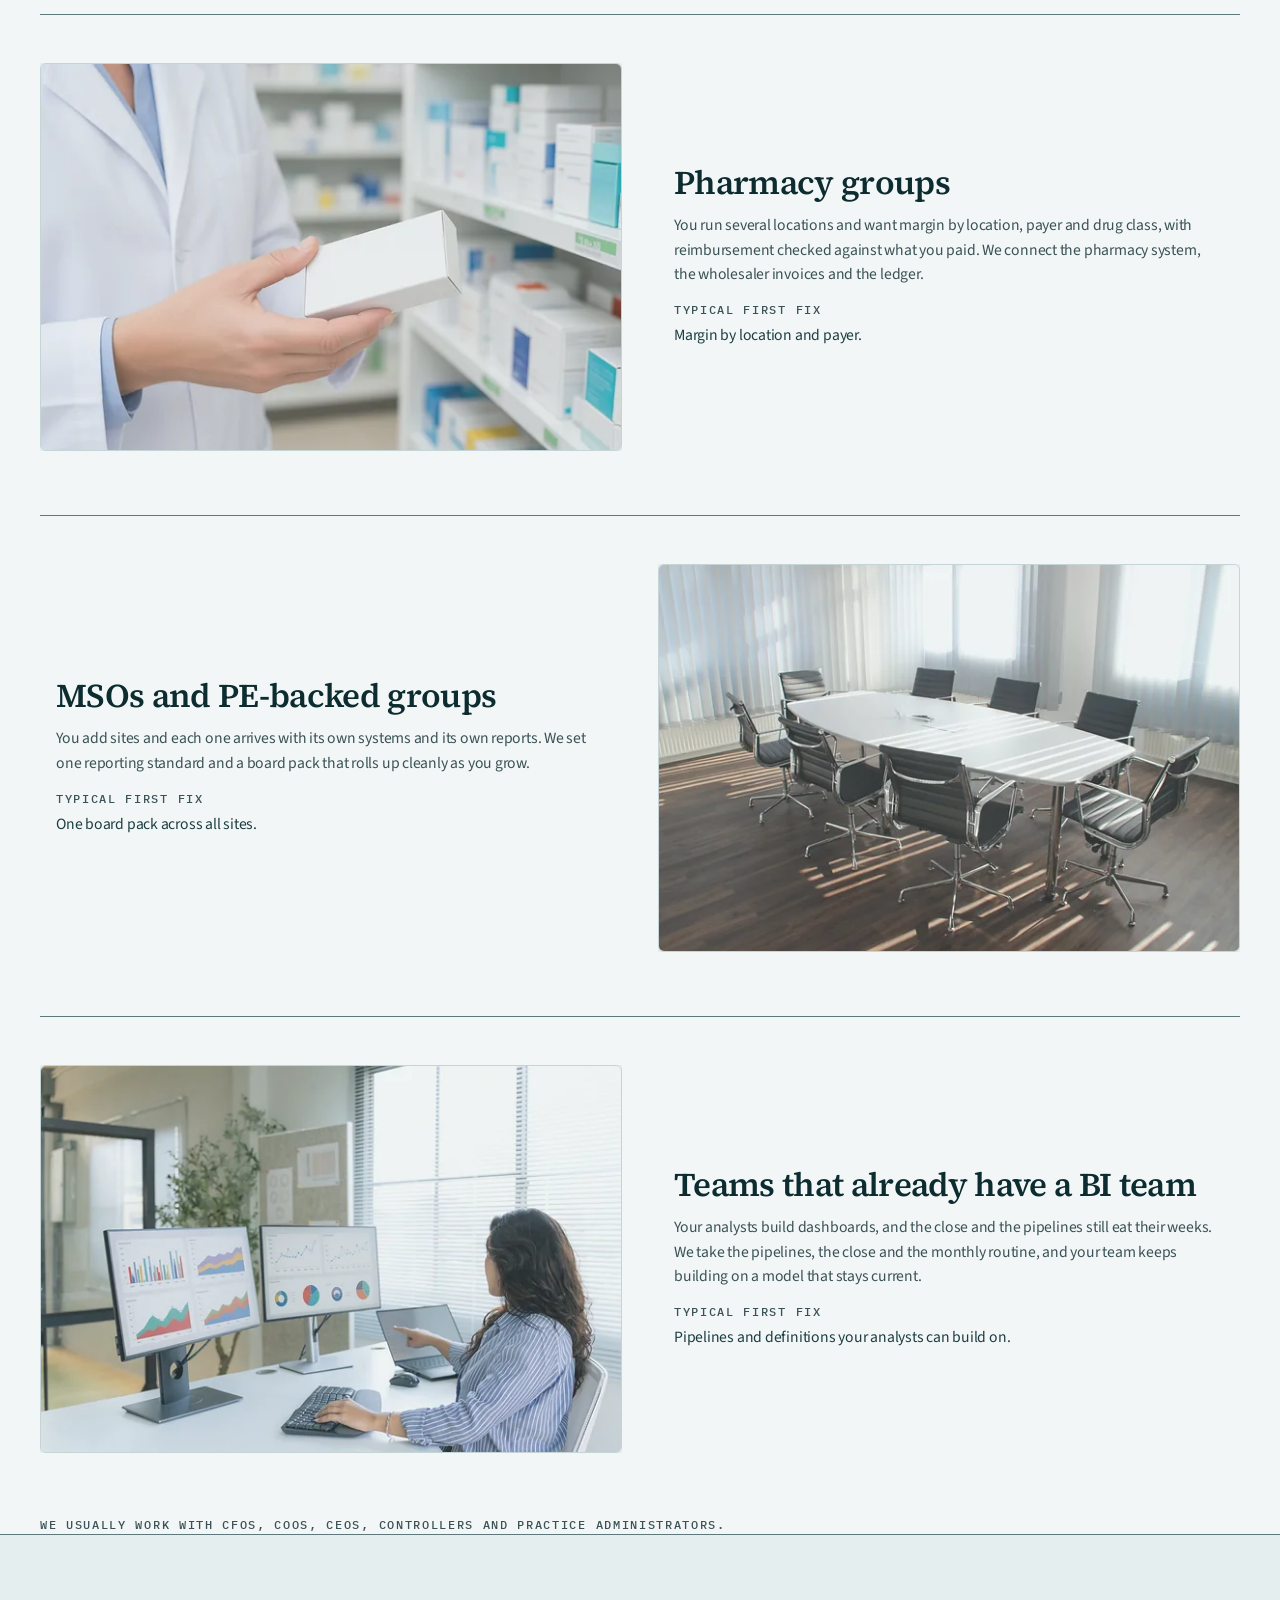
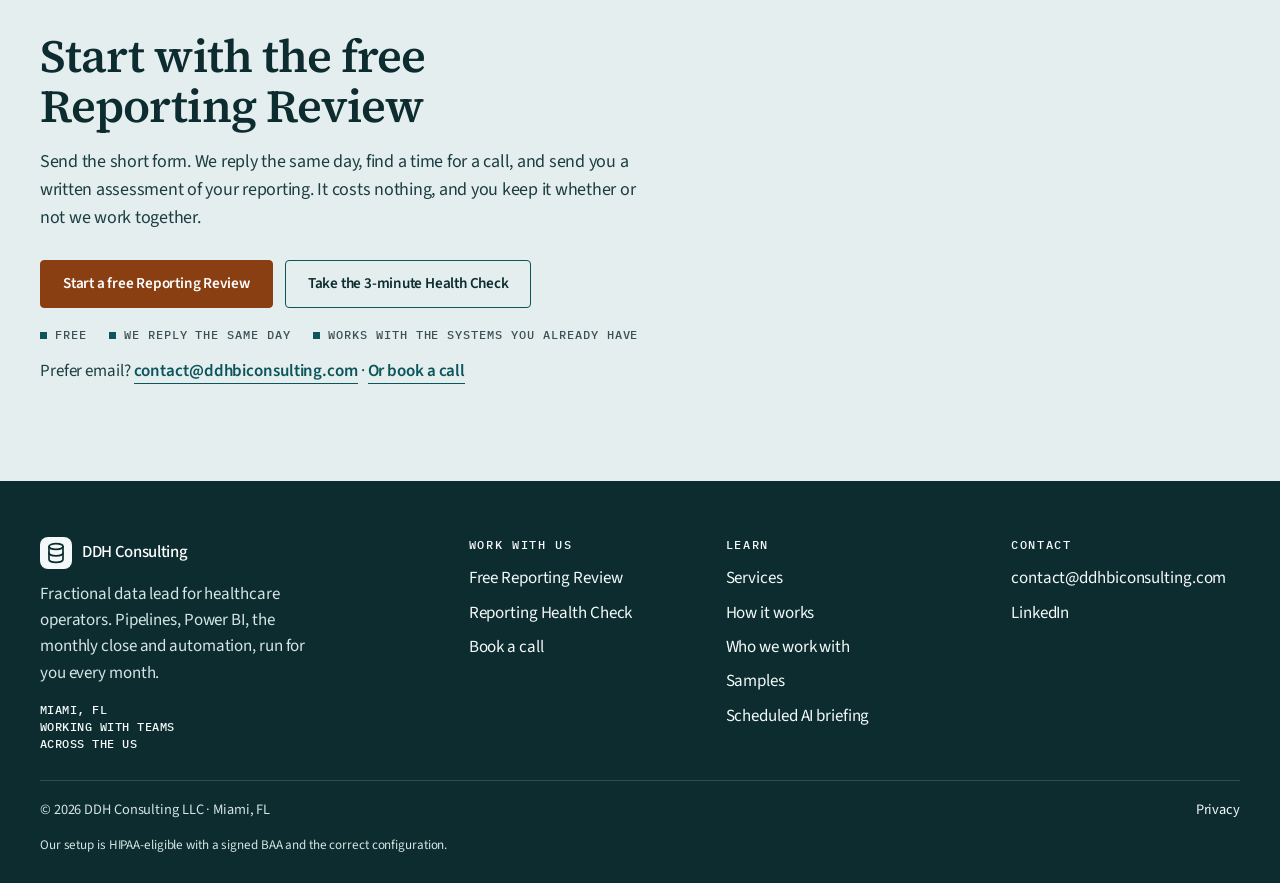
<file: who-we-work-with.html>
<!DOCTYPE html>
<html lang="en">
<head>
<meta charset="UTF-8">
<meta name="viewport" content="width=device-width, initial-scale=1.0">
<title>Who we work with: practices, ASCs, pharmacy groups and MSOs | DDH Consulting</title>
<meta name="description" content="DDH works with medical practices, specialty practices and surgery centers, pharmacy groups, MSOs and PE-backed groups, including teams that already have a BI team.">
<meta property="og:title" content="Who we work with: practices, ASCs, pharmacy groups and MSOs | DDH Consulting">
<meta property="og:description" content="DDH works with medical practices, specialty practices and surgery centers, pharmacy groups, MSOs and PE-backed groups, including teams that already have a BI team.">
<meta property="og:url" content="https://ddhbiconsulting.com/who-we-work-with.html">
<meta property="og:type" content="website">
<meta property="og:image" content="https://ddhbiconsulting.com/social-card.png">
<meta property="og:image:width" content="1200">
<meta property="og:image:height" content="630">
<meta property="og:site_name" content="DDH Consulting">
<meta name="twitter:card" content="summary_large_image">
<meta name="twitter:title" content="Who we work with: practices, ASCs, pharmacy groups and MSOs | DDH Consulting">
<meta name="twitter:description" content="DDH works with medical practices, specialty practices and surgery centers, pharmacy groups, MSOs and PE-backed groups, including teams that already have a BI team.">
<meta name="twitter:image" content="https://ddhbiconsulting.com/social-card.png">
<link rel="canonical" href="https://ddhbiconsulting.com/who-we-work-with.html">
<link rel="icon" href="/favicon.ico?v=7" sizes="48x48">
<link rel="icon" href="/favicon.svg?v=7" type="image/svg+xml">
<link rel="apple-touch-icon" href="/apple-touch-icon.png?v=7">
<link rel="manifest" href="/site.webmanifest?v=7">
<link rel="mask-icon" href="/mask-icon.svg?v=7" color="#0C2C30">
<meta name="theme-color" content="#0C2C30">
<link rel="preload" href="/fonts/source-sans-3-400.woff2" as="font" type="font/woff2" crossorigin>
<link rel="preload" href="/fonts/source-serif-4-600.woff2" as="font" type="font/woff2" crossorigin>
<link rel="preload" href="/fonts/ibm-plex-mono-500.woff2" as="font" type="font/woff2" crossorigin>
<link rel="stylesheet" href="/assets/site.css">
<link rel="stylesheet" href="/assets/rebuild.css">
<script>document.documentElement.classList.add("js");</script>
<script>
  window.dataLayer = window.dataLayer || [];
  function gtag(){dataLayer.push(arguments);}
  window.addEventListener("load", function () {
    var s = document.createElement("script");
    s.src = "https://www.googletagmanager.com/gtag/js?id=G-J5QVLV1G6C";
    s.async = true;
    s.onload = function () { gtag("js", new Date()); gtag("config", "G-J5QVLV1G6C"); };
    document.head.appendChild(s);
  });
</script>
<script type="application/ld+json">
{
  "@context": "https://schema.org",
  "@graph": [
    {
      "@type": "Organization",
      "@id": "https://ddhbiconsulting.com/#organization",
      "name": "DDH Consulting",
      "url": "https://ddhbiconsulting.com",
      "logo": "https://ddhbiconsulting.com/icon-512.png",
      "email": "contact@ddhbiconsulting.com",
      "sameAs": [
        "https://www.linkedin.com/company/ddhconsulting/"
      ],
      "address": {
        "@type": "PostalAddress",
        "addressLocality": "Miami",
        "addressRegion": "FL",
        "addressCountry": "US"
      }
    },
    {
      "@type": "WebSite",
      "@id": "https://ddhbiconsulting.com/#website",
      "url": "https://ddhbiconsulting.com",
      "name": "DDH Consulting",
      "publisher": {
        "@id": "https://ddhbiconsulting.com/#organization"
      }
    }
  ]
}
</script>
</head>
<body>
<a class="skip" href="#main">Skip to content</a>
<header class="site-header">
  <div class="wrap header-bar">
    <a class="brand" href="/" aria-label="DDH Consulting home">
      <svg viewBox="0 0 32 32" fill="none" aria-hidden="true">
        <rect width="32" height="32" rx="8" fill="#0C2C30"/>
        <g fill="none" stroke="#F4F8F8" stroke-width="1.7" stroke-linecap="round" stroke-linejoin="round">
          <ellipse cx="16" cy="9.5" rx="7" ry="2.8"/>
          <path d="M9 9.5 V22.5 c0 1.55 3.13 2.8 7 2.8 s7 -1.25 7 -2.8 V9.5"/>
          <path d="M9 16 c0 1.55 3.13 2.8 7 2.8 s7 -1.25 7 -2.8"/>
        </g>
      </svg>
      <span class="brand-name">DDH Consulting</span>
    </a>
    <nav class="nav-links" aria-label="Primary">
      <a href="/services.html">Services</a>
      <a href="/how-it-works.html">How it works</a>
      <a href="/who-we-work-with.html" aria-current="page">Who we work with</a>
      <a href="/samples.html">Samples</a>
      <a href="/briefing.html">AI briefing</a>
    </nav>
    <div class="header-actions">
      <a class="header-book" href="https://calendly.com/pedroodahdah/30min" target="_blank" rel="noopener">Book a call</a>
      <a class="btn btn-outline header-health" href="/checkup.html">Health Check</a>
      <a class="btn btn-primary" href="/apply.html" aria-label="Free Reporting Review"><span class="cta-full">Free Reporting Review</span><span class="cta-short">Free review</span></a>
    </div>
    <button class="menu-btn" type="button" aria-expanded="false" aria-controls="menu-panel">Menu</button>
  </div>
  <div id="menu-panel" class="menu-panel" hidden>
    <a href="/services.html">Services</a>
    <a href="/how-it-works.html">How it works</a>
    <a href="/who-we-work-with.html">Who we work with</a>
    <a href="/samples.html">Samples</a>
    <a href="/briefing.html">AI briefing</a>
    <a href="https://calendly.com/pedroodahdah/30min" target="_blank" rel="noopener">Book a call</a>
    <a class="btn btn-outline" href="/checkup.html">Health Check</a>
    <a class="btn btn-primary" href="/apply.html">Free Reporting Review</a>
  </div>
</header>
<main id="main">
<section class="page-hero"><div class="wrap">
      <p class="eyebrow">Who we work with</p>
      <h1>Healthcare operators who need their numbers on time.</h1>
      <p class="lede">Most of our work is with finance and operations leaders who run reporting on top of their day job.</p>
    </div></section>
    <div class="wrap"><article class="audience" id="practices">
        <figure class="photo"><picture>
      <source type="image/webp" srcset="/assets/img/who-practices-600.webp 600w, /assets/img/who-practices.webp 1200w" sizes="(min-width: 980px) 520px, 92vw">
      <!-- Source: AI-generated -->
      <img src="/assets/img/who-practices.jpg" width="1200" height="800" alt="Clinic front desk with waiting chairs by a window" loading="lazy" decoding="async">
    </picture></figure>
        <div class="copy">
          <h2>Medical practices and groups</h2>
          <p>You run a practice or a group with several providers. The close depends on your accountant, collections live in the billing system, and provider pay comes from a spreadsheet. We put the close, collections and provider reporting on one model and run it every month.</p>
          <p class="fix"><span class="label">Typical first fix</span> A monthly P&amp;L and collections report from one source.</p>
        </div>
      </article><article class="audience" id="specialty">
        <figure class="photo"><picture>
      <source type="image/webp" srcset="/assets/img/who-specialty-600.webp 600w, /assets/img/who-specialty.webp 1200w" sizes="(min-width: 980px) 520px, 92vw">
      <!-- Source: Pexels 39824872 (Pexels License, no attribution required) -->
      <img src="/assets/img/who-specialty.jpg" width="1200" height="800" alt="Operating room with surgical lights over a draped table" loading="lazy" decoding="async">
    </picture></figure>
        <div class="copy">
          <h2>Specialty practices and surgery centers</h2>
          <p>You need case volume, payer mix and margin by procedure, and the numbers from the scheduling system rarely match finance. We connect them so operations and finance read the same figures.</p>
          <p class="fix"><span class="label">Typical first fix</span> Margin by procedure and payer.</p>
        </div>
      </article><article class="audience" id="pharmacy">
        <figure class="photo"><picture>
      <source type="image/webp" srcset="/assets/img/who-pharmacy-600.webp 600w, /assets/img/who-pharmacy.webp 1200w" sizes="(min-width: 980px) 520px, 92vw">
      <!-- Source: AI-generated -->
      <img src="/assets/img/who-pharmacy.jpg" width="1200" height="800" alt="Hands holding a medicine box in front of pharmacy shelves" loading="lazy" decoding="async">
    </picture></figure>
        <div class="copy">
          <h2>Pharmacy groups</h2>
          <p>You run several locations and want margin by location, payer and drug class, with reimbursement checked against what you paid. We connect the pharmacy system, the wholesaler invoices and the ledger.</p>
          <p class="fix"><span class="label">Typical first fix</span> Margin by location and payer.</p>
        </div>
      </article><article class="audience" id="mso">
        <figure class="photo"><picture>
      <source type="image/webp" srcset="/assets/img/who-mso-600.webp 600w, /assets/img/who-mso.webp 1200w" sizes="(min-width: 980px) 520px, 92vw">
      <!-- Source: Pexels 416320 (Pexels License, no attribution required) -->
      <img src="/assets/img/who-mso.jpg" width="1200" height="800" alt="Empty conference room with a meeting table and chairs" loading="lazy" decoding="async">
    </picture></figure>
        <div class="copy">
          <h2>MSOs and PE-backed groups</h2>
          <p>You add sites and each one arrives with its own systems and its own reports. We set one reporting standard and a board pack that rolls up cleanly as you grow.</p>
          <p class="fix"><span class="label">Typical first fix</span> One board pack across all sites.</p>
        </div>
      </article><article class="audience" id="bi-teams">
        <figure class="photo"><picture>
      <source type="image/webp" srcset="/assets/img/who-bi-600.webp 600w, /assets/img/who-bi.webp 1200w" sizes="(min-width: 980px) 520px, 92vw">
      <!-- Source: AI-generated -->
      <img src="/assets/img/who-bi.jpg" width="1200" height="800" alt="Person at a desk with two monitors showing charts" loading="lazy" decoding="async">
    </picture></figure>
        <div class="copy">
          <h2>Teams that already have a BI team</h2>
          <p>Your analysts build dashboards, and the close and the pipelines still eat their weeks. We take the pipelines, the close and the monthly routine, and your team keeps building on a model that stays current.</p>
          <p class="fix"><span class="label">Typical first fix</span> Pipelines and definitions your analysts can build on.</p>
        </div>
      </article>
      <p class="label roles">We usually work with CFOs, COOs, CEOs, controllers and practice administrators.</p>
    </div>
</main>
<section class="close-band" id="start">
  <div class="wrap">
    <h2>Start with the free Reporting Review</h2>
    <p class="lede">Send the short form. We reply the same day, find a time for a call, and send you a written assessment of your reporting. It costs nothing, and you keep it whether or not we work together.</p>
    <div class="cta-row">
      <a class="btn btn-primary" href="/apply.html">Start a free Reporting Review</a>
      <a class="btn btn-outline" href="/checkup.html">Take the 3-minute Health Check</a>
    </div>
    <ul class="ticks" aria-label="What the review includes">
      <li>Free</li>
      <li>We reply the same day</li>
      <li>Works with the systems you already have</li>
    </ul>
    <p class="alt">Prefer email? <a href="mailto:contact@ddhbiconsulting.com">contact@ddhbiconsulting.com</a> · <a href="https://calendly.com/pedroodahdah/30min" target="_blank" rel="noopener">Or book a call</a></p>
  </div>
</section>
<footer class="site-footer">
  <div class="wrap footer-grid">
    <div>
      <a class="brand footer-brand" href="/" aria-label="DDH Consulting home">
        <svg viewBox="0 0 32 32" fill="none" aria-hidden="true">
        <rect width="32" height="32" rx="8" fill="#F4F8F8"/>
        <g fill="none" stroke="#0C2C30" stroke-width="1.7" stroke-linecap="round" stroke-linejoin="round">
          <ellipse cx="16" cy="9.5" rx="7" ry="2.8"/>
          <path d="M9 9.5 V22.5 c0 1.55 3.13 2.8 7 2.8 s7 -1.25 7 -2.8 V9.5"/>
          <path d="M9 16 c0 1.55 3.13 2.8 7 2.8 s7 -1.25 7 -2.8"/>
        </g>
      </svg>
        <span class="brand-name">DDH Consulting</span>
      </a>
      <p>Fractional data lead for healthcare operators. Pipelines, Power BI, the monthly close and automation, run for you every month.</p>
      <p class="label place">Miami, FL<br>Working with teams<br>across the US</p>
    </div>
    <div>
      <h2>Work with us</h2>
      <ul>
        <li><a href="/apply.html">Free Reporting Review</a></li>
        <li><a href="/checkup.html">Reporting Health Check</a></li>
        <li><a href="https://calendly.com/pedroodahdah/30min" target="_blank" rel="noopener">Book a call</a></li>
      </ul>
    </div>
    <div>
      <h2>Learn</h2>
      <ul>
        <li><a href="/services.html">Services</a></li>
        <li><a href="/how-it-works.html">How it works</a></li>
        <li><a href="/who-we-work-with.html">Who we work with</a></li>
        <li><a href="/samples.html">Samples</a></li>
        <li><a href="/briefing.html">Scheduled AI briefing</a></li>
      </ul>
    </div>
    <div>
      <h2>Contact</h2>
      <ul>
        <li><a href="mailto:contact@ddhbiconsulting.com">contact@ddhbiconsulting.com</a></li>
        <li><a href="https://www.linkedin.com/company/ddhconsulting/" target="_blank" rel="noopener">LinkedIn</a></li>
      </ul>
    </div>
  </div>
  <div class="wrap footer-base">
    <span>© 2026 DDH Consulting LLC · Miami, FL</span>
    <a href="/privacy.html">Privacy</a>
  </div>
  <div class="wrap">
    <p class="disclaimer">Our setup is HIPAA-eligible with a signed BAA and the correct configuration.</p>
  </div>
</footer>
<script src="/assets/site.js"></script>
</body>
</html>
</file>
<file: assets/site.css>
/* DDH design system. Harbour palette. 8px spacing. Source Serif 4 and Source Sans 3 (OFL). */
@font-face {
  font-family: "Source Sans 3";
  src: url("/fonts/source-sans-3-400.woff2") format("woff2");
  font-weight: 400;
  font-style: normal;
  font-display: swap;
}
@font-face {
  font-family: "Source Sans 3";
  src: url("/fonts/source-sans-3-500.woff2") format("woff2");
  font-weight: 500;
  font-style: normal;
  font-display: swap;
}
@font-face {
  font-family: "Source Sans 3";
  src: url("/fonts/source-sans-3-600.woff2") format("woff2");
  font-weight: 600;
  font-style: normal;
  font-display: swap;
}
@font-face {
  font-family: "Source Serif 4";
  src: url("/fonts/source-serif-4-500.woff2") format("woff2");
  font-weight: 500;
  font-style: normal;
  font-display: swap;
}
@font-face {
  font-family: "Source Serif 4";
  src: url("/fonts/source-serif-4-600.woff2") format("woff2");
  font-weight: 600;
  font-style: normal;
  font-display: swap;
}

:root {
  --paper: #F3F6F6;
  --paper-2: #E5EEEE;
  --card: #FFFFFF;
  --ink: #0C2C30;
  --ink-soft: #14383C;
  --text: #1C3E42;
  --muted: #3A5256;
  --line: #C5D4D4;
  --line-strong: #5E787B;
  --accent: #0B555B;
  --accent-soft: rgba(11, 85, 91, 0.10);
  --brass: #8A3F12;
  --brass-hover: #73350E;
  --on-brass: #FFFFFF;
  --deep: #0C2C30;
  --deep-2: #14383C;
  --white: #FFFFFF;
  --on-dark: #F4F8F8;
  --mist: #D5E4E4;
  --danger: #8B1E2D;
  --good: #0D5C3D;
  --s1: 8px;
  --s2: 16px;
  --s3: 24px;
  --s4: 32px;
  --s5: 48px;
  --s6: 64px;
  --s7: 96px;
  --s8: 128px;
  --header: 80px;
  --sans: "Source Sans 3", "Segoe UI", sans-serif;
  --serif: "Source Serif 4", "Iowan Old Style", Palatino, "Palatino Linotype", serif;
  --ease: cubic-bezier(0.22, 1, 0.36, 1);
  --shadow: 0 16px 40px rgba(12, 44, 48, 0.10);
  --max: 1120px;
}

*, *::before, *::after { box-sizing: border-box; margin: 0; padding: 0; }
html { scroll-behavior: smooth; }
body {
  font-family: var(--sans);
  background: var(--paper);
  color: var(--text);
  font-size: 17px;
  line-height: 1.55;
  letter-spacing: -0.006em;
  font-weight: 400;
  -webkit-font-smoothing: antialiased;
}
img, svg { display: block; max-width: 100%; }
a { color: inherit; text-decoration: none; }
button, input, select, textarea { font: inherit; color: inherit; }
ul, ol { list-style: none; }
h1, h2, h3, h4 {
  font-family: var(--serif);
  font-weight: 500;
  color: var(--ink);
  letter-spacing: -0.02em;
  line-height: 1.15;
  text-wrap: balance;
}
h1, h2 { font-weight: 600; }
h1 { letter-spacing: -0.022em; line-height: 1.08; }
.skip {
  position: absolute;
  left: var(--s2);
  top: -48px;
  background: var(--ink);
  color: var(--white);
  padding: 8px 16px;
  z-index: 200;
  border-radius: 4px;
}
.skip:focus { top: var(--s2); }
:focus-visible { outline: 2px solid var(--accent); outline-offset: 3px; }
.wrap { width: min(var(--max), calc(100% - 48px)); margin: 0 auto; }
.wrap-l { width: min(1200px, calc(100% - 48px)); margin: 0 auto; }
.eyebrow {
  font-family: var(--sans);
  font-size: 0.8125rem;
  font-weight: 600;
  letter-spacing: 0;
  text-transform: none;
  color: var(--accent);
  margin-bottom: var(--s2);
}
.eyebrow-br { display: none; }
.lede { font-size: 1.125rem; line-height: 1.5; letter-spacing: -0.014em; color: var(--muted); max-width: 44rem; text-wrap: pretty; }
.fine { font-size: 0.9375rem; color: var(--muted); }
.fine a { color: var(--ink); font-weight: 500; border-bottom: 1px solid rgba(12, 44, 48, 0.28); }
section[id] { scroll-margin-top: 96px; }

/* Motion: hidden only when JS is present */
.js .reveal {
  opacity: 0;
  transform: translateY(16px);
  transition: opacity 600ms var(--ease), transform 600ms var(--ease);
}
.js .reveal.in { opacity: 1; transform: none; }

/* Header */
.site-header {
  position: sticky;
  top: 0;
  z-index: 40;
  height: var(--header);
  display: flex;
  flex-direction: column;
  justify-content: center;
  background: rgba(243, 246, 246, 0.94);
  backdrop-filter: blur(16px);
  -webkit-backdrop-filter: blur(16px);
  border-bottom: 1px solid transparent;
  transition: height 240ms var(--ease), background 240ms var(--ease), border-color 240ms var(--ease);
}
.site-header.is-condensed {
  height: 64px;
  background: rgba(243, 246, 246, 0.97);
  border-bottom-color: var(--line);
}
.header-bar { display: flex; align-items: center; gap: var(--s3); }
.brand { display: flex; align-items: center; gap: 10px; margin-right: auto; }
.brand svg { width: 32px; height: 32px; transition: width 240ms var(--ease), height 240ms var(--ease); }
.is-condensed .brand svg { width: 26px; height: 26px; }
.brand-name { font-family: var(--sans); font-size: 1.25rem; font-weight: 500; letter-spacing: -0.03em; color: var(--ink); line-height: 1; }
.brand-sub { font-size: 0.68rem; letter-spacing: 0.18em; text-transform: uppercase; color: var(--muted); margin-left: 2px; }
.nav-links { display: flex; gap: 22px; align-items: center; }
.nav-links a { font-size: 0.9rem; font-weight: 500; color: var(--muted); transition: color 200ms var(--ease); }
.nav-links a:hover { color: var(--ink); }
.menu-btn, .menu-panel { display: none; }

.btn {
  display: inline-flex;
  align-items: center;
  justify-content: center;
  gap: 8px;
  min-height: 48px;
  padding: 0 22px;
  border-radius: 4px;
  border: 1px solid transparent;
  font-size: 0.95rem;
  font-weight: 500;
  letter-spacing: -0.014em;
  cursor: pointer;
  transition: transform 200ms var(--ease), background 200ms var(--ease), color 200ms var(--ease), border-color 200ms var(--ease), box-shadow 200ms var(--ease);
}
.btn-primary { background: var(--brass); color: var(--on-brass); border-color: var(--brass); }
.btn-primary:hover { background: var(--brass-hover); border-color: var(--brass-hover); }
.btn-secondary { background: transparent; color: var(--ink); border-color: var(--line-strong); }
.btn-secondary:hover { border-color: var(--ink); transform: translateY(-1px); }
.btn-light { background: var(--white); color: var(--ink); }
.btn-light:hover { transform: translateY(-1px); box-shadow: 0 8px 24px rgba(0, 0, 0, 0.16); }
.btn-ghost { background: transparent; color: var(--white); border-color: rgba(244, 248, 248, 0.55); }
.btn-ghost:hover { border-color: var(--white); transform: translateY(-1px); }
.btn-sm { min-height: 40px; padding: 0 16px; font-size: 0.875rem; }
.header-cta { white-space: nowrap; }
.header-cta .cta-short { display: none; }
@media (max-width: 1040px) {
  .header-cta .cta-full { display: none; }
  .header-cta .cta-short { display: inline; }
}

/* Hero */
.hero { position: relative; padding: var(--s6) 0 var(--s7); overflow: hidden; }
.hero::before {
  content: "";
  position: absolute;
  inset: 0;
  background: radial-gradient(560px 280px at 100% 0%, rgba(11, 85, 91, 0.08), transparent 70%);
  pointer-events: none;
}
.hero-grid {
  position: relative;
  display: grid;
  grid-template-columns: minmax(0, 1.05fr) minmax(0, 0.95fr);
  gap: var(--s6);
  align-items: center;
}
.hero h1 { font-size: clamp(2.55rem, 4.6vw, 3.7rem); max-width: 11em; margin-bottom: var(--s4); line-height: 0.96; letter-spacing: -0.022em; }
.pain {
  font-size: 1.125rem;
  font-weight: 500;
  letter-spacing: -0.02em;
  color: var(--accent);
  max-width: 28rem;
  margin-bottom: var(--s3);
}
.hero .lede { margin-bottom: var(--s4); }
.hero-copy { position: relative; max-width: 44rem; }
.wrap-visual { width: min(1560px, calc(100% - 48px)); margin: 0 auto; }
.hero-visual, .briefing-visual, .gallery-card { margin: 0; }
.hero-visual { position: relative; margin-top: var(--s5); }
.hero-visual img,
.briefing-visual img,
.gallery-open img {
  width: 100%;
  height: auto;
  border-radius: 16px;
  border: 1px solid var(--line);
  box-shadow: var(--shadow);
  background: var(--card);
}
.visual-caption {
  margin-top: 10px;
  font-size: 0.8rem;
  line-height: 1.4;
  color: var(--muted);
}
.visual-band { padding: var(--s4) 0 var(--s6); }
.gallery {
  display: grid;
  grid-template-columns: repeat(2, minmax(0, 1fr));
  gap: 22px;
  align-items: start;
}
.gallery-open {
  display: block;
  width: 100%;
  padding: 0;
  border: 0;
  background: transparent;
  cursor: zoom-in;
  border-radius: 16px;
}
.gallery-open img { transition: transform 240ms var(--ease), box-shadow 240ms var(--ease); }
.gallery-open:hover img { transform: translateY(-3px); box-shadow: 0 18px 44px rgba(12, 44, 48, 0.16); }
.briefing-visual { margin: 0 0 var(--s4); }
.path-line { margin-top: 20px; max-width: 42rem; color: var(--text); }
.path-line a, .faq-a a { color: var(--ink); font-weight: 500; border-bottom: 1px solid rgba(12, 44, 48, 0.28); }
.deliver-kicker { margin-top: var(--s3); font-weight: 500; color: var(--ink); }
.prose { max-width: 42rem; color: var(--text); }
.sr-only {
  position: absolute;
  width: 1px;
  height: 1px;
  padding: 0;
  margin: -1px;
  overflow: hidden;
  clip: rect(0, 0, 0, 0);
  white-space: nowrap;
  border: 0;
}
.visual-dialog {
  width: min(1280px, calc(100vw - 32px));
  max-height: calc(100vh - 32px);
  overflow: auto;
  border: 0;
  padding: 16px 16px 20px;
  background: var(--paper);
  border-radius: 18px;
  box-shadow: var(--shadow);
}
.visual-dialog::backdrop { background: rgba(12, 44, 48, 0.72); }
.visual-dialog form { display: flex; justify-content: flex-end; margin-bottom: 10px; }
.visual-dialog img { width: 100%; height: auto; border-radius: 12px; border: 1px solid var(--line); }
.position {
  font-size: clamp(1.35rem, 2vw, 1.7rem);
  font-weight: 500;
  letter-spacing: -0.03em;
  color: var(--ink);
  max-width: 22em;
  margin-top: var(--s3);
}
.cta-row { display: flex; flex-wrap: wrap; gap: 12px; margin-bottom: var(--s2); }
.hero .fine { margin-top: var(--s1); }

.board {
  background: var(--card);
  border: 1px solid var(--line);
  border-radius: 18px;
  box-shadow: var(--shadow);
  padding: 20px 20px 16px;
  position: relative;
}
.board::before {
  content: "";
  position: absolute;
  left: 18px; right: 18px; top: 0;
  height: 3px;
  border-radius: 0 0 3px 3px;
  background: linear-gradient(90deg, var(--accent), var(--accent));
  transform: scaleX(0);
  transform-origin: left;
}
.board.in::before { animation: draw-x 600ms var(--ease) 80ms forwards; }
@keyframes draw-x { to { transform: scaleX(1); } }
.board-top { display: flex; justify-content: space-between; align-items: center; margin-bottom: 18px; }
.pill {
  font-size: 0.7rem;
  font-weight: 500;
  letter-spacing: 0.14em;
  text-transform: uppercase;
  color: var(--accent);
  background: var(--accent-soft);
  border-radius: 999px;
  padding: 5px 10px;
}
.board-top span:last-child { font-size: 0.8rem; color: var(--muted); }
.kpis { display: grid; grid-template-columns: repeat(3, 1fr); gap: 10px; margin-bottom: 16px; }
.kpi { background: var(--paper); border-radius: 12px; padding: 12px 12px 10px; }
.kpi span { display: block; font-size: 0.72rem; letter-spacing: 0.08em; text-transform: uppercase; color: var(--muted); font-weight: 500; margin-bottom: 6px; }
.kpi strong, .score-num, .stream-no, .index-num, .month-card span { letter-spacing: -0.04em; }
.kpi strong { font-family: var(--sans); font-size: 1.85rem; font-weight: 500; color: var(--ink); letter-spacing: -0.045em; line-height: 1; font-variant-numeric: lining-nums tabular-nums; }
.spark { width: 100%; height: 72px; margin-bottom: 8px; }
.spark path {
  fill: none;
  stroke: var(--accent);
  stroke-width: 2.25;
  stroke-linecap: round;
  stroke-linejoin: round;
  stroke-dasharray: 100;
  stroke-dashoffset: 100;
}
.board.in .spark path { animation: draw 700ms var(--ease) 160ms forwards; }
@keyframes draw { to { stroke-dashoffset: 0; } }
.spark .area { fill: rgba(11, 85, 91, 0.12); stroke: none; stroke-dasharray: none; opacity: 0; }
.board.in .spark .area { animation: fade-in 600ms var(--ease) 400ms forwards; }
@keyframes fade-in { to { opacity: 1; } }
.bars { display: grid; grid-template-columns: repeat(4, 1fr); gap: 12px; align-items: end; height: 92px; padding-top: 8px; }
.bar { display: flex; flex-direction: column; justify-content: flex-end; align-items: center; height: 100%; gap: 6px; }
.bar i {
  display: block;
  width: 100%;
  height: var(--h);
  border-radius: 5px 5px 2px 2px;
  background: linear-gradient(180deg, var(--accent), var(--ink));
  transform: scaleY(0);
  transform-origin: bottom;
}
.board.in .bar i { animation: rise 640ms var(--ease) forwards; }
.board.in .bar:nth-child(2) i { animation-delay: 80ms; }
.board.in .bar:nth-child(3) i { animation-delay: 160ms; }
.board.in .bar:nth-child(4) i { animation-delay: 240ms; }
@keyframes rise { to { transform: scaleY(1); } }
.bar em { font-style: normal; font-size: 0.72rem; color: var(--muted); font-weight: 500; }
.sources { display: grid; grid-template-columns: repeat(4, 1fr); gap: 8px; margin-bottom: 14px; }
.source {
  background: var(--paper);
  border-radius: 10px;
  padding: 10px 8px;
  text-align: center;
  font-size: 0.72rem;
  font-weight: 500;
  letter-spacing: 0.04em;
  text-transform: uppercase;
  color: var(--ink);
}
.source i {
  display: block;
  width: 6px; height: 6px;
  margin: 0 auto 6px;
  border-radius: 50%;
  background: var(--accent);
}
.alert-card {
  display: flex;
  gap: 12px;
  align-items: flex-start;
  margin-top: 8px;
  padding: 12px;
  border-radius: 12px;
  background: var(--paper);
  border: 1px solid var(--line);
  opacity: 0;
}
.board.in .alert-card { animation: fade-in 500ms var(--ease) 280ms forwards; }
.alert-dot {
  width: 8px; height: 8px; border-radius: 50%;
  background: var(--accent);
  margin-top: 6px;
  flex-shrink: 0;
}
.alert-card strong { display: block; font-size: 0.85rem; font-weight: 500; letter-spacing: -0.01em; color: var(--ink); }
.alert-card p { font-size: 0.82rem; color: var(--muted); line-height: 1.4; }
.board-caption { margin-top: 12px; font-size: 0.8rem; color: var(--muted); }
@media (max-width: 780px) {
  .sources { grid-template-columns: 1fr 1fr; }
}

/* Clients */
.section { padding: var(--s7) 0; }
.section-head { max-width: 44rem; margin-bottom: var(--s5); }
.section-head h2 { font-size: clamp(2.15rem, 3.7vw, 3.4rem); margin-bottom: var(--s2); letter-spacing: -0.02em; line-height: 1.02; }
.index-list { border-top: 1px solid var(--line); }
.index-list li {
  display: grid;
  grid-template-columns: 72px 1fr;
  gap: var(--s3);
  padding: var(--s3) 0;
  border-bottom: 1px solid var(--line);
  transition: background 200ms var(--ease);
}
.index-list li:hover { background: rgba(244, 248, 248, 0.7); }
.index-num { font-family: var(--sans); font-size: 1.35rem; color: var(--accent); font-weight: 500; padding-top: 2px; }
.index-list h3 { font-family: var(--sans); font-size: 1.2rem; font-weight: 500; letter-spacing: -0.02em; margin-bottom: 6px; }
.index-list p { color: var(--muted); max-width: 46rem; }
.sit-with { margin-top: var(--s4); display: flex; flex-wrap: wrap; gap: 8px; align-items: center; }
.sit-with strong { font-size: 0.75rem; letter-spacing: 0.14em; text-transform: uppercase; color: var(--accent); margin-right: 8px; }
.chip { font-size: 0.875rem; background: var(--card); border: 1px solid var(--line); border-radius: 999px; padding: 6px 12px; color: var(--text); }

/* Problems */
.band { background: var(--deep); color: rgba(244, 248, 248, 0.78); }
.band h2, .band h3 { color: var(--white); }
.band .eyebrow { color: var(--mist); }
.split { display: grid; grid-template-columns: 0.8fr 1.2fr; gap: var(--s6); align-items: start; }
.sticky-copy { position: sticky; top: 112px; }
.sticky-copy h2 { font-size: clamp(2rem, 3.2vw, 2.9rem); margin-bottom: var(--s2); }
.band .sticky-copy p { color: rgba(244, 248, 248, 0.72); max-width: 28rem; }
.sticky-copy p { color: var(--muted); max-width: 28rem; }
.issue { display: grid; grid-template-columns: 44px 1fr; gap: var(--s2); padding: 22px 0; border-top: 1px solid rgba(244, 248, 248, 0.12); }
.issue:last-child { border-bottom: 1px solid rgba(244, 248, 248, 0.12); }
.issue h3 { font-family: var(--sans); font-size: 1.05rem; font-weight: 500; letter-spacing: -0.015em; margin-bottom: 6px; }
.issue p { color: rgba(244, 248, 248, 0.72); font-size: 0.98rem; }
.icon-bubble {
  width: 44px; height: 44px; border-radius: 12px;
  display: grid; place-items: center;
  background: var(--accent-soft);
  color: var(--accent);
}
.band .icon-bubble { background: rgba(224, 176, 138, 0.12); color: var(--mist); }
.band .lede { color: rgba(244, 248, 248, 0.78); }
.band .section-head { margin-bottom: var(--s3); }
.plain-list { max-width: 40rem; }
.band .plain-list li {
  position: relative;
  padding: 14px 0 14px 18px;
  border-top: 1px solid rgba(244, 248, 248, 0.14);
  color: rgba(244, 248, 248, 0.9);
}
.band .plain-list li:last-child { border-bottom: 1px solid rgba(244, 248, 248, 0.14); }
.band .plain-list li::before {
  content: "";
  position: absolute;
  left: 0;
  top: 22px;
  width: 6px;
  height: 6px;
  border-radius: 50%;
  background: var(--mist);
}
.band-close {
  margin-top: var(--s4);
  max-width: 36rem;
  color: var(--white);
  font-weight: 500;
  letter-spacing: -0.02em;
}
.icon-bubble svg { width: 22px; height: 22px; }

/* Retainer */
.month-grid { display: grid; grid-template-columns: repeat(4, 1fr); gap: 12px; margin-top: var(--s5); }
.month-card {
  background: var(--card);
  border: 1px solid var(--line);
  border-radius: 16px;
  padding: 22px 18px 20px;
  min-height: 180px;
  transition: transform 240ms var(--ease), border-color 240ms var(--ease), box-shadow 240ms var(--ease);
}
.month-card:hover { transform: translateY(-3px); border-color: var(--line-strong); box-shadow: 0 12px 28px rgba(12, 44, 48, 0.06); }
.month-card span { font-family: var(--sans); color: var(--accent); font-size: 1.1rem; display: block; margin-bottom: 12px; }
.month-card h3 { font-family: var(--sans); font-size: 1.05rem; font-weight: 500; letter-spacing: -0.02em; margin-bottom: 8px; }
.month-card p { color: var(--muted); font-size: 0.95rem; }
.aside-note {
  margin-top: var(--s5);
  display: grid;
  grid-template-columns: 1.3fr 0.7fr;
  gap: var(--s4);
  align-items: center;
  background: var(--ink);
  color: rgba(244, 248, 248, 0.78);
  border-radius: 18px;
  padding: var(--s4);
}
.aside-note h3 { font-family: var(--sans); color: var(--white); font-size: 1.8rem; margin-bottom: 8px; }
.aside-note ul { margin-top: 12px; }
.aside-note li { padding: 7px 0 7px 14px; position: relative; border-top: 1px solid rgba(244, 248, 248, 0.1); font-size: 0.95rem; }
.aside-note li::before { content: ""; position: absolute; left: 0; top: 16px; width: 5px; height: 5px; border-radius: 50%; background: var(--mist); }

/* Practice / workstreams */
.streams { display: flex; flex-direction: column; }
.stream {
  display: grid;
  grid-template-columns: 88px 1.4fr 0.8fr;
  gap: var(--s4);
  padding: var(--s4) 0;
  border-top: 1px solid var(--line);
  align-items: start;
}
.stream:last-child { border-bottom: 1px solid var(--line); }
.stream-no { font-family: var(--sans); font-size: 1.8rem; color: var(--accent); font-weight: 500; }
.stream h3 { font-size: clamp(1.6rem, 2.4vw, 2.1rem); margin: 6px 0 10px; }
.stream .eyebrow { margin-bottom: 0; }
.stream p { color: var(--muted); }
.stream-note {
  background: var(--card);
  border-radius: 14px;
  padding: 18px 18px;
  color: var(--text);
  border: 1px solid var(--line);
  font-size: 0.95rem;
}
.stream-note strong { display: block; font-size: 0.72rem; letter-spacing: 0.12em; text-transform: uppercase; color: var(--accent); margin-bottom: 6px; }

.process-grid { display: grid; grid-template-columns: minmax(0, 0.85fr) minmax(0, 1.15fr); gap: var(--s6); align-items: start; }
/* Timeline */
.timeline { position: relative; margin-top: var(--s4); padding-left: 8px; }
.timeline::before {
  content: "";
  position: absolute;
  left: 19px;
  top: 8px;
  bottom: 8px;
  width: 1px;
  background: var(--line);
  transform: scaleY(0);
  transform-origin: top;
  transition: transform 700ms var(--ease);
}
.timeline.in::before { transform: scaleY(1); }
.step-row { display: grid; grid-template-columns: 40px 1fr; gap: var(--s3); padding: 8px 0 28px; position: relative; }
.node {
  width: 24px; height: 24px; margin-left: 8px; margin-top: 4px;
  border-radius: 50%;
  border: 1.5px solid var(--accent);
  background: var(--paper);
  position: relative;
  z-index: 1;
}
.step-row.is-key .node { background: var(--accent); }
.step-row h3 { font-family: var(--sans); font-size: 1.25rem; font-weight: 500; letter-spacing: -0.02em; }
.step-meta { font-size: 0.8rem; letter-spacing: 0.08em; text-transform: uppercase; color: var(--accent); font-weight: 500; margin: 4px 0 8px; }
.step-row p { color: var(--muted); max-width: 40rem; }

/* Expertise */
.expert-grid { display: grid; grid-template-columns: 1fr 1fr; gap: 14px; }
.expert {
  background: var(--card);
  border: 1px solid var(--line);
  border-radius: 16px;
  padding: 24px 22px;
  transition: transform 240ms var(--ease), border-color 240ms var(--ease);
}
.expert:hover { transform: translateY(-3px); border-color: var(--line-strong); }
.expert h3 { font-family: var(--sans); font-size: 1.1rem; font-weight: 500; letter-spacing: -0.02em; margin: 12px 0 8px; }
.expert p { color: var(--muted); font-size: 0.98rem; }

/* Proof */
.proof {
  display: grid;
  grid-template-columns: 0.9fr 1.1fr;
  gap: var(--s6);
  align-items: start;
}
.proof h2 { font-size: clamp(2rem, 3vw, 2.8rem); margin-bottom: var(--s2); }
.proof .lede + .lede { margin-top: 16px; }
.case {
  background: var(--card);
  border: 1px solid var(--line);
  border-radius: 18px;
  padding: 28px 26px;
}
.case h3 { font-size: 1.7rem; margin: 8px 0 12px; }
.case li { padding: 10px 0; border-top: 1px solid var(--line); color: var(--muted); }
.case li:last-child { border-bottom: 1px solid var(--line); }
.case .note { margin-top: 14px; color: var(--muted); }

/* Trust */
.trust-grid { display: grid; grid-template-columns: repeat(3, 1fr); gap: 16px; }
.trust-card { padding: 8px 8px 0 0; }
.trust-card h3 { font-family: var(--sans); font-size: 1.15rem; font-weight: 500; letter-spacing: -0.02em; margin: 14px 0 8px; }
.trust-card p { color: var(--muted); }

/* Founder */
.founder { display: grid; grid-template-columns: 1fr 1fr; gap: var(--s6); }
.founder h2 { font-size: clamp(2rem, 3vw, 2.8rem); margin-bottom: var(--s2); }
.practice li { padding: 12px 0; border-top: 1px solid var(--line); color: var(--muted); }
.practice li:last-child { border-bottom: 1px solid var(--line); }
.practice strong { color: var(--ink); font-weight: 500; }

/* Compare */
.compare { margin-top: var(--s6); }
.compare h3 { font-size: 1.6rem; margin-bottom: var(--s3); }
.compare-row {
  display: grid;
  grid-template-columns: 200px 1fr 1fr 1.2fr;
  gap: 16px;
  padding: 16px 0;
  border-top: 1px solid var(--line);
  color: var(--muted);
  font-size: 0.95rem;
}
.compare-row strong { color: var(--ink); }
.compare-row.us { background: var(--accent-soft); margin: 0 -16px; padding: 16px; border-radius: 12px; border-top: 0; }
.compare-head { font-size: 0.72rem; letter-spacing: 0.12em; text-transform: uppercase; color: var(--muted); font-weight: 500; }

/* Four packages, one system */
.method { margin-top: var(--s4); }
.method-grid {
  display: grid;
  grid-template-columns: repeat(4, 1fr);
  gap: 14px;
  position: relative;
  padding-top: 8px;
}
.method-grid::before,
.method-grid::after {
  content: "";
  position: absolute;
  top: 17px;
  left: 8%;
  width: 84%;
  height: 2px;
  border-radius: 2px;
  pointer-events: none;
  z-index: 1;
}
.method-grid::before { background: var(--line); }
.method-grid::after {
  background: var(--accent);
  transform-origin: left center;
  transform: scaleX(1);
}
.js .method:not(.in) .method-grid::after { transform: scaleX(0); }
.js .method.in .method-grid::after { animation: rail 900ms var(--ease) forwards; }
@keyframes rail { from { transform: scaleX(0); } to { transform: scaleX(1); } }
.method-card {
  position: relative;
  z-index: 1;
  display: flex;
  flex-direction: column;
  min-height: 100%;
  background: transparent;
}
.method-body {
  background: var(--card);
  border: 1px solid var(--line);
  border-radius: 16px;
  padding: 18px 16px 20px;
  flex: 1;
  display: flex;
  flex-direction: column;
}
.method-fee {
  margin-top: 0;
  padding-top: 0;
  margin-bottom: 12px;
  font-size: 0.8rem;
  font-weight: 500;
  letter-spacing: 0.08em;
  text-transform: uppercase;
  color: var(--accent);
}
.method-card .method-stop { margin-top: 0; margin-bottom: 8px; }
.run-note { margin-top: var(--s4); max-width: 42rem; color: var(--text); }
.scope-note { margin-top: var(--s4); max-width: 42rem; color: var(--text); }
.run-support {
  margin-top: 10px;
  max-width: 40rem;
  font-size: 0.9375rem;
  line-height: 1.45;
  color: var(--muted);
}
.run-support strong { color: var(--ink); font-weight: 500; }
.method-node {
  width: 36px;
  height: 36px;
  border-radius: 50%;
  display: grid;
  place-items: center;
  background: var(--paper);
  border: 1.5px solid var(--accent);
  color: var(--accent);
  font-size: 0.8rem;
  font-weight: 500;
  margin: 0 auto 18px;
  position: relative;
  z-index: 2;
}
.method-card h3 { font-family: var(--sans); font-size: 1.2rem; font-weight: 500; letter-spacing: -0.02em; line-height: 1.25; margin-bottom: 8px; color: var(--ink); }
.method-card p { color: var(--muted); font-size: 0.95rem; }
.method-card .method-stop { color: var(--ink); font-weight: 500; }
.method-card .method-fee { color: var(--accent); font-size: 0.85rem; }
.method-card .eyebrow { margin-bottom: 8px; color: var(--accent); font-size: 0.75rem; }
.method-card .btn { margin-top: 16px; align-self: flex-start; max-width: 100%; white-space: normal; text-align: center; line-height: 1.25; padding-top: 10px; padding-bottom: 10px; }

.fit-grid { display: grid; grid-template-columns: 1fr 1fr; gap: 16px; }
.fit-col {
  background: var(--card);
  border: 1px solid var(--line);
  border-radius: 18px;
  padding: 28px 26px;
}
.fit-col h3 { font-family: var(--sans); font-size: 1.35rem; font-weight: 500; letter-spacing: -0.02em; margin-bottom: 14px; }
.fit-col li { padding: 12px 0 12px 18px; border-top: 1px solid var(--line); color: var(--muted); position: relative; }
.fit-col li:last-child { border-bottom: 1px solid var(--line); }
.fit-col li::before { content: ""; position: absolute; left: 0; top: 20px; width: 6px; height: 6px; border-radius: 50%; background: var(--accent); }
.fit-col.out { background: transparent; }
.fit-col.out li::before { background: var(--muted); }
.fit-note {
  margin-top: var(--s4);
  max-width: 46rem;
  padding: 16px 18px;
  border-radius: 14px;
  border-left: 3px solid var(--accent);
  background: var(--accent-soft);
  color: var(--ink);
  font-weight: 500;
  letter-spacing: -0.015em;
}

.proof-list li { padding: 12px 0; border-top: 1px solid var(--line); color: var(--muted); }
.proof-list li:last-child { border-bottom: 1px solid var(--line); }
.proof-list strong { color: var(--ink); font-weight: 500; }
.sample { margin: 0; }
.sample .board { box-shadow: var(--shadow); }
.score-rows { display: flex; flex-direction: column; gap: 8px; margin-bottom: 12px; }
.score-row-line {
  display: flex;
  justify-content: space-between;
  gap: 12px;
  align-items: center;
  background: var(--paper);
  border-radius: 10px;
  padding: 10px 12px;
  font-size: 0.9rem;
}
.score-row-line span { color: var(--muted); }
.tag {
  font-size: 0.72rem;
  font-weight: 500;
  letter-spacing: 0.08em;
  text-transform: uppercase;
  border-radius: 999px;
  padding: 3px 8px;
  background: var(--accent-soft);
  color: var(--accent);
  white-space: nowrap;
}
.tag.ok { background: rgba(13, 92, 61, 0.12); color: var(--good); }
.checks { display: flex; flex-direction: column; gap: 8px; }
.check-opt {
  display: flex;
  align-items: center;
  gap: 10px;
  min-height: 48px;
  padding: 10px 12px;
  background: var(--card);
  border: 1px solid var(--line-strong);
  border-radius: 8px;
}
.check-opt input { width: 18px; height: 18px; accent-color: var(--ink); }
.promise {
  background: var(--deep);
  color: rgba(244, 248, 248, 0.78);
  border-radius: 18px;
  padding: 22px 22px 8px;
  margin: var(--s4) 0;
  overflow: visible;
}
.promise p { padding-bottom: 14px; }
.promise strong { color: var(--white); font-weight: 500; }

/* FAQ */
.faq-item { border-top: 1px solid var(--line); }
.faq-item:last-child { border-bottom: 1px solid var(--line); }
.faq-q {
  width: 100%;
  text-align: left;
  background: none;
  border: 0;
  padding: 20px 0;
  display: flex;
  justify-content: space-between;
  gap: 24px;
  cursor: pointer;
  font-weight: 500;
  color: var(--ink);
  font-size: 1.05rem;
}
.faq-q span { color: var(--accent); font-weight: 400; font-size: 1.4rem; line-height: 1; transition: transform 240ms var(--ease); }
.faq-item.open .faq-q span { transform: rotate(45deg); }
.faq-a { display: grid; grid-template-rows: 0fr; transition: grid-template-rows 420ms var(--ease); }
.faq-item.open .faq-a { grid-template-rows: 1fr; }
.faq-a > div { overflow: hidden; color: var(--muted); }
.faq-item.open .faq-a > div { padding-bottom: 20px; }

/* CTA band */
.cta-band { background: var(--deep); color: rgba(244, 248, 248, 0.78); padding: var(--s7) 0; text-align: left; }
.cta-band h2 { color: var(--white); font-size: clamp(2.2rem, 4vw, 3.4rem); max-width: 16ch; margin-bottom: var(--s2); }
.cta-band .lede { color: rgba(244, 248, 248, 0.72); margin-bottom: var(--s4); }
.cta-band .fine { color: rgba(244, 248, 248, 0.78); margin-top: 18px; max-width: 40rem; }
.cta-band .fine + .fine { margin-top: 10px; }
.cta-band .fine a { color: #fff; border-bottom-color: rgba(244, 248, 248, 0.5); }
.cta-row .btn { max-width: 100%; white-space: normal; text-align: center; line-height: 1.25; padding-top: 12px; padding-bottom: 12px; }

/* Contact */
.contact-grid { display: grid; grid-template-columns: 0.8fr 1.2fr; gap: var(--s6); align-items: start; }
.form-grid { display: grid; grid-template-columns: 1fr 1fr; gap: 14px; }
.field { display: flex; flex-direction: column; gap: 6px; }
.field.full { grid-column: 1 / -1; }
.field label { font-size: 0.9375rem; font-weight: 500; letter-spacing: -0.011em; text-transform: none; color: var(--ink); }
.field input:not([type="checkbox"]):not([type="radio"]),
.field select,
.field textarea {
  width: 100%;
  max-width: 100%;
  background: var(--card);
  border: 1px solid var(--line-strong);
  border-radius: 8px;
  padding: 12px 14px;
  min-height: 48px;
  outline: none;
  transition: border-color 200ms var(--ease), box-shadow 200ms var(--ease);
}
.check-opt input {
  width: 18px;
  height: 18px;
  min-height: 0;
  flex: none;
  accent-color: var(--ink);
}
.field textarea { min-height: 120px; resize: vertical; }
.field input:focus, .field select:focus, .field textarea:focus { border-color: var(--ink); box-shadow: 0 0 0 3px rgba(12, 44, 48, 0.08); }
.form-actions { margin-top: var(--s2); }
.form-actions .btn { width: 100%; }
.form-note { margin-top: 10px; font-size: 0.85rem; color: var(--muted); }
.form-note a { border-bottom: 1px solid currentColor; }
.form-success { display: none; padding: var(--s4) 0; }
.form-success h3 { font-size: 2rem; margin-bottom: 8px; }
.form-success .btn { margin-top: 18px; }
fieldset.field { border: 0; padding: 0; margin: 0; }
.field legend {
  font-size: 0.9375rem;
  font-weight: 500;
  letter-spacing: -0.011em;
  text-transform: none;
  color: var(--ink);
  margin-bottom: 8px;
}
.yesno { display: grid; grid-template-columns: 1fr 1fr; gap: 8px; }

/* Footer */
footer { background: var(--deep); color: rgba(244, 248, 248, 0.66); padding: var(--s6) 0 var(--s3); }
.footer-grid { display: grid; grid-template-columns: 1.4fr 1fr 1fr; gap: var(--s4); padding-bottom: var(--s4); border-bottom: 1px solid rgba(244, 248, 248, 0.1); }
footer h2, footer .brand-name { color: var(--white); }
footer a { color: var(--on-dark); transition: color 200ms var(--ease); }
footer a:hover { color: var(--mist); }
.footer-col h3 { font-family: var(--sans); font-size: 0.72rem; letter-spacing: 0.14em; text-transform: uppercase; color: rgba(244, 248, 248, 0.9); font-weight: 500; margin-bottom: 12px; }
.footer-col li { margin-bottom: 8px; }
.footer-base { display: flex; justify-content: space-between; gap: 12px; flex-wrap: wrap; padding-top: var(--s3); font-size: 0.8rem; color: var(--mist); }

/* Checkup */
.check-main { width: min(760px, calc(100% - 40px)); margin: 0 auto; padding: var(--s6) 0 var(--s7); }
.check-main h1 { font-size: clamp(2.2rem, 4vw, 3.3rem); margin-bottom: var(--s2); }
.progress-track { height: 3px; background: var(--line); border-radius: 3px; overflow: hidden; margin: var(--s3) 0 8px; }
.progress-bar { height: 100%; width: 0; background: var(--accent); transition: width 420ms var(--ease); }
.progress-label { font-size: 0.85rem; color: var(--muted); margin-bottom: var(--s3); }
.q-card {
  background: var(--card);
  border: 1px solid var(--line);
  border-radius: 18px;
  padding: 28px 26px;
  min-height: 240px;
}
.q-card.enter { animation: step-in 420ms var(--ease); }
@keyframes step-in {
  from { opacity: 0; transform: translateY(12px); }
  to { opacity: 1; transform: none; }
}
.q-kicker { font-family: var(--sans); color: var(--accent); font-size: 1.1rem; margin-bottom: 10px; }
.q-card h2 { font-family: var(--sans); font-size: 1.3rem; font-weight: 500; letter-spacing: -0.02em; line-height: 1.35; }
.q-hint { color: var(--muted); margin-top: 8px; font-size: 0.95rem; }
.choice-row { display: flex; gap: 10px; margin-top: 22px; }
.choice {
  min-width: 96px;
  min-height: 48px;
  border-radius: 4px;
  border: 2px solid var(--accent);
  background: var(--card);
  color: var(--ink);
  cursor: pointer;
  font-weight: 500;
  transition: background 200ms var(--ease), color 200ms var(--ease), border-color 200ms var(--ease), transform 200ms var(--ease);
}
.choice:hover { border-color: var(--ink); transform: translateY(-1px); }
.choice[aria-pressed="true"] { background: var(--ink); color: var(--white); border-color: var(--ink); }
.check-nav { display: flex; justify-content: space-between; align-items: center; margin-top: var(--s3); }
.linkish { background: none; border: 0; color: var(--muted); cursor: pointer; font-weight: 500; padding: 8px 0; }
.linkish:hover { color: var(--ink); }
.linkish:disabled { opacity: 0.35; cursor: default; }
.score-card, .gap, .send-card {
  background: var(--card);
  border: 1px solid var(--line);
  border-radius: 16px;
  padding: 22px;
  margin-bottom: 12px;
}
.score-num { font-family: var(--sans); font-size: 3.4rem; line-height: 1; color: var(--ink); font-variant-numeric: lining-nums; }
.score-num span { font-size: 1.2rem; color: var(--muted); }
.score-row { display: flex; gap: 20px; align-items: center; }
.badge { display: inline-block; font-size: 0.72rem; font-weight: 500; letter-spacing: 0.12em; text-transform: uppercase; padding: 4px 10px; border-radius: 999px; margin-bottom: 6px; }
.badge.good { background: rgba(13, 92, 61, 0.12); color: var(--good); }
.badge.warn { background: var(--accent-soft); color: var(--accent); }
.badge.risk { background: rgba(139, 30, 45, 0.12); color: var(--danger); }
.gap { border-left: 3px solid var(--accent); }
.gap h3 { font-family: var(--sans); font-size: 1rem; font-weight: 500; letter-spacing: 0; margin-bottom: 4px; }
.gap p, .score-card p { color: var(--muted); }
.next-panel { background: var(--deep); color: rgba(244, 248, 248, 0.78); border-radius: 18px; padding: 28px 26px; margin: 18px 0; }
.next-panel h2 { color: var(--white); font-size: 1.8rem; margin-bottom: 8px; }
.next-panel p { margin-bottom: 16px; }
.next-panel .fine { margin-top: 14px; }
.next-panel .fine a { color: var(--white); border-bottom-color: rgba(244, 248, 248, 0.4); }
.send-card h2 { font-size: 1.45rem; margin-bottom: 6px; }
.send-card .form-grid { margin-top: 14px; }
#results { display: none; }
#results.show { display: block; animation: step-in 500ms var(--ease); }

@media (max-width: 1100px) {
  .gallery { grid-template-columns: 1fr; gap: 28px; }
}
@media (max-width: 980px) {
  .hero-grid, .split, .aside-note, .proof, .founder, .contact-grid, .expert-grid, .process-grid, .fit-grid { grid-template-columns: 1fr; }
  .method-grid { grid-template-columns: 1fr; gap: 22px; }
  .method-card { display: grid; grid-template-columns: 44px 1fr; column-gap: 14px; align-items: start; }
  .method-node { margin: 2px 0 0; }
  .method-grid::before,
  .method-grid::after {
    top: 10px;
    bottom: 10px;
    left: 17px;
    width: 2px;
    height: auto;
    transform-origin: center top;
  }
  .method-grid::after { transform: scaleY(1); }
  .js .method:not(.in) .method-grid::after { transform: scaleY(0); }
  .js .method.in .method-grid::after { animation: rail-y 900ms var(--ease) forwards; }
  .stream { grid-template-columns: 56px 1fr; }
  .stream-note { grid-column: 2; }
  .month-grid, .trust-grid { grid-template-columns: 1fr 1fr; }
  .sticky-copy { position: static; }
  .hero h1 { max-width: none; }
  .compare-row { grid-template-columns: 1fr 1fr; }
  .compare-row strong { grid-column: 1 / -1; }
  .compare-head { display: none; }
}
@media (max-width: 780px) {
  .wrap, .wrap-l { width: min(100% - 32px, var(--max)); }
  .nav-links { display: none; }
  .brand-sub { display: none; }
  .menu-btn {
    display: inline-flex;
    align-items: center;
    min-height: 40px;
    padding: 0 14px;
    border-radius: 4px;
    border: 1px solid var(--line-strong);
    background: transparent;
    font-weight: 500;
    cursor: pointer;
  }
  .menu-panel {
    display: flex;
    flex-direction: column;
    gap: 4px;
    background: var(--paper);
    border-top: 1px solid var(--line);
    padding: 8px 16px 16px;
  }
  .menu-panel[hidden] { display: none; }
  .menu-panel a { padding: 12px 4px; font-weight: 500; border-bottom: 1px solid var(--line); }
  .month-grid, .trust-grid, .form-grid, .kpis, .method-grid { grid-template-columns: 1fr; }
  .footer-grid { grid-template-columns: 1fr; }
  .wrap-visual { width: min(100% - 32px, 1560px); }
  .hero { padding-top: var(--s5); }
  .hero h1 { font-size: clamp(1.9rem, 8vw, 2.4rem); max-width: none; }
  .eyebrow-br { display: block; }
  .section { padding: var(--s6) 0; }
  .index-list li { grid-template-columns: 48px 1fr; }
  .choice-row { flex-wrap: wrap; }
}

@media (prefers-reduced-motion: reduce) {
  html { scroll-behavior: auto; }
  *, *::before, *::after {
    animation: none !important;
    transition: none !important;
  }
  .js .reveal { opacity: 1; transform: none; }
  .bar i, .board::before, .spark path { transform: none; stroke-dashoffset: 0; }
  .alert-card { opacity: 1; }
  .spark .area { opacity: 1; }
  .timeline::before, .method-grid::before, .method-grid::after { transform: none; }
}
@keyframes rail-y { from { transform: scaleY(0); } to { transform: scaleY(1); } }

/* Problem-led homepage */
.band-soft { background: var(--paper-2); }
#services .section-head { max-width: none; }
#services .section-head h2 {
  max-width: 22em;
  margin-bottom: var(--s3);
  font-size: clamp(1.9rem, 2.8vw, 2.65rem);
  line-height: 1.12;
}
#services .section-head .lede,
#build .section-head .lede { max-width: 40rem; }
.text-link { color: var(--ink); font-weight: 500; border-bottom: 1px solid rgba(12, 44, 48, 0.28); }
.text-link:hover { border-bottom-color: var(--ink); }
.hero-secondary { margin-top: 2px; }
.quiet-points {
  margin-top: var(--s5);
  padding-top: var(--s4);
  border-top: 1px solid var(--line);
  display: grid;
  gap: 14px;
  max-width: 36rem;
}
.quiet-points li {
  position: relative;
  padding-left: 16px;
  color: var(--ink);
  font-size: 0.98rem;
  letter-spacing: -0.015em;
  line-height: 1.4;
}
.quiet-points li::before {
  content: "";
  position: absolute;
  left: 0;
  top: 0.55em;
  width: 5px;
  height: 5px;
  border-radius: 50%;
  background: var(--accent);
}
.pain-grid {
  display: grid;
  grid-template-columns: 1fr 1fr;
  gap: 18px;
}
.pain-grid li {
  background: var(--card);
  border: 1px solid var(--line);
  border-radius: 18px;
  padding: 32px 28px 34px;
}
.pain-grid h3 {
  font-size: 1.4rem;
  letter-spacing: -0.03em;
  line-height: 1.15;
  margin-bottom: 12px;
  max-width: 16em;
}
.pain-grid p { color: var(--muted); max-width: 34em; font-size: 1.02rem; line-height: 1.45; }
.deliver-list { max-width: 44rem; }
.deliver-list li { padding: 22px 0; border-top: 1px solid var(--line); }
.deliver-list li:last-child { border-bottom: 1px solid var(--line); }
.deliver-list strong {
  display: block;
  color: var(--ink);
  font-weight: 500;
  font-size: 1.15rem;
  letter-spacing: -0.02em;
  margin-bottom: 4px;
}
.deliver-list li { color: var(--muted); }
.prose-follow { margin-top: 16px; }
.pack-figure { margin: var(--s6) 0 var(--s3); }
.pack-figure img {
  width: 100%;
  height: auto;
  border-radius: 16px;
  border: 1px solid var(--line);
  box-shadow: var(--shadow);
  background: var(--card);
}
.after-pack { margin-top: var(--s2); }
.offer-grid {
  display: grid;
  grid-template-columns: repeat(3, minmax(0, 1fr));
  gap: 16px;
  align-items: start;
}
.offer-card {
  background: var(--card);
  border: 1px solid var(--line);
  border-radius: 18px;
  padding: 32px 26px 28px;
  display: flex;
  flex-direction: column;
}
.offer-card h3 {
  font-size: 1.45rem;
  letter-spacing: -0.03em;
  line-height: 1.15;
  margin-bottom: 12px;
}
.offer-card p { color: var(--muted); font-size: 1.02rem; line-height: 1.45; }
.offer-card .btn { margin-top: 22px; align-self: flex-start; }
.offer-card .text-link { margin-top: 14px; align-self: flex-start; font-size: 0.95rem; }
.setup {
  margin-top: var(--s6);
  padding-top: var(--s5);
  border-top: 1px solid var(--line);
}
.setup-kicker {
  font-size: 0.75rem;
  font-weight: 500;
  letter-spacing: 0.14em;
  text-transform: uppercase;
  color: var(--muted);
  margin-bottom: var(--s4);
}
.setup-grid {
  display: grid;
  grid-template-columns: 1fr 1fr;
  gap: 0 48px;
}
.setup-grid li { padding: 18px 0 20px; border-top: 1px solid var(--line); }
.setup-grid h3 { font-size: 1.08rem; letter-spacing: -0.02em; margin-bottom: 6px; }
.setup-grid .weeks {
  font-size: 0.875rem;
  font-weight: 500;
  letter-spacing: -0.011em;
  text-transform: none;
  color: var(--accent);
  margin-bottom: 8px;
}
.setup-grid p { color: var(--muted); font-size: 0.95rem; line-height: 1.45; max-width: 36em; }
.run-note { margin-top: var(--s4); }
.section .timeline { max-width: 44rem; margin-top: 0; }
.founder-lead {
  max-width: 44rem;
  font-size: 1.2rem;
  line-height: 1.55;
  letter-spacing: -0.016em;
  color: var(--text);
}
.who-copy p {
  max-width: 44rem;
  font-size: 1.125rem;
  line-height: 1.55;
  color: var(--text);
}
.who-copy p + p { margin-top: 1.35rem; }
.who-roles { color: var(--ink); font-weight: 500; }
.field-hint { font-size: 0.85rem; color: var(--muted); line-height: 1.4; }
.calc {
  display: grid;
  grid-template-columns: minmax(0, 0.86fr) minmax(0, 1.14fr);
  gap: var(--s5);
  align-items: start;
  max-width: 920px;
}
.calc-form { display: flex; flex-direction: column; gap: 18px; }
.calc-results {
  background: var(--card);
  border: 1px solid var(--line);
  border-radius: 18px;
  padding: 28px 28px 22px;
}
.calc-results article + article {
  margin-top: 22px;
  padding-top: 22px;
  border-top: 1px solid var(--line);
}
.calc-results h3 { font-size: 1.08rem; letter-spacing: -0.02em; margin-bottom: 6px; }
.calc-math { color: var(--muted); font-size: 0.98rem; line-height: 1.45; margin-bottom: 12px; }
.calc-figure {
  font-size: clamp(1.7rem, 2.4vw, 2rem);
  font-weight: 500;
  letter-spacing: -0.04em;
  color: var(--ink);
  line-height: 1;
  font-variant-numeric: lining-nums tabular-nums;
}
.calc-unit {
  display: block;
  margin-top: 8px;
  font-size: 0.875rem;
  font-weight: 400;
  letter-spacing: -0.011em;
  text-transform: none;
  color: var(--muted);
}
.calc-results .fine { margin-top: 22px; max-width: 36em; }
.faq-col { max-width: 44rem; }
.footer-slim { grid-template-columns: 1.4fr 0.8fr; }
.cta-band h2 { text-wrap: balance; line-height: 1.02; letter-spacing: -0.02em; }

@media (max-width: 980px) {
  .offer-grid, .calc { grid-template-columns: 1fr; }
}
@media (max-width: 780px) {
  .pain-grid, .setup-grid, .footer-slim { grid-template-columns: 1fr; }
  .hero { padding-bottom: var(--s6); }
  .quiet-points { margin-top: var(--s4); }
  .pack-figure { margin-top: var(--s5); }
  .founder-lead { font-size: 1.08rem; }
}

/* Layout rhythm, shared pages, example panel */
.hero::before { display: none; }
.hero { padding: 56px 0 72px; }
.hero-grid { align-items: start; }
.audience {
  color: var(--muted);
  font-size: 0.98rem;
  margin-bottom: var(--s2);
  letter-spacing: -0.014em;
}
.hero-example { margin: 36px 0 0; }
.recon {
  background: var(--card);
  border: 1px solid var(--line);
  border-radius: 12px;
  padding: 18px 20px 8px;
}
.recon-head {
  display: flex;
  justify-content: space-between;
  align-items: baseline;
  gap: 12px;
  margin-bottom: 4px;
}
.recon-title { font-weight: 500; color: var(--ink); letter-spacing: -0.02em; }
.recon-when { color: var(--muted); font-size: 0.875rem; }
.recon table {
  width: 100%;
  border-collapse: collapse;
  font-variant-numeric: lining-nums tabular-nums;
}
.recon th, .recon td {
  padding: 9px 8px 9px 0;
  border-bottom: 1px solid var(--line);
  font-size: 0.9375rem;
  font-weight: 400;
  text-align: left;
  color: var(--text);
  vertical-align: baseline;
}
.recon thead th {
  font-size: 0.8125rem;
  font-weight: 500;
  color: var(--muted);
}
.recon tbody th { font-weight: 500; color: var(--ink); }
.recon .num { text-align: right; padding-right: 0; white-space: nowrap; }
.recon-open th, .recon-open td { color: var(--ink); font-weight: 500; }
.recon-items { margin-top: 18px; }
.example-note { margin-top: 10px; font-size: 0.8125rem; line-height: 1.4; color: var(--muted); }

.section-head.quiet { margin-bottom: var(--s4); }
.section-head.quiet h2 { font-size: clamp(1.7rem, 2.5vw, 2.2rem); }

#services { padding-top: var(--s7); padding-bottom: var(--s7); }
section#estimate { padding: var(--s7) 0; }
#estimate, #setup { scroll-margin-top: 96px; }
#monthly { padding-top: var(--s7); padding-bottom: var(--s7); }
#how { padding-top: var(--s8); padding-bottom: var(--s7); border-top: 1px solid var(--line); }
.check-main .lede { margin-bottom: var(--s4); }
#who { padding-top: var(--s8); padding-bottom: var(--s7); }
#faq { padding-top: var(--s8); border-top: 1px solid var(--line); }

.fix-list {
  display: grid;
  grid-template-columns: 1fr 1fr;
  column-gap: 56px;
  border-top: 1px solid var(--line);
}
.fix-list li { padding: 22px 0 24px; border-bottom: 1px solid var(--line); }
.fix-list h3 {
  font-size: 1.15rem;
  letter-spacing: -0.02em;
  margin-bottom: 6px;
}
.fix-list p { color: var(--muted); max-width: 36em; }

.h-tool {
  font-size: clamp(1.65rem, 2.4vw, 2.15rem);
  letter-spacing: -0.034em;
  margin-bottom: 10px;
  max-width: 16em;
}
.estimate-lead { color: var(--muted); margin-bottom: var(--s3); max-width: 34em; }
.calc-form { margin-top: 4px; }
.calc-results { border-radius: 12px; }
.calc-pending { color: var(--muted); font-size: 1.05rem; letter-spacing: -0.02em; font-weight: 400; }
.calc-figure { min-height: 1.2em; }

.steps { max-width: 40rem; }
.steps > li {
  display: grid;
  grid-template-columns: 2.25rem minmax(0, 1fr);
  gap: 18px;
  padding: 26px 0;
  border-top: 1px solid var(--line);
}
.steps > li:last-child { border-bottom: 1px solid var(--line); }
.step-index {
  font-size: 1.2rem;
  font-weight: 500;
  letter-spacing: -0.04em;
  color: var(--accent);
  line-height: 1.3;
}
.steps h3 { font-size: 1.3rem; letter-spacing: -0.028em; margin-bottom: 6px; }
.steps p { color: var(--muted); }
.steps p + p { margin-top: 0.85rem; }
.step-links { display: flex; flex-wrap: wrap; gap: 8px 20px; margin-top: 12px; }
.apply-steps {
  margin: 0 0 var(--s5);
  max-width: 40rem;
  counter-reset: apply;
}
.apply-steps li {
  counter-increment: apply;
  position: relative;
  padding: 14px 0 14px 2.1rem;
  border-top: 1px solid var(--line);
  color: var(--text);
  line-height: 1.5;
}
.apply-steps li:last-child { border-bottom: 1px solid var(--line); }
.apply-steps li::before {
  content: counter(apply);
  position: absolute;
  left: 0;
  top: 14px;
  font-family: var(--serif);
  font-weight: 500;
  color: var(--accent);
}
#applyIntro .lede { margin-bottom: var(--s3); }
.setup .lede { margin: 0 0 var(--s4); max-width: 40rem; }
.setup-title { font-size: 1.35rem; letter-spacing: -0.028em; margin-bottom: var(--s3); }

.calc-figure:empty + .calc-unit { visibility: hidden; }
#who .section-head { margin-bottom: var(--s3); }
.who-copy p { max-width: 38rem; }

.footer-brand { margin-bottom: 12px; }
footer .footer-brand .brand-name { font-size: 1.05rem; }
.footer-links { display: flex; flex-direction: column; align-items: flex-start; gap: 10px; }
.footer-links a { color: var(--on-dark); }
.footer-slim p { max-width: 22rem; margin-top: 4px; }
.cta-band h2 { max-width: 14em; }

.page, .check-main { width: min(720px, calc(100% - 48px)); }
.page { margin: 0 auto; padding: var(--s6) 0 var(--s7); }
.page h1, .check-main h1 { font-size: clamp(2.15rem, 4vw, 3.15rem); margin-bottom: var(--s2); letter-spacing: -0.02em; line-height: 1.05; }
.page h2 { font-size: 1.3rem; letter-spacing: -0.024em; margin: var(--s4) 0 10px; }
.page p { max-width: 40rem; }
.page p + p { margin-top: 0.85rem; }
.page .lede { margin-bottom: var(--s2); }
.page p a, .check-main .lede a {
  color: var(--ink);
  font-weight: 500;
  border-bottom: 1px solid rgba(12, 44, 48, 0.28);
}
.hp {
  position: absolute;
  width: 1px;
  height: 1px;
  padding: 0;
  margin: -1px;
  overflow: hidden;
  clip: rect(0, 0, 0, 0);
  white-space: nowrap;
  border: 0;
}
.briefing-intro h1 {
  font-size: clamp(2.15rem, 4vw, 3.15rem);
  margin-bottom: var(--s2);
  max-width: 12em;
}
.cost-lines + .cta-row { margin-top: 28px; }
.results-title { font-size: 1.45rem; letter-spacing: -0.028em; margin: 22px 0 12px; }
.retake { margin-top: 16px; }

.flow {
  display: grid;
  grid-template-columns: repeat(3, minmax(0, 1fr));
  gap: 22px;
  margin: var(--s4) 0 var(--s5);
}
.flow li {
  padding-top: 12px;
  border-top: 2px solid var(--accent);
  color: var(--text);
}
.flow strong { display: block; color: var(--ink); font-weight: 500; margin-bottom: 6px; }
.path { max-width: 42rem; padding: 28px 0; border-top: 1px solid var(--line); }
.path h2 { font-size: clamp(1.35rem, 2vw, 1.6rem); letter-spacing: -0.028em; margin-bottom: 10px; }
.path p { color: var(--text); line-height: 1.6; }
.cost-lines { max-width: 42rem; margin-top: var(--s3); }
.cost-lines p { padding: 14px 0; border-top: 1px solid var(--line); }
.cost-lines p:last-child { border-bottom: 1px solid var(--line); }
.cost-lines strong { color: var(--ink); font-weight: 500; }
.briefing-intro { max-width: 42rem; }
.briefing-intro p + p { margin-top: 1rem; }

.badge {
  letter-spacing: -0.011em;
  text-transform: none;
  font-size: 0.95rem;
  padding: 0;
  background: none;
  border-radius: 0;
}
.badge.good { color: var(--good); }
.badge.warn { color: var(--accent); }
.badge.risk { color: var(--danger); }

@media (max-width: 980px) {
  .nav-links { display: none; }
  .hero-example { margin-top: var(--s4); }
  .flow { grid-template-columns: 1fr; }
  .menu-btn {
    display: inline-flex;
    align-items: center;
    min-height: 40px;
    padding: 0 14px;
    border-radius: 4px;
    border: 1px solid var(--line-strong);
    background: transparent;
    font-weight: 500;
    cursor: pointer;
  }
  .menu-panel {
    display: flex;
    flex-direction: column;
    gap: 4px;
    background: var(--paper);
    border-top: 1px solid var(--line);
    padding: 8px 16px 16px;
  }
  .menu-panel[hidden] { display: none; }
  .menu-panel a { padding: 12px 4px; font-weight: 500; border-bottom: 1px solid var(--line); }
}
@media (max-width: 780px) {
  .page, .check-main { width: min(720px, calc(100% - 32px)); }
  .hero { padding: 36px 0 40px; }
  #build { padding-top: 4px; }
  #services { padding-top: var(--s4); }
  .recon { padding: 16px 16px 6px; }
  .recon th, .recon td { font-size: 0.875rem; }
  .fix-list { grid-template-columns: 1fr; gap: var(--s3); }
  .footer-slim { grid-template-columns: 1fr; }
  .service-list > li { grid-template-columns: 1fr; }
}

/* Data-lead visuals and service areas */
@media (min-width: 981px) {
  .hero-grid { grid-template-columns: minmax(0, 0.88fr) minmax(0, 1.12fr); gap: 32px; }
}
.hero-diagram { margin: 18px 0 0; }
.hero-diagram img,
.gallery-open img {
  border-radius: 12px;
  box-shadow: 0 16px 40px rgba(12, 44, 48, 0.08);
}
.hero-diagram .gallery-open:hover img { box-shadow: none; }
#build { padding: 8px 0 72px; }
.wrap-build { width: min(1360px, calc(100% - 48px)); margin: 0 auto; }
#build .section-head { margin-bottom: var(--s4); }
#build .section-head h2 {
  font-size: clamp(1.9rem, 2.8vw, 2.65rem);
  line-height: 1.12;
  letter-spacing: -0.038em;
  max-width: 16em;
  margin-bottom: 12px;
}
.gallery-name {
  display: block;
  margin-top: 12px;
  color: var(--ink);
  font-weight: 500;
  letter-spacing: -0.02em;
  font-size: 1.02rem;
}
.gallery-card .example-note { display: block; margin-top: 2px; }
#problem { scroll-margin-top: 96px; }
.service-list { border-top: 1px solid var(--line); }
.service-list > li {
  display: grid;
  grid-template-columns: minmax(12rem, 20rem) minmax(0, 1fr);
  gap: 8px 40px;
  padding: 32px 0 36px;
  border-bottom: 1px solid var(--line);
  align-items: start;
}
.service-list h3 {
  font-size: 1.15rem;
  letter-spacing: -0.02em;
}
.service-list p { color: var(--muted); max-width: 40em; }
.service-list > li.has-example .recon-figure {
  grid-column: 2;
  margin: 16px 0 0;
  max-width: 34rem;
}
.recon-figure { margin: 0; }
.recon-figure .example-note { margin-top: 10px; }
@media (max-width: 1180px) {
  .nav-links { gap: 14px; }
  .nav-links a { font-size: 0.84rem; }
}
@media (max-width: 780px) {
  .service-list > li { grid-template-columns: 1fr; gap: 8px; }
}

/* Harbour: type, buttons, links, diagram crop, forms */
.brand-name { font-family: var(--sans); font-size: 1.05rem; letter-spacing: -0.02em; }
.btn, .nav-links a, .field label, .field legend, button, input, select, textarea { font-family: var(--sans); }
.faq-q { font-family: var(--serif); }
.step-index { font-family: var(--serif); }
::placeholder { color: var(--muted); opacity: 1; }
.btn-primary { border: 2px solid var(--brass); }
.cta-band .btn-primary,
.next-panel .btn-primary { border-color: var(--on-dark); }
.btn-secondary { border-color: var(--line-strong); }
.text-link, .fine a, .page p a, .check-main .lede a, .path-line a, .faq-a a, .form-note a {
  color: var(--accent);
  border-bottom-color: var(--accent);
}
.cta-band .fine a, .next-panel .fine a, footer a { color: var(--on-dark); border-bottom-color: rgba(244, 248, 248, 0.55); }
footer a:hover { color: var(--white); }
:focus-visible { outline: 2px solid var(--accent); outline-offset: 3px; }
.cta-band :focus-visible,
.next-panel :focus-visible,
footer :focus-visible,
.band :focus-visible { outline-color: var(--on-dark); }
.field input:focus, .field select:focus, .field textarea:focus {
  border-color: var(--ink);
  box-shadow: 0 0 0 3px rgba(12, 44, 48, 0.14);
}
.field input[aria-invalid="true"],
.field select[aria-invalid="true"],
.field textarea[aria-invalid="true"] { border-color: var(--danger); }
fieldset[aria-invalid="true"] .check-opt { border-color: var(--danger); }
.field-error { color: var(--danger); font-size: 0.875rem; font-weight: 600; line-height: 1.4; }
.field-error[hidden] { display: none; }
.form-stack .form-grid { grid-template-columns: 1fr; }
.field textarea.short { min-height: 76px; }
.optional-block {
  margin-top: 18px;
  padding: 8px 16px 16px;
  border: 1px solid var(--line);
  border-radius: 12px;
}
.optional-block > legend {
  font-family: var(--serif);
  font-size: 1.15rem;
  font-weight: 600;
  letter-spacing: -0.02em;
  padding: 0 8px;
  color: var(--ink);
}
.optional-mark {
  font-family: var(--sans);
  font-size: 0.95rem;
  font-weight: 500;
  letter-spacing: -0.011em;
  color: var(--muted);
}
.optional-note { color: var(--muted); font-size: 0.95rem; margin-top: 2px; }
.optional-block .field { margin-top: 14px; }
.form-success h3 { width: fit-content; }
.form-success .lede { margin-bottom: 0; }
.form-success .success-secondary { margin-top: 16px; font-size: 1rem; }
.back-link {
  margin-left: auto;
  color: var(--accent);
  font-weight: 600;
  border-bottom: 1px solid var(--accent);
  min-height: 44px;
  display: inline-flex;
  align-items: center;
}
.header-quiet {
  color: var(--muted);
  font-weight: 600;
  font-size: 0.92rem;
  border-bottom: 1px solid transparent;
  white-space: nowrap;
}
.header-quiet:hover { color: var(--ink); border-bottom-color: var(--ink); }
.proof-line { margin-top: 12px; max-width: 36rem; color: var(--text); }
.choice { font-weight: 600; }
.choice[aria-pressed="true"] { background: var(--ink); color: var(--white); border-color: var(--ink); }
.q-card h2 { color: var(--ink); }
.q-hint { color: var(--muted); }
.frame-zoom {
  display: block;
  width: 100%;
  padding: 0;
  border: 1px solid var(--line-strong);
  border-radius: 8px;
  background: var(--card);
  overflow: hidden;
}
.frame-zoom picture { display: block; }
.frame-zoom img,
.gallery-open.frame-zoom:hover img,
.hero-diagram .gallery-open.frame-zoom:hover img,
.gallery-open.frame-zoom:hover img {
  position: static;
  display: block;
  width: 100%;
  height: auto;
  max-width: 100%;
  object-fit: contain;
  transform: none;
  border: 0;
  border-radius: 0;
  box-shadow: none;
  background: var(--card);
}
.hero-diagram { margin-top: 8px; }
.gallery-name { color: var(--ink); }
.visual-dialog img { border-color: var(--line-strong); max-width: 100%; height: auto; }
@media (max-width: 780px) {
  #services, #monthly, section#estimate { padding-top: var(--s6); padding-bottom: var(--s6); }
  #how, #who, #faq { padding-top: var(--s6); padding-bottom: var(--s6); }
  .service-list > li { padding: 26px 0 28px; }
  .brand-name { font-size: 0.98rem; }
  .header-bar { gap: 10px; }
  .header-quiet { font-size: 0.84rem; }
  .service-list > li.has-example .recon-figure { grid-column: 1 / -1; max-width: none; }
}
</file>
<file: assets/rebuild.css>
/* Rebuild layer. Numbered sections, mono labels, 1200px measure. */

@font-face {
  font-family: "IBM Plex Mono";
  src: url("/fonts/ibm-plex-mono-500.woff2") format("woff2");
  font-weight: 500;
  font-style: normal;
  font-display: swap;
}

:root {
  --max: 1200px;
  --mono: "IBM Plex Mono", ui-monospace, "SFMono-Regular", Menlo, Consolas, monospace;
  --header: 76px;
}

h1, h2, h3 { hyphens: none; }
h1 {
  font-size: clamp(2.8rem, 5.6vw, 4.6rem);
  line-height: 1.05;
  letter-spacing: -0.015em;
  font-weight: 600;
  max-width: 16ch;
}
h2 {
  font-size: clamp(2.1rem, 3.6vw, 3.2rem);
  line-height: 1.1;
  letter-spacing: -0.02em;
  font-weight: 600;
}
h3 { font-weight: 600; letter-spacing: -0.02em; }

.eyebrow,
.label,
.tag,
.num,
.recon .num,
.calc-figure,
.score-num,
.weeks {
  font-family: var(--mono);
  font-weight: 500;
  font-variant-numeric: tabular-nums lining-nums;
}
.eyebrow,
.label,
.tag {
  font-size: 12px;
  line-height: 1.4;
  letter-spacing: 0.14em;
  text-transform: uppercase;
  color: var(--muted);
}
.eyebrow { margin-bottom: 14px; }
.num { font-size: 13px; letter-spacing: 0.08em; color: var(--accent); }

.lede { max-width: 68ch; font-size: 1.125rem; line-height: 1.55; color: var(--text); }
.measure { max-width: 68ch; }

.site-header {
  height: auto;
  min-height: var(--header);
  background: rgba(243, 246, 246, 0.94);
  border-bottom: 1px solid transparent;
}
.site-header.is-condensed {
  height: auto;
  min-height: 64px;
  border-bottom-color: var(--line);
}
.header-bar { min-height: var(--header); gap: 18px; }
.header-actions { display: flex; align-items: center; gap: 14px; margin-left: 8px; }
.header-book {
  font-size: 0.92rem;
  font-weight: 600;
  color: var(--ink);
  border-bottom: 1px solid transparent;
  white-space: nowrap;
  min-height: 44px;
  display: inline-flex;
  align-items: center;
}
.header-book:hover { border-bottom-color: var(--accent); color: var(--accent); }
.nav-links { gap: 18px; }
.nav-links a {
  font-size: 0.92rem;
  color: var(--text);
  padding: 6px 0 4px;
  border-bottom: 2px solid transparent;
}
.nav-links a[aria-current="page"] {
  color: var(--ink);
  border-bottom-color: var(--accent);
}
.nav-links a:hover { color: var(--ink); }
.header-actions .btn { min-height: 44px; padding: 0 14px; white-space: nowrap; }
.header-actions .cta-short { display: none; }
.menu-btn { display: none; }

.btn { min-height: 48px; border-radius: 4px; font-weight: 600; }
.btn-primary {
  background: var(--brass);
  color: var(--on-brass);
  border: 1.5px solid var(--brass);
}
.btn-primary:hover { background: var(--brass-hover); border-color: var(--brass-hover); }
.btn-outline {
  background: transparent;
  color: var(--ink);
  border: 1.5px solid var(--accent);
}
.btn-outline:hover { background: var(--accent-soft); }
.cta-row { display: flex; flex-wrap: wrap; gap: 12px; align-items: center; }

.hero { padding: 56px 0 28px; }
.hero-grid {
  display: grid;
  grid-template-columns: 1.35fr 1fr;
  gap: 40px;
  align-items: center;
}
.hero h1 { margin-bottom: 18px; }
.hero .lede { margin-bottom: 26px; color: var(--text); }
.ticks { display: flex; flex-wrap: wrap; gap: 10px 22px; margin-top: 22px; list-style: none; }
.ticks li {
  display: flex;
  align-items: center;
  gap: 8px;
  font-family: var(--mono);
  font-size: 12px;
  font-weight: 500;
  letter-spacing: 0.08em;
  text-transform: uppercase;
  color: var(--muted);
}
.ticks li::before {
  content: "";
  width: 7px;
  height: 7px;
  background: var(--accent);
  flex: none;
}
.hero-mock { margin: 0; }
.hero-frame {
  background: var(--card);
  border: 1px solid var(--line);
  border-radius: 6px;
  box-shadow: 0 18px 40px rgba(12, 44, 48, 0.10);
  overflow: hidden;
}
.hero-mock figcaption { margin-top: 10px; }

.section {
  padding: 112px 0;
  border-top: 1.5px solid var(--line-strong);
}
.section .lede { margin: 14px 0 36px; }
.section-link { margin-top: 28px; }
.text-link { color: var(--accent); font-weight: 600; border-bottom: 1px solid var(--accent); }
.text-link:hover { color: var(--ink); border-bottom-color: var(--ink); }

.prob-grid, .panel-grid, .step-grid, .who-grid, .offer-grid {
  display: grid;
  gap: 16px;
}
.prob-grid { grid-template-columns: 1fr 1fr; }
.panel-grid { grid-template-columns: repeat(3, 1fr); }
.step-grid { grid-template-columns: repeat(4, 1fr); }
.who-grid { grid-template-columns: repeat(4, 1fr); }
.offer-grid { grid-template-columns: repeat(3, 1fr); align-items: stretch; }

.card {
  background: var(--card);
  border: 1px solid var(--line);
  border-radius: 6px;
  padding: 22px 22px 20px;
}
.prob h3, .step h3, .offer h3, .panel h3 { font-size: 1.35rem; line-height: 1.2; margin: 10px 0 10px; }
.prob p, .step p, .panel li, .offer p, .svc-copy p { color: var(--text); }
.prob .see {
  margin-top: 16px;
  padding-top: 14px;
  border-top: 1px dashed var(--line);
  color: var(--muted);
  font-family: var(--mono);
  font-size: 12px;
  letter-spacing: 0.06em;
  text-transform: uppercase;
  line-height: 1.45;
}
.prob .see span { display: block; letter-spacing: 0.14em; margin-bottom: 4px; color: var(--accent); }

.panel { display: flex; flex-direction: column; padding: 0; overflow: hidden; text-decoration: none; color: inherit; }
.panel:hover { border-color: var(--accent); }
.panel .diagram { background: var(--paper); border-bottom: 1px solid var(--line); }
.panel .panel-body { padding: 18px 18px 16px; display: flex; flex-direction: column; gap: 8px; flex: 1; }
.panel ul { display: grid; gap: 8px; }
.panel li { padding-left: 14px; position: relative; font-size: 0.98rem; }
.panel li::before {
  content: "";
  width: 6px; height: 6px;
  background: var(--accent);
  position: absolute; left: 0; top: 0.55em;
}
.panel .label { margin-top: auto; padding-top: 12px; }

.svc-row {
  display: grid;
  grid-template-columns: 52px 1fr;
  gap: 8px 18px;
  padding: 28px 0;
  border-top: 1px dashed var(--line);
}
.svc-row:last-child { border-bottom: 1px dashed var(--line); }
.svc-row h3 { font-size: 1.45rem; margin-bottom: 8px; }
.svc-row .change {
  margin-top: 12px;
  color: var(--muted);
}
.svc-row .change strong {
  display: block;
  font-family: var(--mono);
  font-weight: 500;
  font-size: 12px;
  letter-spacing: 0.14em;
  text-transform: uppercase;
  color: var(--accent);
  margin-bottom: 4px;
}

.step { display: flex; flex-direction: column; min-height: 100%; }
.step .tag {
  margin-top: auto;
  padding-top: 18px;
  color: var(--accent);
}

.offer { display: flex; flex-direction: column; }
.offer .badge {
  align-self: flex-start;
  font-family: var(--mono);
  font-size: 11px;
  font-weight: 500;
  letter-spacing: 0.14em;
  text-transform: uppercase;
  color: var(--on-dark);
  background: var(--accent);
  border-radius: 99px;
  padding: 4px 10px;
  margin-bottom: 12px;
}
.offer ul { margin: 14px 0 18px; display: grid; gap: 8px; }
.offer li {
  padding-top: 8px;
  border-top: 1px dashed var(--line);
  color: var(--text);
  font-size: 0.98rem;
}
.offer .btn { margin-top: auto; align-self: flex-start; }

.who-card { display: flex; flex-direction: column; padding: 0; overflow: hidden; color: inherit; }
.who-card:hover { border-color: var(--accent); }
.photo { margin: 0; background: var(--paper-2); }
.photo img {
  width: 100%;
  height: auto;
  aspect-ratio: 3 / 2;
  object-fit: cover;
  border-radius: 6px 6px 0 0;
  display: block;
}
.who-card .photo img { border-radius: 5px 5px 0 0; }
.photo-band { margin: 36px 0 28px; }
.photo-band img {
  width: 100%;
  height: auto;
  aspect-ratio: 1400 / 393;
  object-fit: cover;
  display: block;
  border-radius: 6px;
  border: 1px solid var(--line);
}
.who-card .who-body, .audience .copy { padding: 16px 16px 18px; }
.who-card h3 { font-size: 1.25rem; margin-bottom: 8px; }
.who-card p { color: var(--text); font-size: 0.98rem; }
.note-row {
  margin-top: 16px;
  display: grid;
  grid-template-columns: 220px 1fr auto;
  gap: 18px;
  align-items: center;
  padding: 22px 24px;
}
.note-row h3 { font-size: 1.35rem; }
.roles { margin-top: 16px; }

.data-grid { display: grid; grid-template-columns: 1.1fr 0.9fr; gap: 40px; align-items: start; }
.dont h3 { font-size: 1.2rem; margin-bottom: 8px; }
.dont article { padding: 16px 0; border-top: 1px dashed var(--line); }
.dont article:last-child { border-bottom: 1px dashed var(--line); }
.dont p { color: var(--text); }

.faq-col { max-width: 760px; }
.faq-q { font-family: var(--serif); font-size: 1.2rem; }

.close-band {
  background: var(--paper-2);
  border-top: 1.5px solid var(--line-strong);
  padding: 96px 0;
}
.close-band h2 { max-width: 16ch; margin-bottom: 16px; }
.close-band .lede { margin-bottom: 28px; }
.close-band .ticks { margin-top: 18px; }
.close-band .alt { margin-top: 14px; color: var(--text); }
.close-band .alt a { color: var(--accent); font-weight: 600; border-bottom: 1px solid var(--accent); }

footer.site-footer { padding: 56px 0 28px; }
footer.site-footer .footer-grid {
  display: grid;
  grid-template-columns: 1.4fr 0.8fr 0.9fr 0.8fr;
  gap: 28px;
  border-bottom: 1px solid rgba(244, 248, 248, 0.16);
  padding-bottom: 28px;
}
footer.site-footer h2 {
  font-family: var(--mono);
  font-size: 12px;
  font-weight: 500;
  letter-spacing: 0.14em;
  text-transform: uppercase;
  color: var(--on-dark);
  line-height: 1.4;
  margin-bottom: 12px;
}
footer.site-footer p { color: var(--mist); max-width: 36ch; }
footer.site-footer .place { margin-top: 16px; color: var(--on-dark); letter-spacing: 0.04em; max-width: none; }
footer.site-footer ul { display: grid; gap: 8px; }
footer.site-footer a { color: var(--on-dark); }
footer.site-footer a:hover { color: var(--white); }
footer.site-footer .footer-base {
  display: flex;
  justify-content: space-between;
  gap: 12px;
  flex-wrap: wrap;
  padding-top: 18px;
  color: var(--mist);
  font-size: 0.9rem;
}
footer.site-footer .disclaimer {
  margin-top: 14px;
  color: var(--mist);
  font-size: 0.82rem;
  max-width: 78ch;
  line-height: 1.45;
}

.diagram svg { width: 100%; height: auto; display: block; }
.diagram.flat { background: var(--card); border: 1px solid var(--line); border-radius: 6px; }

.chips { display: flex; flex-wrap: wrap; gap: 8px; margin-top: 22px; }
.chips a {
  font-family: var(--mono);
  font-size: 12px;
  font-weight: 500;
  letter-spacing: 0.08em;
  text-transform: uppercase;
  color: var(--ink);
  border: 1px solid var(--line-strong);
  border-radius: 99px;
  padding: 8px 12px;
  background: var(--card);
}
.chips a:hover { border-color: var(--accent); color: var(--accent); }

.service-block { padding-top: 72px; border-top: 1.5px solid var(--line-strong); margin-top: 8px; }
.service-block h2 { font-size: clamp(1.8rem, 3vw, 2.6rem); margin-bottom: 12px; }
.deliver { margin: 18px 0; }
.deliver h3, .need h3 {
  font-family: var(--mono);
  font-size: 12px;
  font-weight: 500;
  letter-spacing: 0.14em;
  text-transform: uppercase;
  color: var(--accent);
  margin-bottom: 8px;
}
.deliver li, .need li {
  padding: 8px 0;
  border-top: 1px dashed var(--line);
  color: var(--text);
}
.service-block .diagram { margin-top: 22px; }

.method-layout { display: grid; grid-template-columns: 220px 1fr; gap: 48px; align-items: start; }
.toc { position: sticky; top: 96px; display: grid; gap: 8px; }
.toc a { color: var(--text); font-weight: 600; padding: 6px 0; border-bottom: 1px solid var(--line); }
.toc a:hover { color: var(--accent); }
.method-block { padding: 28px 0; border-top: 1.5px solid var(--line-strong); }
.method-block h2 { font-size: clamp(1.7rem, 2.6vw, 2.3rem); margin: 8px 0 12px; }
.method-block details { margin-top: 12px; }
.method-block summary { cursor: pointer; font-weight: 600; color: var(--accent); }
.method-block details p, .method-block details li { margin-top: 8px; color: var(--text); }
.method-block li { padding: 8px 0; border-top: 1px dashed var(--line); }
.chip-row { display: none; }

.audience {
  display: grid;
  grid-template-columns: 1fr 1fr;
  gap: 36px;
  align-items: center;
  padding: 48px 0;
  border-top: 1.5px solid var(--line-strong);
}
.audience:nth-child(even) .photo { order: 2; }
.audience h2 { font-size: clamp(1.7rem, 2.6vw, 2.4rem); margin-bottom: 12px; }
.audience .fix { margin-top: 16px; color: var(--text); }
.audience .fix span { display: block; margin-bottom: 4px; }
.audience .photo img { border-radius: 6px; border: 1px solid var(--line); }

.sample-block { padding: 56px 0; border-top: 1.5px solid var(--line-strong); }
.sample-block h2 { font-size: clamp(1.8rem, 3vw, 2.6rem); margin-bottom: 12px; }
.callouts { display: grid; grid-template-columns: repeat(3, 1fr); gap: 16px; margin-top: 18px; }
.callouts article { border-top: 1.5px solid var(--accent); padding-top: 10px; }
.callouts h3 { font-family: var(--sans); font-size: 1.05rem; margin-bottom: 6px; }
.callouts p { color: var(--text); }

.recon {
  background: var(--card);
  border: 1px solid var(--line);
  border-radius: 6px;
  padding: 16px 16px 8px;
  max-width: 36rem;
}
.recon-head { display: flex; justify-content: space-between; gap: 12px; align-items: baseline; margin-bottom: 8px; }
.recon-title { font-family: var(--serif); font-weight: 600; color: var(--ink); }
.recon table { width: 100%; border-collapse: collapse; }
.recon th, .recon td { text-align: left; padding: 8px 8px 8px 0; font-size: 0.95rem; border-bottom: 1px solid var(--line); }
.recon thead th { border-bottom: 1.5px solid var(--accent); font-family: var(--mono); font-size: 11px; letter-spacing: 0.12em; text-transform: uppercase; color: var(--muted); font-weight: 500; }
.recon .num { text-align: right; font-size: 13px; color: var(--ink); }
.pill {
  display: inline-block;
  font-family: var(--mono);
  font-size: 10px;
  letter-spacing: 0.1em;
  text-transform: uppercase;
  border: 1px solid var(--accent);
  color: var(--accent);
  border-radius: 99px;
  padding: 2px 8px;
}
.pill.open { border-color: var(--line-strong); color: var(--ink); }
.recon-figure { margin-top: 16px; }
.recon-figure .label { display: block; margin-top: 8px; }

.page-hero { padding: 64px 0 8px; }
.page-hero h1 { max-width: 14ch; }
.utility h1, .check-main h1, .briefing-intro h1, .page h1 {
  font-size: clamp(2.5rem, 4.6vw, 3.8rem);
  max-width: 16ch;
}

.pipe-vert { display: none; }

.doc-frame,
.mail-frame {
  background: var(--paper);
  padding: 24px;
  max-width: 100%;
}
.doc-card,
.mail-card {
  position: relative;
  background: var(--card);
  border: 1px solid var(--line);
  max-width: 100%;
}
.doc-card {
  border-radius: 2px;
  padding: 40px 40px 36px;
}
.doc-card h3 {
  font-family: var(--serif);
  font-size: 1.75rem;
  font-weight: 600;
  letter-spacing: -0.02em;
  line-height: 1.15;
  color: var(--ink);
}
.doc-kicker {
  margin-top: 8px;
  font-family: var(--mono);
  font-size: 13px;
  font-weight: 500;
  letter-spacing: 0;
  text-transform: none;
  color: var(--muted);
}
.doc-card h4 {
  margin: 1.45rem 0 0.4rem;
  font-family: var(--serif);
  font-size: 1rem;
  font-weight: 600;
  letter-spacing: -0.02em;
  line-height: 1.3;
  color: var(--ink);
}
.doc-card p,
.doc-card li {
  max-width: 40rem;
  color: var(--text);
  font-size: 1rem;
  line-height: 1.5;
}
.doc-card ol {
  list-style: decimal;
  margin: 0;
  padding-left: 1.25rem;
  max-width: 40rem;
}
.doc-card li { padding: 0.12rem 0 0.12rem 0.2rem; }
.mail-card {
  border-radius: 4px;
  padding: 28px 28px 24px;
}
.mail-meta {
  display: grid;
  grid-template-columns: 72px minmax(0, 1fr);
  gap: 12px 16px;
  align-items: baseline;
  margin: 0;
}
.mail-meta dt {
  font-family: var(--mono);
  font-size: 11px;
  font-weight: 500;
  letter-spacing: 0;
  text-transform: none;
  color: var(--muted);
}
.mail-meta dd {
  margin: 0;
  min-width: 0;
  font-family: var(--mono);
  font-size: 14px;
  font-weight: 500;
  color: var(--ink);
}
.col-label {
  position: absolute;
  width: 1px;
  height: 1px;
  padding: 0;
  margin: -1px;
  overflow: hidden;
  clip: rect(0, 0, 0, 0);
  white-space: nowrap;
  border: 0;
}
.mail-subject {
  font-family: var(--serif);
  font-size: 15px;
  font-weight: 600;
  letter-spacing: -0.02em;
  line-height: 1.35;
}
.mail-rule {
  border: 0;
  border-top: 1px solid var(--line);
  margin: 16px 0 16px;
}
.mail-card > p {
  max-width: 46rem;
  margin-top: 14px;
  font-size: 15px;
  line-height: 1.5;
  color: var(--text);
}
.mail-lead { margin: 0 0 14px; }
.mail-card strong { font-weight: 600; color: var(--ink); }
.mail-scroll {
  max-width: 100%;
  overflow-x: auto;
  overscroll-behavior-x: contain;
}
.mail-table {
  width: 100%;
  border-collapse: separate;
  border-spacing: 0;
  font-variant-numeric: lining-nums tabular-nums;
}
.mail-table th,
.mail-table td {
  padding: 8px 16px 8px 0;
  border-bottom: 1px solid var(--line);
  text-align: left;
  vertical-align: baseline;
  font-size: 0.875rem;
  font-weight: 400;
  color: var(--text);
  background: var(--card);
}
.mail-table thead th {
  font-family: var(--mono);
  font-size: 11px;
  font-weight: 500;
  letter-spacing: 0.08em;
  text-transform: uppercase;
  color: var(--muted);
  border-bottom: 1.5px solid var(--accent);
  white-space: nowrap;
}
.mail-table tbody th {
  font-family: var(--sans);
  font-weight: 500;
  color: var(--ink);
}
.mail-table td { position: relative; }
.mail-table td:last-child { padding-right: 0; }
.mail-table .num {
  font-family: var(--mono);
  font-weight: 500;
  font-size: 13px;
  text-align: right;
  color: var(--ink);
  font-variant-numeric: lining-nums tabular-nums;
  white-space: nowrap;
  padding-left: 12px;
}
.mail-table thead .num { font-size: 11px; }
.mail-table th:first-child {
  position: static;
}
.col-metric { width: 24%; }
.col-num { width: 12%; }
.col-driver { width: 40%; }

@media (max-width: 1180px) {
  .nav-links, .header-book, .header-health { display: none; }
  .header-actions .cta-full { display: none; }
  .header-actions .cta-short { display: inline; }
  .menu-btn {
    display: inline-flex;
    align-items: center;
    min-height: 44px;
    padding: 0 14px;
    border-radius: 4px;
    border: 1.5px solid var(--line-strong);
    background: transparent;
    font-weight: 600;
    cursor: pointer;
  }
  .menu-panel {
    display: flex;
    flex-direction: column;
    gap: 4px;
    background: var(--paper);
    border-top: 1px solid var(--line);
    padding: 8px 20px 18px;
  }
  .menu-panel[hidden] { display: none; }
  .menu-panel a { padding: 12px 0; font-weight: 600; border-bottom: 1px solid var(--line); }
  .menu-panel .btn { margin-top: 8px; width: 100%; }
}
@media (min-width: 1181px) {
  .menu-btn, .menu-panel { display: none !important; }
}
@media (max-width: 980px) {
  .hero-grid, .data-grid, .method-layout, .audience, .note-row { grid-template-columns: 1fr; }
  .audience:nth-child(even) .photo { order: 0; }
  .panel-grid, .step-grid { grid-template-columns: 1fr 1fr; }
  .who-grid, .offer-grid, .callouts { grid-template-columns: 1fr 1fr; }
  .toc { display: none; }
  .chip-row { display: flex; }
  .note-row { gap: 10px; }
  footer.site-footer .footer-grid { grid-template-columns: 1fr 1fr; }
}
@media (max-width: 700px) {
  .section { padding: 72px 0; }
  .close-band { padding: 72px 0; }
  h1 { font-size: clamp(2.35rem, 11vw, 2.8rem); }
  .prob-grid, .panel-grid, .step-grid, .who-grid, .offer-grid, .callouts,
  footer.site-footer .footer-grid { grid-template-columns: 1fr; }
  .pipe-wide { display: none; }
  .pipe-vert { display: block; }
  .hero { padding-top: 28px; }
  .wrap { width: min(100% - 32px, var(--max)); }
  .doc-frame,
  .mail-frame { padding: 12px; }
  .doc-card { padding: 24px 18px 22px; }
  .doc-card h3 { font-size: 1.5rem; }
  .mail-card { padding: 18px 16px 16px; }
  .mail-meta { grid-template-columns: 1fr; gap: 2px 0; }
  .mail-meta dt { margin-top: 12px; }
  .mail-meta dt:first-child { margin-top: 0; }
  .mail-meta dd { font-size: 13px; }
  .mail-scroll { overflow-x: visible; }
  .mail-table { min-width: 0; display: block; }
  .mail-table thead {
    position: absolute;
    width: 1px;
    height: 1px;
    padding: 0;
    margin: -1px;
    overflow: hidden;
    clip: rect(0, 0, 0, 0);
    white-space: nowrap;
    border: 0;
  }
  .mail-table tbody { display: block; }
  .mail-table tr {
    display: block;
    padding: 10px 0 12px;
    border-bottom: 1px solid var(--line);
  }
  .mail-table tbody tr:last-child { border-bottom: 0; }
  .mail-table th,
  .mail-table td {
    display: flex;
    justify-content: space-between;
    align-items: baseline;
    gap: 12px;
    width: auto;
    border: 0;
    padding: 2px 0;
    white-space: normal;
    text-align: left;
    position: static;
    box-shadow: none;
  }
  .mail-table tbody th {
    display: block;
    padding: 0 0 4px;
    font-family: var(--serif);
    font-size: 1rem;
  }
  .col-label {
    position: static;
    width: auto;
    height: auto;
    margin: 0;
    overflow: visible;
    clip: auto;
    white-space: nowrap;
    font-family: var(--mono);
    font-size: 11px;
    font-weight: 500;
    letter-spacing: 0.08em;
    text-transform: uppercase;
    color: var(--muted);
  }
  .mail-table .num { text-align: right; font-size: 13px; padding-left: 0; }
  .col-val { margin-left: auto; text-align: right; min-width: 0; }
  .mail-table td:last-child { align-items: start; }
  .mail-table td:last-child .col-val { flex: 1; text-align: right; }
}
</file>
